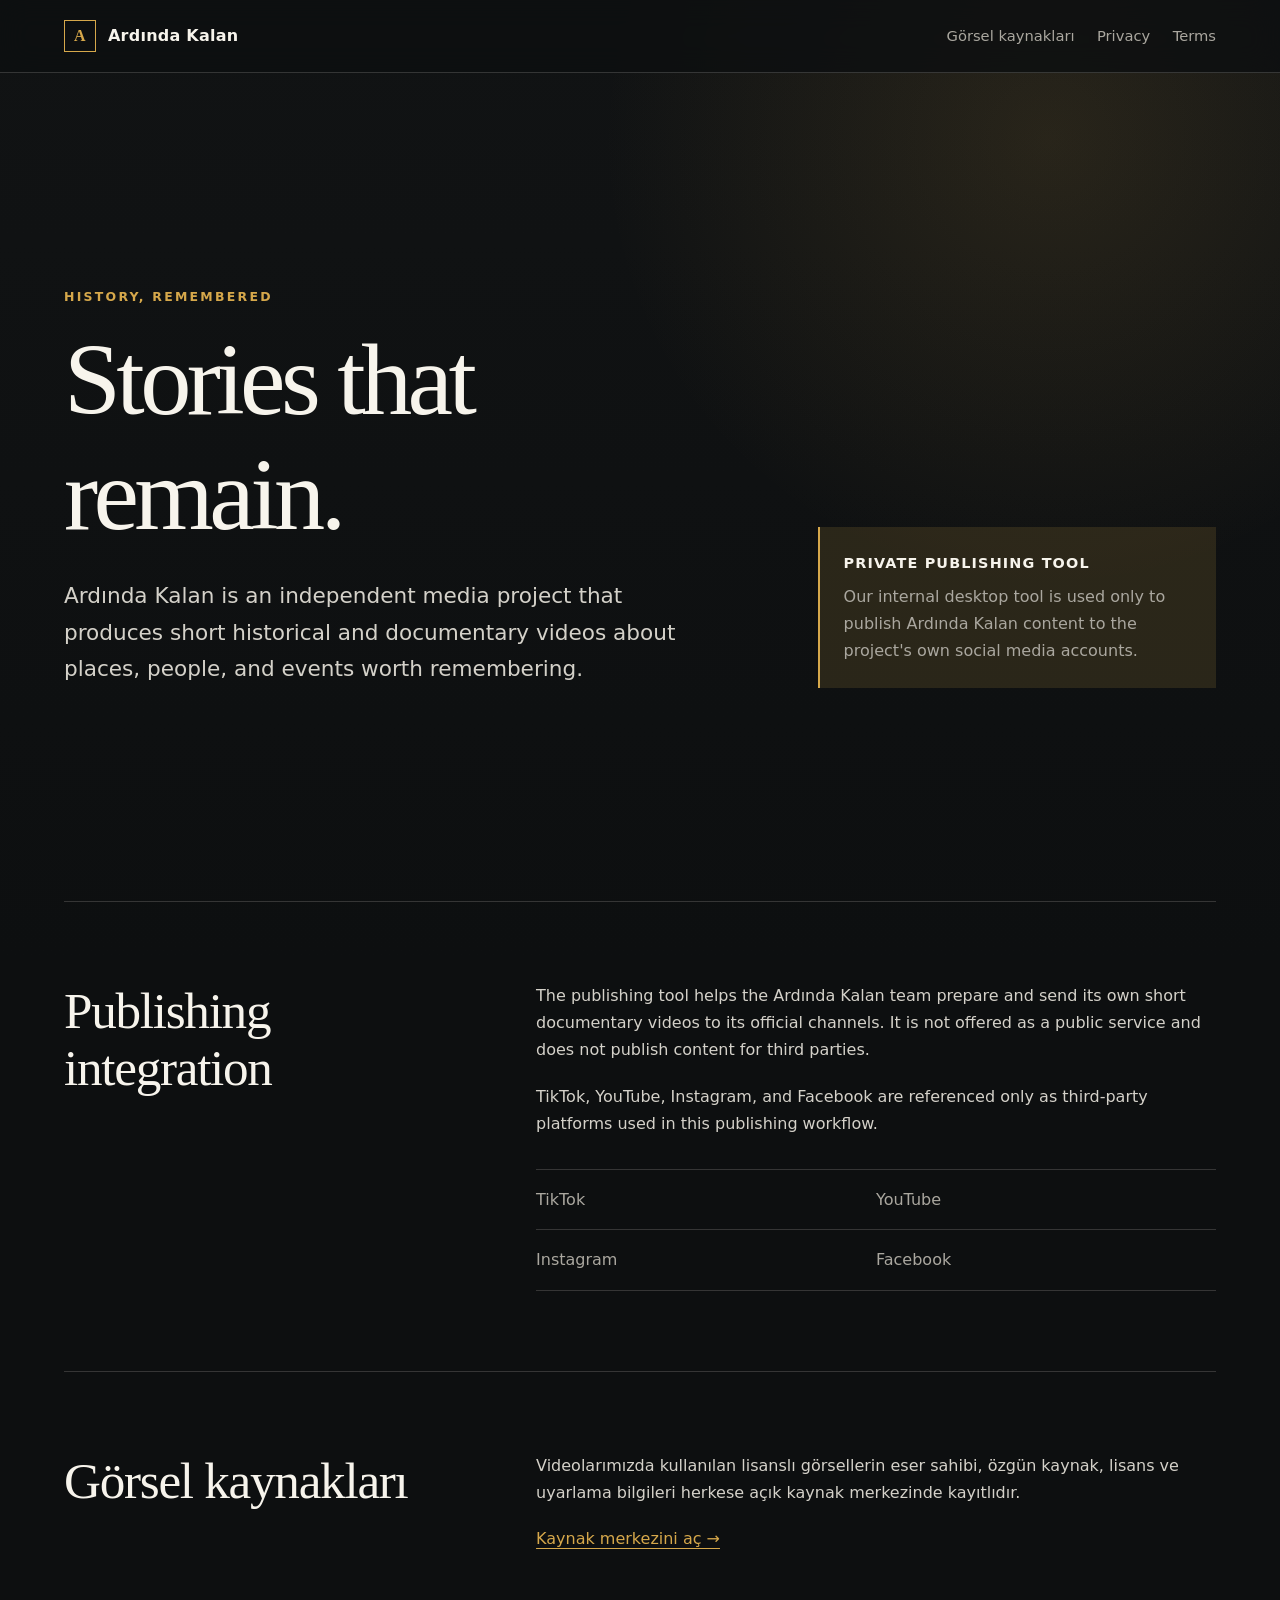
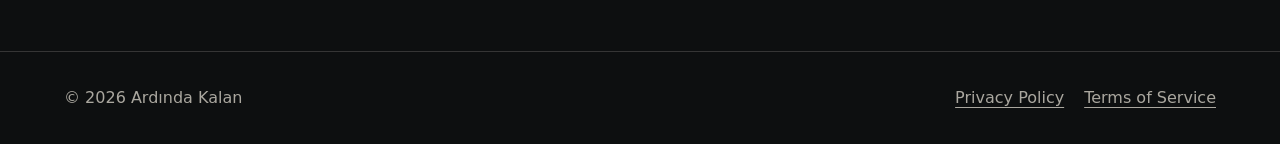
<file: index.html>
<!doctype html>
<html lang="en">
<head>
  <meta charset="utf-8">
  <meta name="viewport" content="width=device-width, initial-scale=1">
  <title>Ardında Kalan — Short Historical Documentaries</title>
  <meta name="description" content="Ardında Kalan is an independent media project producing short historical and documentary stories.">
  <link rel="icon" type="image/svg+xml" href="data:image/svg+xml,%3Csvg xmlns='http://www.w3.org/2000/svg' viewBox='0 0 32 32'%3E%3Crect width='32' height='32' fill='%230d0f10'/%3E%3Cpath d='M8 25 16 6l8 19h-4l-1.7-4.5h-5L11.6 25Zm6.5-8h2.6L15.8 13Z' fill='%23d6a84b'/%3E%3C/svg%3E">
  <link rel="stylesheet" href="styles.css">
</head>
<body>
  <header class="site-header">
    <nav class="nav" aria-label="Primary navigation">
      <a class="brand" href="index.html"><span class="brand-mark" aria-hidden="true">A</span> Ardında Kalan</a>
      <div class="nav-links">
        <a href="sources/index.html">Görsel kaynakları</a>
        <a href="privacy.html">Privacy</a>
        <a href="terms.html">Terms</a>
      </div>
    </nav>
  </header>
  <main>
    <section class="hero">
      <div>
        <p class="eyebrow">History, remembered</p>
        <h1>Stories that remain.</h1>
        <p class="lead">Ardında Kalan is an independent media project that produces short historical and documentary videos about places, people, and events worth remembering.</p>
      </div>
      <aside class="hero-note">
        <strong>Private publishing tool</strong>
        <p>Our internal desktop tool is used only to publish Ardında Kalan content to the project's own social media accounts.</p>
      </aside>
    </section>
    <section class="content-block" aria-labelledby="integration-title">
      <h2 id="integration-title">Publishing integration</h2>
      <div>
        <p>The publishing tool helps the Ardında Kalan team prepare and send its own short documentary videos to its official channels. It is not offered as a public service and does not publish content for third parties.</p>
        <p>TikTok, YouTube, Instagram, and Facebook are referenced only as third-party platforms used in this publishing workflow.</p>
        <ul class="platforms" aria-label="Supported publishing destinations">
          <li>TikTok</li>
          <li>YouTube</li>
          <li>Instagram</li>
          <li>Facebook</li>
        </ul>
      </div>
    </section>
      <section class="content-block" aria-labelledby="sources-title">
      <h2 id="sources-title">Görsel kaynakları</h2>
      <div><p>Videolarımızda kullanılan lisanslı görsellerin eser sahibi, özgün kaynak, lisans ve uyarlama bilgileri herkese açık kaynak merkezinde kayıtlıdır.</p><p><a class="text-link" href="sources/index.html">Kaynak merkezini aç →</a></p></div>
    </section>
  </main>
  <footer class="site-footer">
    <div class="footer-inner">
      <span>© 2026 Ardında Kalan</span>
      <div class="footer-links"><a href="privacy.html">Privacy Policy</a><a href="terms.html">Terms of Service</a></div>
    </div>
  </footer>
</body>
</html>
</file>
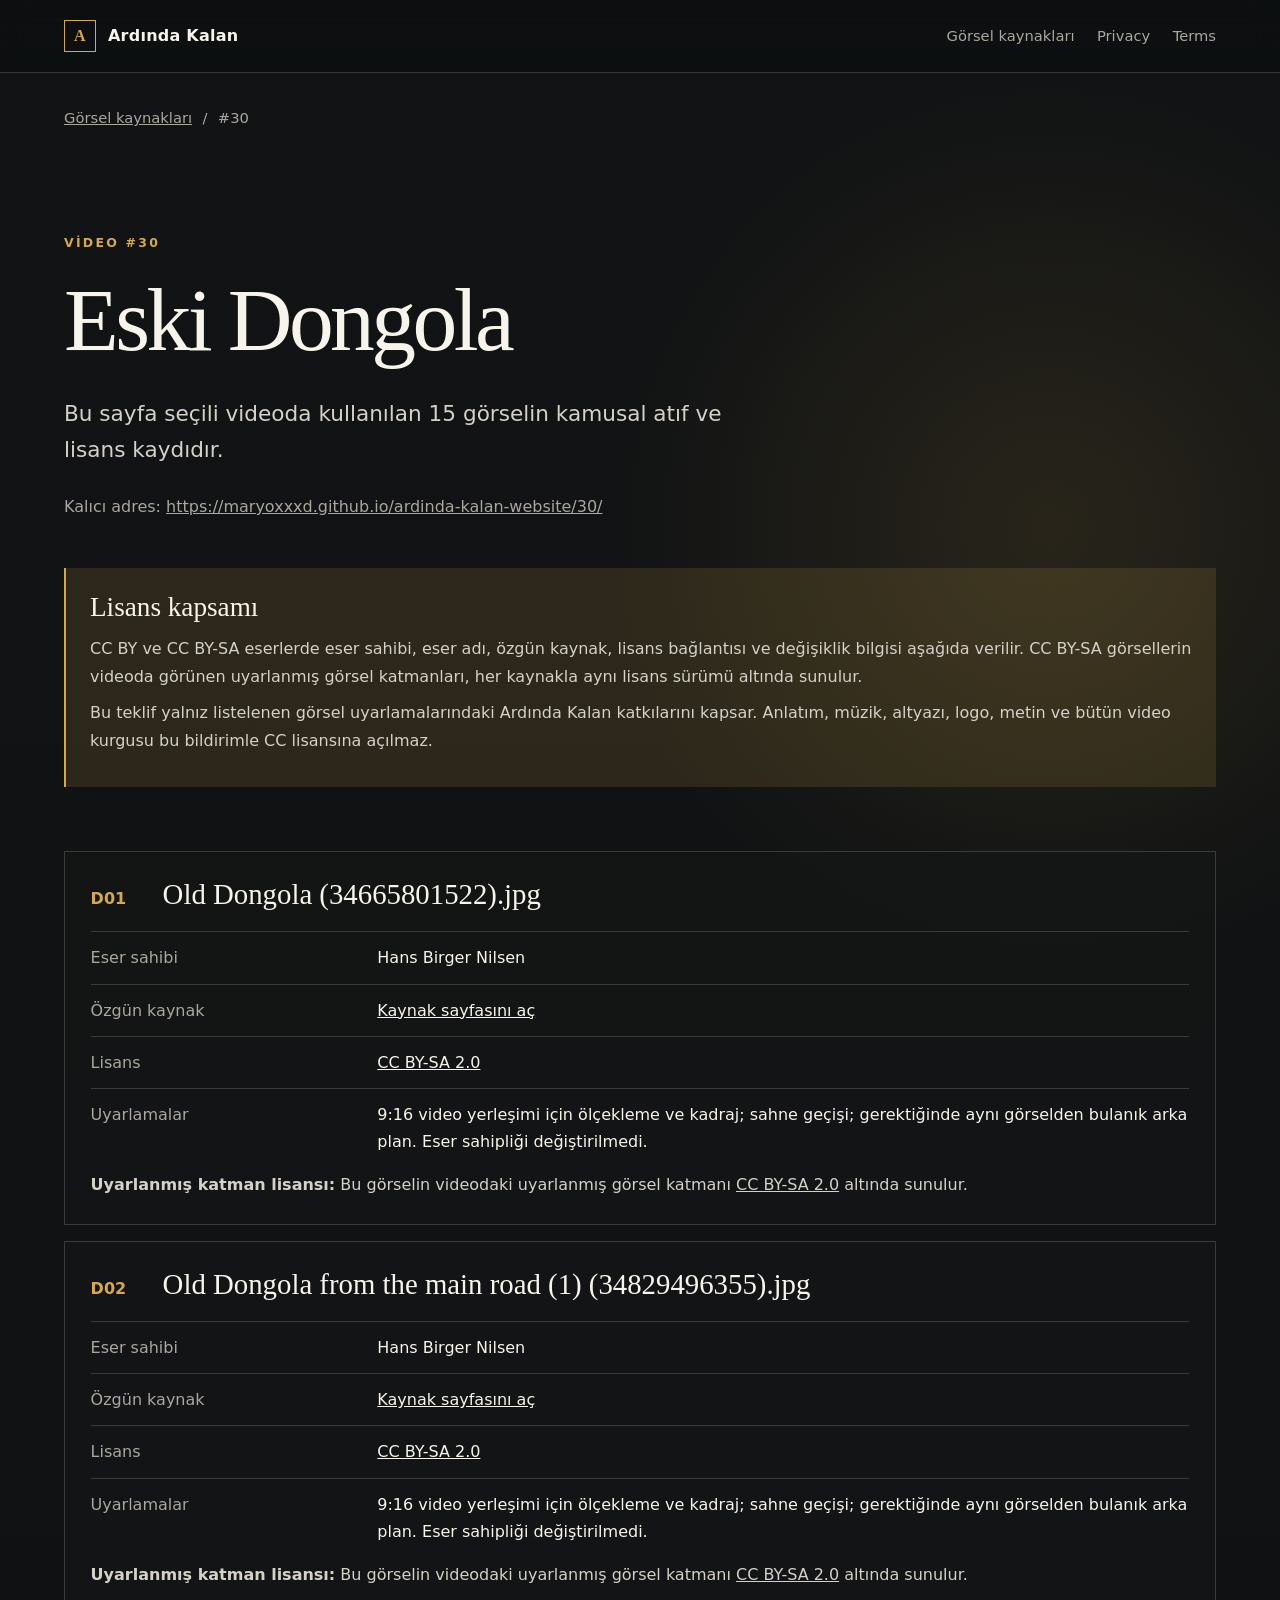
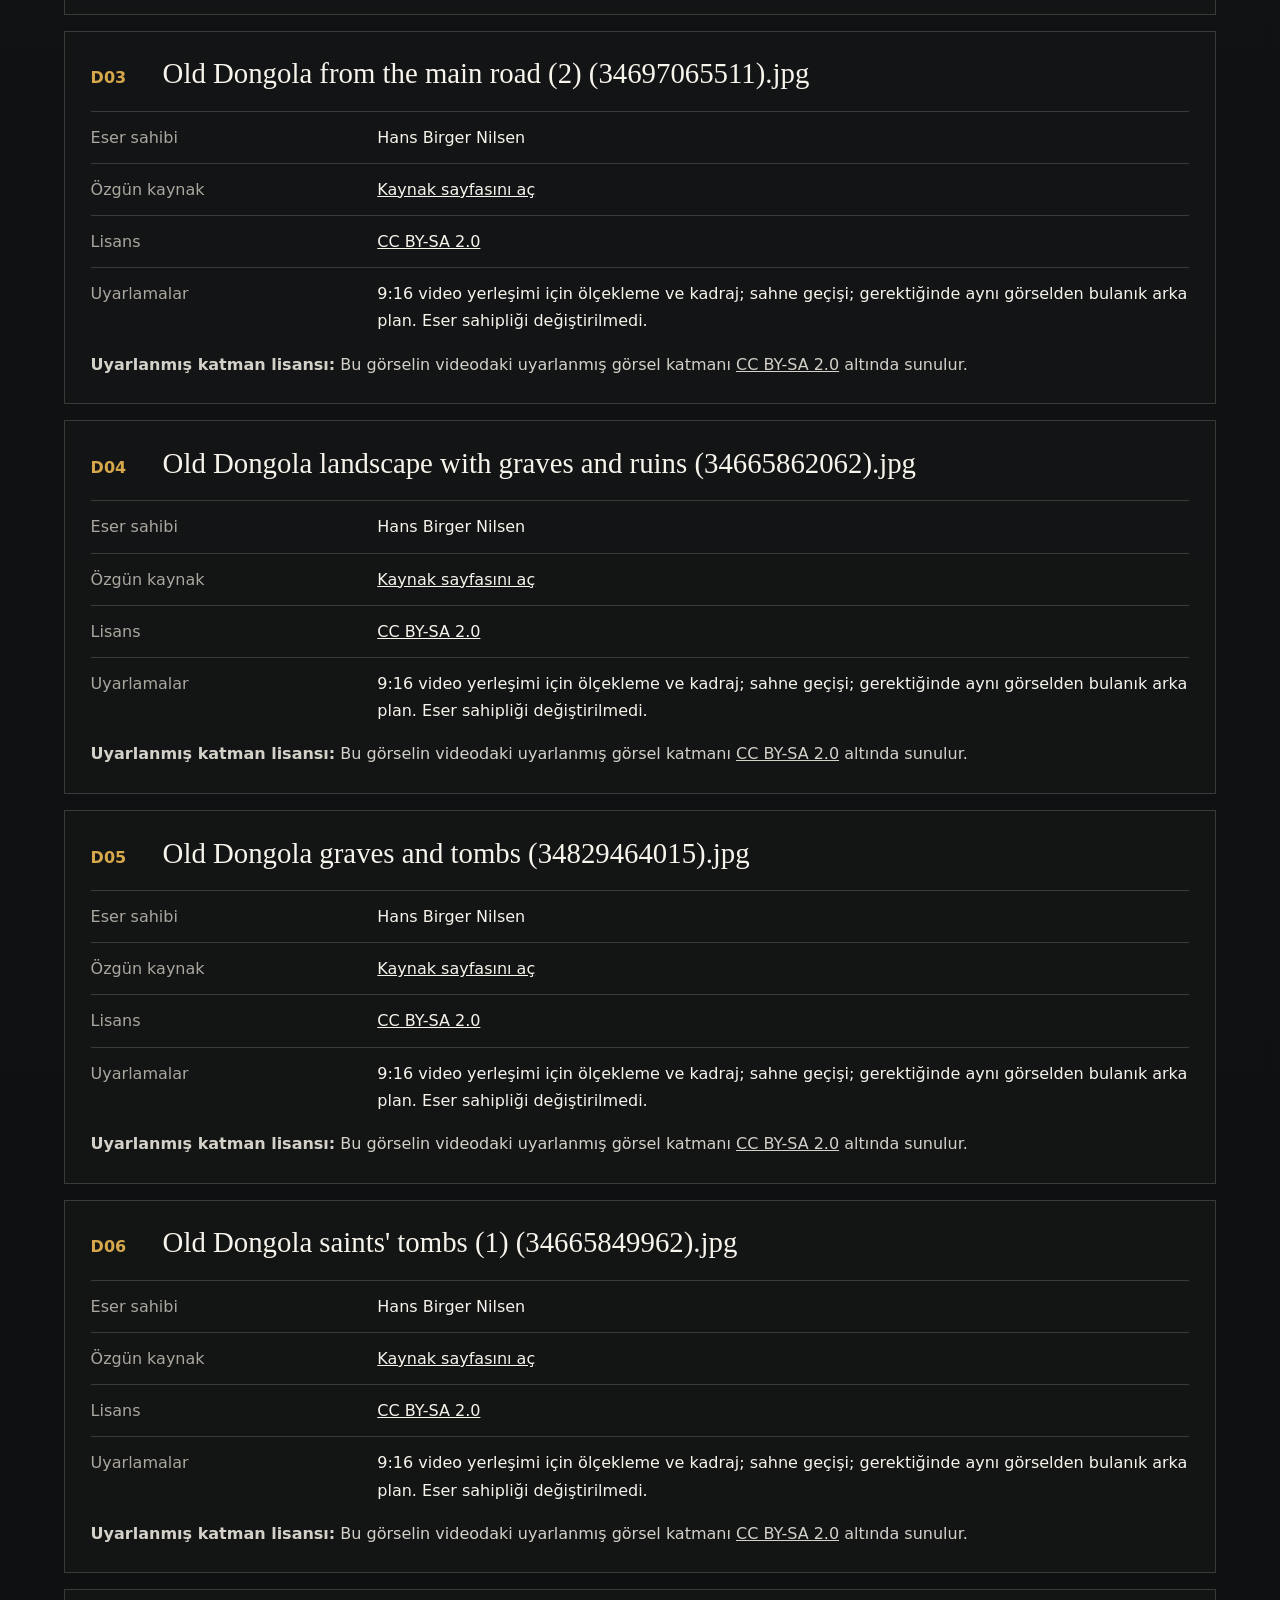
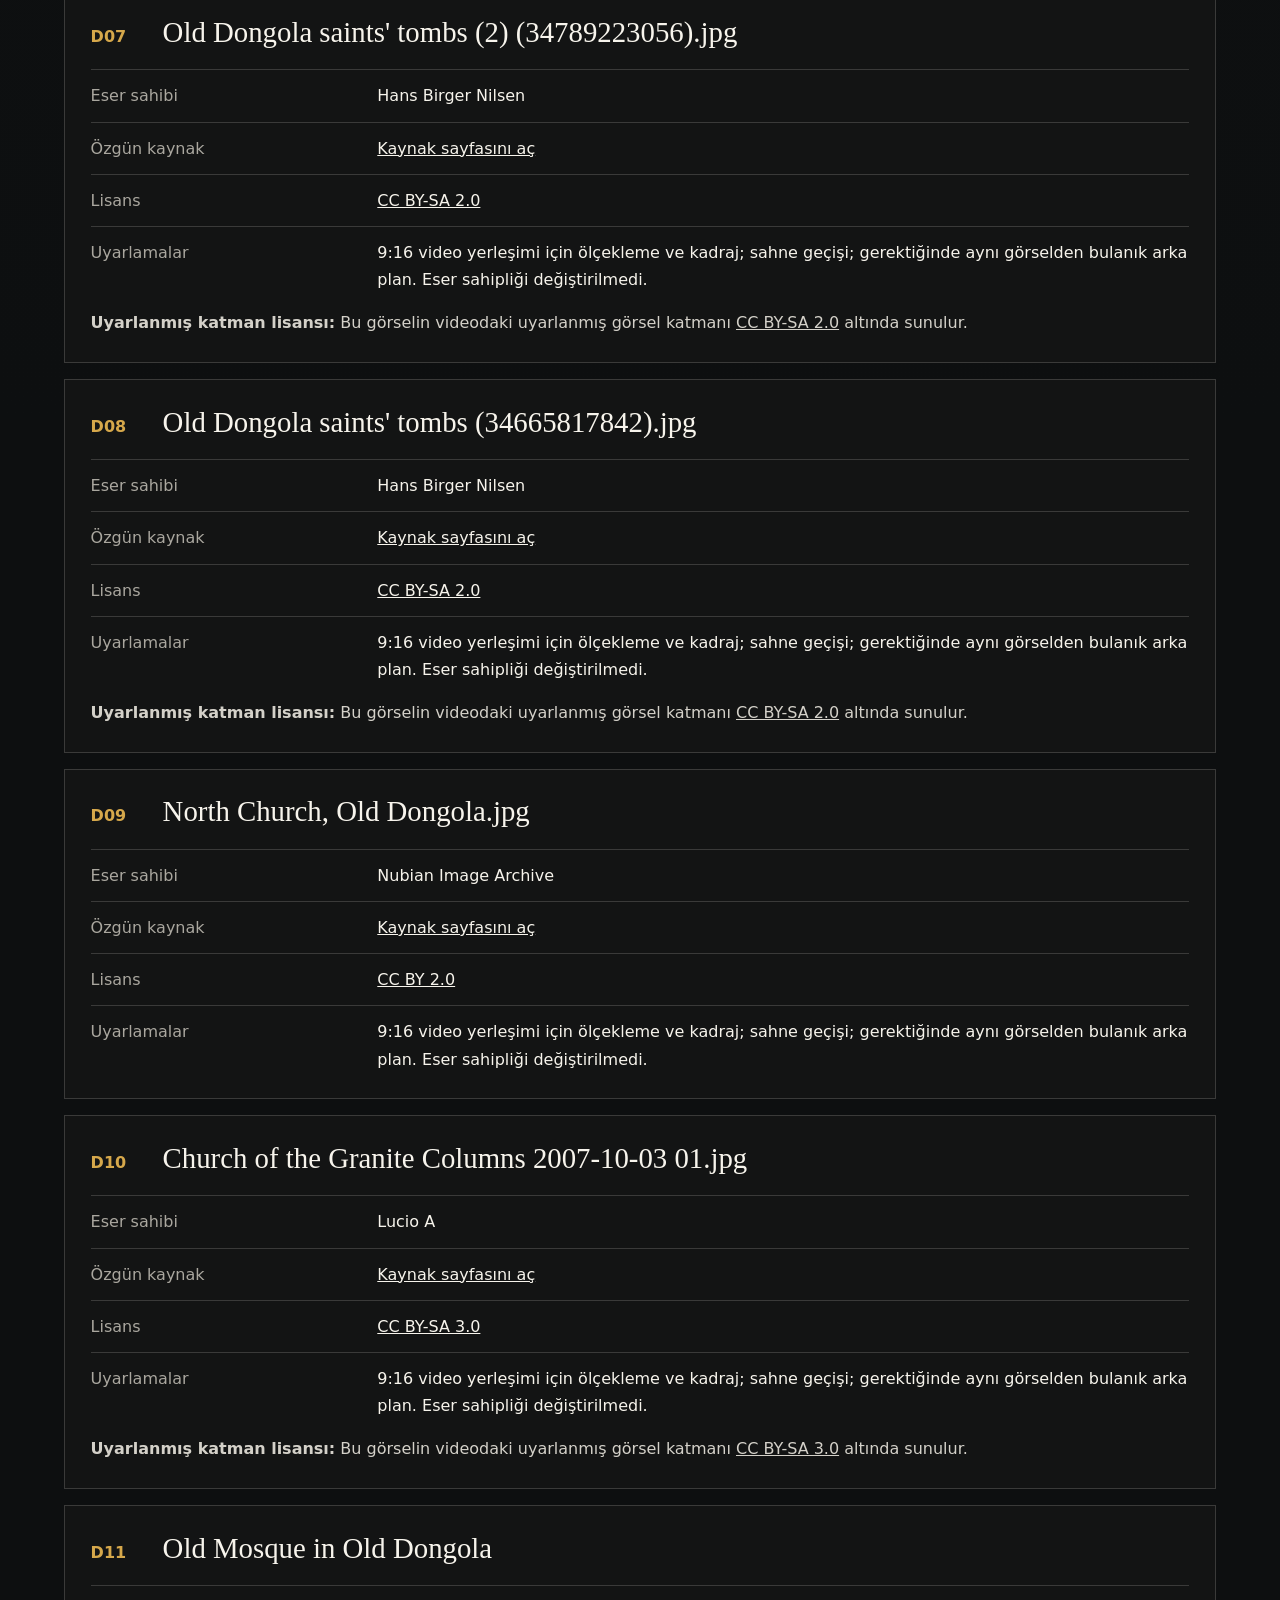
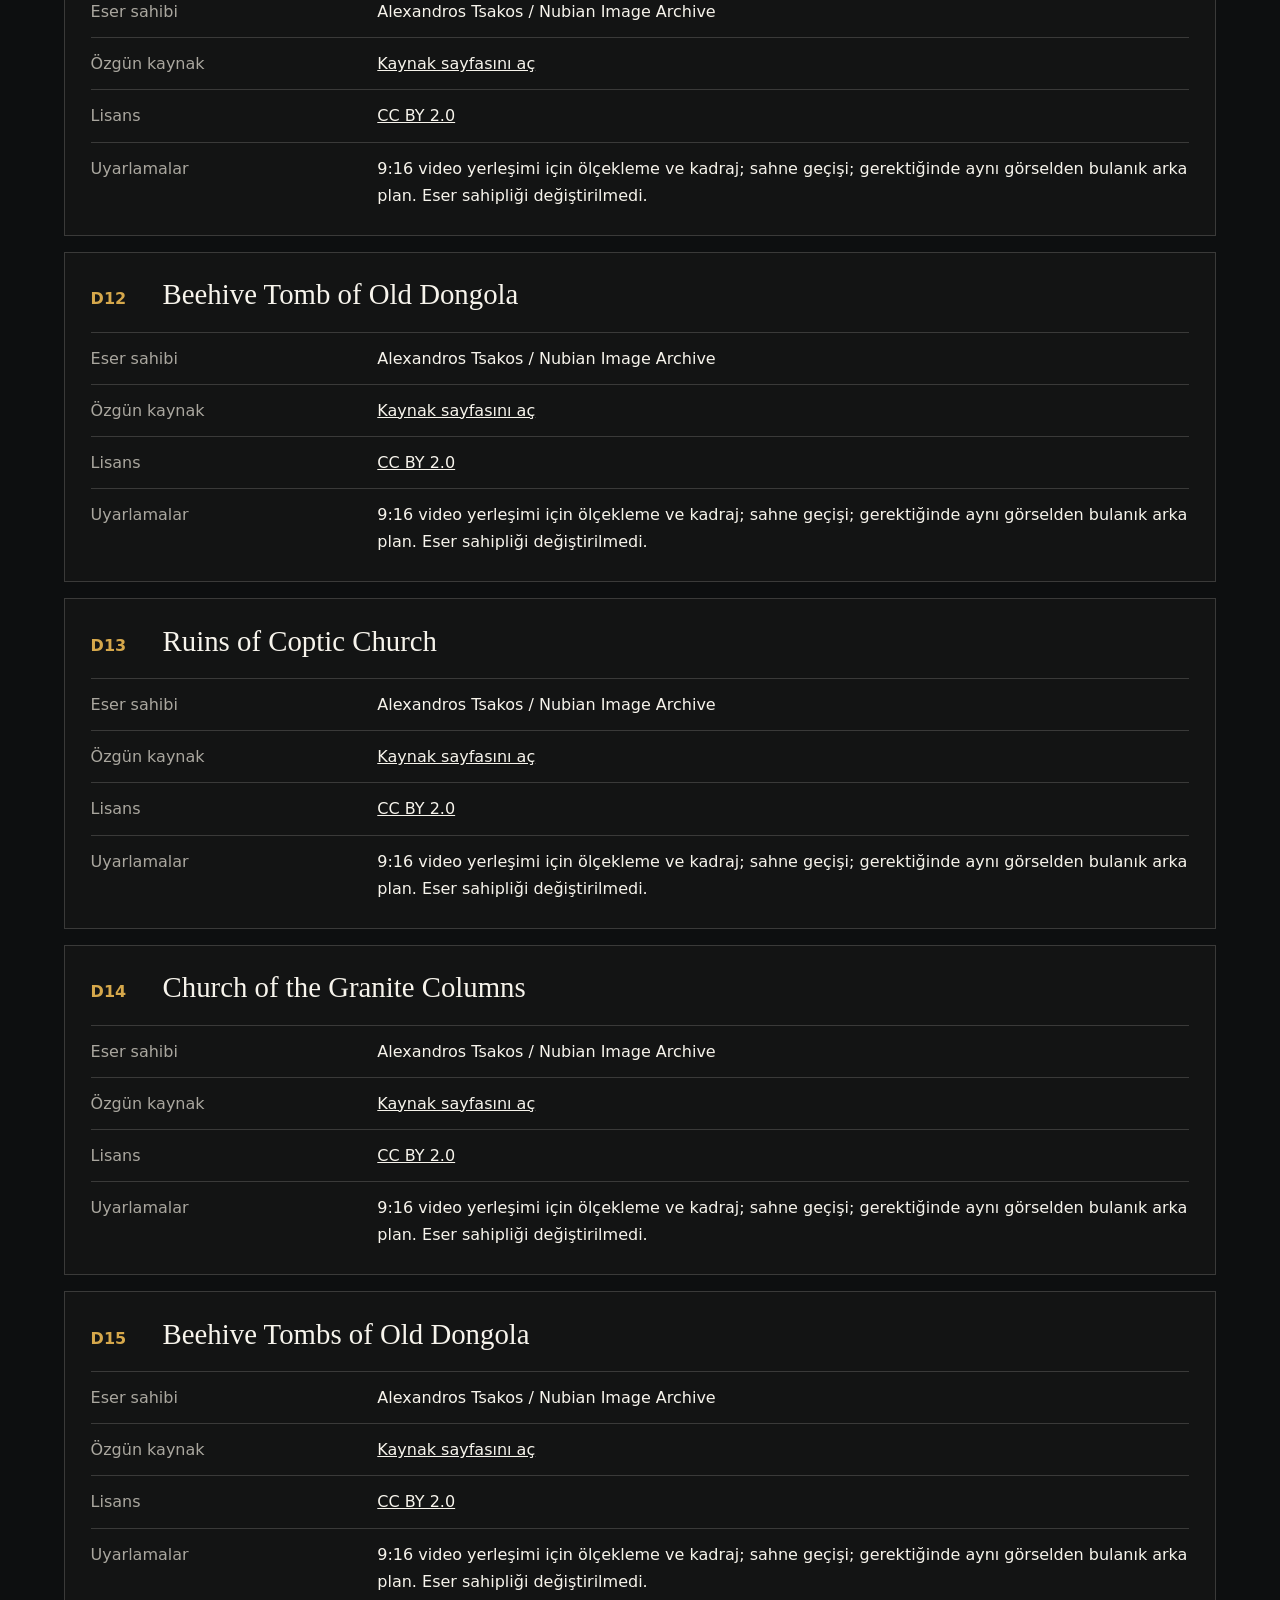
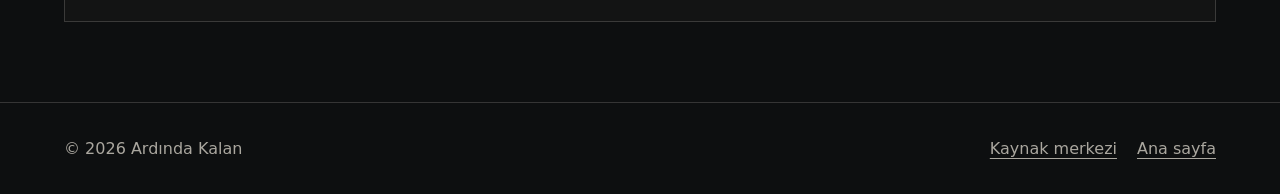
<file: 30/index.html>
<!doctype html>
<html lang="tr">
<head>
  <meta charset="utf-8">
  <meta name="viewport" content="width=device-width, initial-scale=1">
  <title>#30 Eski Dongola — Görsel kaynakları — Ardında Kalan</title>
  <meta name="description" content="Eski Dongola videosunda kullanılan görsellerin eser sahibi, kaynak, lisans ve uyarlama bilgileri">
  <link rel="stylesheet" href="../styles.css">
</head>
<body>
  <header class="site-header"><nav class="nav" aria-label="Ana gezinme">
    <a class="brand" href="../index.html"><span class="brand-mark" aria-hidden="true">A</span> Ardında Kalan</a>
    <div class="nav-links"><a href="../sources/index.html">Görsel kaynakları</a><a href="../privacy.html">Privacy</a><a href="../terms.html">Terms</a></div>
  </nav></header>
  <main><nav class="breadcrumbs" aria-label="İçerik yolu"><a href="../">Görsel kaynakları</a><span>/</span><span>#30</span></nav>
<section class="source-title">
  <p class="eyebrow">Video #30</p><h1>Eski Dongola</h1>
  <p class="lead">Bu sayfa seçili videoda kullanılan 15 görselin kamusal atıf ve lisans kaydıdır.</p>
  <div class="source-meta"><span>Kalıcı adres: <a href="https://maryoxxxd.github.io/ardinda-kalan-website/30/">https://maryoxxxd.github.io/ardinda-kalan-website/30/</a></span></div>
</section>
<section class="license-note"><h2>Lisans kapsamı</h2>
  <p>CC BY ve CC BY-SA eserlerde eser sahibi, eser adı, özgün kaynak, lisans bağlantısı ve değişiklik bilgisi aşağıda verilir. CC BY-SA görsellerin videoda görünen uyarlanmış görsel katmanları, her kaynakla aynı lisans sürümü altında sunulur.</p>
  <p>Bu teklif yalnız listelenen görsel uyarlamalarındaki Ardında Kalan katkılarını kapsar. Anlatım, müzik, altyazı, logo, metin ve bütün video kurgusu bu bildirimle CC lisansına açılmaz.</p>
</section>
<section class="source-list" aria-label="Görsel atıfları"><article class="source-entry" id="D01">
      <div class="source-entry-head"><span>D01</span><h2>Old Dongola (34665801522).jpg</h2></div>
      <dl>
        <div><dt>Eser sahibi</dt><dd>Hans Birger Nilsen</dd></div>
        <div><dt>Özgün kaynak</dt><dd><a href="https://commons.wikimedia.org/wiki/File:Old_Dongola_(34665801522).jpg" rel="noopener noreferrer">Kaynak sayfasını aç</a></dd></div>
        <div><dt>Lisans</dt><dd><a href="https://creativecommons.org/licenses/by-sa/2.0" rel="license noopener noreferrer">CC BY-SA 2.0</a></dd></div>
        <div><dt>Uyarlamalar</dt><dd>9:16 video yerleşimi için ölçekleme ve kadraj; sahne geçişi; gerektiğinde aynı görselden bulanık arka plan. Eser sahipliği değiştirilmedi.</dd></div>
      </dl>
      <p><strong>Uyarlanmış katman lisansı:</strong> Bu görselin videodaki uyarlanmış görsel katmanı <a rel="license" href="https://creativecommons.org/licenses/by-sa/2.0">CC BY-SA 2.0</a> altında sunulur.</p>
    </article>
<article class="source-entry" id="D02">
      <div class="source-entry-head"><span>D02</span><h2>Old Dongola from the main road (1) (34829496355).jpg</h2></div>
      <dl>
        <div><dt>Eser sahibi</dt><dd>Hans Birger Nilsen</dd></div>
        <div><dt>Özgün kaynak</dt><dd><a href="https://commons.wikimedia.org/wiki/File:Old_Dongola_from_the_main_road_(1)_(34829496355).jpg" rel="noopener noreferrer">Kaynak sayfasını aç</a></dd></div>
        <div><dt>Lisans</dt><dd><a href="https://creativecommons.org/licenses/by-sa/2.0" rel="license noopener noreferrer">CC BY-SA 2.0</a></dd></div>
        <div><dt>Uyarlamalar</dt><dd>9:16 video yerleşimi için ölçekleme ve kadraj; sahne geçişi; gerektiğinde aynı görselden bulanık arka plan. Eser sahipliği değiştirilmedi.</dd></div>
      </dl>
      <p><strong>Uyarlanmış katman lisansı:</strong> Bu görselin videodaki uyarlanmış görsel katmanı <a rel="license" href="https://creativecommons.org/licenses/by-sa/2.0">CC BY-SA 2.0</a> altında sunulur.</p>
    </article>
<article class="source-entry" id="D03">
      <div class="source-entry-head"><span>D03</span><h2>Old Dongola from the main road (2) (34697065511).jpg</h2></div>
      <dl>
        <div><dt>Eser sahibi</dt><dd>Hans Birger Nilsen</dd></div>
        <div><dt>Özgün kaynak</dt><dd><a href="https://commons.wikimedia.org/wiki/File:Old_Dongola_from_the_main_road_(2)_(34697065511).jpg" rel="noopener noreferrer">Kaynak sayfasını aç</a></dd></div>
        <div><dt>Lisans</dt><dd><a href="https://creativecommons.org/licenses/by-sa/2.0" rel="license noopener noreferrer">CC BY-SA 2.0</a></dd></div>
        <div><dt>Uyarlamalar</dt><dd>9:16 video yerleşimi için ölçekleme ve kadraj; sahne geçişi; gerektiğinde aynı görselden bulanık arka plan. Eser sahipliği değiştirilmedi.</dd></div>
      </dl>
      <p><strong>Uyarlanmış katman lisansı:</strong> Bu görselin videodaki uyarlanmış görsel katmanı <a rel="license" href="https://creativecommons.org/licenses/by-sa/2.0">CC BY-SA 2.0</a> altında sunulur.</p>
    </article>
<article class="source-entry" id="D04">
      <div class="source-entry-head"><span>D04</span><h2>Old Dongola landscape with graves and ruins (34665862062).jpg</h2></div>
      <dl>
        <div><dt>Eser sahibi</dt><dd>Hans Birger Nilsen</dd></div>
        <div><dt>Özgün kaynak</dt><dd><a href="https://commons.wikimedia.org/wiki/File:Old_Dongola_landscape_with_graves_and_ruins_(34665862062).jpg" rel="noopener noreferrer">Kaynak sayfasını aç</a></dd></div>
        <div><dt>Lisans</dt><dd><a href="https://creativecommons.org/licenses/by-sa/2.0" rel="license noopener noreferrer">CC BY-SA 2.0</a></dd></div>
        <div><dt>Uyarlamalar</dt><dd>9:16 video yerleşimi için ölçekleme ve kadraj; sahne geçişi; gerektiğinde aynı görselden bulanık arka plan. Eser sahipliği değiştirilmedi.</dd></div>
      </dl>
      <p><strong>Uyarlanmış katman lisansı:</strong> Bu görselin videodaki uyarlanmış görsel katmanı <a rel="license" href="https://creativecommons.org/licenses/by-sa/2.0">CC BY-SA 2.0</a> altında sunulur.</p>
    </article>
<article class="source-entry" id="D05">
      <div class="source-entry-head"><span>D05</span><h2>Old Dongola graves and tombs (34829464015).jpg</h2></div>
      <dl>
        <div><dt>Eser sahibi</dt><dd>Hans Birger Nilsen</dd></div>
        <div><dt>Özgün kaynak</dt><dd><a href="https://commons.wikimedia.org/wiki/File:Old_Dongola_graves_and_tombs_(34829464015).jpg" rel="noopener noreferrer">Kaynak sayfasını aç</a></dd></div>
        <div><dt>Lisans</dt><dd><a href="https://creativecommons.org/licenses/by-sa/2.0" rel="license noopener noreferrer">CC BY-SA 2.0</a></dd></div>
        <div><dt>Uyarlamalar</dt><dd>9:16 video yerleşimi için ölçekleme ve kadraj; sahne geçişi; gerektiğinde aynı görselden bulanık arka plan. Eser sahipliği değiştirilmedi.</dd></div>
      </dl>
      <p><strong>Uyarlanmış katman lisansı:</strong> Bu görselin videodaki uyarlanmış görsel katmanı <a rel="license" href="https://creativecommons.org/licenses/by-sa/2.0">CC BY-SA 2.0</a> altında sunulur.</p>
    </article>
<article class="source-entry" id="D06">
      <div class="source-entry-head"><span>D06</span><h2>Old Dongola saints&#39; tombs (1) (34665849962).jpg</h2></div>
      <dl>
        <div><dt>Eser sahibi</dt><dd>Hans Birger Nilsen</dd></div>
        <div><dt>Özgün kaynak</dt><dd><a href="https://commons.wikimedia.org/wiki/File:Old_Dongola_saints%27_tombs_(1)_(34665849962).jpg" rel="noopener noreferrer">Kaynak sayfasını aç</a></dd></div>
        <div><dt>Lisans</dt><dd><a href="https://creativecommons.org/licenses/by-sa/2.0" rel="license noopener noreferrer">CC BY-SA 2.0</a></dd></div>
        <div><dt>Uyarlamalar</dt><dd>9:16 video yerleşimi için ölçekleme ve kadraj; sahne geçişi; gerektiğinde aynı görselden bulanık arka plan. Eser sahipliği değiştirilmedi.</dd></div>
      </dl>
      <p><strong>Uyarlanmış katman lisansı:</strong> Bu görselin videodaki uyarlanmış görsel katmanı <a rel="license" href="https://creativecommons.org/licenses/by-sa/2.0">CC BY-SA 2.0</a> altında sunulur.</p>
    </article>
<article class="source-entry" id="D07">
      <div class="source-entry-head"><span>D07</span><h2>Old Dongola saints&#39; tombs (2) (34789223056).jpg</h2></div>
      <dl>
        <div><dt>Eser sahibi</dt><dd>Hans Birger Nilsen</dd></div>
        <div><dt>Özgün kaynak</dt><dd><a href="https://commons.wikimedia.org/wiki/File:Old_Dongola_saints%27_tombs_(2)_(34789223056).jpg" rel="noopener noreferrer">Kaynak sayfasını aç</a></dd></div>
        <div><dt>Lisans</dt><dd><a href="https://creativecommons.org/licenses/by-sa/2.0" rel="license noopener noreferrer">CC BY-SA 2.0</a></dd></div>
        <div><dt>Uyarlamalar</dt><dd>9:16 video yerleşimi için ölçekleme ve kadraj; sahne geçişi; gerektiğinde aynı görselden bulanık arka plan. Eser sahipliği değiştirilmedi.</dd></div>
      </dl>
      <p><strong>Uyarlanmış katman lisansı:</strong> Bu görselin videodaki uyarlanmış görsel katmanı <a rel="license" href="https://creativecommons.org/licenses/by-sa/2.0">CC BY-SA 2.0</a> altında sunulur.</p>
    </article>
<article class="source-entry" id="D08">
      <div class="source-entry-head"><span>D08</span><h2>Old Dongola saints&#39; tombs (34665817842).jpg</h2></div>
      <dl>
        <div><dt>Eser sahibi</dt><dd>Hans Birger Nilsen</dd></div>
        <div><dt>Özgün kaynak</dt><dd><a href="https://commons.wikimedia.org/wiki/File:Old_Dongola_saints%27_tombs_(34665817842).jpg" rel="noopener noreferrer">Kaynak sayfasını aç</a></dd></div>
        <div><dt>Lisans</dt><dd><a href="https://creativecommons.org/licenses/by-sa/2.0" rel="license noopener noreferrer">CC BY-SA 2.0</a></dd></div>
        <div><dt>Uyarlamalar</dt><dd>9:16 video yerleşimi için ölçekleme ve kadraj; sahne geçişi; gerektiğinde aynı görselden bulanık arka plan. Eser sahipliği değiştirilmedi.</dd></div>
      </dl>
      <p><strong>Uyarlanmış katman lisansı:</strong> Bu görselin videodaki uyarlanmış görsel katmanı <a rel="license" href="https://creativecommons.org/licenses/by-sa/2.0">CC BY-SA 2.0</a> altında sunulur.</p>
    </article>
<article class="source-entry" id="D09">
      <div class="source-entry-head"><span>D09</span><h2>North Church, Old Dongola.jpg</h2></div>
      <dl>
        <div><dt>Eser sahibi</dt><dd>Nubian Image Archive</dd></div>
        <div><dt>Özgün kaynak</dt><dd><a href="https://commons.wikimedia.org/wiki/File:North_Church,_Old_Dongola.jpg" rel="noopener noreferrer">Kaynak sayfasını aç</a></dd></div>
        <div><dt>Lisans</dt><dd><a href="https://creativecommons.org/licenses/by/2.0" rel="license noopener noreferrer">CC BY 2.0</a></dd></div>
        <div><dt>Uyarlamalar</dt><dd>9:16 video yerleşimi için ölçekleme ve kadraj; sahne geçişi; gerektiğinde aynı görselden bulanık arka plan. Eser sahipliği değiştirilmedi.</dd></div>
      </dl>
      
    </article>
<article class="source-entry" id="D10">
      <div class="source-entry-head"><span>D10</span><h2>Church of the Granite Columns 2007-10-03 01.jpg</h2></div>
      <dl>
        <div><dt>Eser sahibi</dt><dd>Lucio A</dd></div>
        <div><dt>Özgün kaynak</dt><dd><a href="https://commons.wikimedia.org/wiki/File:Church_of_the_Granite_Columns_2007-10-03_01.jpg" rel="noopener noreferrer">Kaynak sayfasını aç</a></dd></div>
        <div><dt>Lisans</dt><dd><a href="https://creativecommons.org/licenses/by-sa/3.0/" rel="license noopener noreferrer">CC BY-SA 3.0</a></dd></div>
        <div><dt>Uyarlamalar</dt><dd>9:16 video yerleşimi için ölçekleme ve kadraj; sahne geçişi; gerektiğinde aynı görselden bulanık arka plan. Eser sahipliği değiştirilmedi.</dd></div>
      </dl>
      <p><strong>Uyarlanmış katman lisansı:</strong> Bu görselin videodaki uyarlanmış görsel katmanı <a rel="license" href="https://creativecommons.org/licenses/by-sa/3.0/">CC BY-SA 3.0</a> altında sunulur.</p>
    </article>
<article class="source-entry" id="D11">
      <div class="source-entry-head"><span>D11</span><h2>Old Mosque in Old Dongola</h2></div>
      <dl>
        <div><dt>Eser sahibi</dt><dd>Alexandros Tsakos / Nubian Image Archive</dd></div>
        <div><dt>Özgün kaynak</dt><dd><a href="https://www.flickr.com/photos/132357696@N07/30494294702/" rel="noopener noreferrer">Kaynak sayfasını aç</a></dd></div>
        <div><dt>Lisans</dt><dd><a href="https://creativecommons.org/licenses/by/2.0/" rel="license noopener noreferrer">CC BY 2.0</a></dd></div>
        <div><dt>Uyarlamalar</dt><dd>9:16 video yerleşimi için ölçekleme ve kadraj; sahne geçişi; gerektiğinde aynı görselden bulanık arka plan. Eser sahipliği değiştirilmedi.</dd></div>
      </dl>
      
    </article>
<article class="source-entry" id="D12">
      <div class="source-entry-head"><span>D12</span><h2>Beehive Tomb of Old Dongola</h2></div>
      <dl>
        <div><dt>Eser sahibi</dt><dd>Alexandros Tsakos / Nubian Image Archive</dd></div>
        <div><dt>Özgün kaynak</dt><dd><a href="https://www.flickr.com/photos/132357696@N07/30611245905/" rel="noopener noreferrer">Kaynak sayfasını aç</a></dd></div>
        <div><dt>Lisans</dt><dd><a href="https://creativecommons.org/licenses/by/2.0/" rel="license noopener noreferrer">CC BY 2.0</a></dd></div>
        <div><dt>Uyarlamalar</dt><dd>9:16 video yerleşimi için ölçekleme ve kadraj; sahne geçişi; gerektiğinde aynı görselden bulanık arka plan. Eser sahipliği değiştirilmedi.</dd></div>
      </dl>
      
    </article>
<article class="source-entry" id="D13">
      <div class="source-entry-head"><span>D13</span><h2>Ruins of Coptic Church</h2></div>
      <dl>
        <div><dt>Eser sahibi</dt><dd>Alexandros Tsakos / Nubian Image Archive</dd></div>
        <div><dt>Özgün kaynak</dt><dd><a href="https://www.flickr.com/photos/132357696@N07/30494319142/" rel="noopener noreferrer">Kaynak sayfasını aç</a></dd></div>
        <div><dt>Lisans</dt><dd><a href="https://creativecommons.org/licenses/by/2.0/" rel="license noopener noreferrer">CC BY 2.0</a></dd></div>
        <div><dt>Uyarlamalar</dt><dd>9:16 video yerleşimi için ölçekleme ve kadraj; sahne geçişi; gerektiğinde aynı görselden bulanık arka plan. Eser sahipliği değiştirilmedi.</dd></div>
      </dl>
      
    </article>
<article class="source-entry" id="D14">
      <div class="source-entry-head"><span>D14</span><h2>Church of the Granite Columns</h2></div>
      <dl>
        <div><dt>Eser sahibi</dt><dd>Alexandros Tsakos / Nubian Image Archive</dd></div>
        <div><dt>Özgün kaynak</dt><dd><a href="https://www.flickr.com/photos/132357696@N07/30575013126/" rel="noopener noreferrer">Kaynak sayfasını aç</a></dd></div>
        <div><dt>Lisans</dt><dd><a href="https://creativecommons.org/licenses/by/2.0/" rel="license noopener noreferrer">CC BY 2.0</a></dd></div>
        <div><dt>Uyarlamalar</dt><dd>9:16 video yerleşimi için ölçekleme ve kadraj; sahne geçişi; gerektiğinde aynı görselden bulanık arka plan. Eser sahipliği değiştirilmedi.</dd></div>
      </dl>
      
    </article>
<article class="source-entry" id="D15">
      <div class="source-entry-head"><span>D15</span><h2>Beehive Tombs of Old Dongola</h2></div>
      <dl>
        <div><dt>Eser sahibi</dt><dd>Alexandros Tsakos / Nubian Image Archive</dd></div>
        <div><dt>Özgün kaynak</dt><dd><a href="https://www.flickr.com/photos/132357696@N07/29979413134/" rel="noopener noreferrer">Kaynak sayfasını aç</a></dd></div>
        <div><dt>Lisans</dt><dd><a href="https://creativecommons.org/licenses/by/2.0/" rel="license noopener noreferrer">CC BY 2.0</a></dd></div>
        <div><dt>Uyarlamalar</dt><dd>9:16 video yerleşimi için ölçekleme ve kadraj; sahne geçişi; gerektiğinde aynı görselden bulanık arka plan. Eser sahipliği değiştirilmedi.</dd></div>
      </dl>
      
    </article></section></main>
  <footer class="site-footer"><div class="footer-inner"><span>© 2026 Ardında Kalan</span><div class="footer-links"><a href="../sources/index.html">Kaynak merkezi</a><a href="../index.html">Ana sayfa</a></div></div></footer>
</body>
</html>
</file>
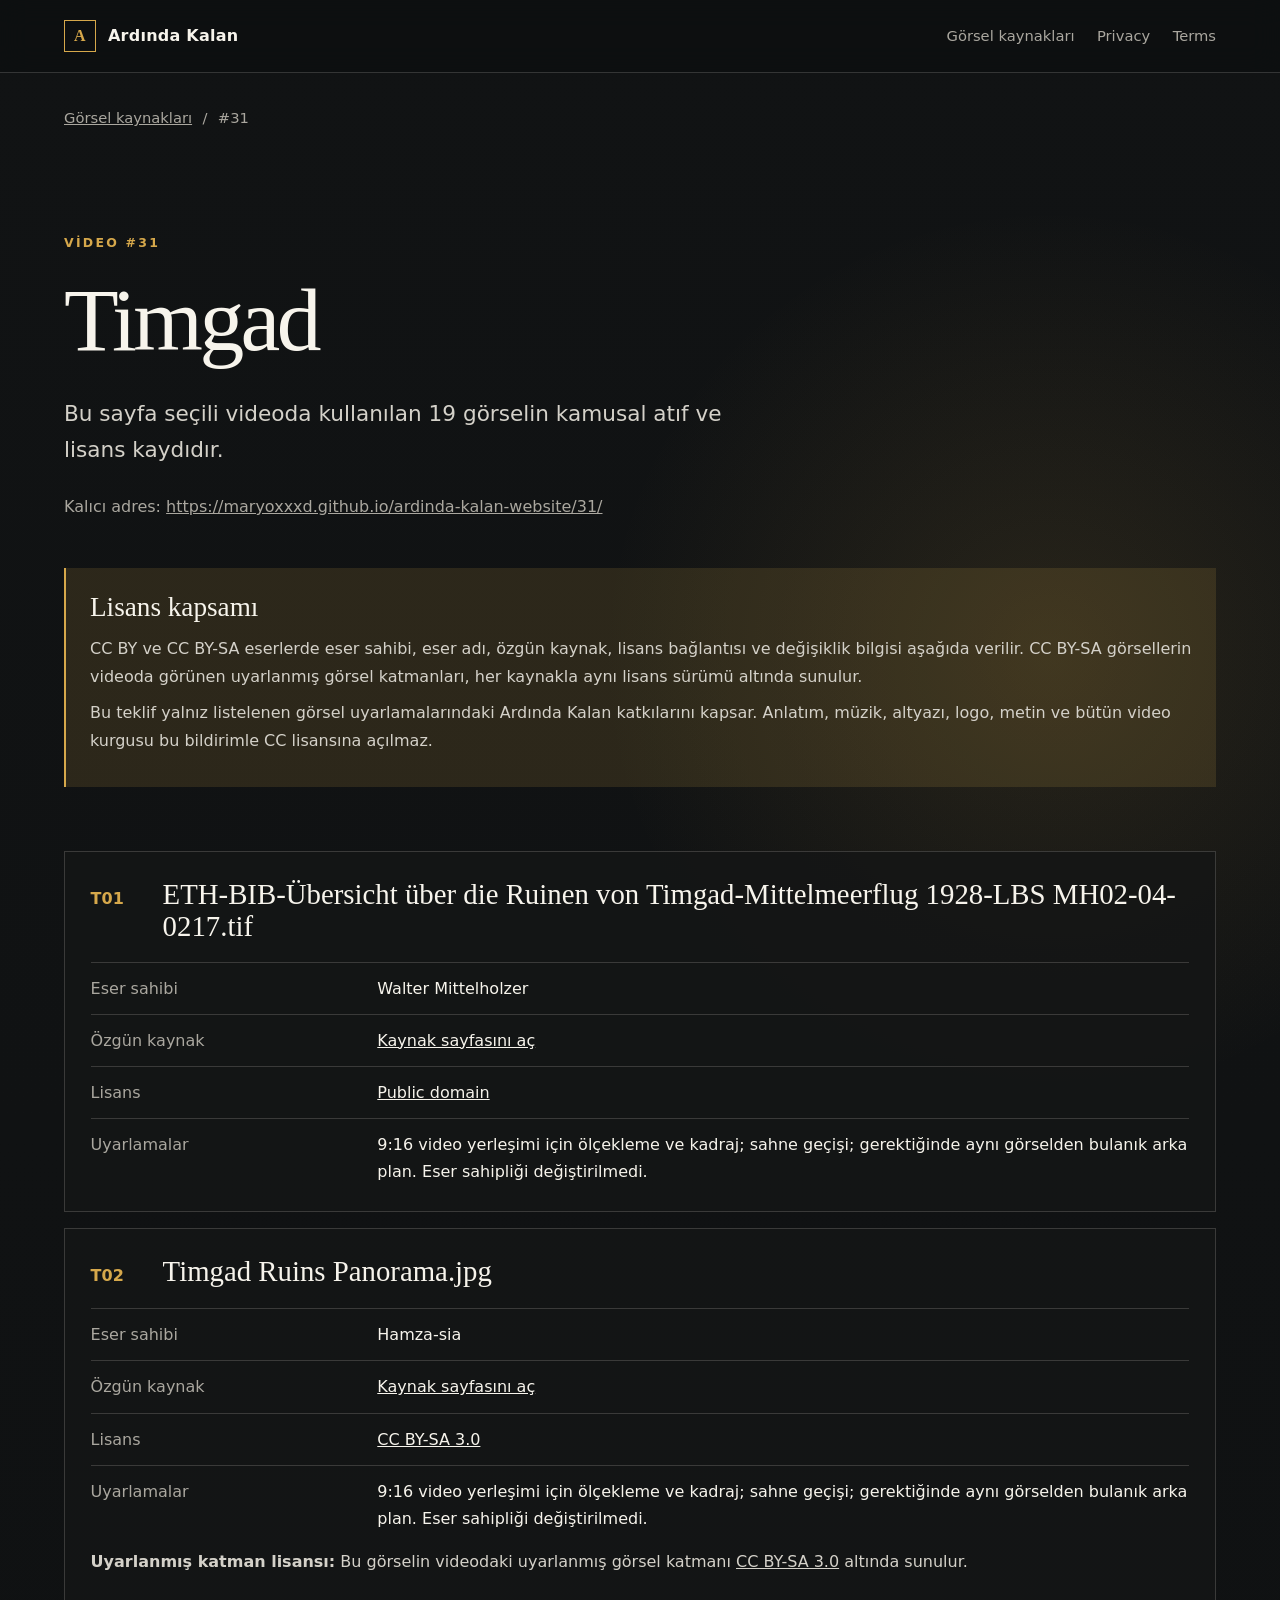
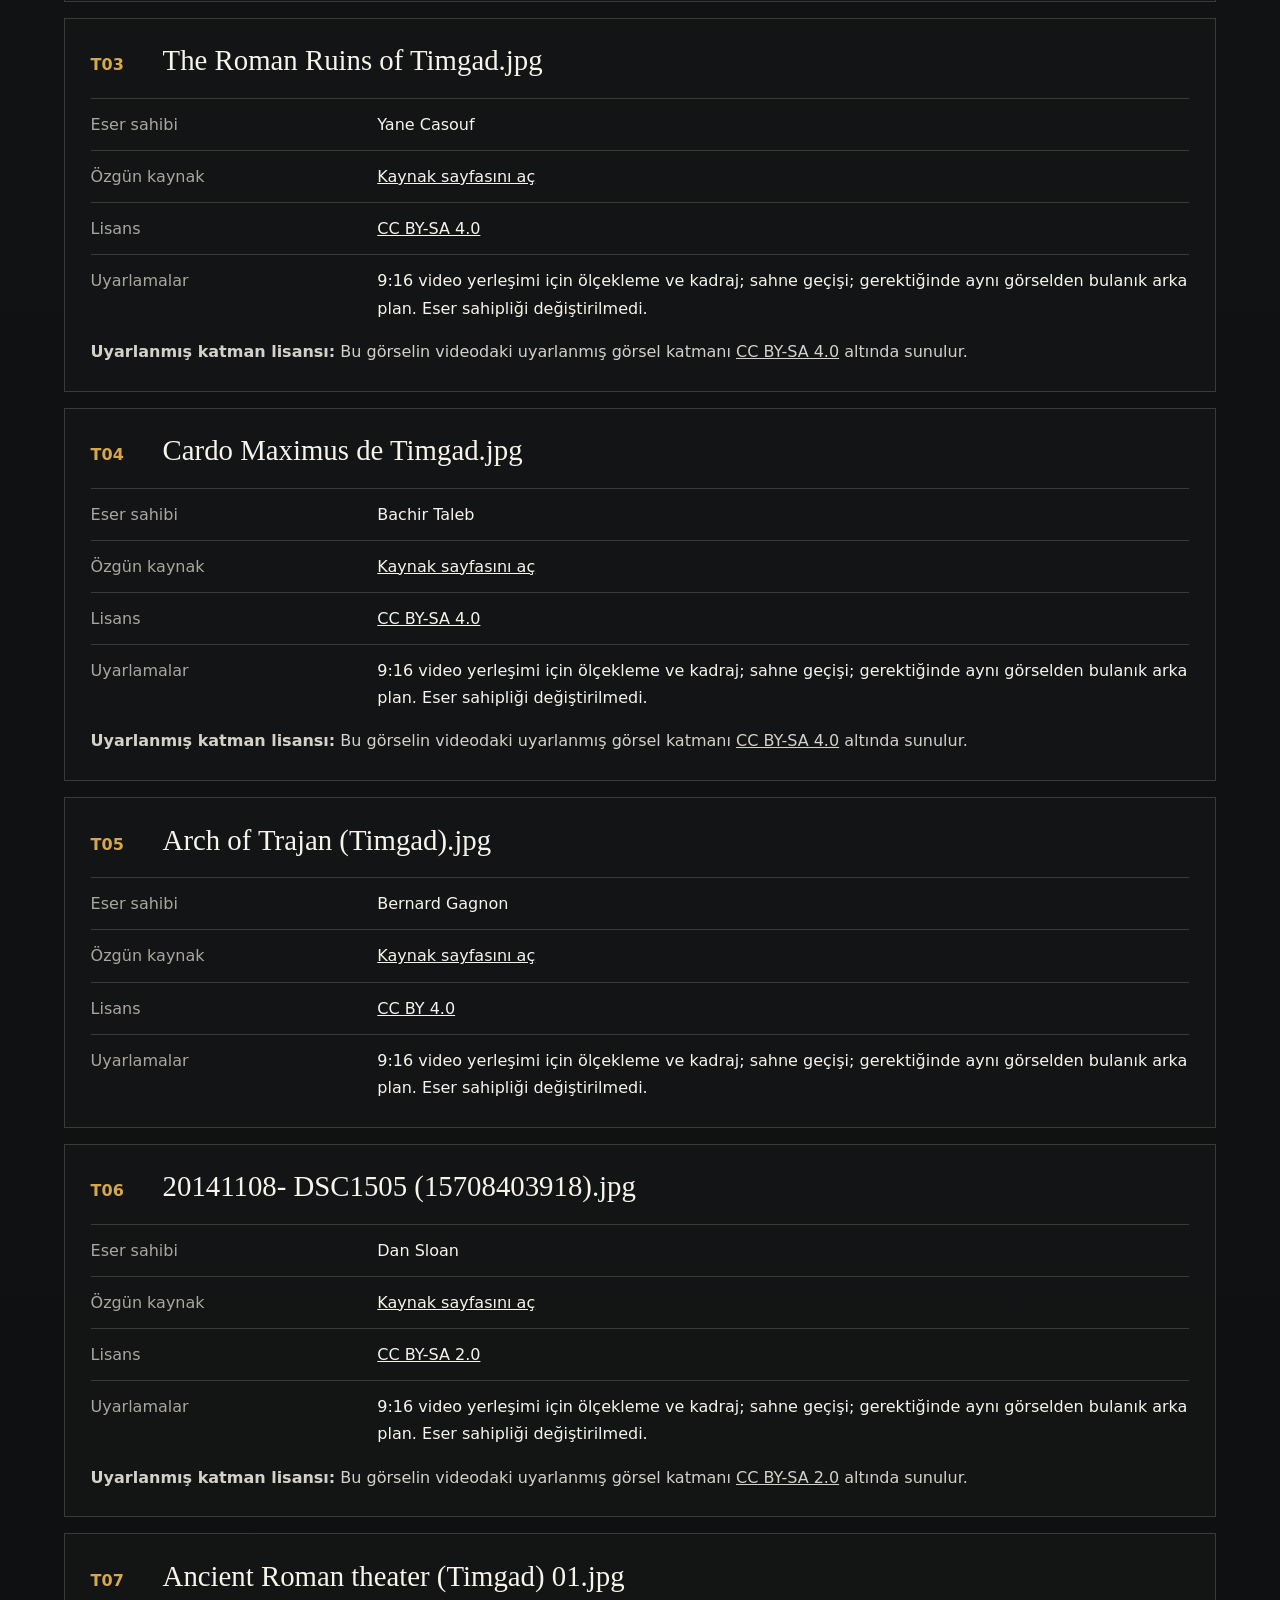
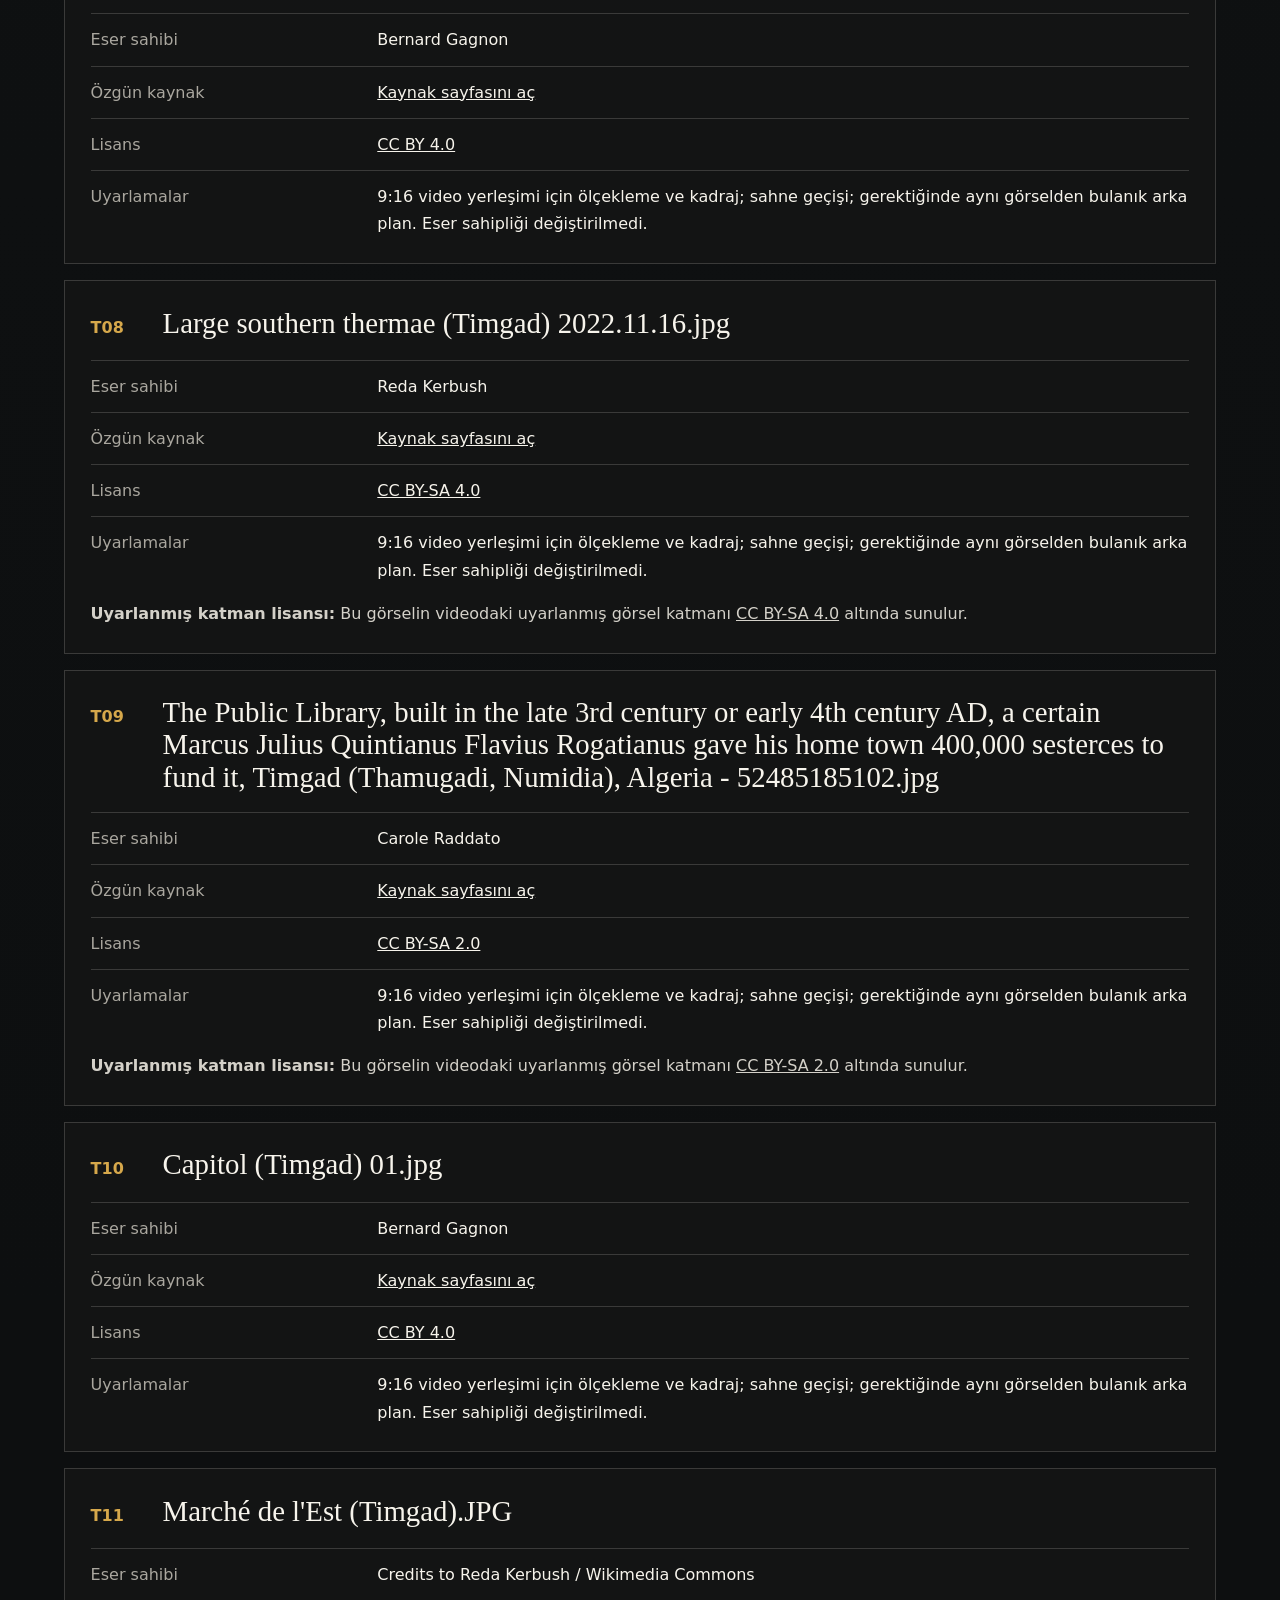
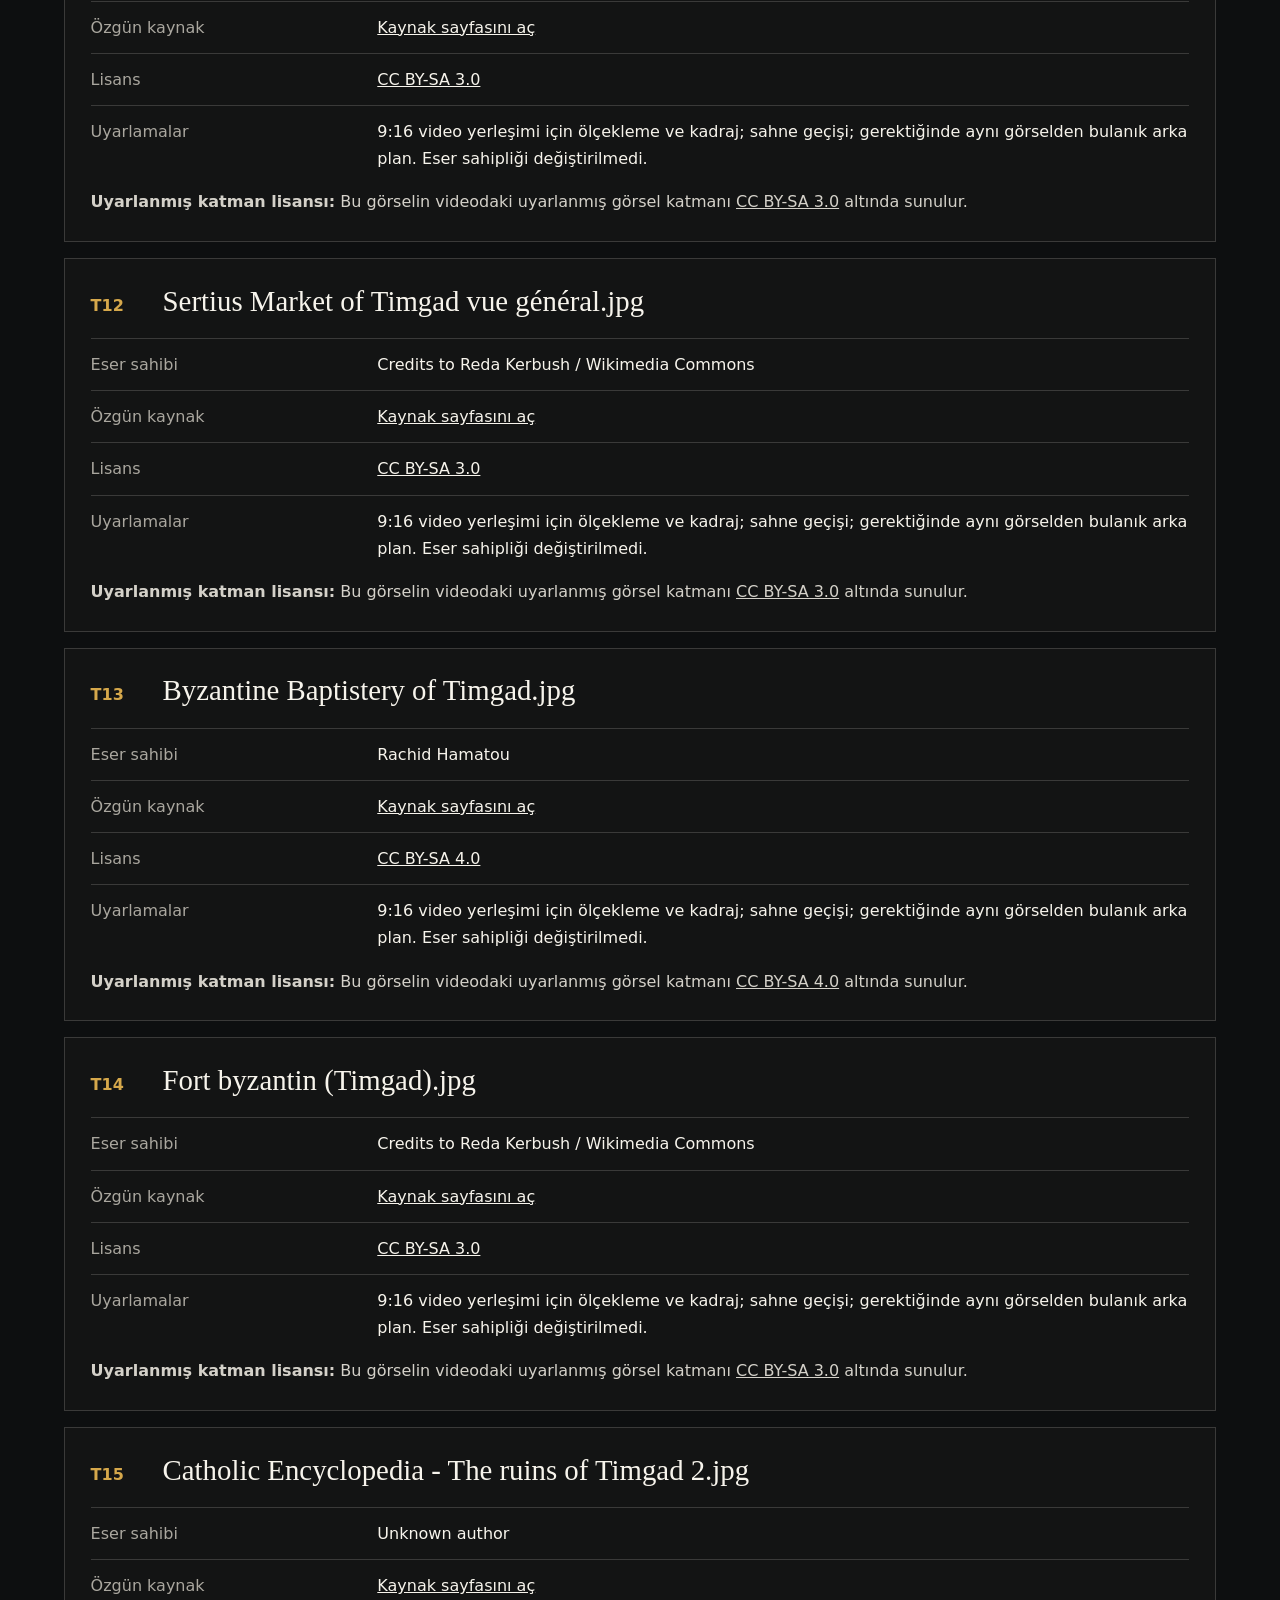
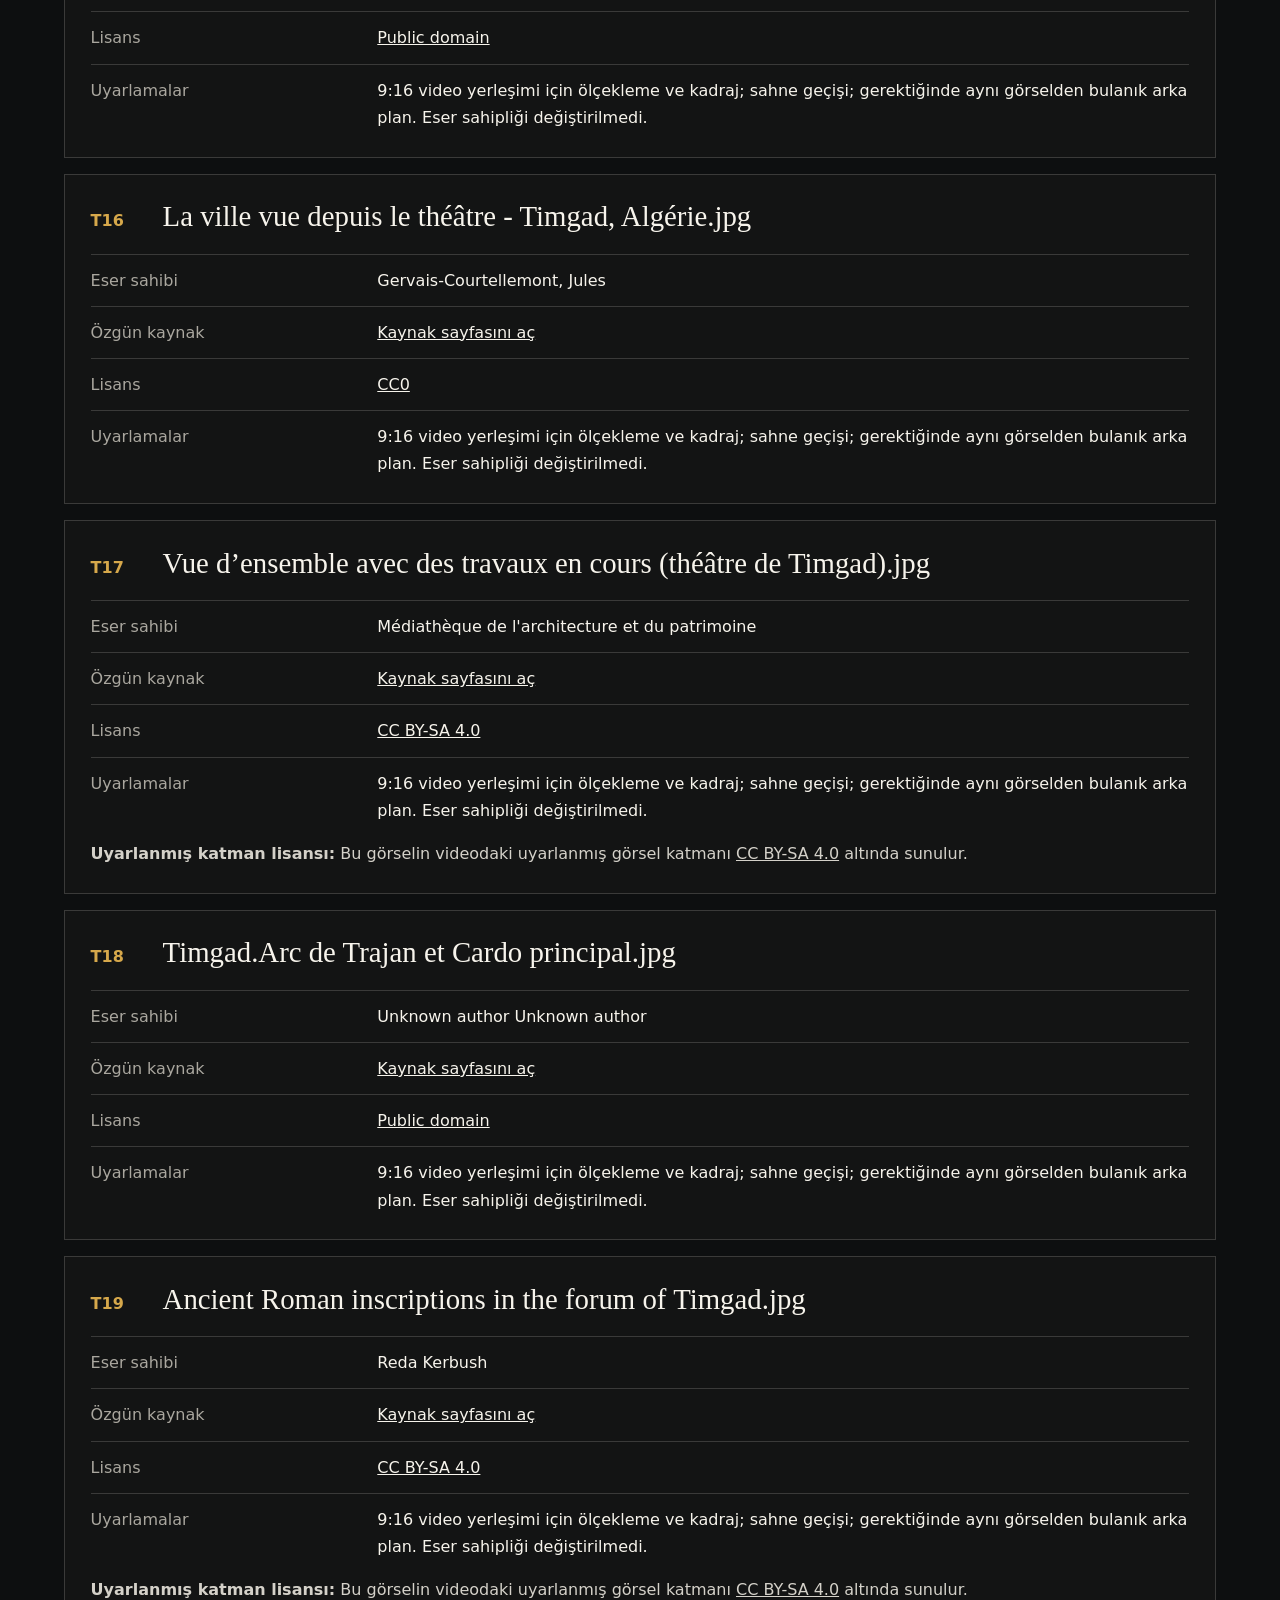
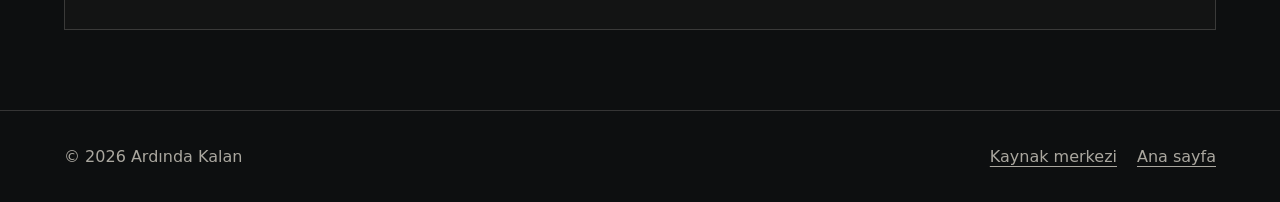
<file: 31/index.html>
<!doctype html>
<html lang="tr">
<head>
  <meta charset="utf-8">
  <meta name="viewport" content="width=device-width, initial-scale=1">
  <title>#31 Timgad — Görsel kaynakları — Ardında Kalan</title>
  <meta name="description" content="Timgad videosunda kullanılan görsellerin eser sahibi, kaynak, lisans ve uyarlama bilgileri">
  <link rel="stylesheet" href="../styles.css">
</head>
<body>
  <header class="site-header"><nav class="nav" aria-label="Ana gezinme">
    <a class="brand" href="../index.html"><span class="brand-mark" aria-hidden="true">A</span> Ardında Kalan</a>
    <div class="nav-links"><a href="../sources/index.html">Görsel kaynakları</a><a href="../privacy.html">Privacy</a><a href="../terms.html">Terms</a></div>
  </nav></header>
  <main><nav class="breadcrumbs" aria-label="İçerik yolu"><a href="../">Görsel kaynakları</a><span>/</span><span>#31</span></nav>
<section class="source-title">
  <p class="eyebrow">Video #31</p><h1>Timgad</h1>
  <p class="lead">Bu sayfa seçili videoda kullanılan 19 görselin kamusal atıf ve lisans kaydıdır.</p>
  <div class="source-meta"><span>Kalıcı adres: <a href="https://maryoxxxd.github.io/ardinda-kalan-website/31/">https://maryoxxxd.github.io/ardinda-kalan-website/31/</a></span></div>
</section>
<section class="license-note"><h2>Lisans kapsamı</h2>
  <p>CC BY ve CC BY-SA eserlerde eser sahibi, eser adı, özgün kaynak, lisans bağlantısı ve değişiklik bilgisi aşağıda verilir. CC BY-SA görsellerin videoda görünen uyarlanmış görsel katmanları, her kaynakla aynı lisans sürümü altında sunulur.</p>
  <p>Bu teklif yalnız listelenen görsel uyarlamalarındaki Ardında Kalan katkılarını kapsar. Anlatım, müzik, altyazı, logo, metin ve bütün video kurgusu bu bildirimle CC lisansına açılmaz.</p>
</section>
<section class="source-list" aria-label="Görsel atıfları"><article class="source-entry" id="T01">
      <div class="source-entry-head"><span>T01</span><h2>ETH-BIB-Übersicht über die Ruinen von Timgad-Mittelmeerflug 1928-LBS MH02-04-0217.tif</h2></div>
      <dl>
        <div><dt>Eser sahibi</dt><dd>Walter Mittelholzer</dd></div>
        <div><dt>Özgün kaynak</dt><dd><a href="https://commons.wikimedia.org/wiki/File:ETH-BIB-%C3%9Cbersicht_%C3%BCber_die_Ruinen_von_Timgad-Mittelmeerflug_1928-LBS_MH02-04-0217.tif" rel="noopener noreferrer">Kaynak sayfasını aç</a></dd></div>
        <div><dt>Lisans</dt><dd><a href="https://commons.wikimedia.org/wiki/File:ETH-BIB-%C3%9Cbersicht_%C3%BCber_die_Ruinen_von_Timgad-Mittelmeerflug_1928-LBS_MH02-04-0217.tif" rel="license noopener noreferrer">Public domain</a></dd></div>
        <div><dt>Uyarlamalar</dt><dd>9:16 video yerleşimi için ölçekleme ve kadraj; sahne geçişi; gerektiğinde aynı görselden bulanık arka plan. Eser sahipliği değiştirilmedi.</dd></div>
      </dl>
      
    </article>
<article class="source-entry" id="T02">
      <div class="source-entry-head"><span>T02</span><h2>Timgad Ruins Panorama.jpg</h2></div>
      <dl>
        <div><dt>Eser sahibi</dt><dd>Hamza-sia</dd></div>
        <div><dt>Özgün kaynak</dt><dd><a href="https://commons.wikimedia.org/wiki/File:Timgad_Ruins_Panorama.jpg" rel="noopener noreferrer">Kaynak sayfasını aç</a></dd></div>
        <div><dt>Lisans</dt><dd><a href="https://creativecommons.org/licenses/by-sa/3.0" rel="license noopener noreferrer">CC BY-SA 3.0</a></dd></div>
        <div><dt>Uyarlamalar</dt><dd>9:16 video yerleşimi için ölçekleme ve kadraj; sahne geçişi; gerektiğinde aynı görselden bulanık arka plan. Eser sahipliği değiştirilmedi.</dd></div>
      </dl>
      <p><strong>Uyarlanmış katman lisansı:</strong> Bu görselin videodaki uyarlanmış görsel katmanı <a rel="license" href="https://creativecommons.org/licenses/by-sa/3.0">CC BY-SA 3.0</a> altında sunulur.</p>
    </article>
<article class="source-entry" id="T03">
      <div class="source-entry-head"><span>T03</span><h2>The Roman Ruins of Timgad.jpg</h2></div>
      <dl>
        <div><dt>Eser sahibi</dt><dd>Yane Casouf</dd></div>
        <div><dt>Özgün kaynak</dt><dd><a href="https://commons.wikimedia.org/wiki/File:The_Roman_Ruins_of_Timgad.jpg" rel="noopener noreferrer">Kaynak sayfasını aç</a></dd></div>
        <div><dt>Lisans</dt><dd><a href="https://creativecommons.org/licenses/by-sa/4.0" rel="license noopener noreferrer">CC BY-SA 4.0</a></dd></div>
        <div><dt>Uyarlamalar</dt><dd>9:16 video yerleşimi için ölçekleme ve kadraj; sahne geçişi; gerektiğinde aynı görselden bulanık arka plan. Eser sahipliği değiştirilmedi.</dd></div>
      </dl>
      <p><strong>Uyarlanmış katman lisansı:</strong> Bu görselin videodaki uyarlanmış görsel katmanı <a rel="license" href="https://creativecommons.org/licenses/by-sa/4.0">CC BY-SA 4.0</a> altında sunulur.</p>
    </article>
<article class="source-entry" id="T04">
      <div class="source-entry-head"><span>T04</span><h2>Cardo Maximus de Timgad.jpg</h2></div>
      <dl>
        <div><dt>Eser sahibi</dt><dd>Bachir Taleb</dd></div>
        <div><dt>Özgün kaynak</dt><dd><a href="https://commons.wikimedia.org/wiki/File:Cardo_Maximus_de_Timgad.jpg" rel="noopener noreferrer">Kaynak sayfasını aç</a></dd></div>
        <div><dt>Lisans</dt><dd><a href="https://creativecommons.org/licenses/by-sa/4.0" rel="license noopener noreferrer">CC BY-SA 4.0</a></dd></div>
        <div><dt>Uyarlamalar</dt><dd>9:16 video yerleşimi için ölçekleme ve kadraj; sahne geçişi; gerektiğinde aynı görselden bulanık arka plan. Eser sahipliği değiştirilmedi.</dd></div>
      </dl>
      <p><strong>Uyarlanmış katman lisansı:</strong> Bu görselin videodaki uyarlanmış görsel katmanı <a rel="license" href="https://creativecommons.org/licenses/by-sa/4.0">CC BY-SA 4.0</a> altında sunulur.</p>
    </article>
<article class="source-entry" id="T05">
      <div class="source-entry-head"><span>T05</span><h2>Arch of Trajan (Timgad).jpg</h2></div>
      <dl>
        <div><dt>Eser sahibi</dt><dd>Bernard Gagnon</dd></div>
        <div><dt>Özgün kaynak</dt><dd><a href="https://commons.wikimedia.org/wiki/File:Arch_of_Trajan_(Timgad).jpg" rel="noopener noreferrer">Kaynak sayfasını aç</a></dd></div>
        <div><dt>Lisans</dt><dd><a href="https://creativecommons.org/licenses/by/4.0" rel="license noopener noreferrer">CC BY 4.0</a></dd></div>
        <div><dt>Uyarlamalar</dt><dd>9:16 video yerleşimi için ölçekleme ve kadraj; sahne geçişi; gerektiğinde aynı görselden bulanık arka plan. Eser sahipliği değiştirilmedi.</dd></div>
      </dl>
      
    </article>
<article class="source-entry" id="T06">
      <div class="source-entry-head"><span>T06</span><h2>20141108- DSC1505 (15708403918).jpg</h2></div>
      <dl>
        <div><dt>Eser sahibi</dt><dd>Dan Sloan</dd></div>
        <div><dt>Özgün kaynak</dt><dd><a href="https://commons.wikimedia.org/wiki/File:20141108-_DSC1505_(15708403918).jpg" rel="noopener noreferrer">Kaynak sayfasını aç</a></dd></div>
        <div><dt>Lisans</dt><dd><a href="https://creativecommons.org/licenses/by-sa/2.0" rel="license noopener noreferrer">CC BY-SA 2.0</a></dd></div>
        <div><dt>Uyarlamalar</dt><dd>9:16 video yerleşimi için ölçekleme ve kadraj; sahne geçişi; gerektiğinde aynı görselden bulanık arka plan. Eser sahipliği değiştirilmedi.</dd></div>
      </dl>
      <p><strong>Uyarlanmış katman lisansı:</strong> Bu görselin videodaki uyarlanmış görsel katmanı <a rel="license" href="https://creativecommons.org/licenses/by-sa/2.0">CC BY-SA 2.0</a> altında sunulur.</p>
    </article>
<article class="source-entry" id="T07">
      <div class="source-entry-head"><span>T07</span><h2>Ancient Roman theater (Timgad) 01.jpg</h2></div>
      <dl>
        <div><dt>Eser sahibi</dt><dd>Bernard Gagnon</dd></div>
        <div><dt>Özgün kaynak</dt><dd><a href="https://commons.wikimedia.org/wiki/File:Ancient_Roman_theater_(Timgad)_01.jpg" rel="noopener noreferrer">Kaynak sayfasını aç</a></dd></div>
        <div><dt>Lisans</dt><dd><a href="https://creativecommons.org/licenses/by/4.0" rel="license noopener noreferrer">CC BY 4.0</a></dd></div>
        <div><dt>Uyarlamalar</dt><dd>9:16 video yerleşimi için ölçekleme ve kadraj; sahne geçişi; gerektiğinde aynı görselden bulanık arka plan. Eser sahipliği değiştirilmedi.</dd></div>
      </dl>
      
    </article>
<article class="source-entry" id="T08">
      <div class="source-entry-head"><span>T08</span><h2>Large southern thermae (Timgad) 2022.11.16.jpg</h2></div>
      <dl>
        <div><dt>Eser sahibi</dt><dd>Reda Kerbush</dd></div>
        <div><dt>Özgün kaynak</dt><dd><a href="https://commons.wikimedia.org/wiki/File:Large_southern_thermae_(Timgad)_2022.11.16.jpg" rel="noopener noreferrer">Kaynak sayfasını aç</a></dd></div>
        <div><dt>Lisans</dt><dd><a href="https://creativecommons.org/licenses/by-sa/4.0" rel="license noopener noreferrer">CC BY-SA 4.0</a></dd></div>
        <div><dt>Uyarlamalar</dt><dd>9:16 video yerleşimi için ölçekleme ve kadraj; sahne geçişi; gerektiğinde aynı görselden bulanık arka plan. Eser sahipliği değiştirilmedi.</dd></div>
      </dl>
      <p><strong>Uyarlanmış katman lisansı:</strong> Bu görselin videodaki uyarlanmış görsel katmanı <a rel="license" href="https://creativecommons.org/licenses/by-sa/4.0">CC BY-SA 4.0</a> altında sunulur.</p>
    </article>
<article class="source-entry" id="T09">
      <div class="source-entry-head"><span>T09</span><h2>The Public Library, built in the late 3rd century or early 4th century AD, a certain Marcus Julius Quintianus Flavius Rogatianus gave his home town 400,000 sesterces to fund it, Timgad (Thamugadi, Numidia), Algeria - 52485185102.jpg</h2></div>
      <dl>
        <div><dt>Eser sahibi</dt><dd>Carole Raddato</dd></div>
        <div><dt>Özgün kaynak</dt><dd><a href="https://commons.wikimedia.org/wiki/File:The_Public_Library,_built_in_the_late_3rd_century_or_early_4th_century_AD,_a_certain_Marcus_Julius_Quintianus_Flavius_Rogatianus_gave_his_home_town_400,000_sesterces_to_fund_it,_Timgad_(Thamugadi,_Numidia),_Algeria_-_52485185102.jpg" rel="noopener noreferrer">Kaynak sayfasını aç</a></dd></div>
        <div><dt>Lisans</dt><dd><a href="https://creativecommons.org/licenses/by-sa/2.0" rel="license noopener noreferrer">CC BY-SA 2.0</a></dd></div>
        <div><dt>Uyarlamalar</dt><dd>9:16 video yerleşimi için ölçekleme ve kadraj; sahne geçişi; gerektiğinde aynı görselden bulanık arka plan. Eser sahipliği değiştirilmedi.</dd></div>
      </dl>
      <p><strong>Uyarlanmış katman lisansı:</strong> Bu görselin videodaki uyarlanmış görsel katmanı <a rel="license" href="https://creativecommons.org/licenses/by-sa/2.0">CC BY-SA 2.0</a> altında sunulur.</p>
    </article>
<article class="source-entry" id="T10">
      <div class="source-entry-head"><span>T10</span><h2>Capitol (Timgad) 01.jpg</h2></div>
      <dl>
        <div><dt>Eser sahibi</dt><dd>Bernard Gagnon</dd></div>
        <div><dt>Özgün kaynak</dt><dd><a href="https://commons.wikimedia.org/wiki/File:Capitol_(Timgad)_01.jpg" rel="noopener noreferrer">Kaynak sayfasını aç</a></dd></div>
        <div><dt>Lisans</dt><dd><a href="https://creativecommons.org/licenses/by/4.0" rel="license noopener noreferrer">CC BY 4.0</a></dd></div>
        <div><dt>Uyarlamalar</dt><dd>9:16 video yerleşimi için ölçekleme ve kadraj; sahne geçişi; gerektiğinde aynı görselden bulanık arka plan. Eser sahipliği değiştirilmedi.</dd></div>
      </dl>
      
    </article>
<article class="source-entry" id="T11">
      <div class="source-entry-head"><span>T11</span><h2>Marché de l&#39;Est (Timgad).JPG</h2></div>
      <dl>
        <div><dt>Eser sahibi</dt><dd>Credits to Reda Kerbush / Wikimedia Commons</dd></div>
        <div><dt>Özgün kaynak</dt><dd><a href="https://commons.wikimedia.org/wiki/File:March%C3%A9_de_l%27Est_(Timgad).JPG" rel="noopener noreferrer">Kaynak sayfasını aç</a></dd></div>
        <div><dt>Lisans</dt><dd><a href="https://creativecommons.org/licenses/by-sa/3.0" rel="license noopener noreferrer">CC BY-SA 3.0</a></dd></div>
        <div><dt>Uyarlamalar</dt><dd>9:16 video yerleşimi için ölçekleme ve kadraj; sahne geçişi; gerektiğinde aynı görselden bulanık arka plan. Eser sahipliği değiştirilmedi.</dd></div>
      </dl>
      <p><strong>Uyarlanmış katman lisansı:</strong> Bu görselin videodaki uyarlanmış görsel katmanı <a rel="license" href="https://creativecommons.org/licenses/by-sa/3.0">CC BY-SA 3.0</a> altında sunulur.</p>
    </article>
<article class="source-entry" id="T12">
      <div class="source-entry-head"><span>T12</span><h2>Sertius Market of Timgad vue général.jpg</h2></div>
      <dl>
        <div><dt>Eser sahibi</dt><dd>Credits to Reda Kerbush / Wikimedia Commons</dd></div>
        <div><dt>Özgün kaynak</dt><dd><a href="https://commons.wikimedia.org/wiki/File:Sertius_Market_of_Timgad_vue_g%C3%A9n%C3%A9ral.jpg" rel="noopener noreferrer">Kaynak sayfasını aç</a></dd></div>
        <div><dt>Lisans</dt><dd><a href="https://creativecommons.org/licenses/by-sa/3.0" rel="license noopener noreferrer">CC BY-SA 3.0</a></dd></div>
        <div><dt>Uyarlamalar</dt><dd>9:16 video yerleşimi için ölçekleme ve kadraj; sahne geçişi; gerektiğinde aynı görselden bulanık arka plan. Eser sahipliği değiştirilmedi.</dd></div>
      </dl>
      <p><strong>Uyarlanmış katman lisansı:</strong> Bu görselin videodaki uyarlanmış görsel katmanı <a rel="license" href="https://creativecommons.org/licenses/by-sa/3.0">CC BY-SA 3.0</a> altında sunulur.</p>
    </article>
<article class="source-entry" id="T13">
      <div class="source-entry-head"><span>T13</span><h2>Byzantine Baptistery of Timgad.jpg</h2></div>
      <dl>
        <div><dt>Eser sahibi</dt><dd>Rachid Hamatou</dd></div>
        <div><dt>Özgün kaynak</dt><dd><a href="https://commons.wikimedia.org/wiki/File:Byzantine_Baptistery_of_Timgad.jpg" rel="noopener noreferrer">Kaynak sayfasını aç</a></dd></div>
        <div><dt>Lisans</dt><dd><a href="https://creativecommons.org/licenses/by-sa/4.0" rel="license noopener noreferrer">CC BY-SA 4.0</a></dd></div>
        <div><dt>Uyarlamalar</dt><dd>9:16 video yerleşimi için ölçekleme ve kadraj; sahne geçişi; gerektiğinde aynı görselden bulanık arka plan. Eser sahipliği değiştirilmedi.</dd></div>
      </dl>
      <p><strong>Uyarlanmış katman lisansı:</strong> Bu görselin videodaki uyarlanmış görsel katmanı <a rel="license" href="https://creativecommons.org/licenses/by-sa/4.0">CC BY-SA 4.0</a> altında sunulur.</p>
    </article>
<article class="source-entry" id="T14">
      <div class="source-entry-head"><span>T14</span><h2>Fort byzantin (Timgad).jpg</h2></div>
      <dl>
        <div><dt>Eser sahibi</dt><dd>Credits to Reda Kerbush / Wikimedia Commons</dd></div>
        <div><dt>Özgün kaynak</dt><dd><a href="https://commons.wikimedia.org/wiki/File:Fort_byzantin_(Timgad).jpg" rel="noopener noreferrer">Kaynak sayfasını aç</a></dd></div>
        <div><dt>Lisans</dt><dd><a href="https://creativecommons.org/licenses/by-sa/3.0" rel="license noopener noreferrer">CC BY-SA 3.0</a></dd></div>
        <div><dt>Uyarlamalar</dt><dd>9:16 video yerleşimi için ölçekleme ve kadraj; sahne geçişi; gerektiğinde aynı görselden bulanık arka plan. Eser sahipliği değiştirilmedi.</dd></div>
      </dl>
      <p><strong>Uyarlanmış katman lisansı:</strong> Bu görselin videodaki uyarlanmış görsel katmanı <a rel="license" href="https://creativecommons.org/licenses/by-sa/3.0">CC BY-SA 3.0</a> altında sunulur.</p>
    </article>
<article class="source-entry" id="T15">
      <div class="source-entry-head"><span>T15</span><h2>Catholic Encyclopedia - The ruins of Timgad 2.jpg</h2></div>
      <dl>
        <div><dt>Eser sahibi</dt><dd>Unknown author</dd></div>
        <div><dt>Özgün kaynak</dt><dd><a href="https://commons.wikimedia.org/wiki/File:Catholic_Encyclopedia_-_The_ruins_of_Timgad_2.jpg" rel="noopener noreferrer">Kaynak sayfasını aç</a></dd></div>
        <div><dt>Lisans</dt><dd><a href="https://commons.wikimedia.org/wiki/File:Catholic_Encyclopedia_-_The_ruins_of_Timgad_2.jpg" rel="license noopener noreferrer">Public domain</a></dd></div>
        <div><dt>Uyarlamalar</dt><dd>9:16 video yerleşimi için ölçekleme ve kadraj; sahne geçişi; gerektiğinde aynı görselden bulanık arka plan. Eser sahipliği değiştirilmedi.</dd></div>
      </dl>
      
    </article>
<article class="source-entry" id="T16">
      <div class="source-entry-head"><span>T16</span><h2>La ville vue depuis le théâtre - Timgad, Algérie.jpg</h2></div>
      <dl>
        <div><dt>Eser sahibi</dt><dd>Gervais-Courtellemont, Jules</dd></div>
        <div><dt>Özgün kaynak</dt><dd><a href="https://commons.wikimedia.org/wiki/File:La_ville_vue_depuis_le_th%C3%A9%C3%A2tre_-_Timgad,_Alg%C3%A9rie.jpg" rel="noopener noreferrer">Kaynak sayfasını aç</a></dd></div>
        <div><dt>Lisans</dt><dd><a href="https://creativecommons.org/publicdomain/zero/1.0/deed.en" rel="license noopener noreferrer">CC0</a></dd></div>
        <div><dt>Uyarlamalar</dt><dd>9:16 video yerleşimi için ölçekleme ve kadraj; sahne geçişi; gerektiğinde aynı görselden bulanık arka plan. Eser sahipliği değiştirilmedi.</dd></div>
      </dl>
      
    </article>
<article class="source-entry" id="T17">
      <div class="source-entry-head"><span>T17</span><h2>Vue d’ensemble avec des travaux en cours (théâtre de Timgad).jpg</h2></div>
      <dl>
        <div><dt>Eser sahibi</dt><dd>Médiathèque de l&#39;architecture et du patrimoine</dd></div>
        <div><dt>Özgün kaynak</dt><dd><a href="https://commons.wikimedia.org/wiki/File:Vue_d%E2%80%99ensemble_avec_des_travaux_en_cours_(th%C3%A9%C3%A2tre_de_Timgad).jpg" rel="noopener noreferrer">Kaynak sayfasını aç</a></dd></div>
        <div><dt>Lisans</dt><dd><a href="https://creativecommons.org/licenses/by-sa/4.0" rel="license noopener noreferrer">CC BY-SA 4.0</a></dd></div>
        <div><dt>Uyarlamalar</dt><dd>9:16 video yerleşimi için ölçekleme ve kadraj; sahne geçişi; gerektiğinde aynı görselden bulanık arka plan. Eser sahipliği değiştirilmedi.</dd></div>
      </dl>
      <p><strong>Uyarlanmış katman lisansı:</strong> Bu görselin videodaki uyarlanmış görsel katmanı <a rel="license" href="https://creativecommons.org/licenses/by-sa/4.0">CC BY-SA 4.0</a> altında sunulur.</p>
    </article>
<article class="source-entry" id="T18">
      <div class="source-entry-head"><span>T18</span><h2>Timgad.Arc de Trajan et Cardo principal.jpg</h2></div>
      <dl>
        <div><dt>Eser sahibi</dt><dd>Unknown author Unknown author</dd></div>
        <div><dt>Özgün kaynak</dt><dd><a href="https://commons.wikimedia.org/wiki/File:Timgad.Arc_de_Trajan_et_Cardo_principal.jpg" rel="noopener noreferrer">Kaynak sayfasını aç</a></dd></div>
        <div><dt>Lisans</dt><dd><a href="https://commons.wikimedia.org/wiki/File:Timgad.Arc_de_Trajan_et_Cardo_principal.jpg" rel="license noopener noreferrer">Public domain</a></dd></div>
        <div><dt>Uyarlamalar</dt><dd>9:16 video yerleşimi için ölçekleme ve kadraj; sahne geçişi; gerektiğinde aynı görselden bulanık arka plan. Eser sahipliği değiştirilmedi.</dd></div>
      </dl>
      
    </article>
<article class="source-entry" id="T19">
      <div class="source-entry-head"><span>T19</span><h2>Ancient Roman inscriptions in the forum of Timgad.jpg</h2></div>
      <dl>
        <div><dt>Eser sahibi</dt><dd>Reda Kerbush</dd></div>
        <div><dt>Özgün kaynak</dt><dd><a href="https://commons.wikimedia.org/wiki/File:Ancient_Roman_inscriptions_in_the_forum_of_Timgad.jpg" rel="noopener noreferrer">Kaynak sayfasını aç</a></dd></div>
        <div><dt>Lisans</dt><dd><a href="https://creativecommons.org/licenses/by-sa/4.0" rel="license noopener noreferrer">CC BY-SA 4.0</a></dd></div>
        <div><dt>Uyarlamalar</dt><dd>9:16 video yerleşimi için ölçekleme ve kadraj; sahne geçişi; gerektiğinde aynı görselden bulanık arka plan. Eser sahipliği değiştirilmedi.</dd></div>
      </dl>
      <p><strong>Uyarlanmış katman lisansı:</strong> Bu görselin videodaki uyarlanmış görsel katmanı <a rel="license" href="https://creativecommons.org/licenses/by-sa/4.0">CC BY-SA 4.0</a> altında sunulur.</p>
    </article></section></main>
  <footer class="site-footer"><div class="footer-inner"><span>© 2026 Ardında Kalan</span><div class="footer-links"><a href="../sources/index.html">Kaynak merkezi</a><a href="../index.html">Ana sayfa</a></div></div></footer>
</body>
</html>
</file>
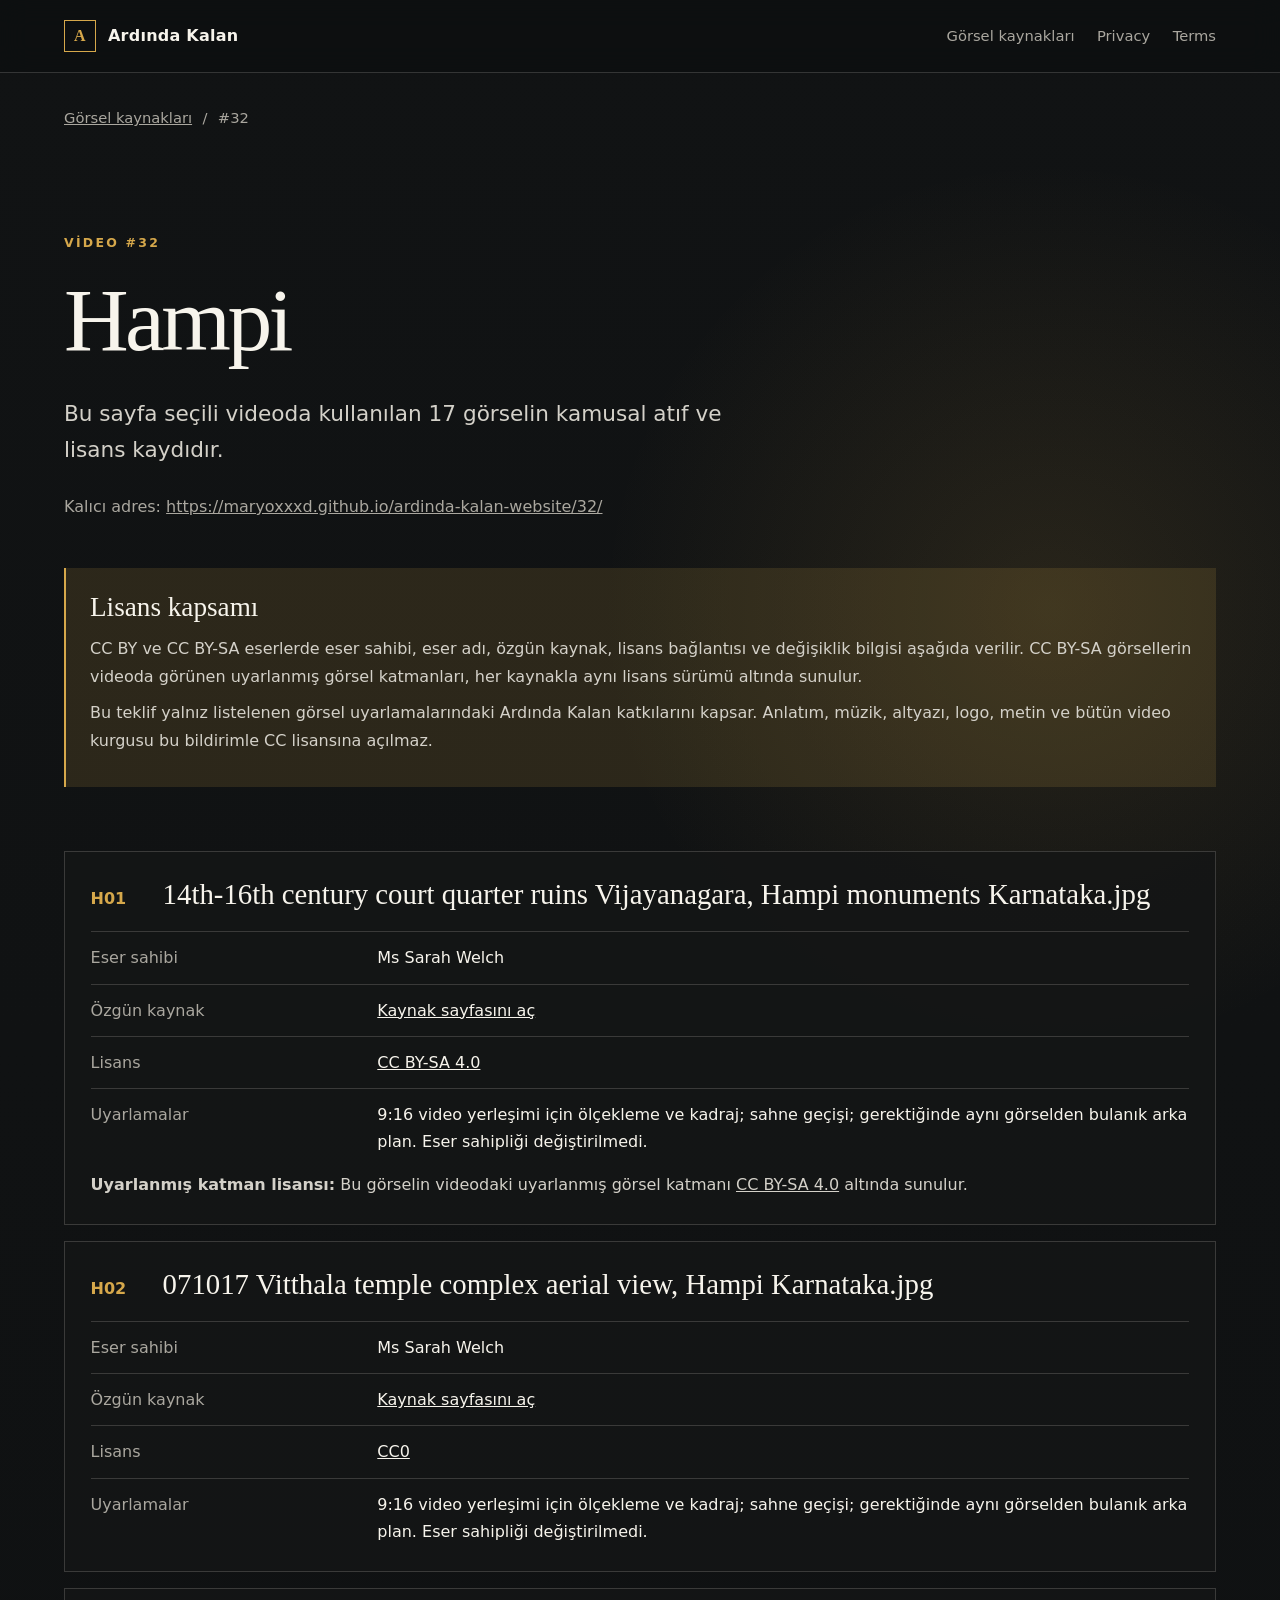
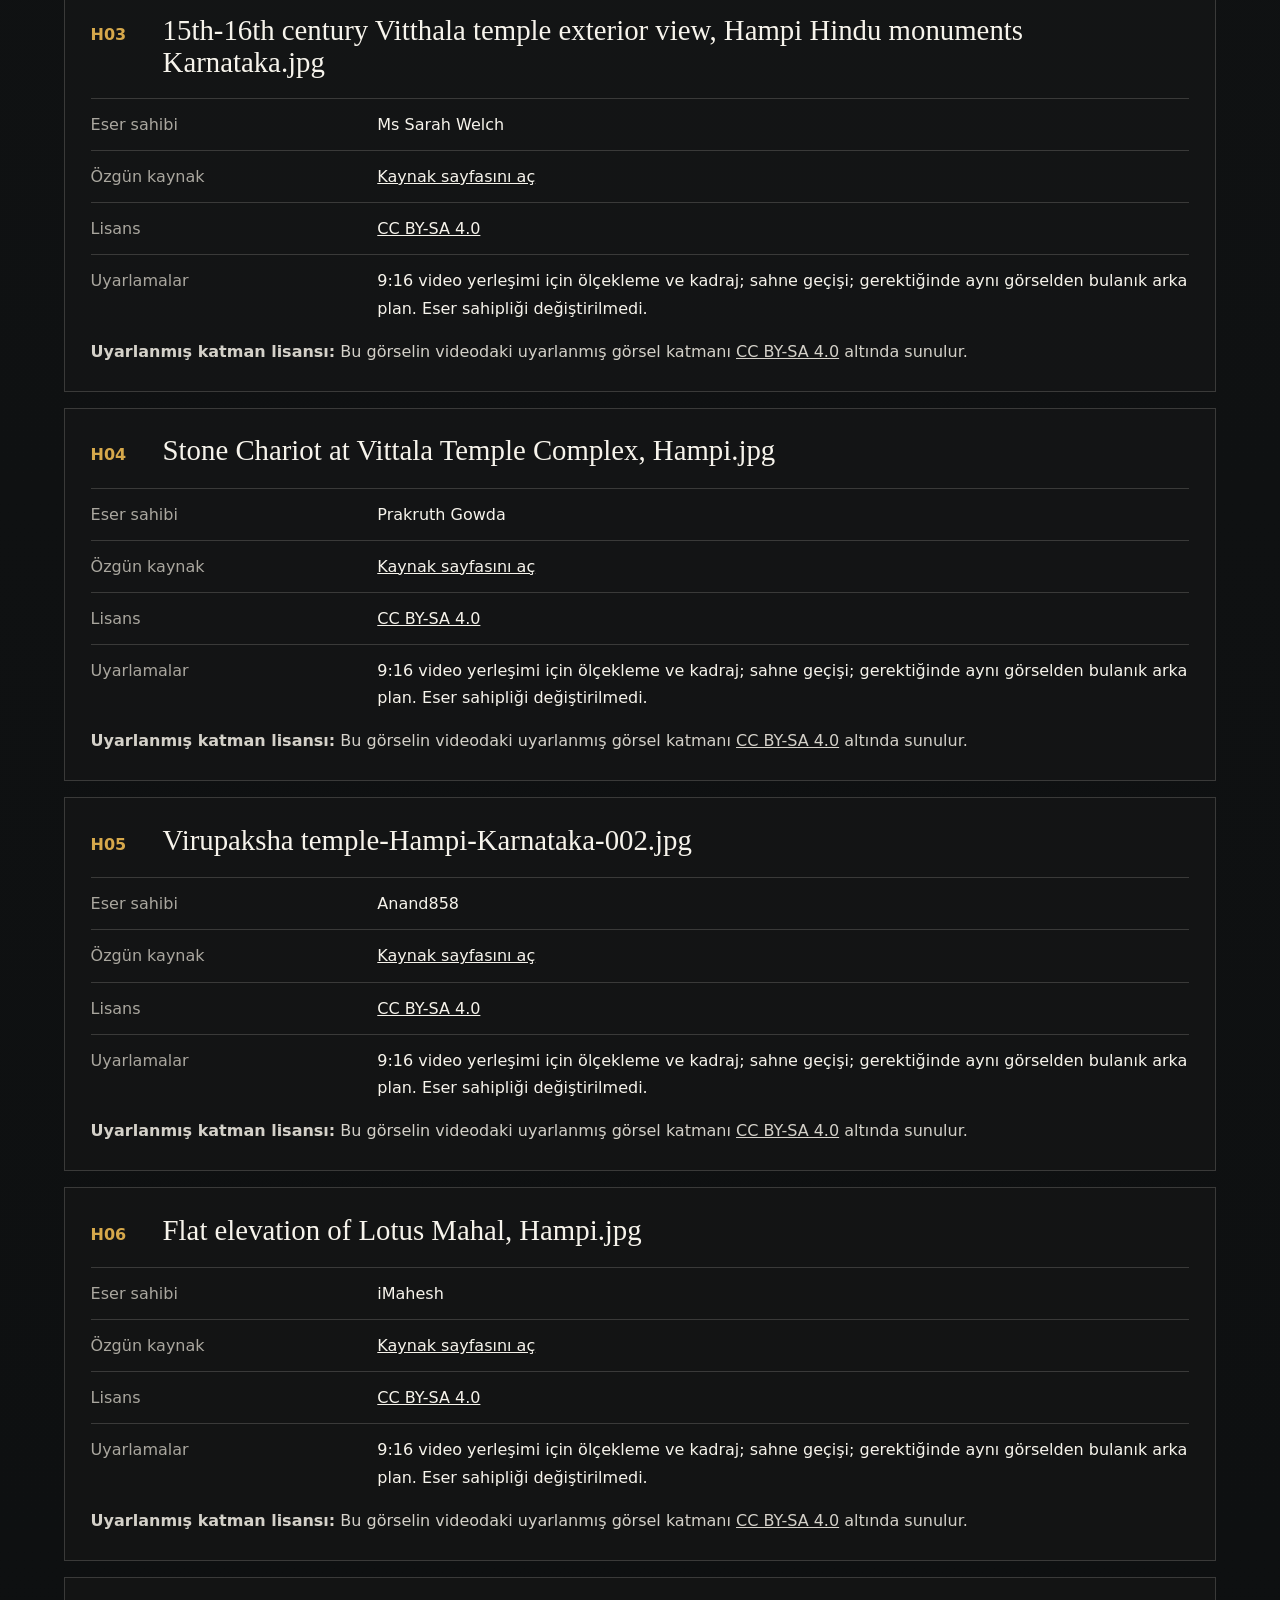
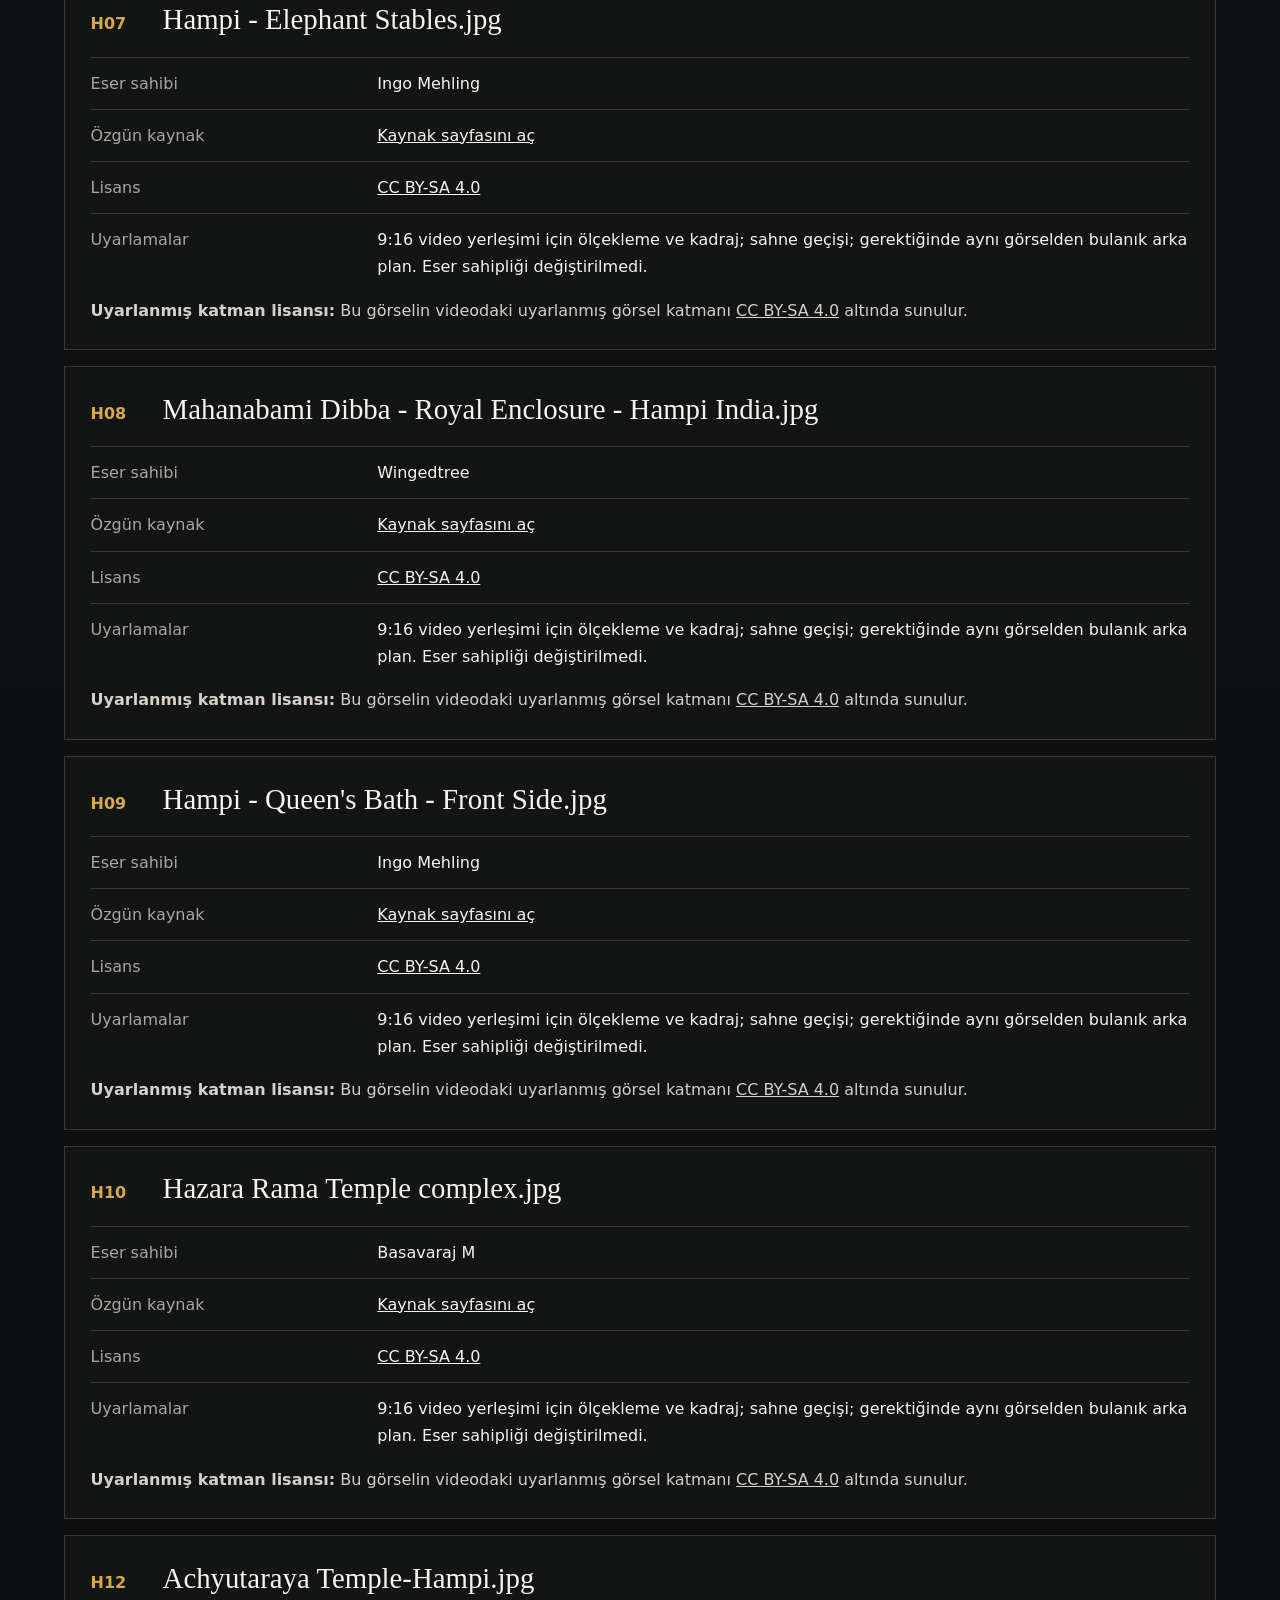
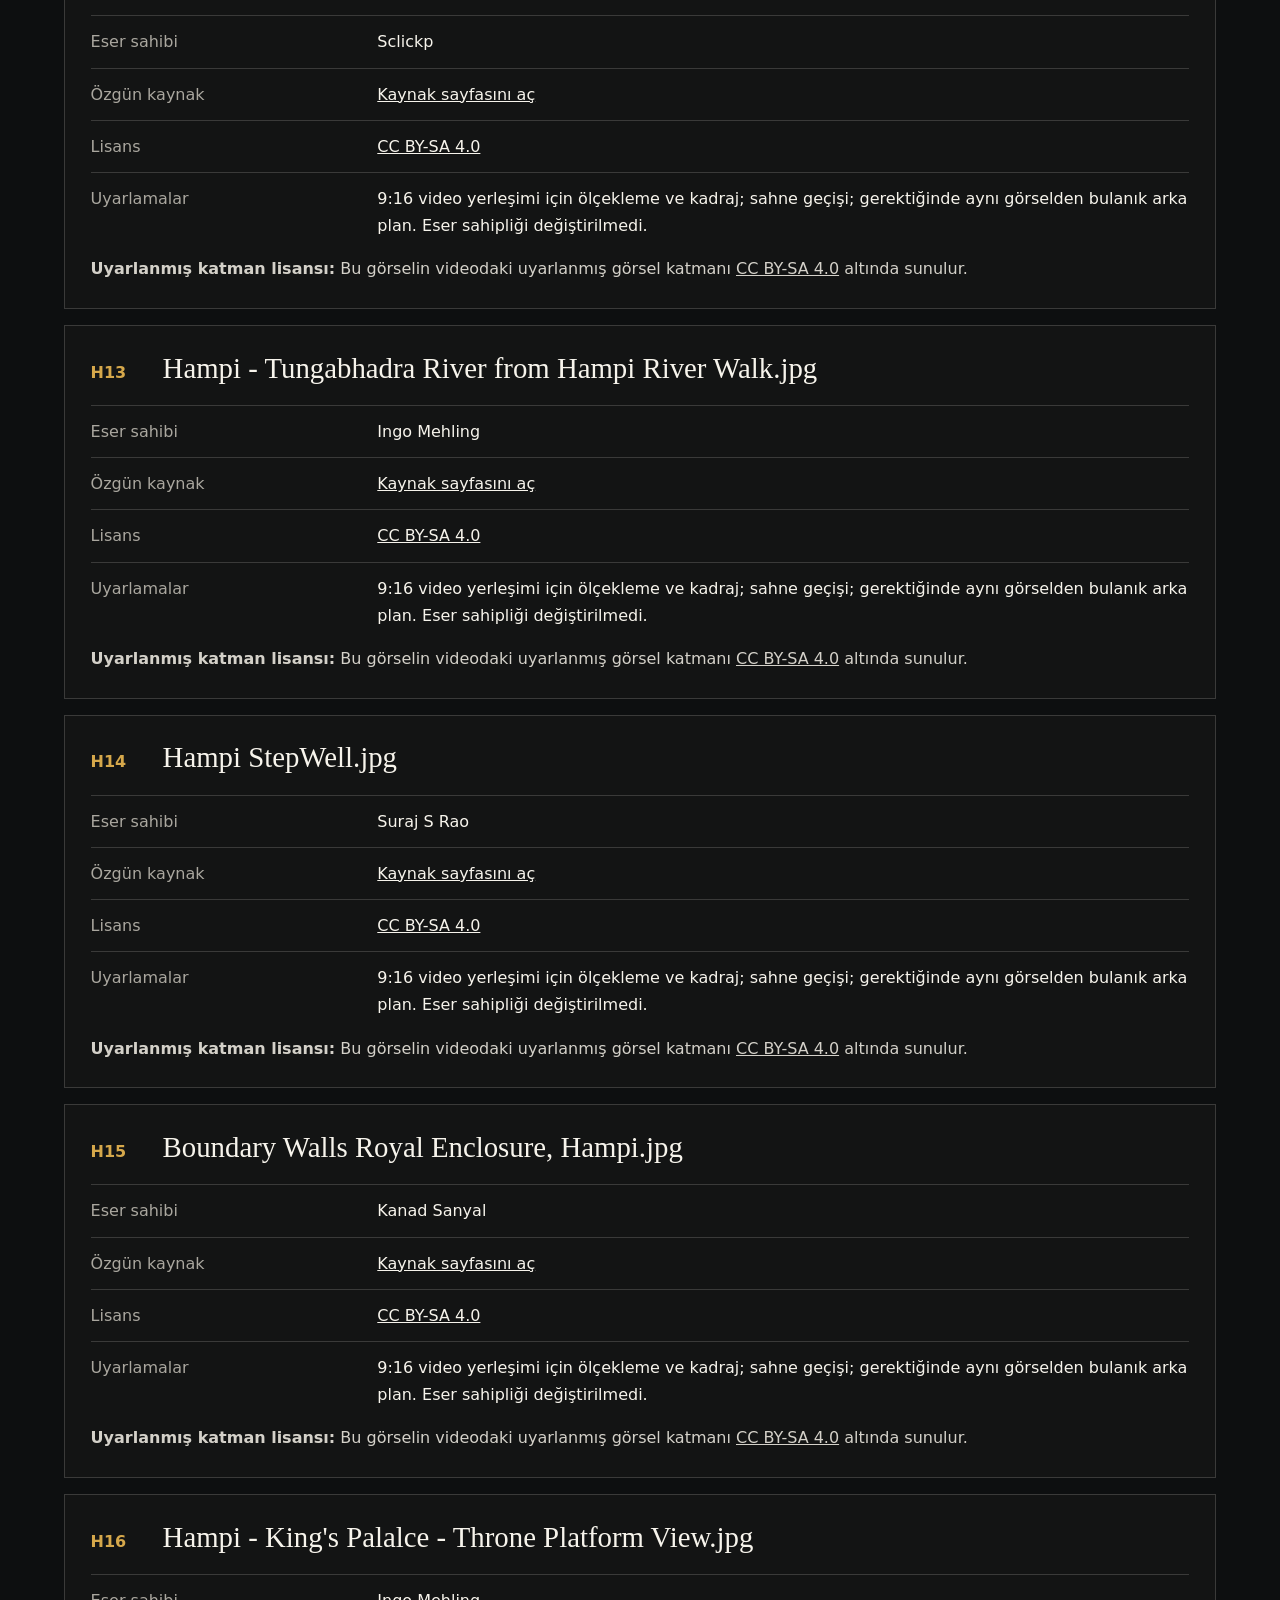
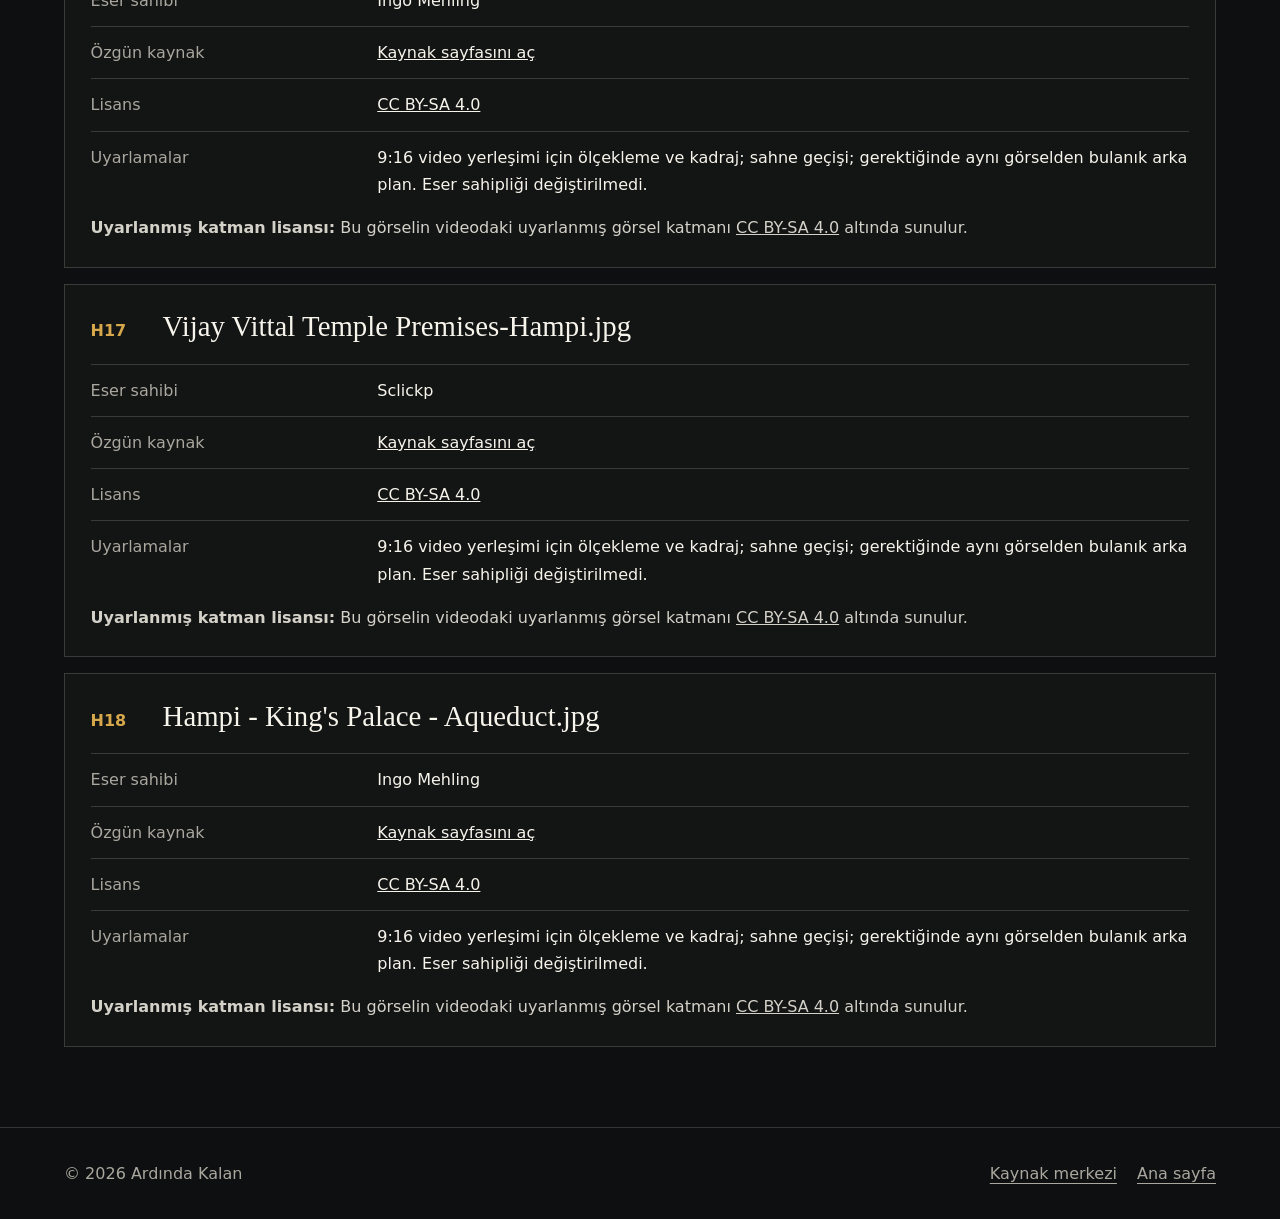
<file: 32/index.html>
<!doctype html>
<html lang="tr">
<head>
  <meta charset="utf-8">
  <meta name="viewport" content="width=device-width, initial-scale=1">
  <title>#32 Hampi — Görsel kaynakları — Ardında Kalan</title>
  <meta name="description" content="Hampi videosunda kullanılan görsellerin eser sahibi, kaynak, lisans ve uyarlama bilgileri">
  <link rel="stylesheet" href="../styles.css">
</head>
<body>
  <header class="site-header"><nav class="nav" aria-label="Ana gezinme">
    <a class="brand" href="../index.html"><span class="brand-mark" aria-hidden="true">A</span> Ardında Kalan</a>
    <div class="nav-links"><a href="../sources/index.html">Görsel kaynakları</a><a href="../privacy.html">Privacy</a><a href="../terms.html">Terms</a></div>
  </nav></header>
  <main><nav class="breadcrumbs" aria-label="İçerik yolu"><a href="../">Görsel kaynakları</a><span>/</span><span>#32</span></nav>
<section class="source-title">
  <p class="eyebrow">Video #32</p><h1>Hampi</h1>
  <p class="lead">Bu sayfa seçili videoda kullanılan 17 görselin kamusal atıf ve lisans kaydıdır.</p>
  <div class="source-meta"><span>Kalıcı adres: <a href="https://maryoxxxd.github.io/ardinda-kalan-website/32/">https://maryoxxxd.github.io/ardinda-kalan-website/32/</a></span></div>
</section>
<section class="license-note"><h2>Lisans kapsamı</h2>
  <p>CC BY ve CC BY-SA eserlerde eser sahibi, eser adı, özgün kaynak, lisans bağlantısı ve değişiklik bilgisi aşağıda verilir. CC BY-SA görsellerin videoda görünen uyarlanmış görsel katmanları, her kaynakla aynı lisans sürümü altında sunulur.</p>
  <p>Bu teklif yalnız listelenen görsel uyarlamalarındaki Ardında Kalan katkılarını kapsar. Anlatım, müzik, altyazı, logo, metin ve bütün video kurgusu bu bildirimle CC lisansına açılmaz.</p>
</section>
<section class="source-list" aria-label="Görsel atıfları"><article class="source-entry" id="H01">
      <div class="source-entry-head"><span>H01</span><h2>14th-16th century court quarter ruins Vijayanagara, Hampi monuments Karnataka.jpg</h2></div>
      <dl>
        <div><dt>Eser sahibi</dt><dd>Ms Sarah Welch</dd></div>
        <div><dt>Özgün kaynak</dt><dd><a href="https://commons.wikimedia.org/wiki/File:14th-16th_century_court_quarter_ruins_Vijayanagara,_Hampi_monuments_Karnataka.jpg" rel="noopener noreferrer">Kaynak sayfasını aç</a></dd></div>
        <div><dt>Lisans</dt><dd><a href="https://creativecommons.org/licenses/by-sa/4.0" rel="license noopener noreferrer">CC BY-SA 4.0</a></dd></div>
        <div><dt>Uyarlamalar</dt><dd>9:16 video yerleşimi için ölçekleme ve kadraj; sahne geçişi; gerektiğinde aynı görselden bulanık arka plan. Eser sahipliği değiştirilmedi.</dd></div>
      </dl>
      <p><strong>Uyarlanmış katman lisansı:</strong> Bu görselin videodaki uyarlanmış görsel katmanı <a rel="license" href="https://creativecommons.org/licenses/by-sa/4.0">CC BY-SA 4.0</a> altında sunulur.</p>
    </article>
<article class="source-entry" id="H02">
      <div class="source-entry-head"><span>H02</span><h2>071017 Vitthala temple complex aerial view, Hampi Karnataka.jpg</h2></div>
      <dl>
        <div><dt>Eser sahibi</dt><dd>Ms Sarah Welch</dd></div>
        <div><dt>Özgün kaynak</dt><dd><a href="https://commons.wikimedia.org/wiki/File:071017_Vitthala_temple_complex_aerial_view,_Hampi_Karnataka.jpg" rel="noopener noreferrer">Kaynak sayfasını aç</a></dd></div>
        <div><dt>Lisans</dt><dd><a href="https://creativecommons.org/publicdomain/zero/1.0/deed.en" rel="license noopener noreferrer">CC0</a></dd></div>
        <div><dt>Uyarlamalar</dt><dd>9:16 video yerleşimi için ölçekleme ve kadraj; sahne geçişi; gerektiğinde aynı görselden bulanık arka plan. Eser sahipliği değiştirilmedi.</dd></div>
      </dl>
      
    </article>
<article class="source-entry" id="H03">
      <div class="source-entry-head"><span>H03</span><h2>15th-16th century Vitthala temple exterior view, Hampi Hindu monuments Karnataka.jpg</h2></div>
      <dl>
        <div><dt>Eser sahibi</dt><dd>Ms Sarah Welch</dd></div>
        <div><dt>Özgün kaynak</dt><dd><a href="https://commons.wikimedia.org/wiki/File:15th-16th_century_Vitthala_temple_exterior_view,_Hampi_Hindu_monuments_Karnataka.jpg" rel="noopener noreferrer">Kaynak sayfasını aç</a></dd></div>
        <div><dt>Lisans</dt><dd><a href="https://creativecommons.org/licenses/by-sa/4.0" rel="license noopener noreferrer">CC BY-SA 4.0</a></dd></div>
        <div><dt>Uyarlamalar</dt><dd>9:16 video yerleşimi için ölçekleme ve kadraj; sahne geçişi; gerektiğinde aynı görselden bulanık arka plan. Eser sahipliği değiştirilmedi.</dd></div>
      </dl>
      <p><strong>Uyarlanmış katman lisansı:</strong> Bu görselin videodaki uyarlanmış görsel katmanı <a rel="license" href="https://creativecommons.org/licenses/by-sa/4.0">CC BY-SA 4.0</a> altında sunulur.</p>
    </article>
<article class="source-entry" id="H04">
      <div class="source-entry-head"><span>H04</span><h2>Stone Chariot at Vittala Temple Complex, Hampi.jpg</h2></div>
      <dl>
        <div><dt>Eser sahibi</dt><dd>Prakruth Gowda</dd></div>
        <div><dt>Özgün kaynak</dt><dd><a href="https://commons.wikimedia.org/wiki/File:Stone_Chariot_at_Vittala_Temple_Complex,_Hampi.jpg" rel="noopener noreferrer">Kaynak sayfasını aç</a></dd></div>
        <div><dt>Lisans</dt><dd><a href="https://creativecommons.org/licenses/by-sa/4.0" rel="license noopener noreferrer">CC BY-SA 4.0</a></dd></div>
        <div><dt>Uyarlamalar</dt><dd>9:16 video yerleşimi için ölçekleme ve kadraj; sahne geçişi; gerektiğinde aynı görselden bulanık arka plan. Eser sahipliği değiştirilmedi.</dd></div>
      </dl>
      <p><strong>Uyarlanmış katman lisansı:</strong> Bu görselin videodaki uyarlanmış görsel katmanı <a rel="license" href="https://creativecommons.org/licenses/by-sa/4.0">CC BY-SA 4.0</a> altında sunulur.</p>
    </article>
<article class="source-entry" id="H05">
      <div class="source-entry-head"><span>H05</span><h2>Virupaksha temple-Hampi-Karnataka-002.jpg</h2></div>
      <dl>
        <div><dt>Eser sahibi</dt><dd>Anand858</dd></div>
        <div><dt>Özgün kaynak</dt><dd><a href="https://commons.wikimedia.org/wiki/File:Virupaksha_temple-Hampi-Karnataka-002.jpg" rel="noopener noreferrer">Kaynak sayfasını aç</a></dd></div>
        <div><dt>Lisans</dt><dd><a href="https://creativecommons.org/licenses/by-sa/4.0" rel="license noopener noreferrer">CC BY-SA 4.0</a></dd></div>
        <div><dt>Uyarlamalar</dt><dd>9:16 video yerleşimi için ölçekleme ve kadraj; sahne geçişi; gerektiğinde aynı görselden bulanık arka plan. Eser sahipliği değiştirilmedi.</dd></div>
      </dl>
      <p><strong>Uyarlanmış katman lisansı:</strong> Bu görselin videodaki uyarlanmış görsel katmanı <a rel="license" href="https://creativecommons.org/licenses/by-sa/4.0">CC BY-SA 4.0</a> altında sunulur.</p>
    </article>
<article class="source-entry" id="H06">
      <div class="source-entry-head"><span>H06</span><h2>Flat elevation of Lotus Mahal, Hampi.jpg</h2></div>
      <dl>
        <div><dt>Eser sahibi</dt><dd>iMahesh</dd></div>
        <div><dt>Özgün kaynak</dt><dd><a href="https://commons.wikimedia.org/wiki/File:Flat_elevation_of_Lotus_Mahal,_Hampi.jpg" rel="noopener noreferrer">Kaynak sayfasını aç</a></dd></div>
        <div><dt>Lisans</dt><dd><a href="https://creativecommons.org/licenses/by-sa/4.0" rel="license noopener noreferrer">CC BY-SA 4.0</a></dd></div>
        <div><dt>Uyarlamalar</dt><dd>9:16 video yerleşimi için ölçekleme ve kadraj; sahne geçişi; gerektiğinde aynı görselden bulanık arka plan. Eser sahipliği değiştirilmedi.</dd></div>
      </dl>
      <p><strong>Uyarlanmış katman lisansı:</strong> Bu görselin videodaki uyarlanmış görsel katmanı <a rel="license" href="https://creativecommons.org/licenses/by-sa/4.0">CC BY-SA 4.0</a> altında sunulur.</p>
    </article>
<article class="source-entry" id="H07">
      <div class="source-entry-head"><span>H07</span><h2>Hampi - Elephant Stables.jpg</h2></div>
      <dl>
        <div><dt>Eser sahibi</dt><dd>Ingo Mehling</dd></div>
        <div><dt>Özgün kaynak</dt><dd><a href="https://commons.wikimedia.org/wiki/File:Hampi_-_Elephant_Stables.jpg" rel="noopener noreferrer">Kaynak sayfasını aç</a></dd></div>
        <div><dt>Lisans</dt><dd><a href="https://creativecommons.org/licenses/by-sa/4.0" rel="license noopener noreferrer">CC BY-SA 4.0</a></dd></div>
        <div><dt>Uyarlamalar</dt><dd>9:16 video yerleşimi için ölçekleme ve kadraj; sahne geçişi; gerektiğinde aynı görselden bulanık arka plan. Eser sahipliği değiştirilmedi.</dd></div>
      </dl>
      <p><strong>Uyarlanmış katman lisansı:</strong> Bu görselin videodaki uyarlanmış görsel katmanı <a rel="license" href="https://creativecommons.org/licenses/by-sa/4.0">CC BY-SA 4.0</a> altında sunulur.</p>
    </article>
<article class="source-entry" id="H08">
      <div class="source-entry-head"><span>H08</span><h2>Mahanabami Dibba - Royal Enclosure - Hampi India.jpg</h2></div>
      <dl>
        <div><dt>Eser sahibi</dt><dd>Wingedtree</dd></div>
        <div><dt>Özgün kaynak</dt><dd><a href="https://commons.wikimedia.org/wiki/File:Mahanabami_Dibba_-_Royal_Enclosure_-_Hampi_India.jpg" rel="noopener noreferrer">Kaynak sayfasını aç</a></dd></div>
        <div><dt>Lisans</dt><dd><a href="https://creativecommons.org/licenses/by-sa/4.0" rel="license noopener noreferrer">CC BY-SA 4.0</a></dd></div>
        <div><dt>Uyarlamalar</dt><dd>9:16 video yerleşimi için ölçekleme ve kadraj; sahne geçişi; gerektiğinde aynı görselden bulanık arka plan. Eser sahipliği değiştirilmedi.</dd></div>
      </dl>
      <p><strong>Uyarlanmış katman lisansı:</strong> Bu görselin videodaki uyarlanmış görsel katmanı <a rel="license" href="https://creativecommons.org/licenses/by-sa/4.0">CC BY-SA 4.0</a> altında sunulur.</p>
    </article>
<article class="source-entry" id="H09">
      <div class="source-entry-head"><span>H09</span><h2>Hampi - Queen&#39;s Bath - Front Side.jpg</h2></div>
      <dl>
        <div><dt>Eser sahibi</dt><dd>Ingo Mehling</dd></div>
        <div><dt>Özgün kaynak</dt><dd><a href="https://commons.wikimedia.org/wiki/File:Hampi_-_Queen%27s_Bath_-_Front_Side.jpg" rel="noopener noreferrer">Kaynak sayfasını aç</a></dd></div>
        <div><dt>Lisans</dt><dd><a href="https://creativecommons.org/licenses/by-sa/4.0" rel="license noopener noreferrer">CC BY-SA 4.0</a></dd></div>
        <div><dt>Uyarlamalar</dt><dd>9:16 video yerleşimi için ölçekleme ve kadraj; sahne geçişi; gerektiğinde aynı görselden bulanık arka plan. Eser sahipliği değiştirilmedi.</dd></div>
      </dl>
      <p><strong>Uyarlanmış katman lisansı:</strong> Bu görselin videodaki uyarlanmış görsel katmanı <a rel="license" href="https://creativecommons.org/licenses/by-sa/4.0">CC BY-SA 4.0</a> altında sunulur.</p>
    </article>
<article class="source-entry" id="H10">
      <div class="source-entry-head"><span>H10</span><h2>Hazara Rama Temple complex.jpg</h2></div>
      <dl>
        <div><dt>Eser sahibi</dt><dd>Basavaraj M</dd></div>
        <div><dt>Özgün kaynak</dt><dd><a href="https://commons.wikimedia.org/wiki/File:Hazara_Rama_Temple_complex.jpg" rel="noopener noreferrer">Kaynak sayfasını aç</a></dd></div>
        <div><dt>Lisans</dt><dd><a href="https://creativecommons.org/licenses/by-sa/4.0" rel="license noopener noreferrer">CC BY-SA 4.0</a></dd></div>
        <div><dt>Uyarlamalar</dt><dd>9:16 video yerleşimi için ölçekleme ve kadraj; sahne geçişi; gerektiğinde aynı görselden bulanık arka plan. Eser sahipliği değiştirilmedi.</dd></div>
      </dl>
      <p><strong>Uyarlanmış katman lisansı:</strong> Bu görselin videodaki uyarlanmış görsel katmanı <a rel="license" href="https://creativecommons.org/licenses/by-sa/4.0">CC BY-SA 4.0</a> altında sunulur.</p>
    </article>
<article class="source-entry" id="H12">
      <div class="source-entry-head"><span>H12</span><h2>Achyutaraya Temple-Hampi.jpg</h2></div>
      <dl>
        <div><dt>Eser sahibi</dt><dd>Sclickp</dd></div>
        <div><dt>Özgün kaynak</dt><dd><a href="https://commons.wikimedia.org/wiki/File:Achyutaraya_Temple-Hampi.jpg" rel="noopener noreferrer">Kaynak sayfasını aç</a></dd></div>
        <div><dt>Lisans</dt><dd><a href="https://creativecommons.org/licenses/by-sa/4.0" rel="license noopener noreferrer">CC BY-SA 4.0</a></dd></div>
        <div><dt>Uyarlamalar</dt><dd>9:16 video yerleşimi için ölçekleme ve kadraj; sahne geçişi; gerektiğinde aynı görselden bulanık arka plan. Eser sahipliği değiştirilmedi.</dd></div>
      </dl>
      <p><strong>Uyarlanmış katman lisansı:</strong> Bu görselin videodaki uyarlanmış görsel katmanı <a rel="license" href="https://creativecommons.org/licenses/by-sa/4.0">CC BY-SA 4.0</a> altında sunulur.</p>
    </article>
<article class="source-entry" id="H13">
      <div class="source-entry-head"><span>H13</span><h2>Hampi - Tungabhadra River from Hampi River Walk.jpg</h2></div>
      <dl>
        <div><dt>Eser sahibi</dt><dd>Ingo Mehling</dd></div>
        <div><dt>Özgün kaynak</dt><dd><a href="https://commons.wikimedia.org/wiki/File:Hampi_-_Tungabhadra_River_from_Hampi_River_Walk.jpg" rel="noopener noreferrer">Kaynak sayfasını aç</a></dd></div>
        <div><dt>Lisans</dt><dd><a href="https://creativecommons.org/licenses/by-sa/4.0" rel="license noopener noreferrer">CC BY-SA 4.0</a></dd></div>
        <div><dt>Uyarlamalar</dt><dd>9:16 video yerleşimi için ölçekleme ve kadraj; sahne geçişi; gerektiğinde aynı görselden bulanık arka plan. Eser sahipliği değiştirilmedi.</dd></div>
      </dl>
      <p><strong>Uyarlanmış katman lisansı:</strong> Bu görselin videodaki uyarlanmış görsel katmanı <a rel="license" href="https://creativecommons.org/licenses/by-sa/4.0">CC BY-SA 4.0</a> altında sunulur.</p>
    </article>
<article class="source-entry" id="H14">
      <div class="source-entry-head"><span>H14</span><h2>Hampi StepWell.jpg</h2></div>
      <dl>
        <div><dt>Eser sahibi</dt><dd>Suraj S Rao</dd></div>
        <div><dt>Özgün kaynak</dt><dd><a href="https://commons.wikimedia.org/wiki/File:Hampi_StepWell.jpg" rel="noopener noreferrer">Kaynak sayfasını aç</a></dd></div>
        <div><dt>Lisans</dt><dd><a href="https://creativecommons.org/licenses/by-sa/4.0" rel="license noopener noreferrer">CC BY-SA 4.0</a></dd></div>
        <div><dt>Uyarlamalar</dt><dd>9:16 video yerleşimi için ölçekleme ve kadraj; sahne geçişi; gerektiğinde aynı görselden bulanık arka plan. Eser sahipliği değiştirilmedi.</dd></div>
      </dl>
      <p><strong>Uyarlanmış katman lisansı:</strong> Bu görselin videodaki uyarlanmış görsel katmanı <a rel="license" href="https://creativecommons.org/licenses/by-sa/4.0">CC BY-SA 4.0</a> altında sunulur.</p>
    </article>
<article class="source-entry" id="H15">
      <div class="source-entry-head"><span>H15</span><h2>Boundary Walls Royal Enclosure, Hampi.jpg</h2></div>
      <dl>
        <div><dt>Eser sahibi</dt><dd>Kanad Sanyal</dd></div>
        <div><dt>Özgün kaynak</dt><dd><a href="https://commons.wikimedia.org/wiki/File:Boundary_Walls_Royal_Enclosure,_Hampi.jpg" rel="noopener noreferrer">Kaynak sayfasını aç</a></dd></div>
        <div><dt>Lisans</dt><dd><a href="https://creativecommons.org/licenses/by-sa/4.0" rel="license noopener noreferrer">CC BY-SA 4.0</a></dd></div>
        <div><dt>Uyarlamalar</dt><dd>9:16 video yerleşimi için ölçekleme ve kadraj; sahne geçişi; gerektiğinde aynı görselden bulanık arka plan. Eser sahipliği değiştirilmedi.</dd></div>
      </dl>
      <p><strong>Uyarlanmış katman lisansı:</strong> Bu görselin videodaki uyarlanmış görsel katmanı <a rel="license" href="https://creativecommons.org/licenses/by-sa/4.0">CC BY-SA 4.0</a> altında sunulur.</p>
    </article>
<article class="source-entry" id="H16">
      <div class="source-entry-head"><span>H16</span><h2>Hampi - King&#39;s Palalce - Throne Platform View.jpg</h2></div>
      <dl>
        <div><dt>Eser sahibi</dt><dd>Ingo Mehling</dd></div>
        <div><dt>Özgün kaynak</dt><dd><a href="https://commons.wikimedia.org/wiki/File:Hampi_-_King%27s_Palalce_-_Throne_Platform_View.jpg" rel="noopener noreferrer">Kaynak sayfasını aç</a></dd></div>
        <div><dt>Lisans</dt><dd><a href="https://creativecommons.org/licenses/by-sa/4.0" rel="license noopener noreferrer">CC BY-SA 4.0</a></dd></div>
        <div><dt>Uyarlamalar</dt><dd>9:16 video yerleşimi için ölçekleme ve kadraj; sahne geçişi; gerektiğinde aynı görselden bulanık arka plan. Eser sahipliği değiştirilmedi.</dd></div>
      </dl>
      <p><strong>Uyarlanmış katman lisansı:</strong> Bu görselin videodaki uyarlanmış görsel katmanı <a rel="license" href="https://creativecommons.org/licenses/by-sa/4.0">CC BY-SA 4.0</a> altında sunulur.</p>
    </article>
<article class="source-entry" id="H17">
      <div class="source-entry-head"><span>H17</span><h2>Vijay Vittal Temple Premises-Hampi.jpg</h2></div>
      <dl>
        <div><dt>Eser sahibi</dt><dd>Sclickp</dd></div>
        <div><dt>Özgün kaynak</dt><dd><a href="https://commons.wikimedia.org/wiki/File:Vijay_Vittal_Temple_Premises-Hampi.jpg" rel="noopener noreferrer">Kaynak sayfasını aç</a></dd></div>
        <div><dt>Lisans</dt><dd><a href="https://creativecommons.org/licenses/by-sa/4.0" rel="license noopener noreferrer">CC BY-SA 4.0</a></dd></div>
        <div><dt>Uyarlamalar</dt><dd>9:16 video yerleşimi için ölçekleme ve kadraj; sahne geçişi; gerektiğinde aynı görselden bulanık arka plan. Eser sahipliği değiştirilmedi.</dd></div>
      </dl>
      <p><strong>Uyarlanmış katman lisansı:</strong> Bu görselin videodaki uyarlanmış görsel katmanı <a rel="license" href="https://creativecommons.org/licenses/by-sa/4.0">CC BY-SA 4.0</a> altında sunulur.</p>
    </article>
<article class="source-entry" id="H18">
      <div class="source-entry-head"><span>H18</span><h2>Hampi - King&#39;s Palace - Aqueduct.jpg</h2></div>
      <dl>
        <div><dt>Eser sahibi</dt><dd>Ingo Mehling</dd></div>
        <div><dt>Özgün kaynak</dt><dd><a href="https://commons.wikimedia.org/wiki/File:Hampi_-_King%27s_Palace_-_Aqueduct.jpg" rel="noopener noreferrer">Kaynak sayfasını aç</a></dd></div>
        <div><dt>Lisans</dt><dd><a href="https://creativecommons.org/licenses/by-sa/4.0" rel="license noopener noreferrer">CC BY-SA 4.0</a></dd></div>
        <div><dt>Uyarlamalar</dt><dd>9:16 video yerleşimi için ölçekleme ve kadraj; sahne geçişi; gerektiğinde aynı görselden bulanık arka plan. Eser sahipliği değiştirilmedi.</dd></div>
      </dl>
      <p><strong>Uyarlanmış katman lisansı:</strong> Bu görselin videodaki uyarlanmış görsel katmanı <a rel="license" href="https://creativecommons.org/licenses/by-sa/4.0">CC BY-SA 4.0</a> altında sunulur.</p>
    </article></section></main>
  <footer class="site-footer"><div class="footer-inner"><span>© 2026 Ardında Kalan</span><div class="footer-links"><a href="../sources/index.html">Kaynak merkezi</a><a href="../index.html">Ana sayfa</a></div></div></footer>
</body>
</html>
</file>
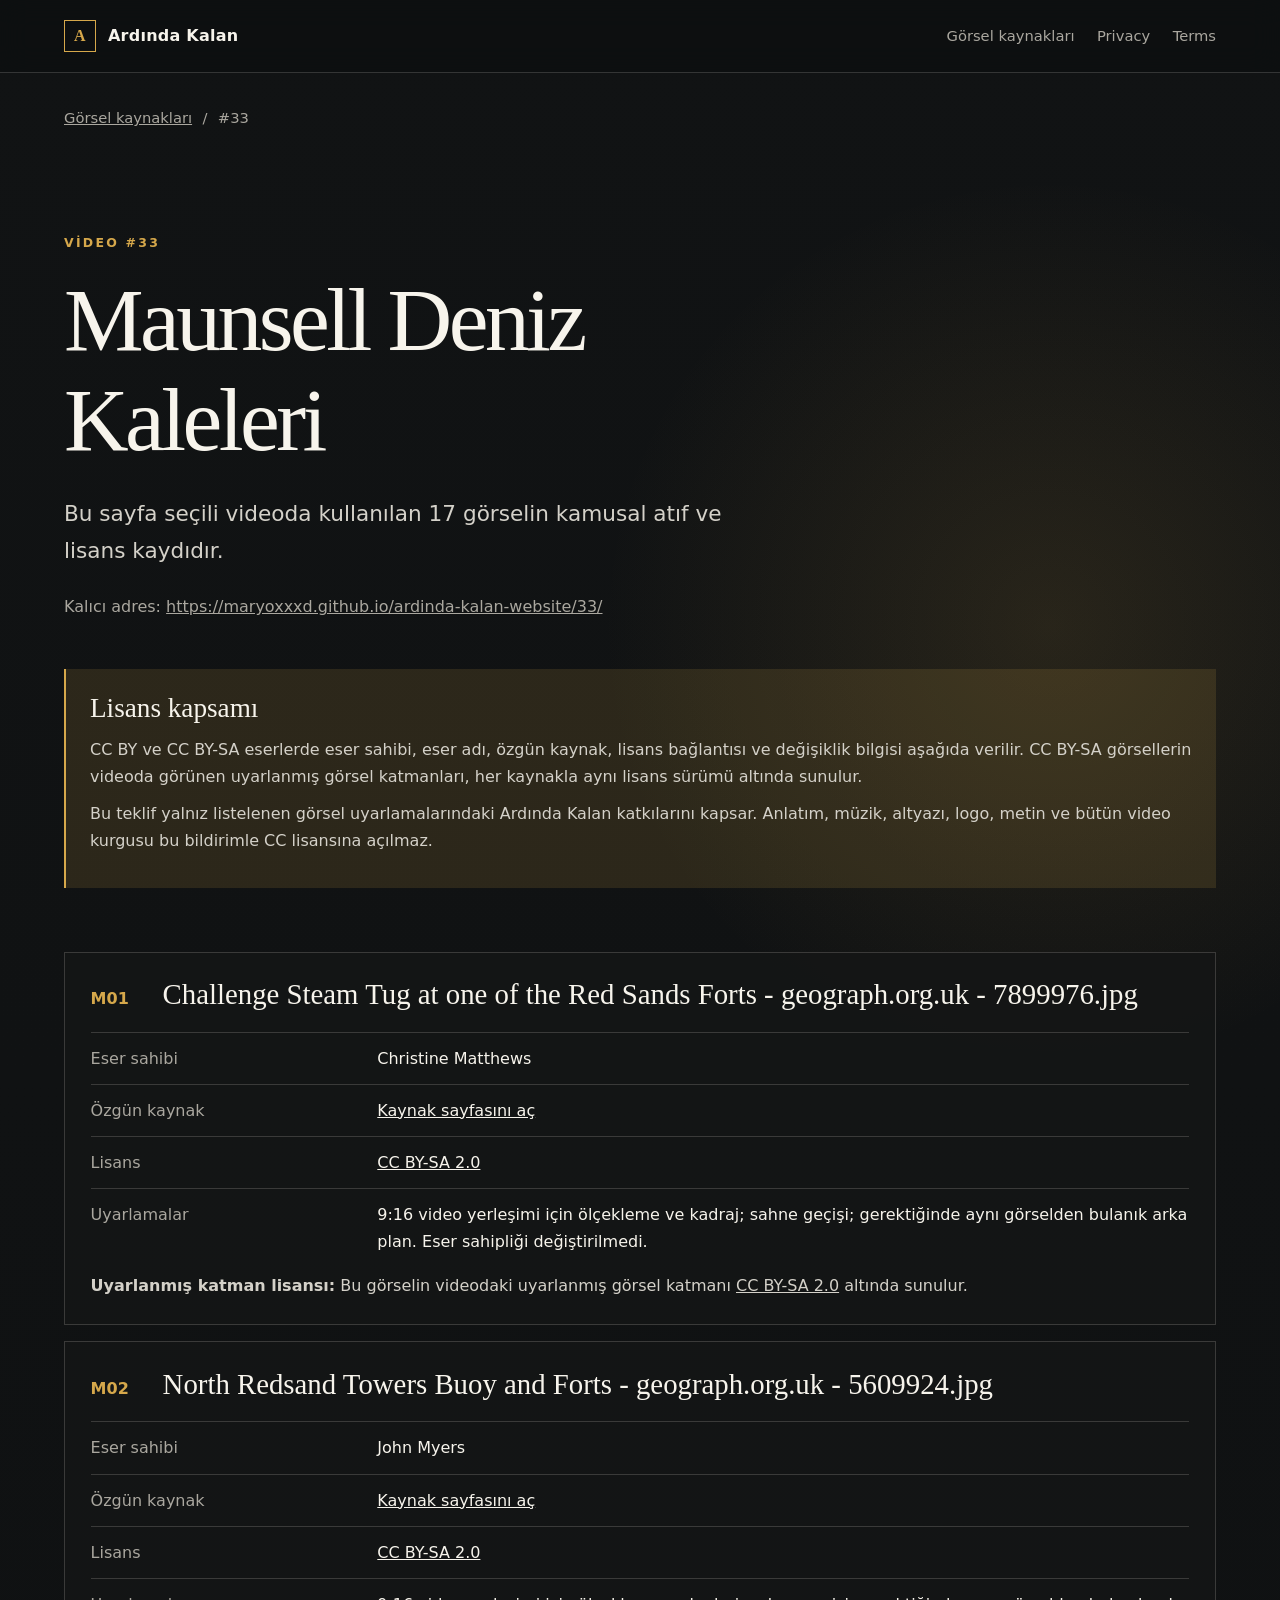
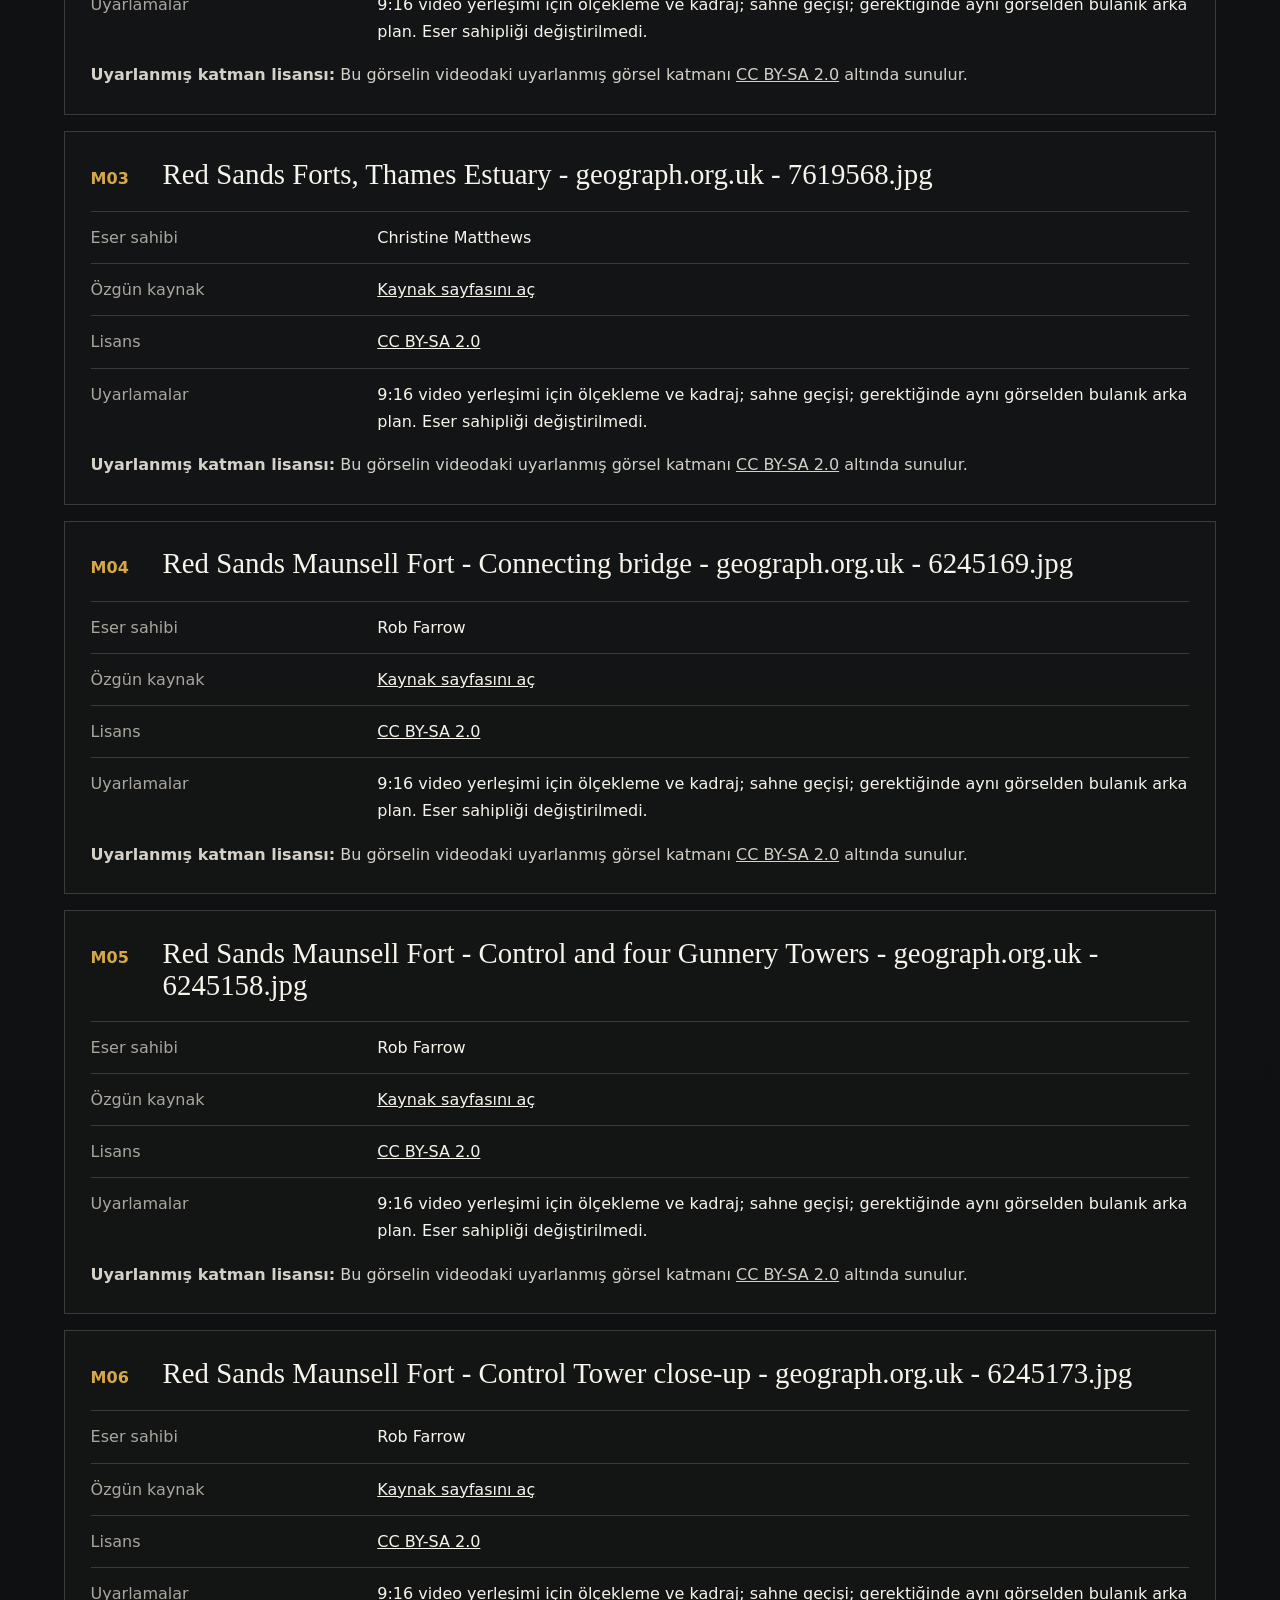
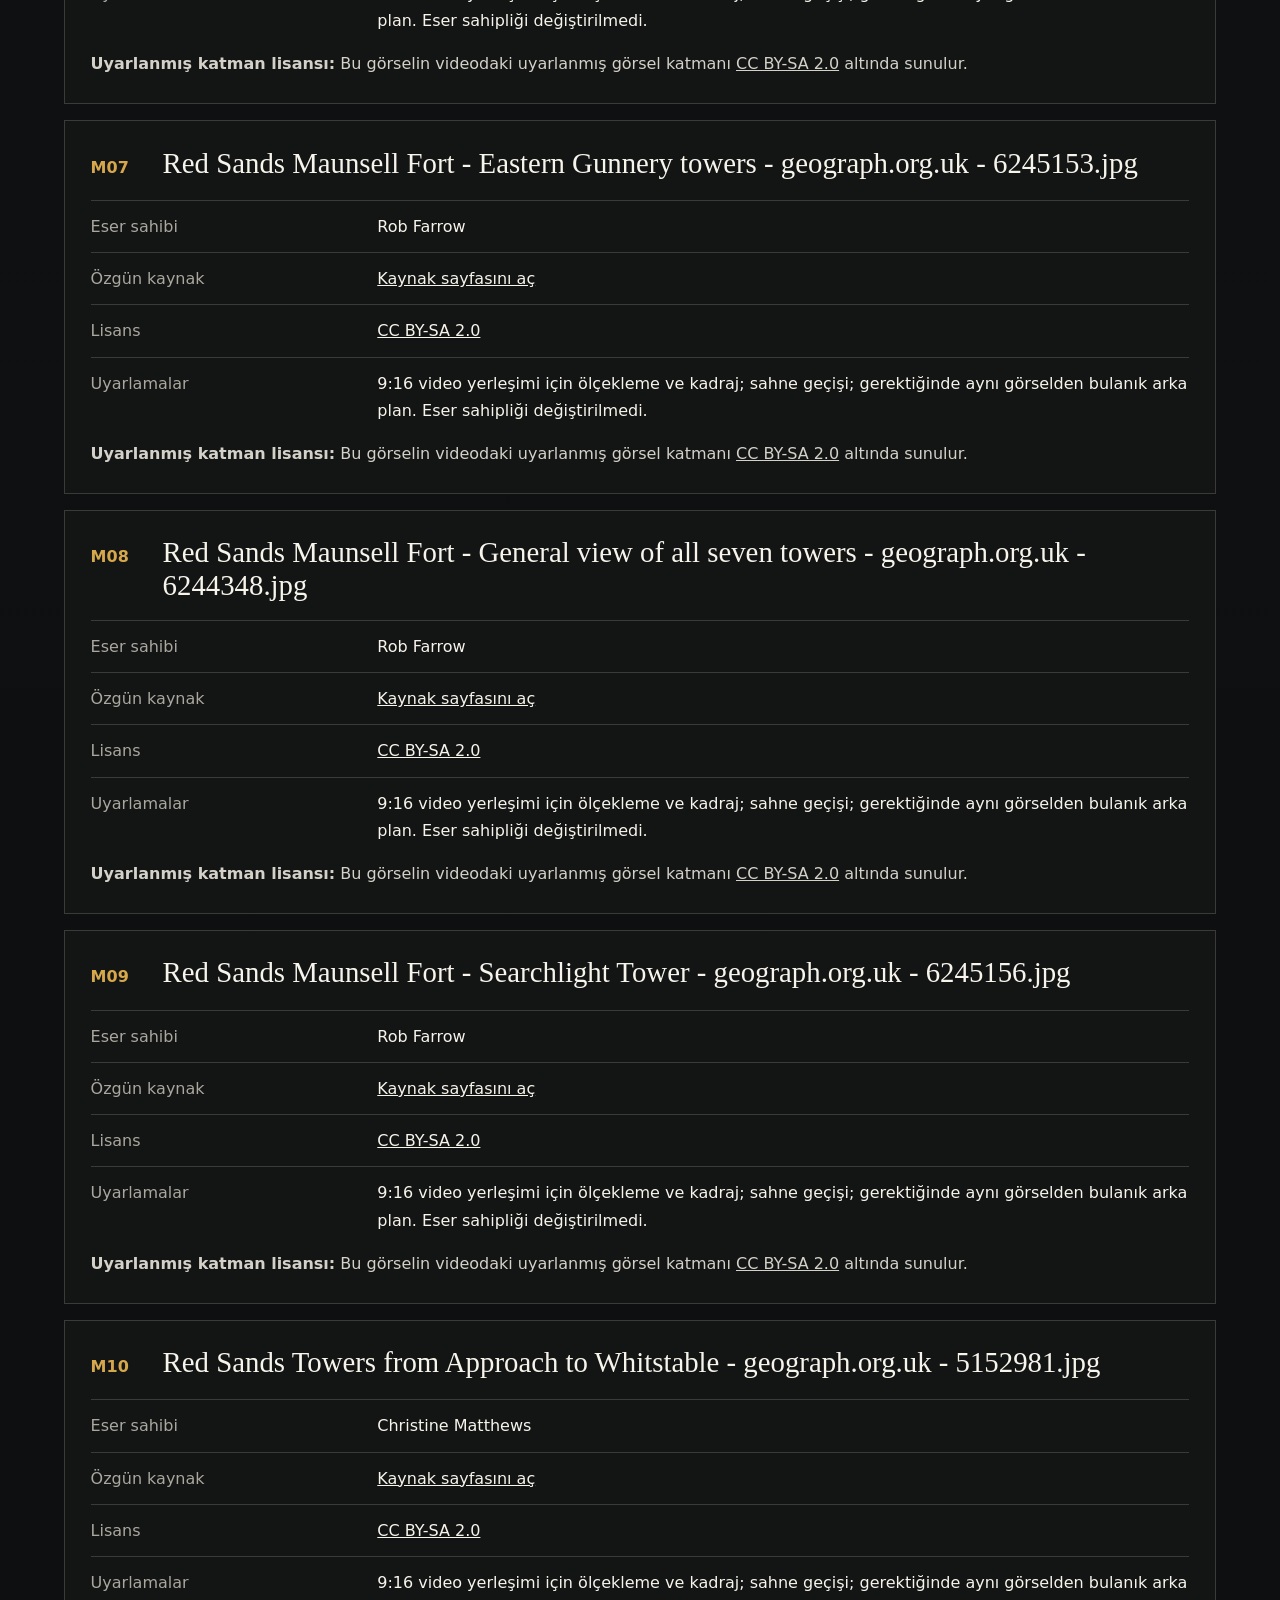
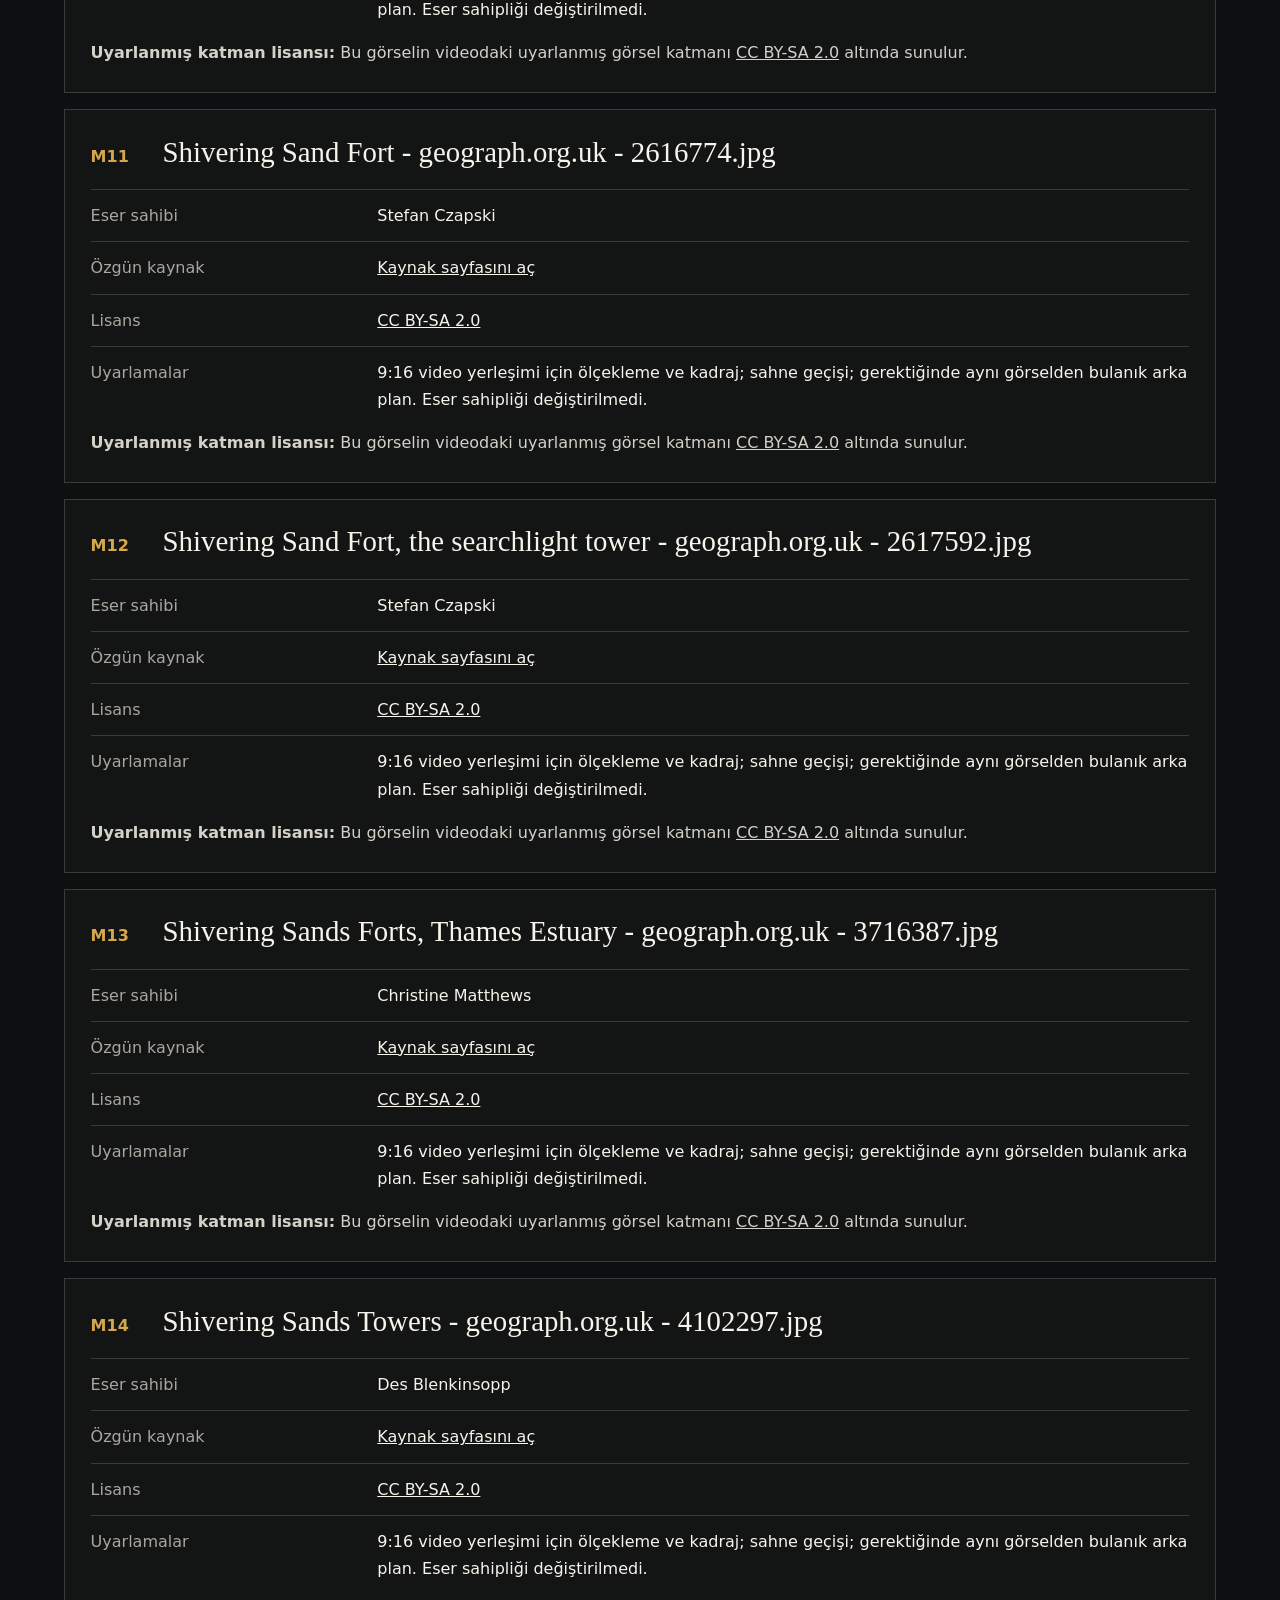
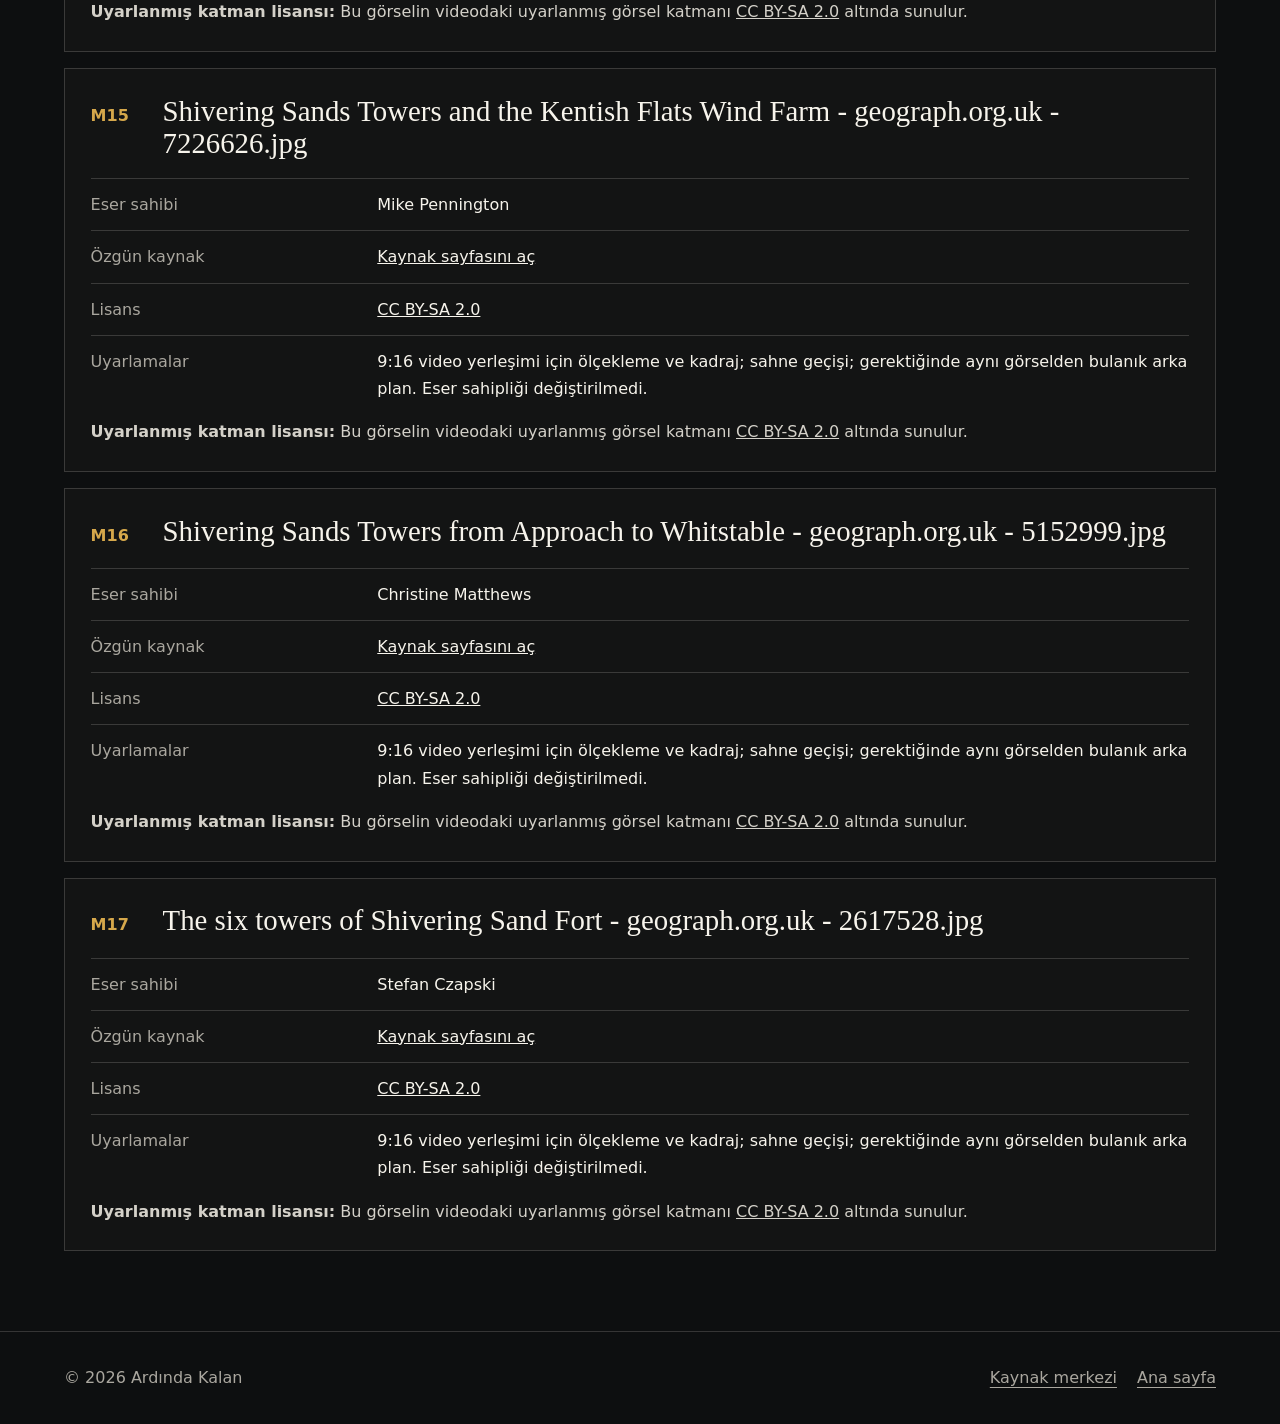
<file: 33/index.html>
<!doctype html>
<html lang="tr">
<head>
  <meta charset="utf-8">
  <meta name="viewport" content="width=device-width, initial-scale=1">
  <title>#33 Maunsell Deniz Kaleleri — Görsel kaynakları — Ardında Kalan</title>
  <meta name="description" content="Maunsell Deniz Kaleleri videosunda kullanılan görsellerin eser sahibi, kaynak, lisans ve uyarlama bilgileri">
  <link rel="stylesheet" href="../styles.css">
</head>
<body>
  <header class="site-header"><nav class="nav" aria-label="Ana gezinme">
    <a class="brand" href="../index.html"><span class="brand-mark" aria-hidden="true">A</span> Ardında Kalan</a>
    <div class="nav-links"><a href="../sources/index.html">Görsel kaynakları</a><a href="../privacy.html">Privacy</a><a href="../terms.html">Terms</a></div>
  </nav></header>
  <main><nav class="breadcrumbs" aria-label="İçerik yolu"><a href="../">Görsel kaynakları</a><span>/</span><span>#33</span></nav>
<section class="source-title">
  <p class="eyebrow">Video #33</p><h1>Maunsell Deniz Kaleleri</h1>
  <p class="lead">Bu sayfa seçili videoda kullanılan 17 görselin kamusal atıf ve lisans kaydıdır.</p>
  <div class="source-meta"><span>Kalıcı adres: <a href="https://maryoxxxd.github.io/ardinda-kalan-website/33/">https://maryoxxxd.github.io/ardinda-kalan-website/33/</a></span></div>
</section>
<section class="license-note"><h2>Lisans kapsamı</h2>
  <p>CC BY ve CC BY-SA eserlerde eser sahibi, eser adı, özgün kaynak, lisans bağlantısı ve değişiklik bilgisi aşağıda verilir. CC BY-SA görsellerin videoda görünen uyarlanmış görsel katmanları, her kaynakla aynı lisans sürümü altında sunulur.</p>
  <p>Bu teklif yalnız listelenen görsel uyarlamalarındaki Ardında Kalan katkılarını kapsar. Anlatım, müzik, altyazı, logo, metin ve bütün video kurgusu bu bildirimle CC lisansına açılmaz.</p>
</section>
<section class="source-list" aria-label="Görsel atıfları"><article class="source-entry" id="M01">
      <div class="source-entry-head"><span>M01</span><h2>Challenge Steam Tug at one of the Red Sands Forts - geograph.org.uk - 7899976.jpg</h2></div>
      <dl>
        <div><dt>Eser sahibi</dt><dd>Christine Matthews</dd></div>
        <div><dt>Özgün kaynak</dt><dd><a href="https://commons.wikimedia.org/wiki/File:Challenge_Steam_Tug_at_one_of_the_Red_Sands_Forts_-_geograph.org.uk_-_7899976.jpg" rel="noopener noreferrer">Kaynak sayfasını aç</a></dd></div>
        <div><dt>Lisans</dt><dd><a href="https://creativecommons.org/licenses/by-sa/2.0" rel="license noopener noreferrer">CC BY-SA 2.0</a></dd></div>
        <div><dt>Uyarlamalar</dt><dd>9:16 video yerleşimi için ölçekleme ve kadraj; sahne geçişi; gerektiğinde aynı görselden bulanık arka plan. Eser sahipliği değiştirilmedi.</dd></div>
      </dl>
      <p><strong>Uyarlanmış katman lisansı:</strong> Bu görselin videodaki uyarlanmış görsel katmanı <a rel="license" href="https://creativecommons.org/licenses/by-sa/2.0">CC BY-SA 2.0</a> altında sunulur.</p>
    </article>
<article class="source-entry" id="M02">
      <div class="source-entry-head"><span>M02</span><h2>North Redsand Towers Buoy and Forts - geograph.org.uk - 5609924.jpg</h2></div>
      <dl>
        <div><dt>Eser sahibi</dt><dd>John Myers</dd></div>
        <div><dt>Özgün kaynak</dt><dd><a href="https://commons.wikimedia.org/wiki/File:North_Redsand_Towers_Buoy_and_Forts_-_geograph.org.uk_-_5609924.jpg" rel="noopener noreferrer">Kaynak sayfasını aç</a></dd></div>
        <div><dt>Lisans</dt><dd><a href="https://creativecommons.org/licenses/by-sa/2.0" rel="license noopener noreferrer">CC BY-SA 2.0</a></dd></div>
        <div><dt>Uyarlamalar</dt><dd>9:16 video yerleşimi için ölçekleme ve kadraj; sahne geçişi; gerektiğinde aynı görselden bulanık arka plan. Eser sahipliği değiştirilmedi.</dd></div>
      </dl>
      <p><strong>Uyarlanmış katman lisansı:</strong> Bu görselin videodaki uyarlanmış görsel katmanı <a rel="license" href="https://creativecommons.org/licenses/by-sa/2.0">CC BY-SA 2.0</a> altında sunulur.</p>
    </article>
<article class="source-entry" id="M03">
      <div class="source-entry-head"><span>M03</span><h2>Red Sands Forts, Thames Estuary - geograph.org.uk - 7619568.jpg</h2></div>
      <dl>
        <div><dt>Eser sahibi</dt><dd>Christine Matthews</dd></div>
        <div><dt>Özgün kaynak</dt><dd><a href="https://commons.wikimedia.org/wiki/File:Red_Sands_Forts,_Thames_Estuary_-_geograph.org.uk_-_7619568.jpg" rel="noopener noreferrer">Kaynak sayfasını aç</a></dd></div>
        <div><dt>Lisans</dt><dd><a href="https://creativecommons.org/licenses/by-sa/2.0" rel="license noopener noreferrer">CC BY-SA 2.0</a></dd></div>
        <div><dt>Uyarlamalar</dt><dd>9:16 video yerleşimi için ölçekleme ve kadraj; sahne geçişi; gerektiğinde aynı görselden bulanık arka plan. Eser sahipliği değiştirilmedi.</dd></div>
      </dl>
      <p><strong>Uyarlanmış katman lisansı:</strong> Bu görselin videodaki uyarlanmış görsel katmanı <a rel="license" href="https://creativecommons.org/licenses/by-sa/2.0">CC BY-SA 2.0</a> altında sunulur.</p>
    </article>
<article class="source-entry" id="M04">
      <div class="source-entry-head"><span>M04</span><h2>Red Sands Maunsell Fort - Connecting bridge - geograph.org.uk - 6245169.jpg</h2></div>
      <dl>
        <div><dt>Eser sahibi</dt><dd>Rob Farrow</dd></div>
        <div><dt>Özgün kaynak</dt><dd><a href="https://commons.wikimedia.org/wiki/File:Red_Sands_Maunsell_Fort_-_Connecting_bridge_-_geograph.org.uk_-_6245169.jpg" rel="noopener noreferrer">Kaynak sayfasını aç</a></dd></div>
        <div><dt>Lisans</dt><dd><a href="https://creativecommons.org/licenses/by-sa/2.0" rel="license noopener noreferrer">CC BY-SA 2.0</a></dd></div>
        <div><dt>Uyarlamalar</dt><dd>9:16 video yerleşimi için ölçekleme ve kadraj; sahne geçişi; gerektiğinde aynı görselden bulanık arka plan. Eser sahipliği değiştirilmedi.</dd></div>
      </dl>
      <p><strong>Uyarlanmış katman lisansı:</strong> Bu görselin videodaki uyarlanmış görsel katmanı <a rel="license" href="https://creativecommons.org/licenses/by-sa/2.0">CC BY-SA 2.0</a> altında sunulur.</p>
    </article>
<article class="source-entry" id="M05">
      <div class="source-entry-head"><span>M05</span><h2>Red Sands Maunsell Fort - Control and four Gunnery Towers - geograph.org.uk - 6245158.jpg</h2></div>
      <dl>
        <div><dt>Eser sahibi</dt><dd>Rob Farrow</dd></div>
        <div><dt>Özgün kaynak</dt><dd><a href="https://commons.wikimedia.org/wiki/File:Red_Sands_Maunsell_Fort_-_Control_and_four_Gunnery_Towers_-_geograph.org.uk_-_6245158.jpg" rel="noopener noreferrer">Kaynak sayfasını aç</a></dd></div>
        <div><dt>Lisans</dt><dd><a href="https://creativecommons.org/licenses/by-sa/2.0" rel="license noopener noreferrer">CC BY-SA 2.0</a></dd></div>
        <div><dt>Uyarlamalar</dt><dd>9:16 video yerleşimi için ölçekleme ve kadraj; sahne geçişi; gerektiğinde aynı görselden bulanık arka plan. Eser sahipliği değiştirilmedi.</dd></div>
      </dl>
      <p><strong>Uyarlanmış katman lisansı:</strong> Bu görselin videodaki uyarlanmış görsel katmanı <a rel="license" href="https://creativecommons.org/licenses/by-sa/2.0">CC BY-SA 2.0</a> altında sunulur.</p>
    </article>
<article class="source-entry" id="M06">
      <div class="source-entry-head"><span>M06</span><h2>Red Sands Maunsell Fort - Control Tower close-up - geograph.org.uk - 6245173.jpg</h2></div>
      <dl>
        <div><dt>Eser sahibi</dt><dd>Rob Farrow</dd></div>
        <div><dt>Özgün kaynak</dt><dd><a href="https://commons.wikimedia.org/wiki/File:Red_Sands_Maunsell_Fort_-_Control_Tower_close-up_-_geograph.org.uk_-_6245173.jpg" rel="noopener noreferrer">Kaynak sayfasını aç</a></dd></div>
        <div><dt>Lisans</dt><dd><a href="https://creativecommons.org/licenses/by-sa/2.0" rel="license noopener noreferrer">CC BY-SA 2.0</a></dd></div>
        <div><dt>Uyarlamalar</dt><dd>9:16 video yerleşimi için ölçekleme ve kadraj; sahne geçişi; gerektiğinde aynı görselden bulanık arka plan. Eser sahipliği değiştirilmedi.</dd></div>
      </dl>
      <p><strong>Uyarlanmış katman lisansı:</strong> Bu görselin videodaki uyarlanmış görsel katmanı <a rel="license" href="https://creativecommons.org/licenses/by-sa/2.0">CC BY-SA 2.0</a> altında sunulur.</p>
    </article>
<article class="source-entry" id="M07">
      <div class="source-entry-head"><span>M07</span><h2>Red Sands Maunsell Fort - Eastern Gunnery towers - geograph.org.uk - 6245153.jpg</h2></div>
      <dl>
        <div><dt>Eser sahibi</dt><dd>Rob Farrow</dd></div>
        <div><dt>Özgün kaynak</dt><dd><a href="https://commons.wikimedia.org/wiki/File:Red_Sands_Maunsell_Fort_-_Eastern_Gunnery_towers_-_geograph.org.uk_-_6245153.jpg" rel="noopener noreferrer">Kaynak sayfasını aç</a></dd></div>
        <div><dt>Lisans</dt><dd><a href="https://creativecommons.org/licenses/by-sa/2.0" rel="license noopener noreferrer">CC BY-SA 2.0</a></dd></div>
        <div><dt>Uyarlamalar</dt><dd>9:16 video yerleşimi için ölçekleme ve kadraj; sahne geçişi; gerektiğinde aynı görselden bulanık arka plan. Eser sahipliği değiştirilmedi.</dd></div>
      </dl>
      <p><strong>Uyarlanmış katman lisansı:</strong> Bu görselin videodaki uyarlanmış görsel katmanı <a rel="license" href="https://creativecommons.org/licenses/by-sa/2.0">CC BY-SA 2.0</a> altında sunulur.</p>
    </article>
<article class="source-entry" id="M08">
      <div class="source-entry-head"><span>M08</span><h2>Red Sands Maunsell Fort - General view of all seven towers - geograph.org.uk - 6244348.jpg</h2></div>
      <dl>
        <div><dt>Eser sahibi</dt><dd>Rob Farrow</dd></div>
        <div><dt>Özgün kaynak</dt><dd><a href="https://commons.wikimedia.org/wiki/File:Red_Sands_Maunsell_Fort_-_General_view_of_all_seven_towers_-_geograph.org.uk_-_6244348.jpg" rel="noopener noreferrer">Kaynak sayfasını aç</a></dd></div>
        <div><dt>Lisans</dt><dd><a href="https://creativecommons.org/licenses/by-sa/2.0" rel="license noopener noreferrer">CC BY-SA 2.0</a></dd></div>
        <div><dt>Uyarlamalar</dt><dd>9:16 video yerleşimi için ölçekleme ve kadraj; sahne geçişi; gerektiğinde aynı görselden bulanık arka plan. Eser sahipliği değiştirilmedi.</dd></div>
      </dl>
      <p><strong>Uyarlanmış katman lisansı:</strong> Bu görselin videodaki uyarlanmış görsel katmanı <a rel="license" href="https://creativecommons.org/licenses/by-sa/2.0">CC BY-SA 2.0</a> altında sunulur.</p>
    </article>
<article class="source-entry" id="M09">
      <div class="source-entry-head"><span>M09</span><h2>Red Sands Maunsell Fort - Searchlight Tower - geograph.org.uk - 6245156.jpg</h2></div>
      <dl>
        <div><dt>Eser sahibi</dt><dd>Rob Farrow</dd></div>
        <div><dt>Özgün kaynak</dt><dd><a href="https://commons.wikimedia.org/wiki/File:Red_Sands_Maunsell_Fort_-_Searchlight_Tower_-_geograph.org.uk_-_6245156.jpg" rel="noopener noreferrer">Kaynak sayfasını aç</a></dd></div>
        <div><dt>Lisans</dt><dd><a href="https://creativecommons.org/licenses/by-sa/2.0" rel="license noopener noreferrer">CC BY-SA 2.0</a></dd></div>
        <div><dt>Uyarlamalar</dt><dd>9:16 video yerleşimi için ölçekleme ve kadraj; sahne geçişi; gerektiğinde aynı görselden bulanık arka plan. Eser sahipliği değiştirilmedi.</dd></div>
      </dl>
      <p><strong>Uyarlanmış katman lisansı:</strong> Bu görselin videodaki uyarlanmış görsel katmanı <a rel="license" href="https://creativecommons.org/licenses/by-sa/2.0">CC BY-SA 2.0</a> altında sunulur.</p>
    </article>
<article class="source-entry" id="M10">
      <div class="source-entry-head"><span>M10</span><h2>Red Sands Towers from Approach to Whitstable - geograph.org.uk - 5152981.jpg</h2></div>
      <dl>
        <div><dt>Eser sahibi</dt><dd>Christine Matthews</dd></div>
        <div><dt>Özgün kaynak</dt><dd><a href="https://commons.wikimedia.org/wiki/File:Red_Sands_Towers_from_Approach_to_Whitstable_-_geograph.org.uk_-_5152981.jpg" rel="noopener noreferrer">Kaynak sayfasını aç</a></dd></div>
        <div><dt>Lisans</dt><dd><a href="https://creativecommons.org/licenses/by-sa/2.0" rel="license noopener noreferrer">CC BY-SA 2.0</a></dd></div>
        <div><dt>Uyarlamalar</dt><dd>9:16 video yerleşimi için ölçekleme ve kadraj; sahne geçişi; gerektiğinde aynı görselden bulanık arka plan. Eser sahipliği değiştirilmedi.</dd></div>
      </dl>
      <p><strong>Uyarlanmış katman lisansı:</strong> Bu görselin videodaki uyarlanmış görsel katmanı <a rel="license" href="https://creativecommons.org/licenses/by-sa/2.0">CC BY-SA 2.0</a> altında sunulur.</p>
    </article>
<article class="source-entry" id="M11">
      <div class="source-entry-head"><span>M11</span><h2>Shivering Sand Fort - geograph.org.uk - 2616774.jpg</h2></div>
      <dl>
        <div><dt>Eser sahibi</dt><dd>Stefan Czapski</dd></div>
        <div><dt>Özgün kaynak</dt><dd><a href="https://commons.wikimedia.org/wiki/File:Shivering_Sand_Fort_-_geograph.org.uk_-_2616774.jpg" rel="noopener noreferrer">Kaynak sayfasını aç</a></dd></div>
        <div><dt>Lisans</dt><dd><a href="https://creativecommons.org/licenses/by-sa/2.0" rel="license noopener noreferrer">CC BY-SA 2.0</a></dd></div>
        <div><dt>Uyarlamalar</dt><dd>9:16 video yerleşimi için ölçekleme ve kadraj; sahne geçişi; gerektiğinde aynı görselden bulanık arka plan. Eser sahipliği değiştirilmedi.</dd></div>
      </dl>
      <p><strong>Uyarlanmış katman lisansı:</strong> Bu görselin videodaki uyarlanmış görsel katmanı <a rel="license" href="https://creativecommons.org/licenses/by-sa/2.0">CC BY-SA 2.0</a> altında sunulur.</p>
    </article>
<article class="source-entry" id="M12">
      <div class="source-entry-head"><span>M12</span><h2>Shivering Sand Fort, the searchlight tower - geograph.org.uk - 2617592.jpg</h2></div>
      <dl>
        <div><dt>Eser sahibi</dt><dd>Stefan Czapski</dd></div>
        <div><dt>Özgün kaynak</dt><dd><a href="https://commons.wikimedia.org/wiki/File:Shivering_Sand_Fort,_the_searchlight_tower_-_geograph.org.uk_-_2617592.jpg" rel="noopener noreferrer">Kaynak sayfasını aç</a></dd></div>
        <div><dt>Lisans</dt><dd><a href="https://creativecommons.org/licenses/by-sa/2.0" rel="license noopener noreferrer">CC BY-SA 2.0</a></dd></div>
        <div><dt>Uyarlamalar</dt><dd>9:16 video yerleşimi için ölçekleme ve kadraj; sahne geçişi; gerektiğinde aynı görselden bulanık arka plan. Eser sahipliği değiştirilmedi.</dd></div>
      </dl>
      <p><strong>Uyarlanmış katman lisansı:</strong> Bu görselin videodaki uyarlanmış görsel katmanı <a rel="license" href="https://creativecommons.org/licenses/by-sa/2.0">CC BY-SA 2.0</a> altında sunulur.</p>
    </article>
<article class="source-entry" id="M13">
      <div class="source-entry-head"><span>M13</span><h2>Shivering Sands Forts, Thames Estuary - geograph.org.uk - 3716387.jpg</h2></div>
      <dl>
        <div><dt>Eser sahibi</dt><dd>Christine Matthews</dd></div>
        <div><dt>Özgün kaynak</dt><dd><a href="https://commons.wikimedia.org/wiki/File:Shivering_Sands_Forts,_Thames_Estuary_-_geograph.org.uk_-_3716387.jpg" rel="noopener noreferrer">Kaynak sayfasını aç</a></dd></div>
        <div><dt>Lisans</dt><dd><a href="https://creativecommons.org/licenses/by-sa/2.0" rel="license noopener noreferrer">CC BY-SA 2.0</a></dd></div>
        <div><dt>Uyarlamalar</dt><dd>9:16 video yerleşimi için ölçekleme ve kadraj; sahne geçişi; gerektiğinde aynı görselden bulanık arka plan. Eser sahipliği değiştirilmedi.</dd></div>
      </dl>
      <p><strong>Uyarlanmış katman lisansı:</strong> Bu görselin videodaki uyarlanmış görsel katmanı <a rel="license" href="https://creativecommons.org/licenses/by-sa/2.0">CC BY-SA 2.0</a> altında sunulur.</p>
    </article>
<article class="source-entry" id="M14">
      <div class="source-entry-head"><span>M14</span><h2>Shivering Sands Towers - geograph.org.uk - 4102297.jpg</h2></div>
      <dl>
        <div><dt>Eser sahibi</dt><dd>Des Blenkinsopp</dd></div>
        <div><dt>Özgün kaynak</dt><dd><a href="https://commons.wikimedia.org/wiki/File:Shivering_Sands_Towers_-_geograph.org.uk_-_4102297.jpg" rel="noopener noreferrer">Kaynak sayfasını aç</a></dd></div>
        <div><dt>Lisans</dt><dd><a href="https://creativecommons.org/licenses/by-sa/2.0" rel="license noopener noreferrer">CC BY-SA 2.0</a></dd></div>
        <div><dt>Uyarlamalar</dt><dd>9:16 video yerleşimi için ölçekleme ve kadraj; sahne geçişi; gerektiğinde aynı görselden bulanık arka plan. Eser sahipliği değiştirilmedi.</dd></div>
      </dl>
      <p><strong>Uyarlanmış katman lisansı:</strong> Bu görselin videodaki uyarlanmış görsel katmanı <a rel="license" href="https://creativecommons.org/licenses/by-sa/2.0">CC BY-SA 2.0</a> altında sunulur.</p>
    </article>
<article class="source-entry" id="M15">
      <div class="source-entry-head"><span>M15</span><h2>Shivering Sands Towers and the Kentish Flats Wind Farm - geograph.org.uk - 7226626.jpg</h2></div>
      <dl>
        <div><dt>Eser sahibi</dt><dd>Mike Pennington</dd></div>
        <div><dt>Özgün kaynak</dt><dd><a href="https://commons.wikimedia.org/wiki/File:Shivering_Sands_Towers_and_the_Kentish_Flats_Wind_Farm_-_geograph.org.uk_-_7226626.jpg" rel="noopener noreferrer">Kaynak sayfasını aç</a></dd></div>
        <div><dt>Lisans</dt><dd><a href="https://creativecommons.org/licenses/by-sa/2.0" rel="license noopener noreferrer">CC BY-SA 2.0</a></dd></div>
        <div><dt>Uyarlamalar</dt><dd>9:16 video yerleşimi için ölçekleme ve kadraj; sahne geçişi; gerektiğinde aynı görselden bulanık arka plan. Eser sahipliği değiştirilmedi.</dd></div>
      </dl>
      <p><strong>Uyarlanmış katman lisansı:</strong> Bu görselin videodaki uyarlanmış görsel katmanı <a rel="license" href="https://creativecommons.org/licenses/by-sa/2.0">CC BY-SA 2.0</a> altında sunulur.</p>
    </article>
<article class="source-entry" id="M16">
      <div class="source-entry-head"><span>M16</span><h2>Shivering Sands Towers from Approach to Whitstable - geograph.org.uk - 5152999.jpg</h2></div>
      <dl>
        <div><dt>Eser sahibi</dt><dd>Christine Matthews</dd></div>
        <div><dt>Özgün kaynak</dt><dd><a href="https://commons.wikimedia.org/wiki/File:Shivering_Sands_Towers_from_Approach_to_Whitstable_-_geograph.org.uk_-_5152999.jpg" rel="noopener noreferrer">Kaynak sayfasını aç</a></dd></div>
        <div><dt>Lisans</dt><dd><a href="https://creativecommons.org/licenses/by-sa/2.0" rel="license noopener noreferrer">CC BY-SA 2.0</a></dd></div>
        <div><dt>Uyarlamalar</dt><dd>9:16 video yerleşimi için ölçekleme ve kadraj; sahne geçişi; gerektiğinde aynı görselden bulanık arka plan. Eser sahipliği değiştirilmedi.</dd></div>
      </dl>
      <p><strong>Uyarlanmış katman lisansı:</strong> Bu görselin videodaki uyarlanmış görsel katmanı <a rel="license" href="https://creativecommons.org/licenses/by-sa/2.0">CC BY-SA 2.0</a> altında sunulur.</p>
    </article>
<article class="source-entry" id="M17">
      <div class="source-entry-head"><span>M17</span><h2>The six towers of Shivering Sand Fort - geograph.org.uk - 2617528.jpg</h2></div>
      <dl>
        <div><dt>Eser sahibi</dt><dd>Stefan Czapski</dd></div>
        <div><dt>Özgün kaynak</dt><dd><a href="https://commons.wikimedia.org/wiki/File:The_six_towers_of_Shivering_Sand_Fort_-_geograph.org.uk_-_2617528.jpg" rel="noopener noreferrer">Kaynak sayfasını aç</a></dd></div>
        <div><dt>Lisans</dt><dd><a href="https://creativecommons.org/licenses/by-sa/2.0" rel="license noopener noreferrer">CC BY-SA 2.0</a></dd></div>
        <div><dt>Uyarlamalar</dt><dd>9:16 video yerleşimi için ölçekleme ve kadraj; sahne geçişi; gerektiğinde aynı görselden bulanık arka plan. Eser sahipliği değiştirilmedi.</dd></div>
      </dl>
      <p><strong>Uyarlanmış katman lisansı:</strong> Bu görselin videodaki uyarlanmış görsel katmanı <a rel="license" href="https://creativecommons.org/licenses/by-sa/2.0">CC BY-SA 2.0</a> altında sunulur.</p>
    </article></section></main>
  <footer class="site-footer"><div class="footer-inner"><span>© 2026 Ardında Kalan</span><div class="footer-links"><a href="../sources/index.html">Kaynak merkezi</a><a href="../index.html">Ana sayfa</a></div></div></footer>
</body>
</html>
</file>
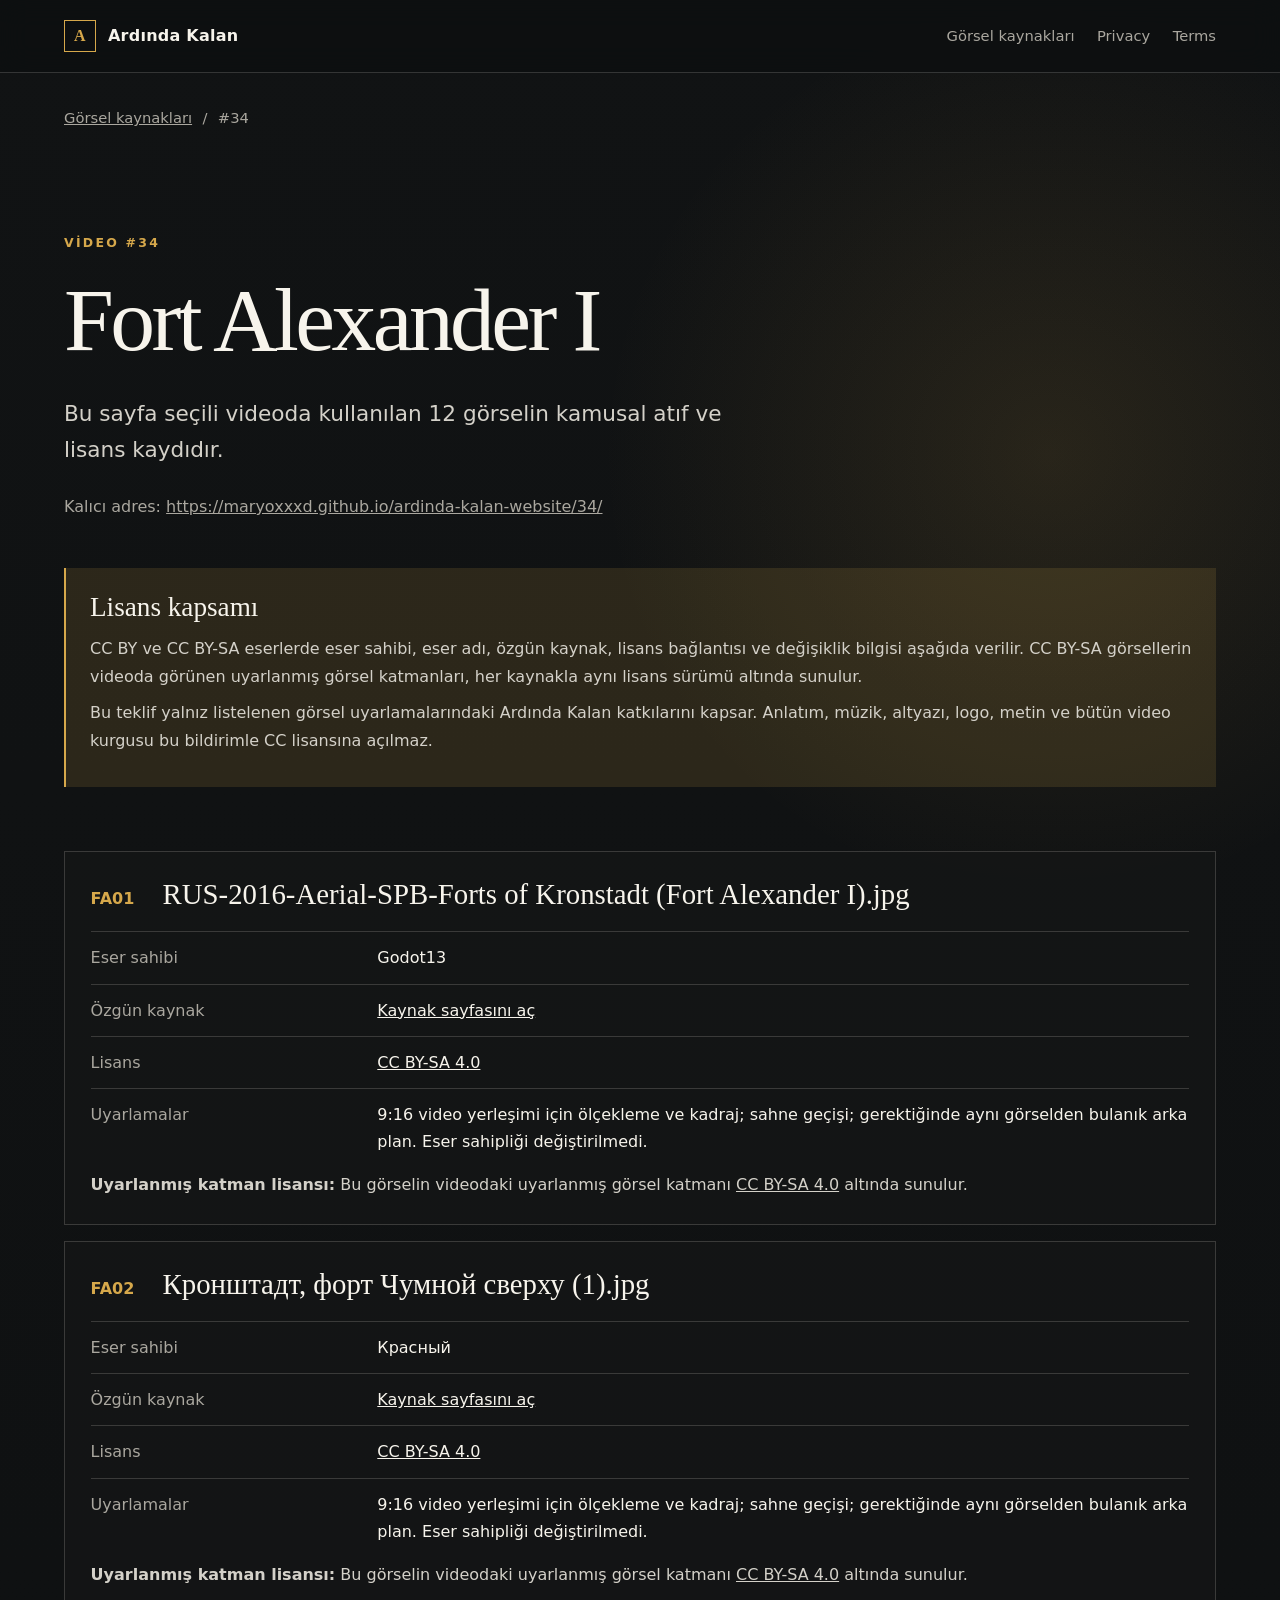
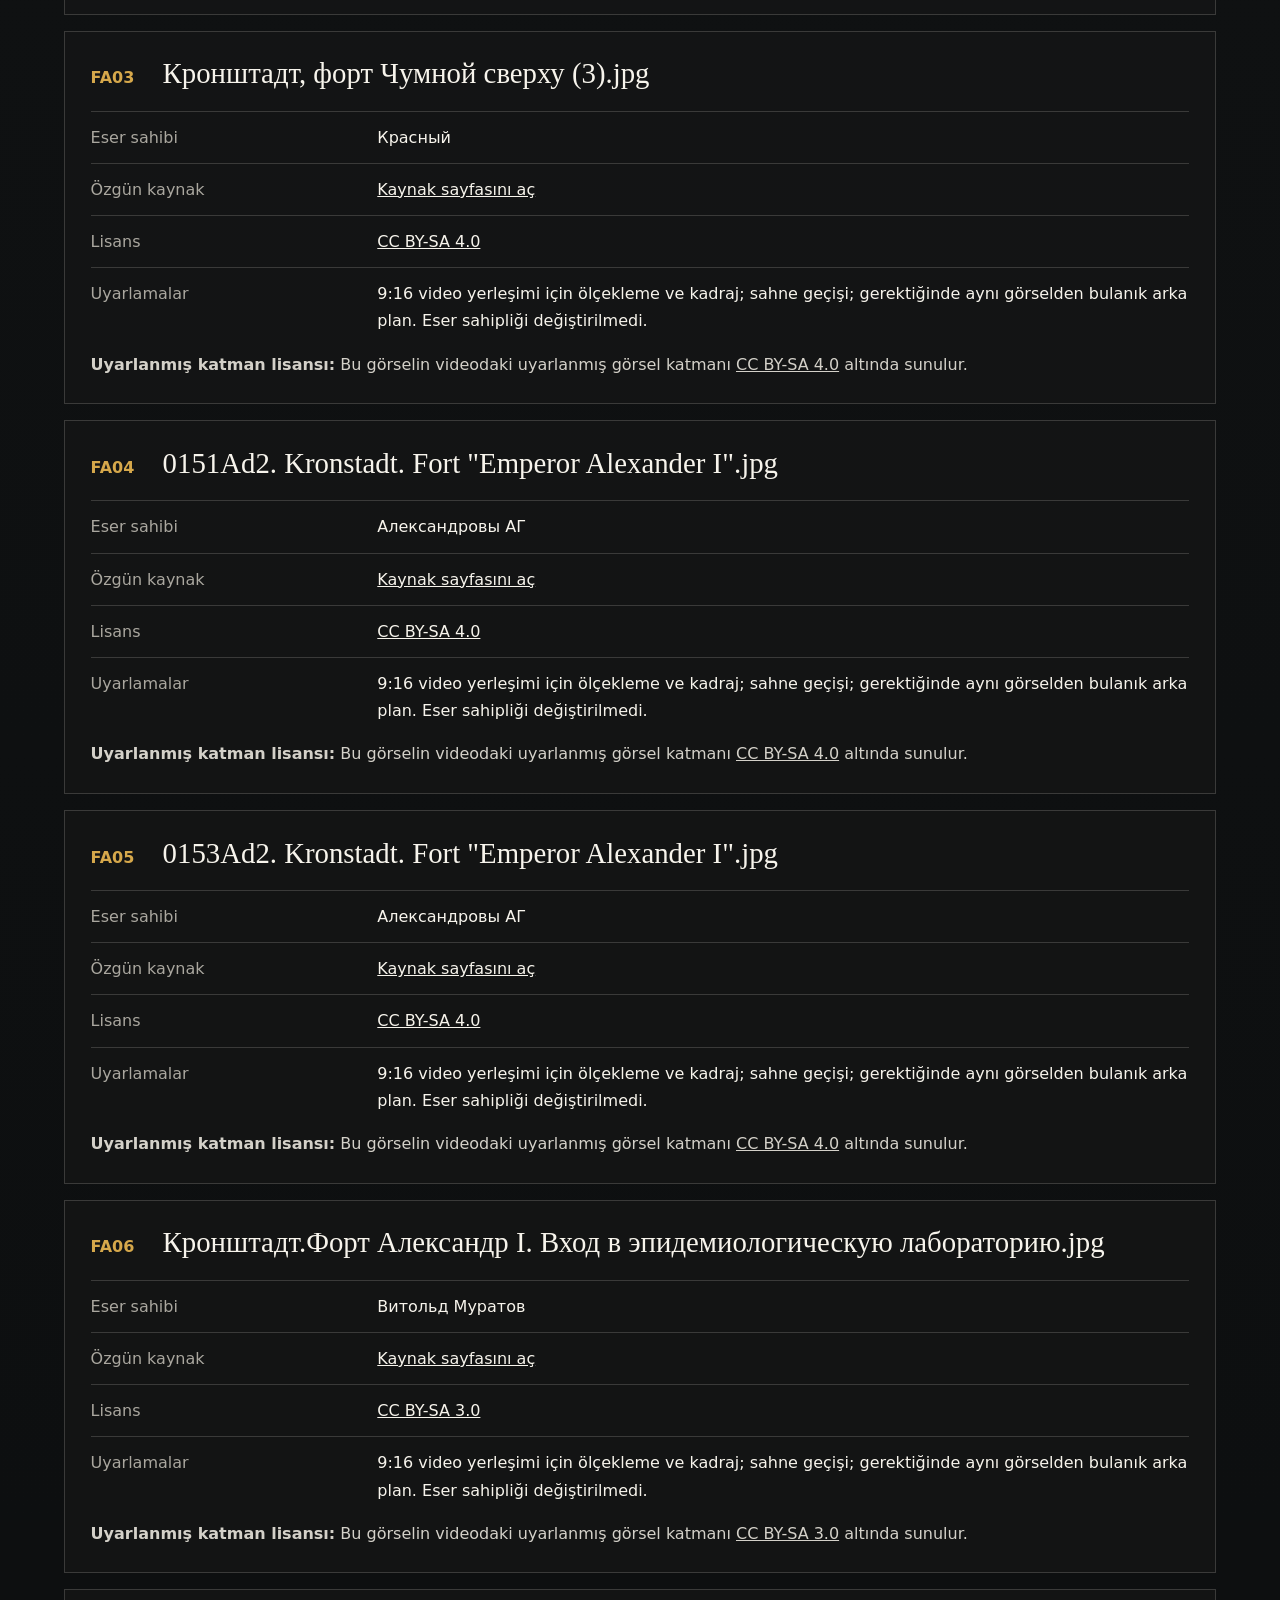
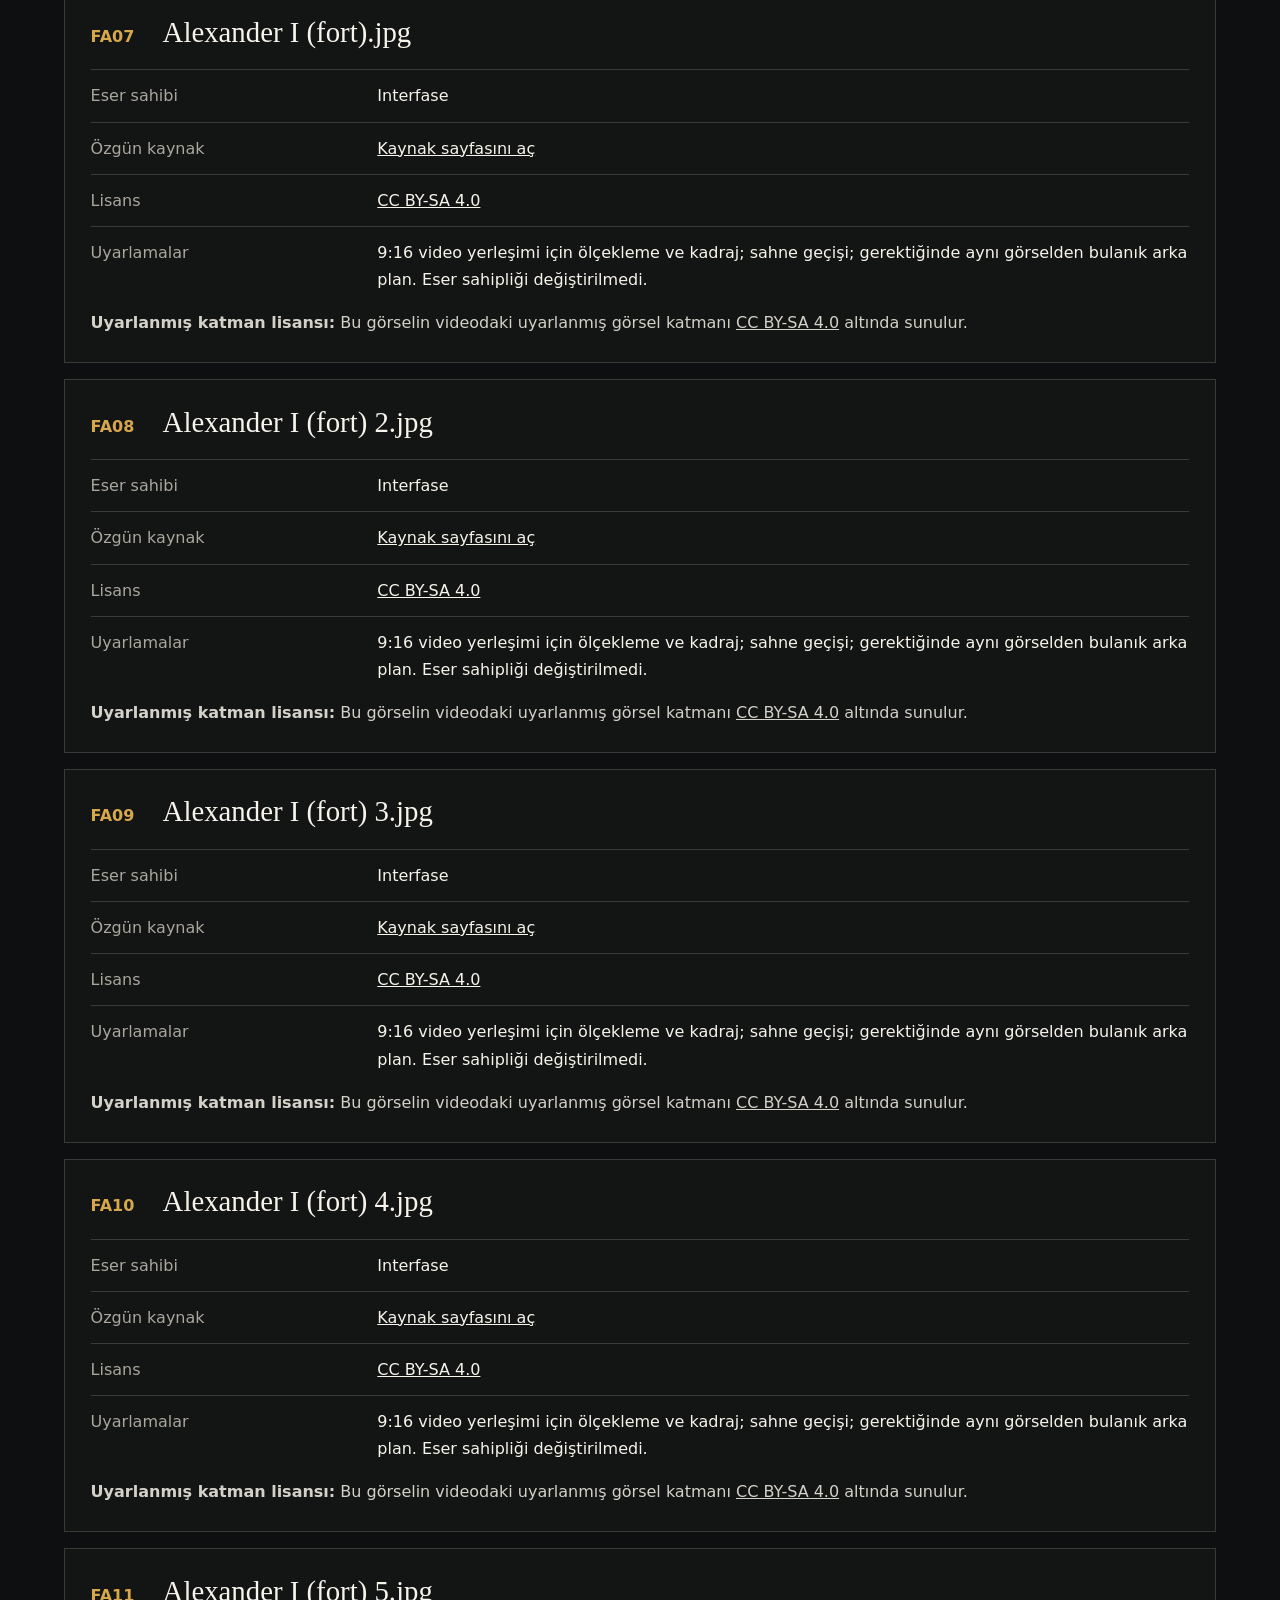
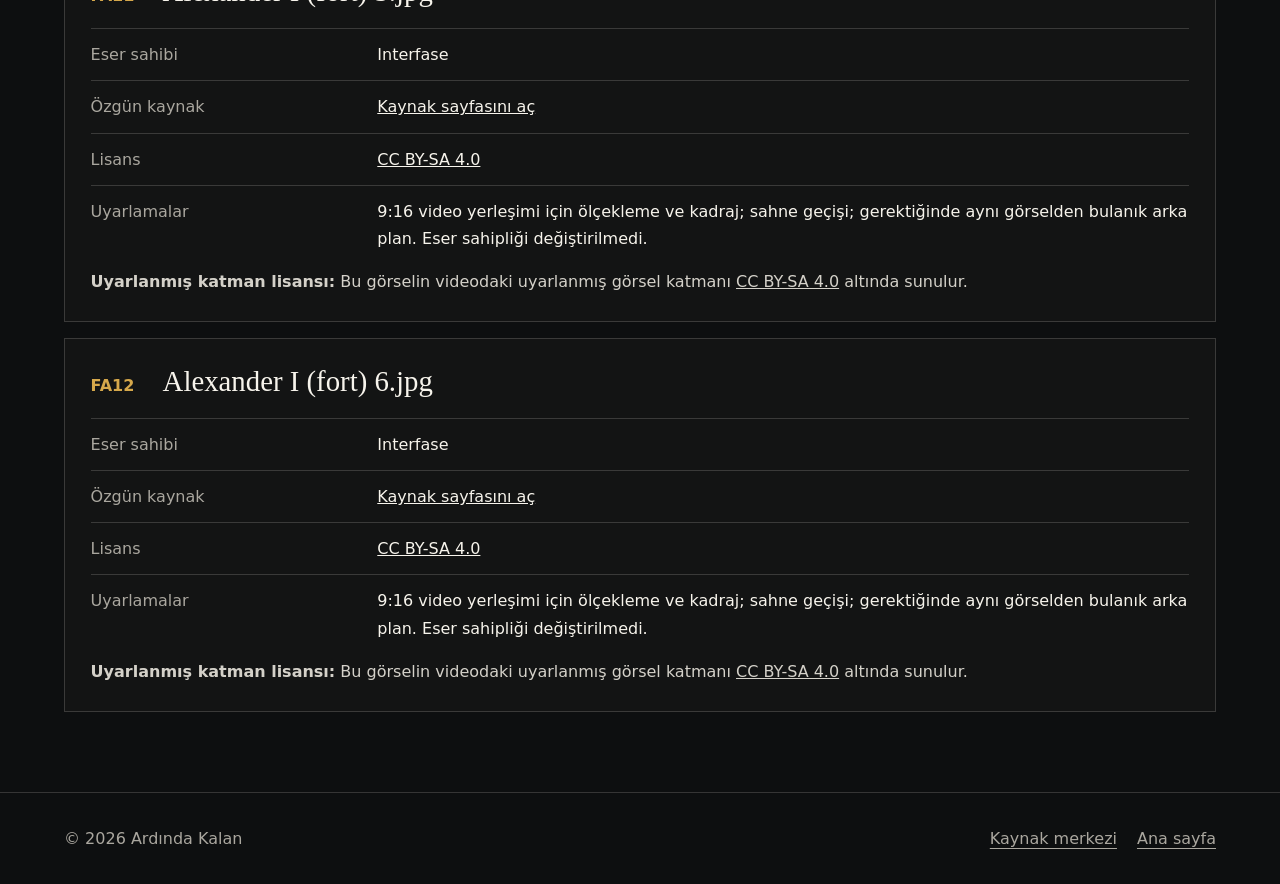
<file: 34/index.html>
<!doctype html>
<html lang="tr">
<head>
  <meta charset="utf-8">
  <meta name="viewport" content="width=device-width, initial-scale=1">
  <title>#34 Fort Alexander I — Görsel kaynakları — Ardında Kalan</title>
  <meta name="description" content="Fort Alexander I videosunda kullanılan görsellerin eser sahibi, kaynak, lisans ve uyarlama bilgileri">
  <link rel="stylesheet" href="../styles.css">
</head>
<body>
  <header class="site-header"><nav class="nav" aria-label="Ana gezinme">
    <a class="brand" href="../index.html"><span class="brand-mark" aria-hidden="true">A</span> Ardında Kalan</a>
    <div class="nav-links"><a href="../sources/index.html">Görsel kaynakları</a><a href="../privacy.html">Privacy</a><a href="../terms.html">Terms</a></div>
  </nav></header>
  <main><nav class="breadcrumbs" aria-label="İçerik yolu"><a href="../">Görsel kaynakları</a><span>/</span><span>#34</span></nav>
<section class="source-title">
  <p class="eyebrow">Video #34</p><h1>Fort Alexander I</h1>
  <p class="lead">Bu sayfa seçili videoda kullanılan 12 görselin kamusal atıf ve lisans kaydıdır.</p>
  <div class="source-meta"><span>Kalıcı adres: <a href="https://maryoxxxd.github.io/ardinda-kalan-website/34/">https://maryoxxxd.github.io/ardinda-kalan-website/34/</a></span></div>
</section>
<section class="license-note"><h2>Lisans kapsamı</h2>
  <p>CC BY ve CC BY-SA eserlerde eser sahibi, eser adı, özgün kaynak, lisans bağlantısı ve değişiklik bilgisi aşağıda verilir. CC BY-SA görsellerin videoda görünen uyarlanmış görsel katmanları, her kaynakla aynı lisans sürümü altında sunulur.</p>
  <p>Bu teklif yalnız listelenen görsel uyarlamalarındaki Ardında Kalan katkılarını kapsar. Anlatım, müzik, altyazı, logo, metin ve bütün video kurgusu bu bildirimle CC lisansına açılmaz.</p>
</section>
<section class="source-list" aria-label="Görsel atıfları"><article class="source-entry" id="FA01">
      <div class="source-entry-head"><span>FA01</span><h2>RUS-2016-Aerial-SPB-Forts of Kronstadt (Fort Alexander I).jpg</h2></div>
      <dl>
        <div><dt>Eser sahibi</dt><dd>Godot13</dd></div>
        <div><dt>Özgün kaynak</dt><dd><a href="https://commons.wikimedia.org/wiki/File:RUS-2016-Aerial-SPB-Forts_of_Kronstadt_(Fort_Alexander_I).jpg" rel="noopener noreferrer">Kaynak sayfasını aç</a></dd></div>
        <div><dt>Lisans</dt><dd><a href="https://creativecommons.org/licenses/by-sa/4.0" rel="license noopener noreferrer">CC BY-SA 4.0</a></dd></div>
        <div><dt>Uyarlamalar</dt><dd>9:16 video yerleşimi için ölçekleme ve kadraj; sahne geçişi; gerektiğinde aynı görselden bulanık arka plan. Eser sahipliği değiştirilmedi.</dd></div>
      </dl>
      <p><strong>Uyarlanmış katman lisansı:</strong> Bu görselin videodaki uyarlanmış görsel katmanı <a rel="license" href="https://creativecommons.org/licenses/by-sa/4.0">CC BY-SA 4.0</a> altında sunulur.</p>
    </article>
<article class="source-entry" id="FA02">
      <div class="source-entry-head"><span>FA02</span><h2>Кронштадт, форт Чумной сверху (1).jpg</h2></div>
      <dl>
        <div><dt>Eser sahibi</dt><dd>Красный</dd></div>
        <div><dt>Özgün kaynak</dt><dd><a href="https://commons.wikimedia.org/wiki/File:%D0%9A%D1%80%D0%BE%D0%BD%D1%88%D1%82%D0%B0%D0%B4%D1%82,_%D1%84%D0%BE%D1%80%D1%82_%D0%A7%D1%83%D0%BC%D0%BD%D0%BE%D0%B9_%D1%81%D0%B2%D0%B5%D1%80%D1%85%D1%83_(1).jpg" rel="noopener noreferrer">Kaynak sayfasını aç</a></dd></div>
        <div><dt>Lisans</dt><dd><a href="https://creativecommons.org/licenses/by-sa/4.0" rel="license noopener noreferrer">CC BY-SA 4.0</a></dd></div>
        <div><dt>Uyarlamalar</dt><dd>9:16 video yerleşimi için ölçekleme ve kadraj; sahne geçişi; gerektiğinde aynı görselden bulanık arka plan. Eser sahipliği değiştirilmedi.</dd></div>
      </dl>
      <p><strong>Uyarlanmış katman lisansı:</strong> Bu görselin videodaki uyarlanmış görsel katmanı <a rel="license" href="https://creativecommons.org/licenses/by-sa/4.0">CC BY-SA 4.0</a> altında sunulur.</p>
    </article>
<article class="source-entry" id="FA03">
      <div class="source-entry-head"><span>FA03</span><h2>Кронштадт, форт Чумной сверху (3).jpg</h2></div>
      <dl>
        <div><dt>Eser sahibi</dt><dd>Красный</dd></div>
        <div><dt>Özgün kaynak</dt><dd><a href="https://commons.wikimedia.org/wiki/File:%D0%9A%D1%80%D0%BE%D0%BD%D1%88%D1%82%D0%B0%D0%B4%D1%82,_%D1%84%D0%BE%D1%80%D1%82_%D0%A7%D1%83%D0%BC%D0%BD%D0%BE%D0%B9_%D1%81%D0%B2%D0%B5%D1%80%D1%85%D1%83_(3).jpg" rel="noopener noreferrer">Kaynak sayfasını aç</a></dd></div>
        <div><dt>Lisans</dt><dd><a href="https://creativecommons.org/licenses/by-sa/4.0" rel="license noopener noreferrer">CC BY-SA 4.0</a></dd></div>
        <div><dt>Uyarlamalar</dt><dd>9:16 video yerleşimi için ölçekleme ve kadraj; sahne geçişi; gerektiğinde aynı görselden bulanık arka plan. Eser sahipliği değiştirilmedi.</dd></div>
      </dl>
      <p><strong>Uyarlanmış katman lisansı:</strong> Bu görselin videodaki uyarlanmış görsel katmanı <a rel="license" href="https://creativecommons.org/licenses/by-sa/4.0">CC BY-SA 4.0</a> altında sunulur.</p>
    </article>
<article class="source-entry" id="FA04">
      <div class="source-entry-head"><span>FA04</span><h2>0151Ad2. Kronstadt. Fort &quot;Emperor Alexander I&quot;.jpg</h2></div>
      <dl>
        <div><dt>Eser sahibi</dt><dd>Александровы АГ</dd></div>
        <div><dt>Özgün kaynak</dt><dd><a href="https://commons.wikimedia.org/wiki/File:0151Ad2._Kronstadt._Fort_%22Emperor_Alexander_I%22.jpg" rel="noopener noreferrer">Kaynak sayfasını aç</a></dd></div>
        <div><dt>Lisans</dt><dd><a href="https://creativecommons.org/licenses/by-sa/4.0" rel="license noopener noreferrer">CC BY-SA 4.0</a></dd></div>
        <div><dt>Uyarlamalar</dt><dd>9:16 video yerleşimi için ölçekleme ve kadraj; sahne geçişi; gerektiğinde aynı görselden bulanık arka plan. Eser sahipliği değiştirilmedi.</dd></div>
      </dl>
      <p><strong>Uyarlanmış katman lisansı:</strong> Bu görselin videodaki uyarlanmış görsel katmanı <a rel="license" href="https://creativecommons.org/licenses/by-sa/4.0">CC BY-SA 4.0</a> altında sunulur.</p>
    </article>
<article class="source-entry" id="FA05">
      <div class="source-entry-head"><span>FA05</span><h2>0153Ad2. Kronstadt. Fort &quot;Emperor Alexander I&quot;.jpg</h2></div>
      <dl>
        <div><dt>Eser sahibi</dt><dd>Александровы АГ</dd></div>
        <div><dt>Özgün kaynak</dt><dd><a href="https://commons.wikimedia.org/wiki/File:0153Ad2._Kronstadt._Fort_%22Emperor_Alexander_I%22.jpg" rel="noopener noreferrer">Kaynak sayfasını aç</a></dd></div>
        <div><dt>Lisans</dt><dd><a href="https://creativecommons.org/licenses/by-sa/4.0" rel="license noopener noreferrer">CC BY-SA 4.0</a></dd></div>
        <div><dt>Uyarlamalar</dt><dd>9:16 video yerleşimi için ölçekleme ve kadraj; sahne geçişi; gerektiğinde aynı görselden bulanık arka plan. Eser sahipliği değiştirilmedi.</dd></div>
      </dl>
      <p><strong>Uyarlanmış katman lisansı:</strong> Bu görselin videodaki uyarlanmış görsel katmanı <a rel="license" href="https://creativecommons.org/licenses/by-sa/4.0">CC BY-SA 4.0</a> altında sunulur.</p>
    </article>
<article class="source-entry" id="FA06">
      <div class="source-entry-head"><span>FA06</span><h2>Кронштадт.Форт Александр I. Вход в эпидемиологическую лабораторию.jpg</h2></div>
      <dl>
        <div><dt>Eser sahibi</dt><dd>Витольд Муратов</dd></div>
        <div><dt>Özgün kaynak</dt><dd><a href="https://commons.wikimedia.org/wiki/File:%D0%9A%D1%80%D0%BE%D0%BD%D1%88%D1%82%D0%B0%D0%B4%D1%82.%D0%A4%D0%BE%D1%80%D1%82_%D0%90%D0%BB%D0%B5%D0%BA%D1%81%D0%B0%D0%BD%D0%B4%D1%80_I._%D0%92%D1%85%D0%BE%D0%B4_%D0%B2_%D1%8D%D0%BF%D0%B8%D0%B4%D0%B5%D0%BC%D0%B8%D0%BE%D0%BB%D0%BE%D0%B3%D0%B8%D1%87%D0%B5%D1%81%D0%BA%D1%83%D1%8E_%D0%BB%D0%B0%D0%B1%D0%BE%D1%80%D0%B0%D1%82%D0%BE%D1%80%D0%B8%D1%8E.jpg" rel="noopener noreferrer">Kaynak sayfasını aç</a></dd></div>
        <div><dt>Lisans</dt><dd><a href="https://creativecommons.org/licenses/by-sa/3.0" rel="license noopener noreferrer">CC BY-SA 3.0</a></dd></div>
        <div><dt>Uyarlamalar</dt><dd>9:16 video yerleşimi için ölçekleme ve kadraj; sahne geçişi; gerektiğinde aynı görselden bulanık arka plan. Eser sahipliği değiştirilmedi.</dd></div>
      </dl>
      <p><strong>Uyarlanmış katman lisansı:</strong> Bu görselin videodaki uyarlanmış görsel katmanı <a rel="license" href="https://creativecommons.org/licenses/by-sa/3.0">CC BY-SA 3.0</a> altında sunulur.</p>
    </article>
<article class="source-entry" id="FA07">
      <div class="source-entry-head"><span>FA07</span><h2>Alexander I (fort).jpg</h2></div>
      <dl>
        <div><dt>Eser sahibi</dt><dd>Interfase</dd></div>
        <div><dt>Özgün kaynak</dt><dd><a href="https://commons.wikimedia.org/wiki/File:Alexander_I_(fort).jpg" rel="noopener noreferrer">Kaynak sayfasını aç</a></dd></div>
        <div><dt>Lisans</dt><dd><a href="https://creativecommons.org/licenses/by-sa/4.0" rel="license noopener noreferrer">CC BY-SA 4.0</a></dd></div>
        <div><dt>Uyarlamalar</dt><dd>9:16 video yerleşimi için ölçekleme ve kadraj; sahne geçişi; gerektiğinde aynı görselden bulanık arka plan. Eser sahipliği değiştirilmedi.</dd></div>
      </dl>
      <p><strong>Uyarlanmış katman lisansı:</strong> Bu görselin videodaki uyarlanmış görsel katmanı <a rel="license" href="https://creativecommons.org/licenses/by-sa/4.0">CC BY-SA 4.0</a> altında sunulur.</p>
    </article>
<article class="source-entry" id="FA08">
      <div class="source-entry-head"><span>FA08</span><h2>Alexander I (fort) 2.jpg</h2></div>
      <dl>
        <div><dt>Eser sahibi</dt><dd>Interfase</dd></div>
        <div><dt>Özgün kaynak</dt><dd><a href="https://commons.wikimedia.org/wiki/File:Alexander_I_(fort)_2.jpg" rel="noopener noreferrer">Kaynak sayfasını aç</a></dd></div>
        <div><dt>Lisans</dt><dd><a href="https://creativecommons.org/licenses/by-sa/4.0" rel="license noopener noreferrer">CC BY-SA 4.0</a></dd></div>
        <div><dt>Uyarlamalar</dt><dd>9:16 video yerleşimi için ölçekleme ve kadraj; sahne geçişi; gerektiğinde aynı görselden bulanık arka plan. Eser sahipliği değiştirilmedi.</dd></div>
      </dl>
      <p><strong>Uyarlanmış katman lisansı:</strong> Bu görselin videodaki uyarlanmış görsel katmanı <a rel="license" href="https://creativecommons.org/licenses/by-sa/4.0">CC BY-SA 4.0</a> altında sunulur.</p>
    </article>
<article class="source-entry" id="FA09">
      <div class="source-entry-head"><span>FA09</span><h2>Alexander I (fort) 3.jpg</h2></div>
      <dl>
        <div><dt>Eser sahibi</dt><dd>Interfase</dd></div>
        <div><dt>Özgün kaynak</dt><dd><a href="https://commons.wikimedia.org/wiki/File:Alexander_I_(fort)_3.jpg" rel="noopener noreferrer">Kaynak sayfasını aç</a></dd></div>
        <div><dt>Lisans</dt><dd><a href="https://creativecommons.org/licenses/by-sa/4.0" rel="license noopener noreferrer">CC BY-SA 4.0</a></dd></div>
        <div><dt>Uyarlamalar</dt><dd>9:16 video yerleşimi için ölçekleme ve kadraj; sahne geçişi; gerektiğinde aynı görselden bulanık arka plan. Eser sahipliği değiştirilmedi.</dd></div>
      </dl>
      <p><strong>Uyarlanmış katman lisansı:</strong> Bu görselin videodaki uyarlanmış görsel katmanı <a rel="license" href="https://creativecommons.org/licenses/by-sa/4.0">CC BY-SA 4.0</a> altında sunulur.</p>
    </article>
<article class="source-entry" id="FA10">
      <div class="source-entry-head"><span>FA10</span><h2>Alexander I (fort) 4.jpg</h2></div>
      <dl>
        <div><dt>Eser sahibi</dt><dd>Interfase</dd></div>
        <div><dt>Özgün kaynak</dt><dd><a href="https://commons.wikimedia.org/wiki/File:Alexander_I_(fort)_4.jpg" rel="noopener noreferrer">Kaynak sayfasını aç</a></dd></div>
        <div><dt>Lisans</dt><dd><a href="https://creativecommons.org/licenses/by-sa/4.0" rel="license noopener noreferrer">CC BY-SA 4.0</a></dd></div>
        <div><dt>Uyarlamalar</dt><dd>9:16 video yerleşimi için ölçekleme ve kadraj; sahne geçişi; gerektiğinde aynı görselden bulanık arka plan. Eser sahipliği değiştirilmedi.</dd></div>
      </dl>
      <p><strong>Uyarlanmış katman lisansı:</strong> Bu görselin videodaki uyarlanmış görsel katmanı <a rel="license" href="https://creativecommons.org/licenses/by-sa/4.0">CC BY-SA 4.0</a> altında sunulur.</p>
    </article>
<article class="source-entry" id="FA11">
      <div class="source-entry-head"><span>FA11</span><h2>Alexander I (fort) 5.jpg</h2></div>
      <dl>
        <div><dt>Eser sahibi</dt><dd>Interfase</dd></div>
        <div><dt>Özgün kaynak</dt><dd><a href="https://commons.wikimedia.org/wiki/File:Alexander_I_(fort)_5.jpg" rel="noopener noreferrer">Kaynak sayfasını aç</a></dd></div>
        <div><dt>Lisans</dt><dd><a href="https://creativecommons.org/licenses/by-sa/4.0" rel="license noopener noreferrer">CC BY-SA 4.0</a></dd></div>
        <div><dt>Uyarlamalar</dt><dd>9:16 video yerleşimi için ölçekleme ve kadraj; sahne geçişi; gerektiğinde aynı görselden bulanık arka plan. Eser sahipliği değiştirilmedi.</dd></div>
      </dl>
      <p><strong>Uyarlanmış katman lisansı:</strong> Bu görselin videodaki uyarlanmış görsel katmanı <a rel="license" href="https://creativecommons.org/licenses/by-sa/4.0">CC BY-SA 4.0</a> altında sunulur.</p>
    </article>
<article class="source-entry" id="FA12">
      <div class="source-entry-head"><span>FA12</span><h2>Alexander I (fort) 6.jpg</h2></div>
      <dl>
        <div><dt>Eser sahibi</dt><dd>Interfase</dd></div>
        <div><dt>Özgün kaynak</dt><dd><a href="https://commons.wikimedia.org/wiki/File:Alexander_I_(fort)_6.jpg" rel="noopener noreferrer">Kaynak sayfasını aç</a></dd></div>
        <div><dt>Lisans</dt><dd><a href="https://creativecommons.org/licenses/by-sa/4.0" rel="license noopener noreferrer">CC BY-SA 4.0</a></dd></div>
        <div><dt>Uyarlamalar</dt><dd>9:16 video yerleşimi için ölçekleme ve kadraj; sahne geçişi; gerektiğinde aynı görselden bulanık arka plan. Eser sahipliği değiştirilmedi.</dd></div>
      </dl>
      <p><strong>Uyarlanmış katman lisansı:</strong> Bu görselin videodaki uyarlanmış görsel katmanı <a rel="license" href="https://creativecommons.org/licenses/by-sa/4.0">CC BY-SA 4.0</a> altında sunulur.</p>
    </article></section></main>
  <footer class="site-footer"><div class="footer-inner"><span>© 2026 Ardında Kalan</span><div class="footer-links"><a href="../sources/index.html">Kaynak merkezi</a><a href="../index.html">Ana sayfa</a></div></div></footer>
</body>
</html>
</file>
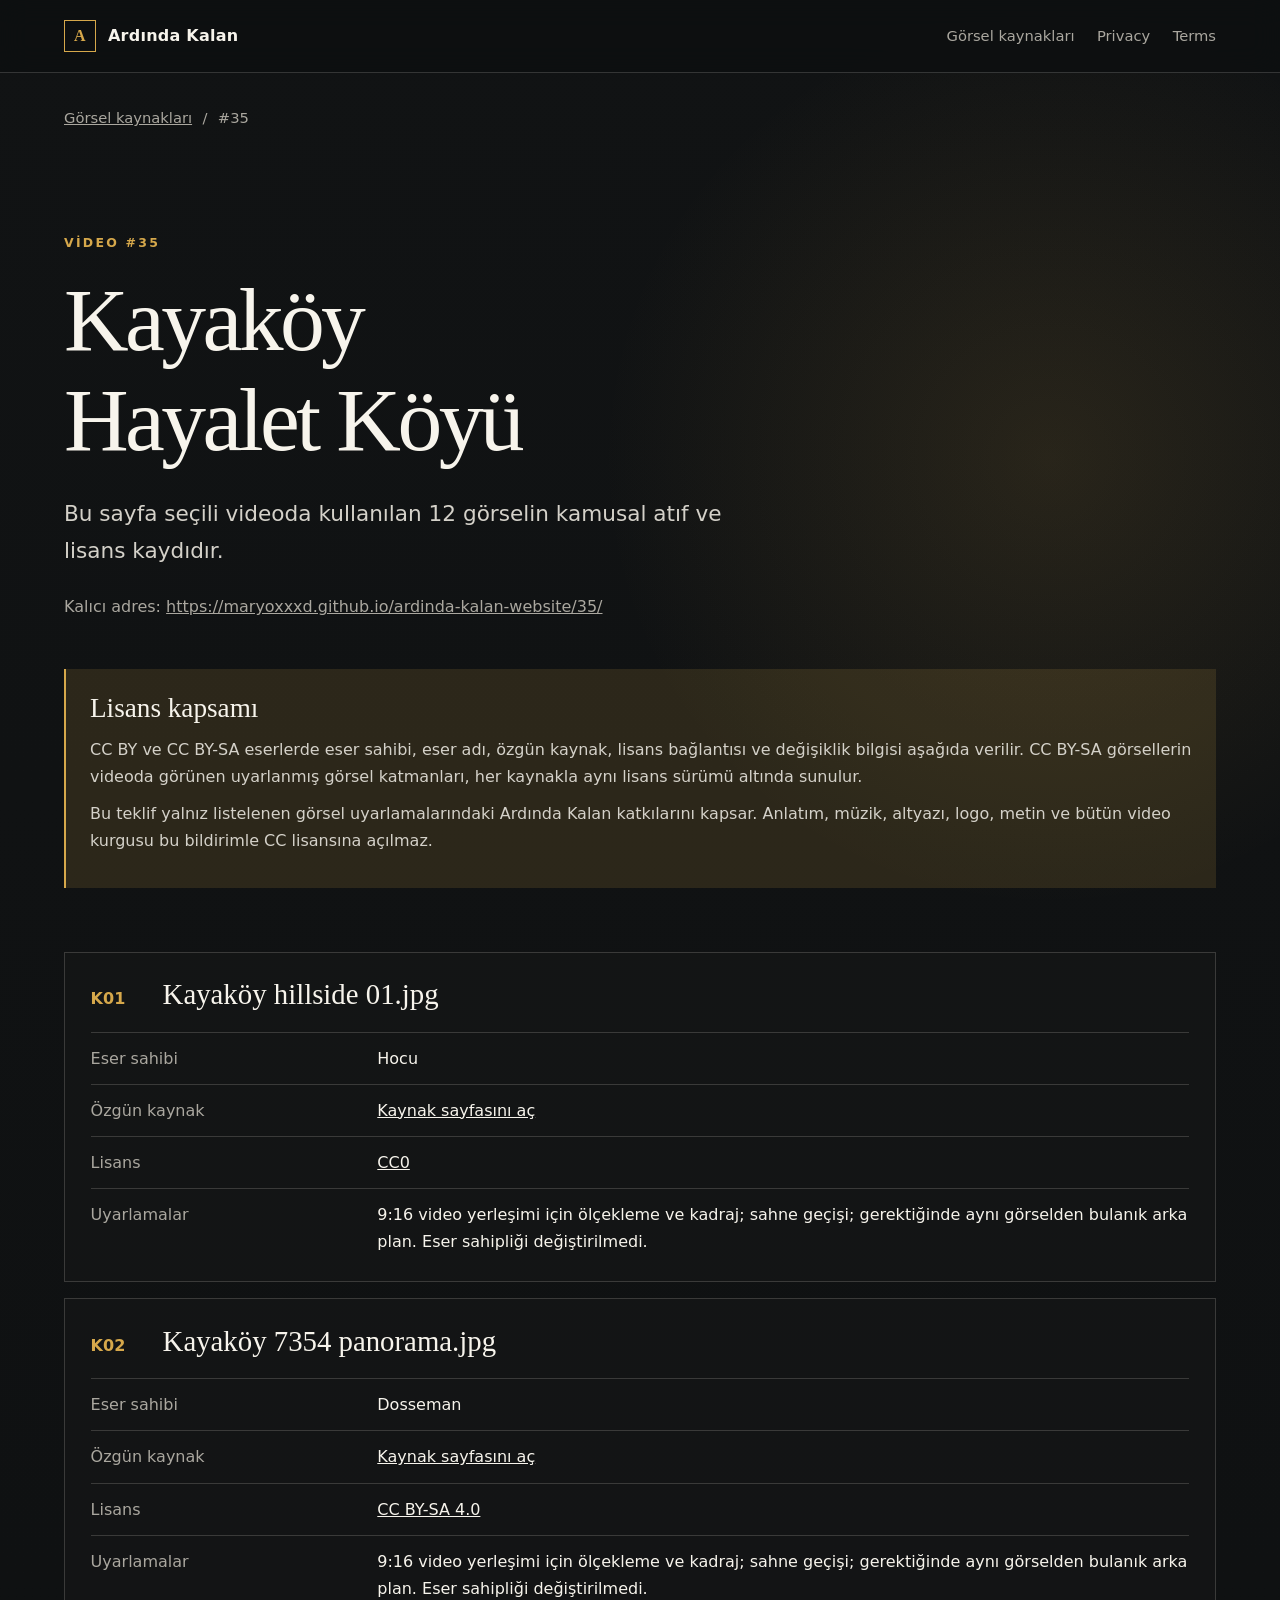
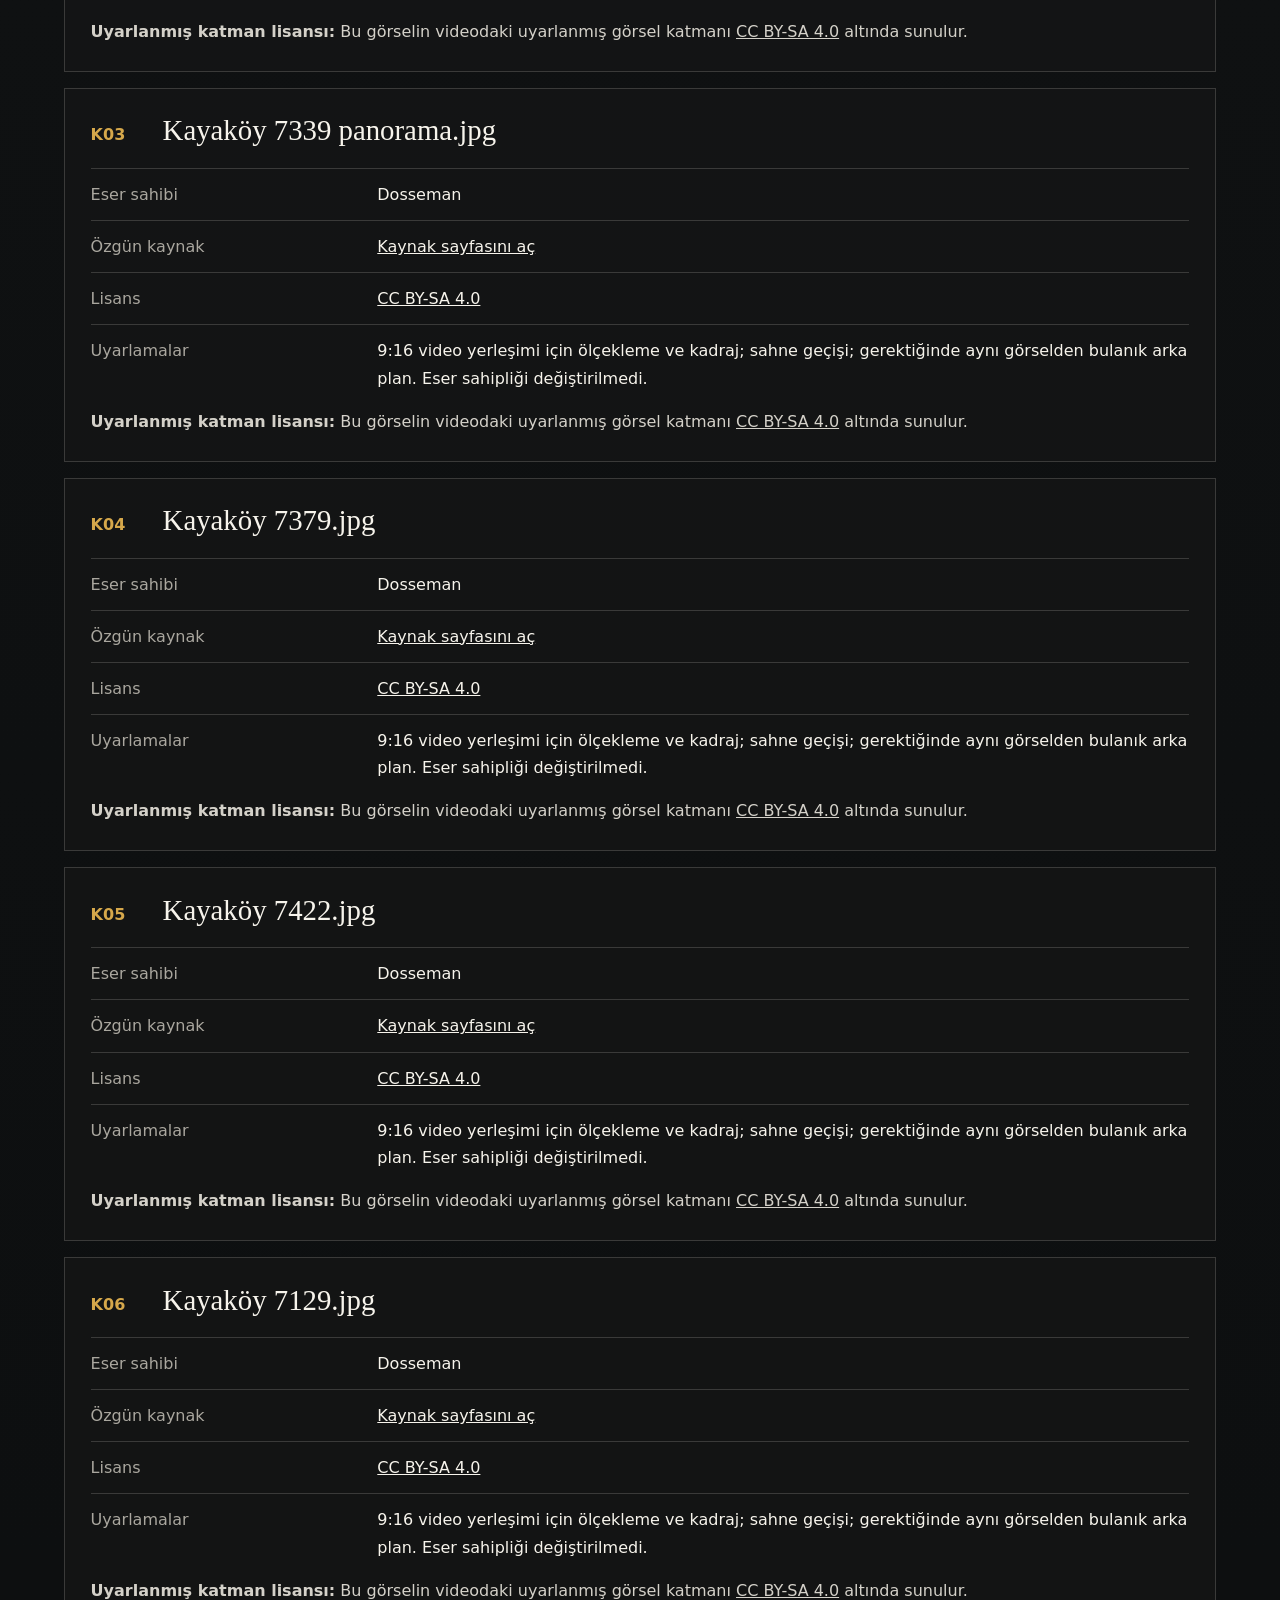
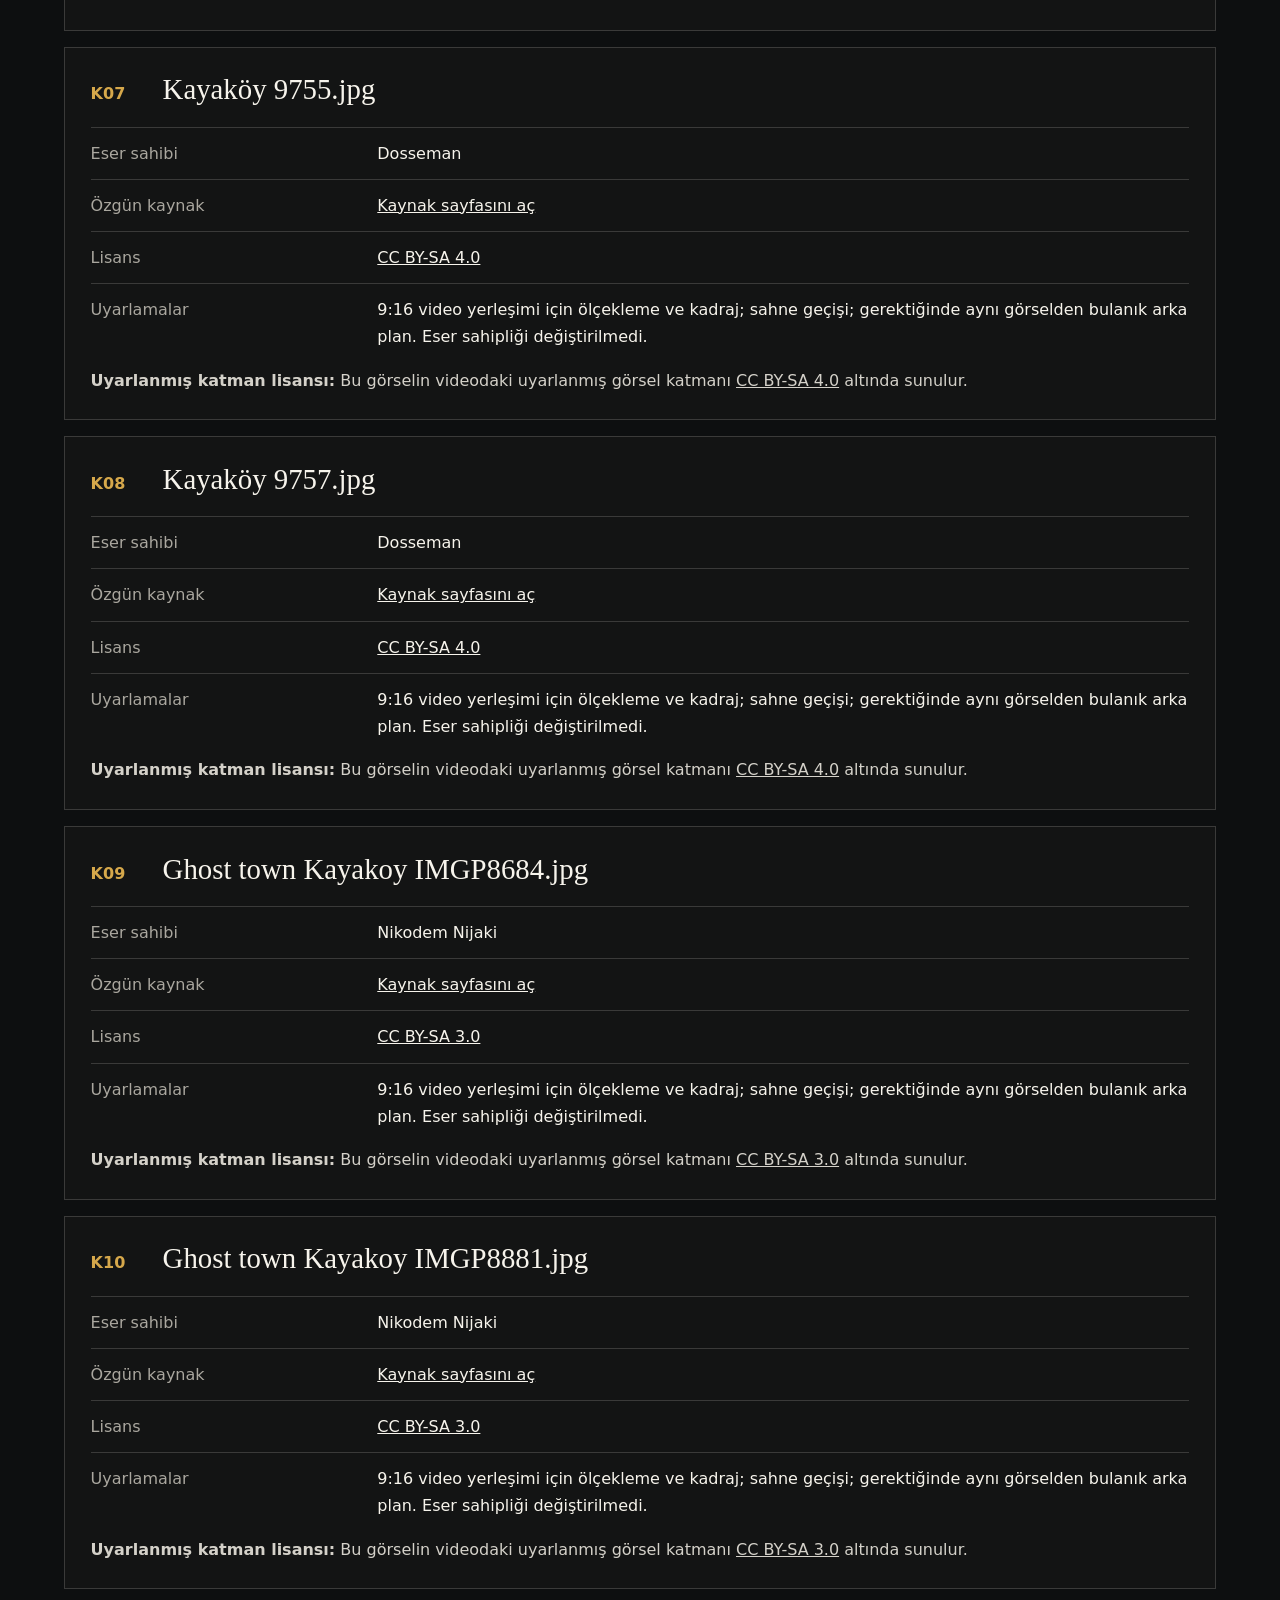
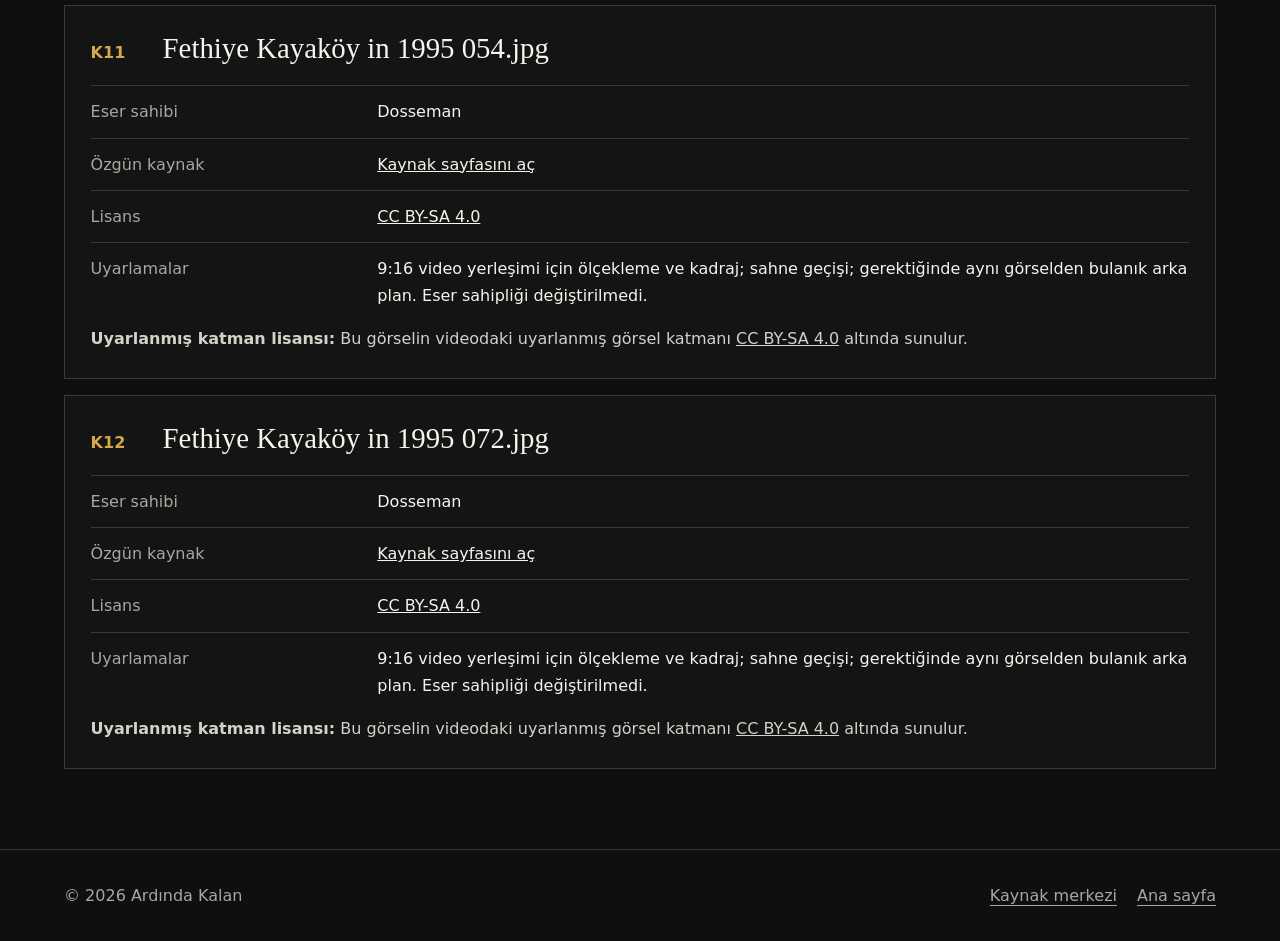
<file: 35/index.html>
<!doctype html>
<html lang="tr">
<head>
  <meta charset="utf-8">
  <meta name="viewport" content="width=device-width, initial-scale=1">
  <title>#35 Kayaköy Hayalet Köyü — Görsel kaynakları — Ardında Kalan</title>
  <meta name="description" content="Kayaköy Hayalet Köyü videosunda kullanılan görsellerin eser sahibi, kaynak, lisans ve uyarlama bilgileri">
  <link rel="stylesheet" href="../styles.css">
</head>
<body>
  <header class="site-header"><nav class="nav" aria-label="Ana gezinme">
    <a class="brand" href="../index.html"><span class="brand-mark" aria-hidden="true">A</span> Ardında Kalan</a>
    <div class="nav-links"><a href="../sources/index.html">Görsel kaynakları</a><a href="../privacy.html">Privacy</a><a href="../terms.html">Terms</a></div>
  </nav></header>
  <main><nav class="breadcrumbs" aria-label="İçerik yolu"><a href="../">Görsel kaynakları</a><span>/</span><span>#35</span></nav>
<section class="source-title">
  <p class="eyebrow">Video #35</p><h1>Kayaköy Hayalet Köyü</h1>
  <p class="lead">Bu sayfa seçili videoda kullanılan 12 görselin kamusal atıf ve lisans kaydıdır.</p>
  <div class="source-meta"><span>Kalıcı adres: <a href="https://maryoxxxd.github.io/ardinda-kalan-website/35/">https://maryoxxxd.github.io/ardinda-kalan-website/35/</a></span></div>
</section>
<section class="license-note"><h2>Lisans kapsamı</h2>
  <p>CC BY ve CC BY-SA eserlerde eser sahibi, eser adı, özgün kaynak, lisans bağlantısı ve değişiklik bilgisi aşağıda verilir. CC BY-SA görsellerin videoda görünen uyarlanmış görsel katmanları, her kaynakla aynı lisans sürümü altında sunulur.</p>
  <p>Bu teklif yalnız listelenen görsel uyarlamalarındaki Ardında Kalan katkılarını kapsar. Anlatım, müzik, altyazı, logo, metin ve bütün video kurgusu bu bildirimle CC lisansına açılmaz.</p>
</section>
<section class="source-list" aria-label="Görsel atıfları"><article class="source-entry" id="K01">
      <div class="source-entry-head"><span>K01</span><h2>Kayaköy hillside 01.jpg</h2></div>
      <dl>
        <div><dt>Eser sahibi</dt><dd>Hocu</dd></div>
        <div><dt>Özgün kaynak</dt><dd><a href="https://commons.wikimedia.org/wiki/File:Kayak%C3%B6y_hillside_01.jpg" rel="noopener noreferrer">Kaynak sayfasını aç</a></dd></div>
        <div><dt>Lisans</dt><dd><a href="https://creativecommons.org/publicdomain/zero/1.0/deed.en" rel="license noopener noreferrer">CC0</a></dd></div>
        <div><dt>Uyarlamalar</dt><dd>9:16 video yerleşimi için ölçekleme ve kadraj; sahne geçişi; gerektiğinde aynı görselden bulanık arka plan. Eser sahipliği değiştirilmedi.</dd></div>
      </dl>
      
    </article>
<article class="source-entry" id="K02">
      <div class="source-entry-head"><span>K02</span><h2>Kayaköy 7354 panorama.jpg</h2></div>
      <dl>
        <div><dt>Eser sahibi</dt><dd>Dosseman</dd></div>
        <div><dt>Özgün kaynak</dt><dd><a href="https://commons.wikimedia.org/wiki/File:Kayak%C3%B6y_7354_panorama.jpg" rel="noopener noreferrer">Kaynak sayfasını aç</a></dd></div>
        <div><dt>Lisans</dt><dd><a href="https://creativecommons.org/licenses/by-sa/4.0" rel="license noopener noreferrer">CC BY-SA 4.0</a></dd></div>
        <div><dt>Uyarlamalar</dt><dd>9:16 video yerleşimi için ölçekleme ve kadraj; sahne geçişi; gerektiğinde aynı görselden bulanık arka plan. Eser sahipliği değiştirilmedi.</dd></div>
      </dl>
      <p><strong>Uyarlanmış katman lisansı:</strong> Bu görselin videodaki uyarlanmış görsel katmanı <a rel="license" href="https://creativecommons.org/licenses/by-sa/4.0">CC BY-SA 4.0</a> altında sunulur.</p>
    </article>
<article class="source-entry" id="K03">
      <div class="source-entry-head"><span>K03</span><h2>Kayaköy 7339 panorama.jpg</h2></div>
      <dl>
        <div><dt>Eser sahibi</dt><dd>Dosseman</dd></div>
        <div><dt>Özgün kaynak</dt><dd><a href="https://commons.wikimedia.org/wiki/File:Kayak%C3%B6y_7339_panorama.jpg" rel="noopener noreferrer">Kaynak sayfasını aç</a></dd></div>
        <div><dt>Lisans</dt><dd><a href="https://creativecommons.org/licenses/by-sa/4.0" rel="license noopener noreferrer">CC BY-SA 4.0</a></dd></div>
        <div><dt>Uyarlamalar</dt><dd>9:16 video yerleşimi için ölçekleme ve kadraj; sahne geçişi; gerektiğinde aynı görselden bulanık arka plan. Eser sahipliği değiştirilmedi.</dd></div>
      </dl>
      <p><strong>Uyarlanmış katman lisansı:</strong> Bu görselin videodaki uyarlanmış görsel katmanı <a rel="license" href="https://creativecommons.org/licenses/by-sa/4.0">CC BY-SA 4.0</a> altında sunulur.</p>
    </article>
<article class="source-entry" id="K04">
      <div class="source-entry-head"><span>K04</span><h2>Kayaköy 7379.jpg</h2></div>
      <dl>
        <div><dt>Eser sahibi</dt><dd>Dosseman</dd></div>
        <div><dt>Özgün kaynak</dt><dd><a href="https://commons.wikimedia.org/wiki/File:Kayak%C3%B6y_7379.jpg" rel="noopener noreferrer">Kaynak sayfasını aç</a></dd></div>
        <div><dt>Lisans</dt><dd><a href="https://creativecommons.org/licenses/by-sa/4.0" rel="license noopener noreferrer">CC BY-SA 4.0</a></dd></div>
        <div><dt>Uyarlamalar</dt><dd>9:16 video yerleşimi için ölçekleme ve kadraj; sahne geçişi; gerektiğinde aynı görselden bulanık arka plan. Eser sahipliği değiştirilmedi.</dd></div>
      </dl>
      <p><strong>Uyarlanmış katman lisansı:</strong> Bu görselin videodaki uyarlanmış görsel katmanı <a rel="license" href="https://creativecommons.org/licenses/by-sa/4.0">CC BY-SA 4.0</a> altında sunulur.</p>
    </article>
<article class="source-entry" id="K05">
      <div class="source-entry-head"><span>K05</span><h2>Kayaköy 7422.jpg</h2></div>
      <dl>
        <div><dt>Eser sahibi</dt><dd>Dosseman</dd></div>
        <div><dt>Özgün kaynak</dt><dd><a href="https://commons.wikimedia.org/wiki/File:Kayak%C3%B6y_7422.jpg" rel="noopener noreferrer">Kaynak sayfasını aç</a></dd></div>
        <div><dt>Lisans</dt><dd><a href="https://creativecommons.org/licenses/by-sa/4.0" rel="license noopener noreferrer">CC BY-SA 4.0</a></dd></div>
        <div><dt>Uyarlamalar</dt><dd>9:16 video yerleşimi için ölçekleme ve kadraj; sahne geçişi; gerektiğinde aynı görselden bulanık arka plan. Eser sahipliği değiştirilmedi.</dd></div>
      </dl>
      <p><strong>Uyarlanmış katman lisansı:</strong> Bu görselin videodaki uyarlanmış görsel katmanı <a rel="license" href="https://creativecommons.org/licenses/by-sa/4.0">CC BY-SA 4.0</a> altında sunulur.</p>
    </article>
<article class="source-entry" id="K06">
      <div class="source-entry-head"><span>K06</span><h2>Kayaköy 7129.jpg</h2></div>
      <dl>
        <div><dt>Eser sahibi</dt><dd>Dosseman</dd></div>
        <div><dt>Özgün kaynak</dt><dd><a href="https://commons.wikimedia.org/wiki/File:Kayak%C3%B6y_7129.jpg" rel="noopener noreferrer">Kaynak sayfasını aç</a></dd></div>
        <div><dt>Lisans</dt><dd><a href="https://creativecommons.org/licenses/by-sa/4.0" rel="license noopener noreferrer">CC BY-SA 4.0</a></dd></div>
        <div><dt>Uyarlamalar</dt><dd>9:16 video yerleşimi için ölçekleme ve kadraj; sahne geçişi; gerektiğinde aynı görselden bulanık arka plan. Eser sahipliği değiştirilmedi.</dd></div>
      </dl>
      <p><strong>Uyarlanmış katman lisansı:</strong> Bu görselin videodaki uyarlanmış görsel katmanı <a rel="license" href="https://creativecommons.org/licenses/by-sa/4.0">CC BY-SA 4.0</a> altında sunulur.</p>
    </article>
<article class="source-entry" id="K07">
      <div class="source-entry-head"><span>K07</span><h2>Kayaköy 9755.jpg</h2></div>
      <dl>
        <div><dt>Eser sahibi</dt><dd>Dosseman</dd></div>
        <div><dt>Özgün kaynak</dt><dd><a href="https://commons.wikimedia.org/wiki/File:Kayak%C3%B6y_9755.jpg" rel="noopener noreferrer">Kaynak sayfasını aç</a></dd></div>
        <div><dt>Lisans</dt><dd><a href="https://creativecommons.org/licenses/by-sa/4.0" rel="license noopener noreferrer">CC BY-SA 4.0</a></dd></div>
        <div><dt>Uyarlamalar</dt><dd>9:16 video yerleşimi için ölçekleme ve kadraj; sahne geçişi; gerektiğinde aynı görselden bulanık arka plan. Eser sahipliği değiştirilmedi.</dd></div>
      </dl>
      <p><strong>Uyarlanmış katman lisansı:</strong> Bu görselin videodaki uyarlanmış görsel katmanı <a rel="license" href="https://creativecommons.org/licenses/by-sa/4.0">CC BY-SA 4.0</a> altında sunulur.</p>
    </article>
<article class="source-entry" id="K08">
      <div class="source-entry-head"><span>K08</span><h2>Kayaköy 9757.jpg</h2></div>
      <dl>
        <div><dt>Eser sahibi</dt><dd>Dosseman</dd></div>
        <div><dt>Özgün kaynak</dt><dd><a href="https://commons.wikimedia.org/wiki/File:Kayak%C3%B6y_9757.jpg" rel="noopener noreferrer">Kaynak sayfasını aç</a></dd></div>
        <div><dt>Lisans</dt><dd><a href="https://creativecommons.org/licenses/by-sa/4.0" rel="license noopener noreferrer">CC BY-SA 4.0</a></dd></div>
        <div><dt>Uyarlamalar</dt><dd>9:16 video yerleşimi için ölçekleme ve kadraj; sahne geçişi; gerektiğinde aynı görselden bulanık arka plan. Eser sahipliği değiştirilmedi.</dd></div>
      </dl>
      <p><strong>Uyarlanmış katman lisansı:</strong> Bu görselin videodaki uyarlanmış görsel katmanı <a rel="license" href="https://creativecommons.org/licenses/by-sa/4.0">CC BY-SA 4.0</a> altında sunulur.</p>
    </article>
<article class="source-entry" id="K09">
      <div class="source-entry-head"><span>K09</span><h2>Ghost town Kayakoy IMGP8684.jpg</h2></div>
      <dl>
        <div><dt>Eser sahibi</dt><dd>Nikodem Nijaki</dd></div>
        <div><dt>Özgün kaynak</dt><dd><a href="https://commons.wikimedia.org/wiki/File:Ghost_town_Kayakoy_IMGP8684.jpg" rel="noopener noreferrer">Kaynak sayfasını aç</a></dd></div>
        <div><dt>Lisans</dt><dd><a href="https://creativecommons.org/licenses/by-sa/3.0" rel="license noopener noreferrer">CC BY-SA 3.0</a></dd></div>
        <div><dt>Uyarlamalar</dt><dd>9:16 video yerleşimi için ölçekleme ve kadraj; sahne geçişi; gerektiğinde aynı görselden bulanık arka plan. Eser sahipliği değiştirilmedi.</dd></div>
      </dl>
      <p><strong>Uyarlanmış katman lisansı:</strong> Bu görselin videodaki uyarlanmış görsel katmanı <a rel="license" href="https://creativecommons.org/licenses/by-sa/3.0">CC BY-SA 3.0</a> altında sunulur.</p>
    </article>
<article class="source-entry" id="K10">
      <div class="source-entry-head"><span>K10</span><h2>Ghost town Kayakoy IMGP8881.jpg</h2></div>
      <dl>
        <div><dt>Eser sahibi</dt><dd>Nikodem Nijaki</dd></div>
        <div><dt>Özgün kaynak</dt><dd><a href="https://commons.wikimedia.org/wiki/File:Ghost_town_Kayakoy_IMGP8881.jpg" rel="noopener noreferrer">Kaynak sayfasını aç</a></dd></div>
        <div><dt>Lisans</dt><dd><a href="https://creativecommons.org/licenses/by-sa/3.0" rel="license noopener noreferrer">CC BY-SA 3.0</a></dd></div>
        <div><dt>Uyarlamalar</dt><dd>9:16 video yerleşimi için ölçekleme ve kadraj; sahne geçişi; gerektiğinde aynı görselden bulanık arka plan. Eser sahipliği değiştirilmedi.</dd></div>
      </dl>
      <p><strong>Uyarlanmış katman lisansı:</strong> Bu görselin videodaki uyarlanmış görsel katmanı <a rel="license" href="https://creativecommons.org/licenses/by-sa/3.0">CC BY-SA 3.0</a> altında sunulur.</p>
    </article>
<article class="source-entry" id="K11">
      <div class="source-entry-head"><span>K11</span><h2>Fethiye Kayaköy in 1995 054.jpg</h2></div>
      <dl>
        <div><dt>Eser sahibi</dt><dd>Dosseman</dd></div>
        <div><dt>Özgün kaynak</dt><dd><a href="https://commons.wikimedia.org/wiki/File:Fethiye_Kayak%C3%B6y_in_1995_054.jpg" rel="noopener noreferrer">Kaynak sayfasını aç</a></dd></div>
        <div><dt>Lisans</dt><dd><a href="https://creativecommons.org/licenses/by-sa/4.0" rel="license noopener noreferrer">CC BY-SA 4.0</a></dd></div>
        <div><dt>Uyarlamalar</dt><dd>9:16 video yerleşimi için ölçekleme ve kadraj; sahne geçişi; gerektiğinde aynı görselden bulanık arka plan. Eser sahipliği değiştirilmedi.</dd></div>
      </dl>
      <p><strong>Uyarlanmış katman lisansı:</strong> Bu görselin videodaki uyarlanmış görsel katmanı <a rel="license" href="https://creativecommons.org/licenses/by-sa/4.0">CC BY-SA 4.0</a> altında sunulur.</p>
    </article>
<article class="source-entry" id="K12">
      <div class="source-entry-head"><span>K12</span><h2>Fethiye Kayaköy in 1995 072.jpg</h2></div>
      <dl>
        <div><dt>Eser sahibi</dt><dd>Dosseman</dd></div>
        <div><dt>Özgün kaynak</dt><dd><a href="https://commons.wikimedia.org/wiki/File:Fethiye_Kayak%C3%B6y_in_1995_072.jpg" rel="noopener noreferrer">Kaynak sayfasını aç</a></dd></div>
        <div><dt>Lisans</dt><dd><a href="https://creativecommons.org/licenses/by-sa/4.0" rel="license noopener noreferrer">CC BY-SA 4.0</a></dd></div>
        <div><dt>Uyarlamalar</dt><dd>9:16 video yerleşimi için ölçekleme ve kadraj; sahne geçişi; gerektiğinde aynı görselden bulanık arka plan. Eser sahipliği değiştirilmedi.</dd></div>
      </dl>
      <p><strong>Uyarlanmış katman lisansı:</strong> Bu görselin videodaki uyarlanmış görsel katmanı <a rel="license" href="https://creativecommons.org/licenses/by-sa/4.0">CC BY-SA 4.0</a> altında sunulur.</p>
    </article></section></main>
  <footer class="site-footer"><div class="footer-inner"><span>© 2026 Ardında Kalan</span><div class="footer-links"><a href="../sources/index.html">Kaynak merkezi</a><a href="../index.html">Ana sayfa</a></div></div></footer>
</body>
</html>
</file>
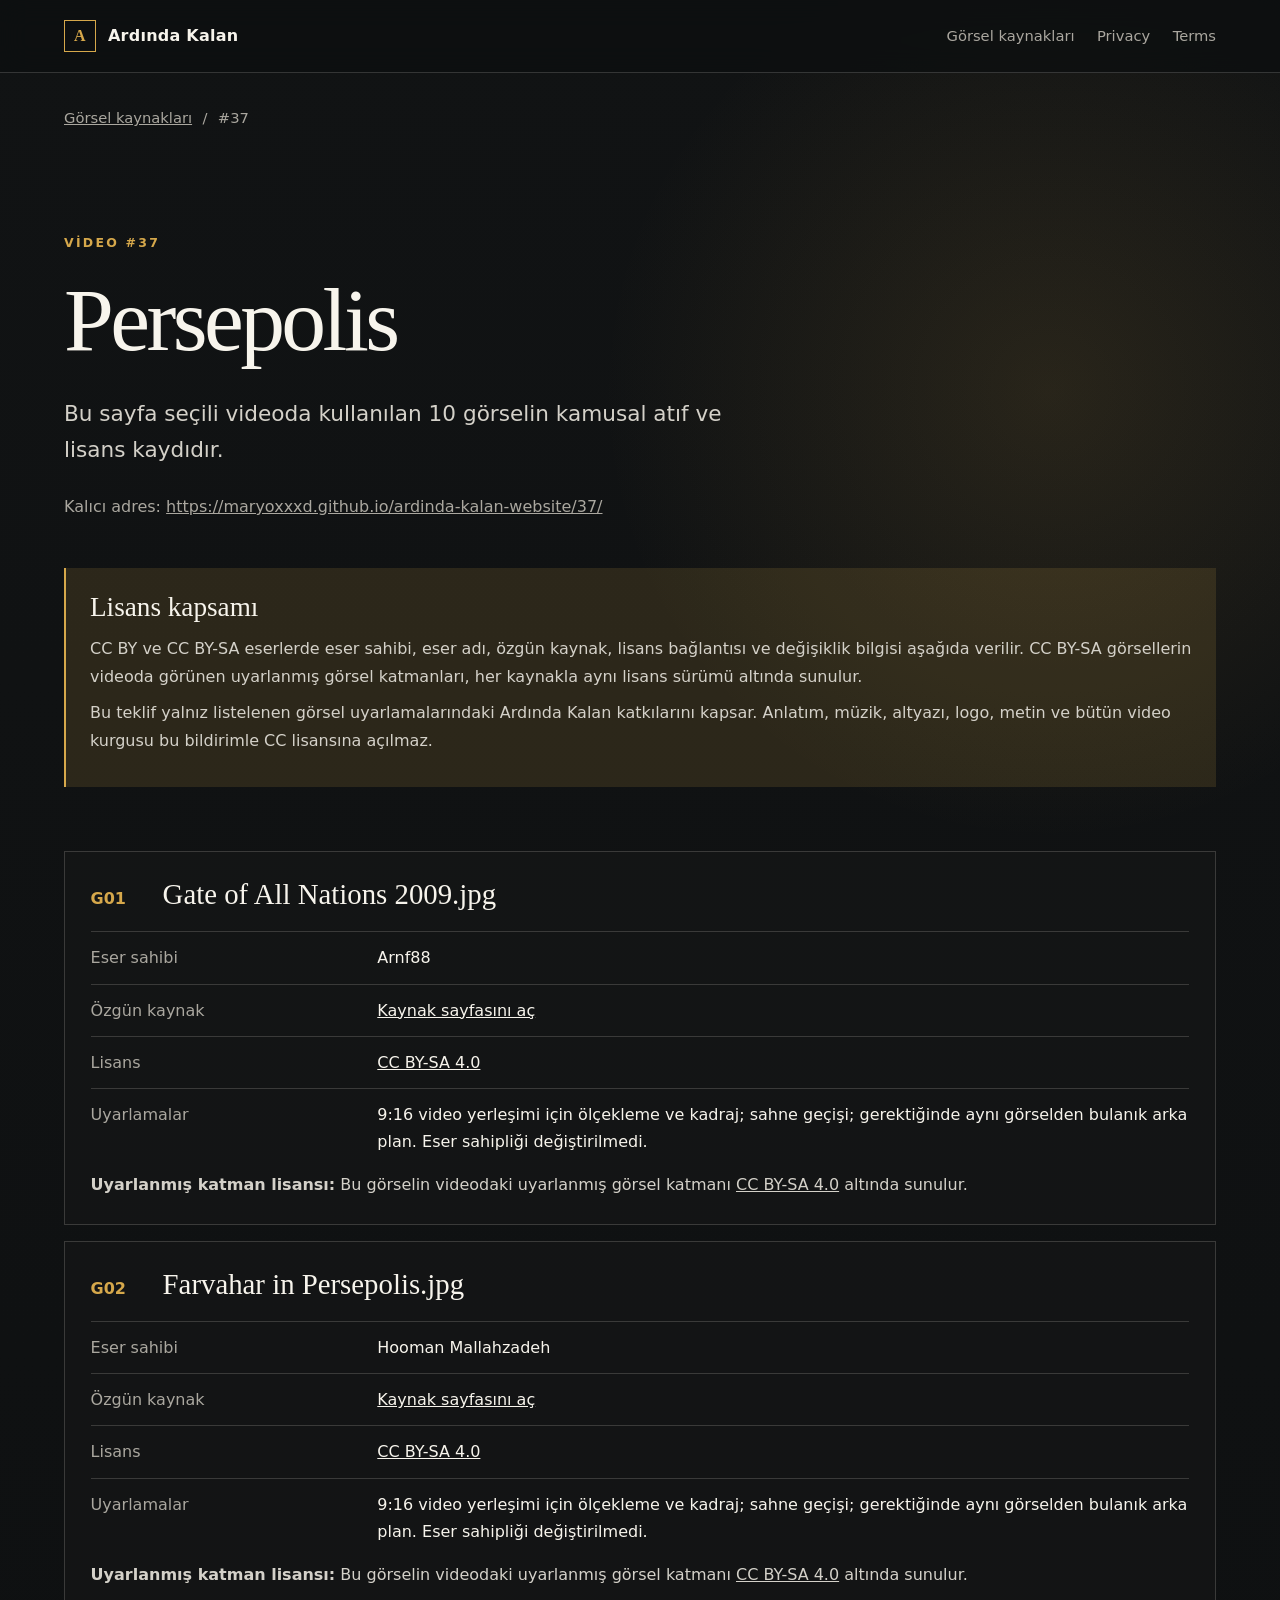
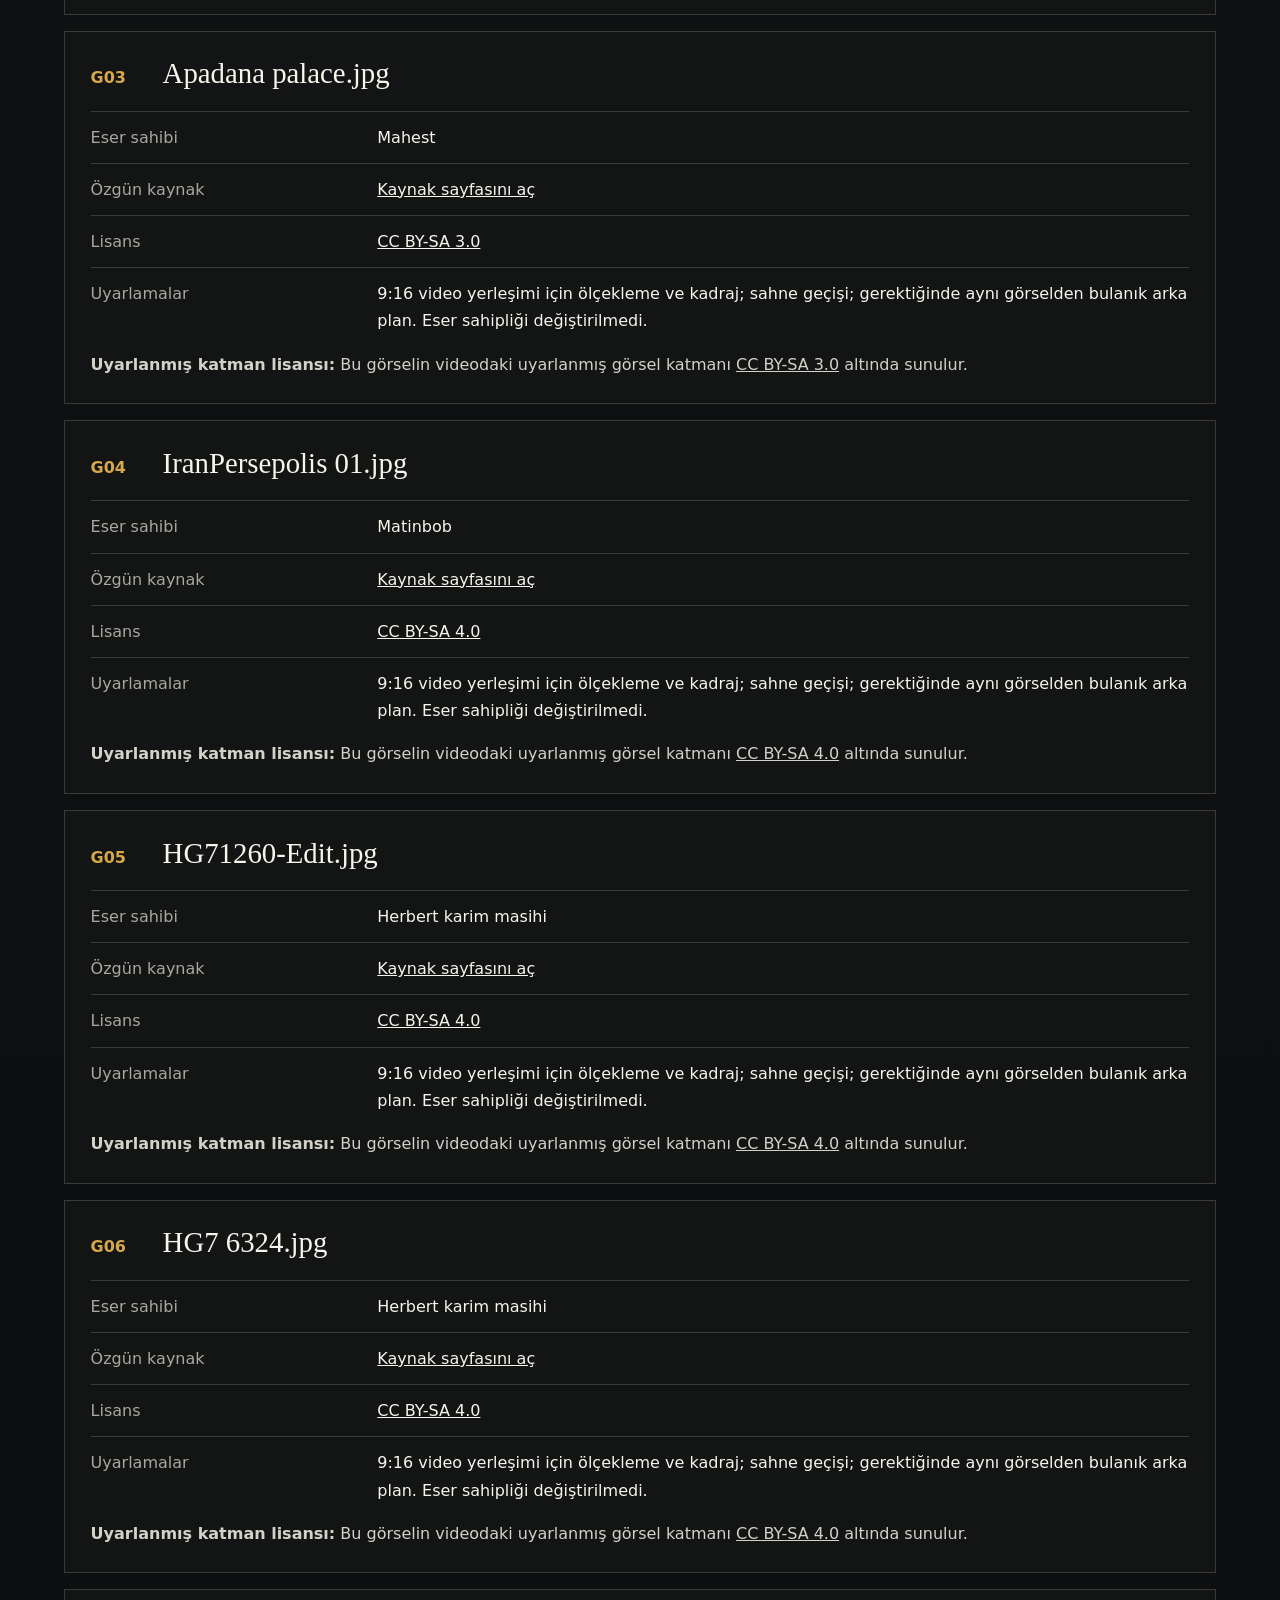
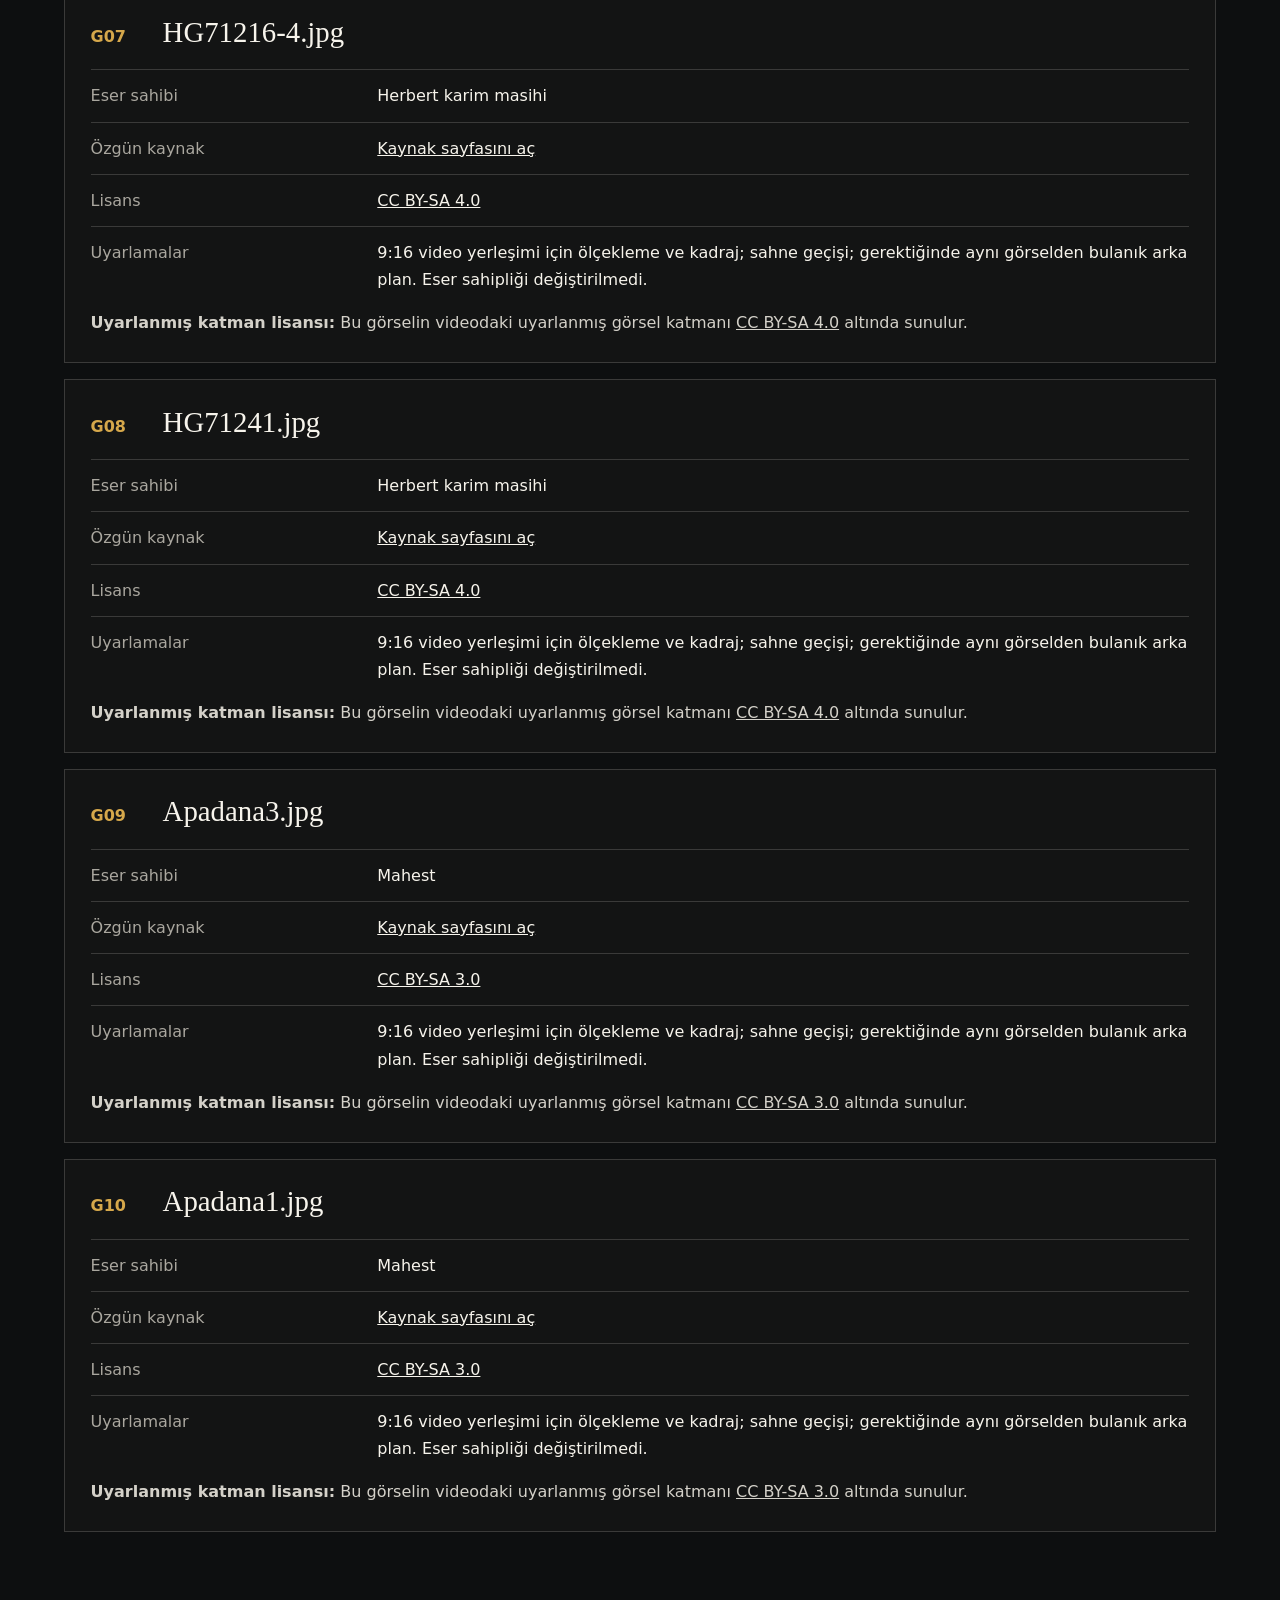
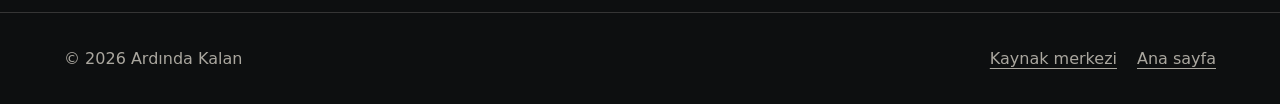
<file: 37/index.html>
<!doctype html>
<html lang="tr">
<head>
  <meta charset="utf-8">
  <meta name="viewport" content="width=device-width, initial-scale=1">
  <title>#37 Persepolis — Görsel kaynakları — Ardında Kalan</title>
  <meta name="description" content="Persepolis videosunda kullanılan görsellerin eser sahibi, kaynak, lisans ve uyarlama bilgileri">
  <link rel="stylesheet" href="../styles.css">
</head>
<body>
  <header class="site-header"><nav class="nav" aria-label="Ana gezinme">
    <a class="brand" href="../index.html"><span class="brand-mark" aria-hidden="true">A</span> Ardında Kalan</a>
    <div class="nav-links"><a href="../sources/index.html">Görsel kaynakları</a><a href="../privacy.html">Privacy</a><a href="../terms.html">Terms</a></div>
  </nav></header>
  <main><nav class="breadcrumbs" aria-label="İçerik yolu"><a href="../">Görsel kaynakları</a><span>/</span><span>#37</span></nav>
<section class="source-title">
  <p class="eyebrow">Video #37</p><h1>Persepolis</h1>
  <p class="lead">Bu sayfa seçili videoda kullanılan 10 görselin kamusal atıf ve lisans kaydıdır.</p>
  <div class="source-meta"><span>Kalıcı adres: <a href="https://maryoxxxd.github.io/ardinda-kalan-website/37/">https://maryoxxxd.github.io/ardinda-kalan-website/37/</a></span></div>
</section>
<section class="license-note"><h2>Lisans kapsamı</h2>
  <p>CC BY ve CC BY-SA eserlerde eser sahibi, eser adı, özgün kaynak, lisans bağlantısı ve değişiklik bilgisi aşağıda verilir. CC BY-SA görsellerin videoda görünen uyarlanmış görsel katmanları, her kaynakla aynı lisans sürümü altında sunulur.</p>
  <p>Bu teklif yalnız listelenen görsel uyarlamalarındaki Ardında Kalan katkılarını kapsar. Anlatım, müzik, altyazı, logo, metin ve bütün video kurgusu bu bildirimle CC lisansına açılmaz.</p>
</section>
<section class="source-list" aria-label="Görsel atıfları"><article class="source-entry" id="G01">
      <div class="source-entry-head"><span>G01</span><h2>Gate of All Nations 2009.jpg</h2></div>
      <dl>
        <div><dt>Eser sahibi</dt><dd>Arnf88</dd></div>
        <div><dt>Özgün kaynak</dt><dd><a href="https://commons.wikimedia.org/wiki/File:Gate_of_All_Nations_2009.jpg" rel="noopener noreferrer">Kaynak sayfasını aç</a></dd></div>
        <div><dt>Lisans</dt><dd><a href="https://creativecommons.org/licenses/by-sa/4.0" rel="license noopener noreferrer">CC BY-SA 4.0</a></dd></div>
        <div><dt>Uyarlamalar</dt><dd>9:16 video yerleşimi için ölçekleme ve kadraj; sahne geçişi; gerektiğinde aynı görselden bulanık arka plan. Eser sahipliği değiştirilmedi.</dd></div>
      </dl>
      <p><strong>Uyarlanmış katman lisansı:</strong> Bu görselin videodaki uyarlanmış görsel katmanı <a rel="license" href="https://creativecommons.org/licenses/by-sa/4.0">CC BY-SA 4.0</a> altında sunulur.</p>
    </article>
<article class="source-entry" id="G02">
      <div class="source-entry-head"><span>G02</span><h2>Farvahar in Persepolis.jpg</h2></div>
      <dl>
        <div><dt>Eser sahibi</dt><dd>Hooman Mallahzadeh</dd></div>
        <div><dt>Özgün kaynak</dt><dd><a href="https://commons.wikimedia.org/wiki/File:Farvahar_in_Persepolis.jpg" rel="noopener noreferrer">Kaynak sayfasını aç</a></dd></div>
        <div><dt>Lisans</dt><dd><a href="https://creativecommons.org/licenses/by-sa/4.0" rel="license noopener noreferrer">CC BY-SA 4.0</a></dd></div>
        <div><dt>Uyarlamalar</dt><dd>9:16 video yerleşimi için ölçekleme ve kadraj; sahne geçişi; gerektiğinde aynı görselden bulanık arka plan. Eser sahipliği değiştirilmedi.</dd></div>
      </dl>
      <p><strong>Uyarlanmış katman lisansı:</strong> Bu görselin videodaki uyarlanmış görsel katmanı <a rel="license" href="https://creativecommons.org/licenses/by-sa/4.0">CC BY-SA 4.0</a> altında sunulur.</p>
    </article>
<article class="source-entry" id="G03">
      <div class="source-entry-head"><span>G03</span><h2>Apadana palace.jpg</h2></div>
      <dl>
        <div><dt>Eser sahibi</dt><dd>Mahest</dd></div>
        <div><dt>Özgün kaynak</dt><dd><a href="https://commons.wikimedia.org/wiki/File:Apadana_palace.jpg" rel="noopener noreferrer">Kaynak sayfasını aç</a></dd></div>
        <div><dt>Lisans</dt><dd><a href="https://creativecommons.org/licenses/by-sa/3.0" rel="license noopener noreferrer">CC BY-SA 3.0</a></dd></div>
        <div><dt>Uyarlamalar</dt><dd>9:16 video yerleşimi için ölçekleme ve kadraj; sahne geçişi; gerektiğinde aynı görselden bulanık arka plan. Eser sahipliği değiştirilmedi.</dd></div>
      </dl>
      <p><strong>Uyarlanmış katman lisansı:</strong> Bu görselin videodaki uyarlanmış görsel katmanı <a rel="license" href="https://creativecommons.org/licenses/by-sa/3.0">CC BY-SA 3.0</a> altında sunulur.</p>
    </article>
<article class="source-entry" id="G04">
      <div class="source-entry-head"><span>G04</span><h2>IranPersepolis 01.jpg</h2></div>
      <dl>
        <div><dt>Eser sahibi</dt><dd>Matinbob</dd></div>
        <div><dt>Özgün kaynak</dt><dd><a href="https://commons.wikimedia.org/wiki/File:IranPersepolis_01.jpg" rel="noopener noreferrer">Kaynak sayfasını aç</a></dd></div>
        <div><dt>Lisans</dt><dd><a href="https://creativecommons.org/licenses/by-sa/4.0" rel="license noopener noreferrer">CC BY-SA 4.0</a></dd></div>
        <div><dt>Uyarlamalar</dt><dd>9:16 video yerleşimi için ölçekleme ve kadraj; sahne geçişi; gerektiğinde aynı görselden bulanık arka plan. Eser sahipliği değiştirilmedi.</dd></div>
      </dl>
      <p><strong>Uyarlanmış katman lisansı:</strong> Bu görselin videodaki uyarlanmış görsel katmanı <a rel="license" href="https://creativecommons.org/licenses/by-sa/4.0">CC BY-SA 4.0</a> altında sunulur.</p>
    </article>
<article class="source-entry" id="G05">
      <div class="source-entry-head"><span>G05</span><h2>HG71260-Edit.jpg</h2></div>
      <dl>
        <div><dt>Eser sahibi</dt><dd>Herbert karim masihi</dd></div>
        <div><dt>Özgün kaynak</dt><dd><a href="https://commons.wikimedia.org/wiki/File:HG71260-Edit.jpg" rel="noopener noreferrer">Kaynak sayfasını aç</a></dd></div>
        <div><dt>Lisans</dt><dd><a href="https://creativecommons.org/licenses/by-sa/4.0" rel="license noopener noreferrer">CC BY-SA 4.0</a></dd></div>
        <div><dt>Uyarlamalar</dt><dd>9:16 video yerleşimi için ölçekleme ve kadraj; sahne geçişi; gerektiğinde aynı görselden bulanık arka plan. Eser sahipliği değiştirilmedi.</dd></div>
      </dl>
      <p><strong>Uyarlanmış katman lisansı:</strong> Bu görselin videodaki uyarlanmış görsel katmanı <a rel="license" href="https://creativecommons.org/licenses/by-sa/4.0">CC BY-SA 4.0</a> altında sunulur.</p>
    </article>
<article class="source-entry" id="G06">
      <div class="source-entry-head"><span>G06</span><h2>HG7 6324.jpg</h2></div>
      <dl>
        <div><dt>Eser sahibi</dt><dd>Herbert karim masihi</dd></div>
        <div><dt>Özgün kaynak</dt><dd><a href="https://commons.wikimedia.org/wiki/File:HG7_6324.jpg" rel="noopener noreferrer">Kaynak sayfasını aç</a></dd></div>
        <div><dt>Lisans</dt><dd><a href="https://creativecommons.org/licenses/by-sa/4.0" rel="license noopener noreferrer">CC BY-SA 4.0</a></dd></div>
        <div><dt>Uyarlamalar</dt><dd>9:16 video yerleşimi için ölçekleme ve kadraj; sahne geçişi; gerektiğinde aynı görselden bulanık arka plan. Eser sahipliği değiştirilmedi.</dd></div>
      </dl>
      <p><strong>Uyarlanmış katman lisansı:</strong> Bu görselin videodaki uyarlanmış görsel katmanı <a rel="license" href="https://creativecommons.org/licenses/by-sa/4.0">CC BY-SA 4.0</a> altında sunulur.</p>
    </article>
<article class="source-entry" id="G07">
      <div class="source-entry-head"><span>G07</span><h2>HG71216-4.jpg</h2></div>
      <dl>
        <div><dt>Eser sahibi</dt><dd>Herbert karim masihi</dd></div>
        <div><dt>Özgün kaynak</dt><dd><a href="https://commons.wikimedia.org/wiki/File:HG71216-4.jpg" rel="noopener noreferrer">Kaynak sayfasını aç</a></dd></div>
        <div><dt>Lisans</dt><dd><a href="https://creativecommons.org/licenses/by-sa/4.0" rel="license noopener noreferrer">CC BY-SA 4.0</a></dd></div>
        <div><dt>Uyarlamalar</dt><dd>9:16 video yerleşimi için ölçekleme ve kadraj; sahne geçişi; gerektiğinde aynı görselden bulanık arka plan. Eser sahipliği değiştirilmedi.</dd></div>
      </dl>
      <p><strong>Uyarlanmış katman lisansı:</strong> Bu görselin videodaki uyarlanmış görsel katmanı <a rel="license" href="https://creativecommons.org/licenses/by-sa/4.0">CC BY-SA 4.0</a> altında sunulur.</p>
    </article>
<article class="source-entry" id="G08">
      <div class="source-entry-head"><span>G08</span><h2>HG71241.jpg</h2></div>
      <dl>
        <div><dt>Eser sahibi</dt><dd>Herbert karim masihi</dd></div>
        <div><dt>Özgün kaynak</dt><dd><a href="https://commons.wikimedia.org/wiki/File:HG71241.jpg" rel="noopener noreferrer">Kaynak sayfasını aç</a></dd></div>
        <div><dt>Lisans</dt><dd><a href="https://creativecommons.org/licenses/by-sa/4.0" rel="license noopener noreferrer">CC BY-SA 4.0</a></dd></div>
        <div><dt>Uyarlamalar</dt><dd>9:16 video yerleşimi için ölçekleme ve kadraj; sahne geçişi; gerektiğinde aynı görselden bulanık arka plan. Eser sahipliği değiştirilmedi.</dd></div>
      </dl>
      <p><strong>Uyarlanmış katman lisansı:</strong> Bu görselin videodaki uyarlanmış görsel katmanı <a rel="license" href="https://creativecommons.org/licenses/by-sa/4.0">CC BY-SA 4.0</a> altında sunulur.</p>
    </article>
<article class="source-entry" id="G09">
      <div class="source-entry-head"><span>G09</span><h2>Apadana3.jpg</h2></div>
      <dl>
        <div><dt>Eser sahibi</dt><dd>Mahest</dd></div>
        <div><dt>Özgün kaynak</dt><dd><a href="https://commons.wikimedia.org/wiki/File:Apadana3.jpg" rel="noopener noreferrer">Kaynak sayfasını aç</a></dd></div>
        <div><dt>Lisans</dt><dd><a href="https://creativecommons.org/licenses/by-sa/3.0" rel="license noopener noreferrer">CC BY-SA 3.0</a></dd></div>
        <div><dt>Uyarlamalar</dt><dd>9:16 video yerleşimi için ölçekleme ve kadraj; sahne geçişi; gerektiğinde aynı görselden bulanık arka plan. Eser sahipliği değiştirilmedi.</dd></div>
      </dl>
      <p><strong>Uyarlanmış katman lisansı:</strong> Bu görselin videodaki uyarlanmış görsel katmanı <a rel="license" href="https://creativecommons.org/licenses/by-sa/3.0">CC BY-SA 3.0</a> altında sunulur.</p>
    </article>
<article class="source-entry" id="G10">
      <div class="source-entry-head"><span>G10</span><h2>Apadana1.jpg</h2></div>
      <dl>
        <div><dt>Eser sahibi</dt><dd>Mahest</dd></div>
        <div><dt>Özgün kaynak</dt><dd><a href="https://commons.wikimedia.org/wiki/File:Apadana1.jpg" rel="noopener noreferrer">Kaynak sayfasını aç</a></dd></div>
        <div><dt>Lisans</dt><dd><a href="https://creativecommons.org/licenses/by-sa/3.0" rel="license noopener noreferrer">CC BY-SA 3.0</a></dd></div>
        <div><dt>Uyarlamalar</dt><dd>9:16 video yerleşimi için ölçekleme ve kadraj; sahne geçişi; gerektiğinde aynı görselden bulanık arka plan. Eser sahipliği değiştirilmedi.</dd></div>
      </dl>
      <p><strong>Uyarlanmış katman lisansı:</strong> Bu görselin videodaki uyarlanmış görsel katmanı <a rel="license" href="https://creativecommons.org/licenses/by-sa/3.0">CC BY-SA 3.0</a> altında sunulur.</p>
    </article></section></main>
  <footer class="site-footer"><div class="footer-inner"><span>© 2026 Ardında Kalan</span><div class="footer-links"><a href="../sources/index.html">Kaynak merkezi</a><a href="../index.html">Ana sayfa</a></div></div></footer>
</body>
</html>
</file>
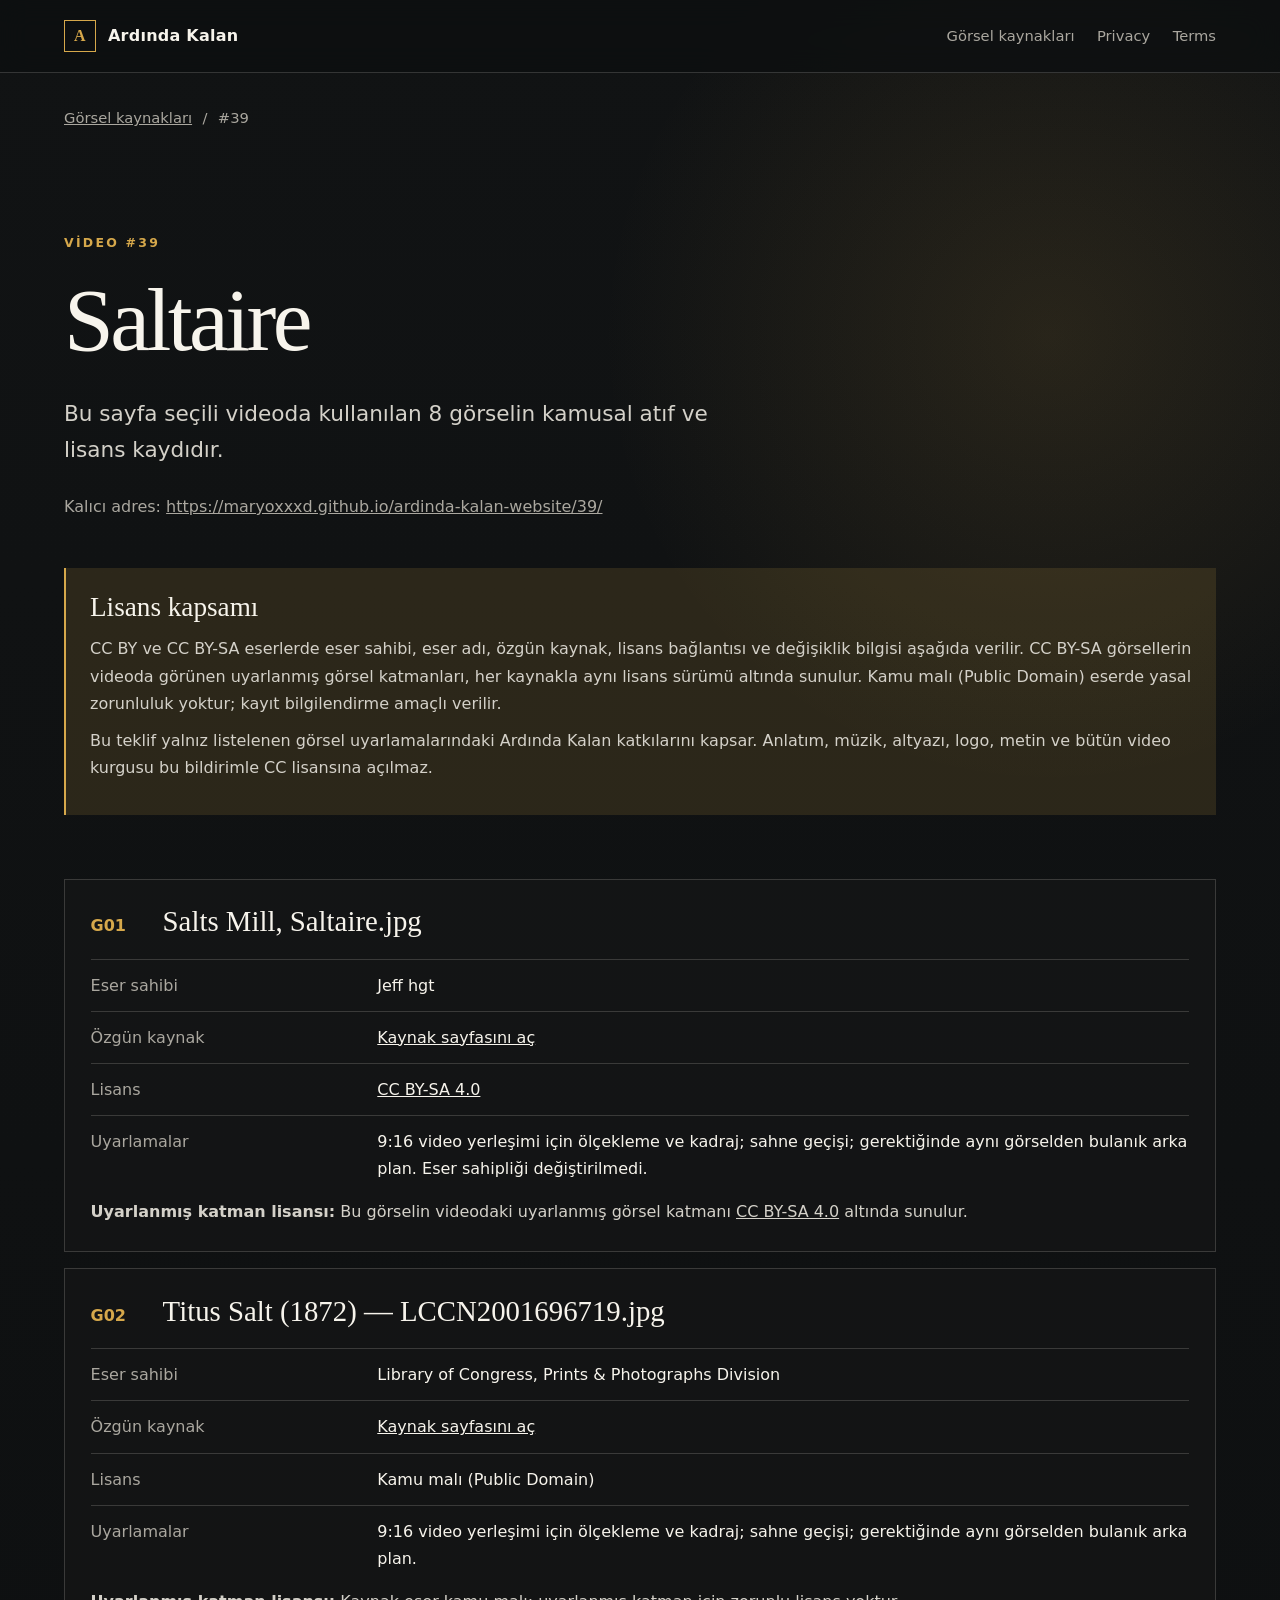
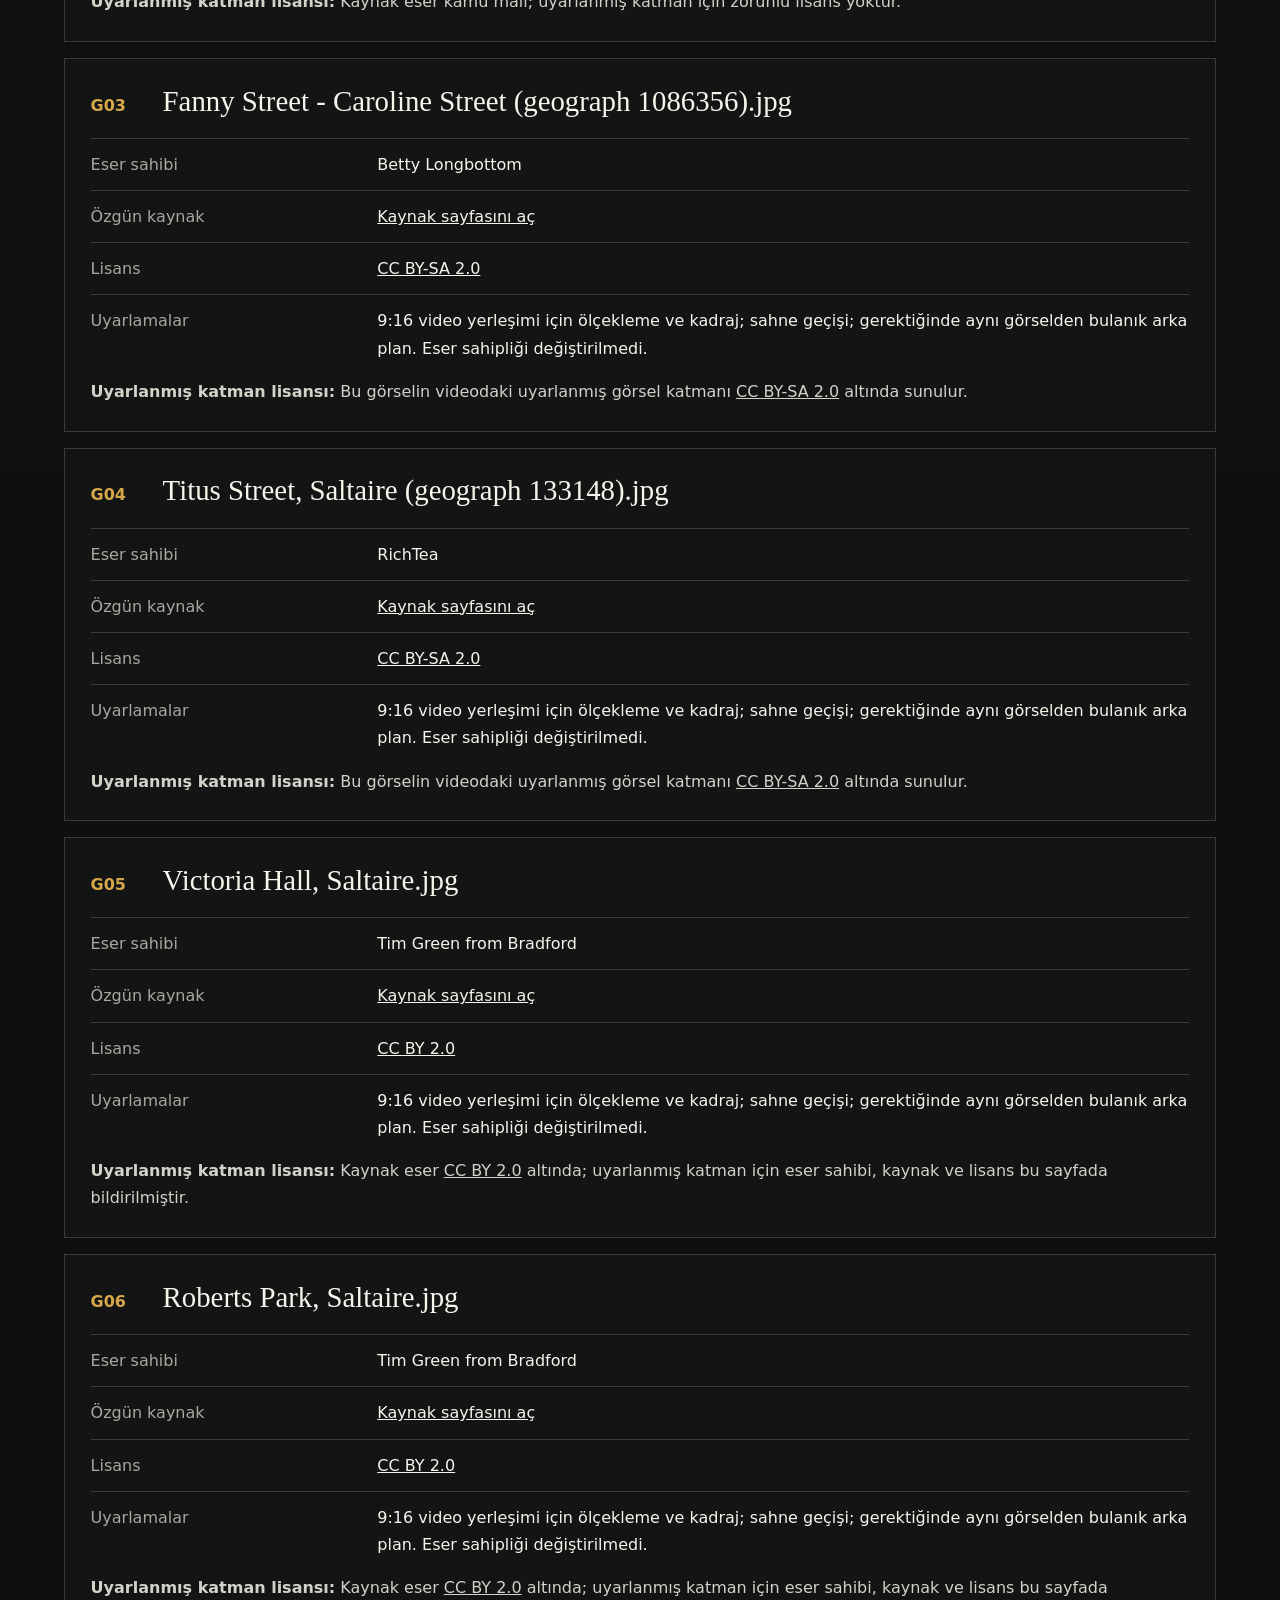
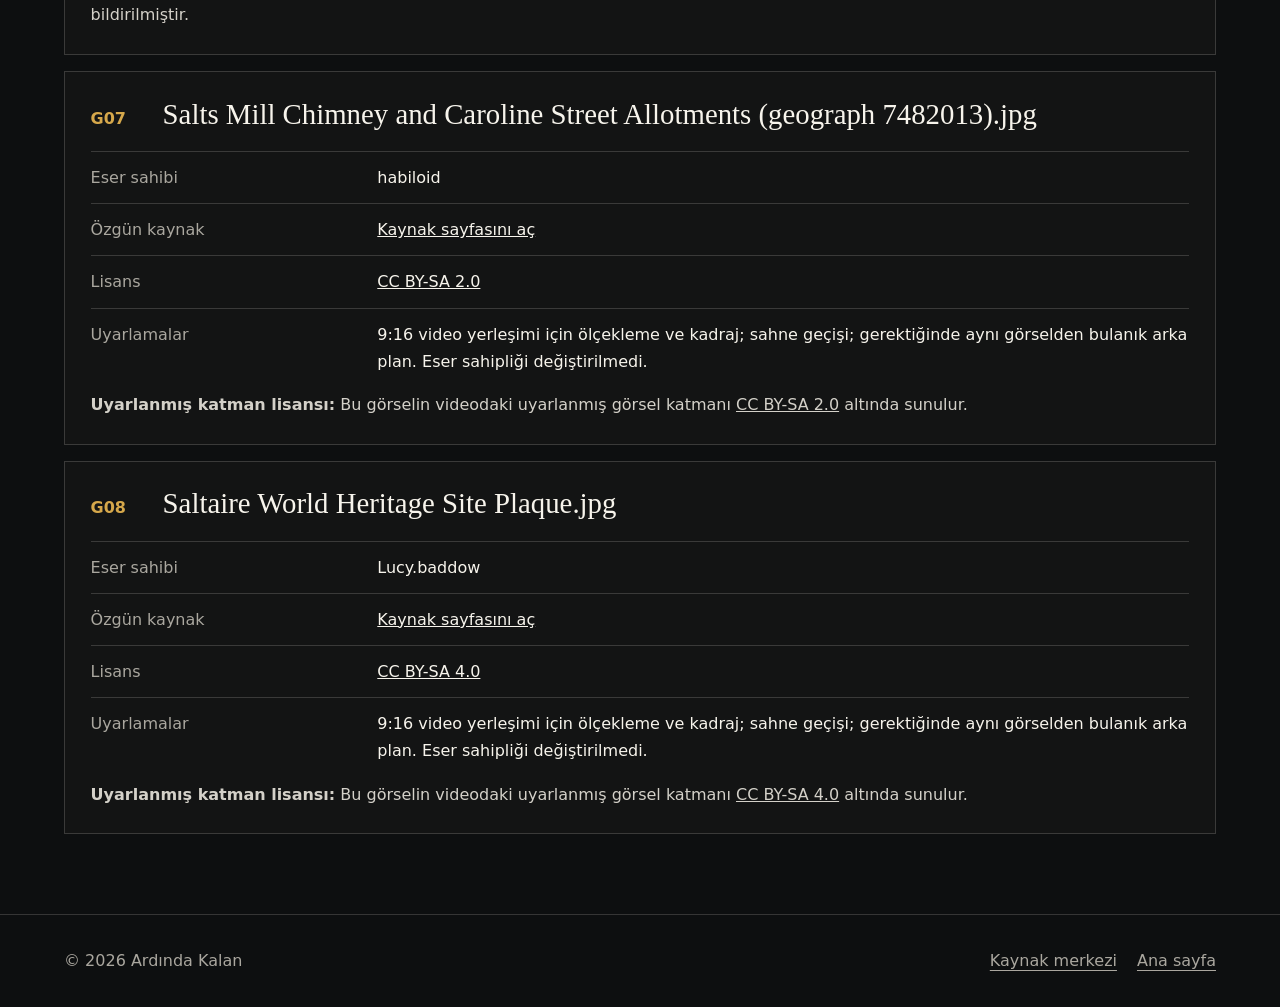
<file: 39/index.html>
<!doctype html>
<html lang="tr">
<head>
  <meta charset="utf-8">
  <meta name="viewport" content="width=device-width, initial-scale=1">
  <title>#39 Saltaire — Görsel kaynakları — Ardında Kalan</title>
  <meta name="description" content="Saltaire videosunda kullanılan görsellerin eser sahibi, kaynak, lisans ve uyarlama bilgileri">
  <link rel="stylesheet" href="../styles.css">
</head>
<body>
  <header class="site-header"><nav class="nav" aria-label="Ana gezinme">
    <a class="brand" href="../index.html"><span class="brand-mark" aria-hidden="true">A</span> Ardında Kalan</a>
    <div class="nav-links"><a href="../sources/index.html">Görsel kaynakları</a><a href="../privacy.html">Privacy</a><a href="../terms.html">Terms</a></div>
  </nav></header>
  <main><nav class="breadcrumbs" aria-label="İçerik yolu"><a href="../">Görsel kaynakları</a><span>/</span><span>#39</span></nav>
<section class="source-title">
  <p class="eyebrow">Video #39</p><h1>Saltaire</h1>
  <p class="lead">Bu sayfa seçili videoda kullanılan 8 görselin kamusal atıf ve lisans kaydıdır.</p>
  <div class="source-meta"><span>Kalıcı adres: <a href="https://maryoxxxd.github.io/ardinda-kalan-website/39/">https://maryoxxxd.github.io/ardinda-kalan-website/39/</a></span></div>
</section>
<section class="license-note"><h2>Lisans kapsamı</h2>
  <p>CC BY ve CC BY-SA eserlerde eser sahibi, eser adı, özgün kaynak, lisans bağlantısı ve değişiklik bilgisi aşağıda verilir. CC BY-SA görsellerin videoda görünen uyarlanmış görsel katmanları, her kaynakla aynı lisans sürümü altında sunulur. Kamu malı (Public Domain) eserde yasal zorunluluk yoktur; kayıt bilgilendirme amaçlı verilir.</p>
  <p>Bu teklif yalnız listelenen görsel uyarlamalarındaki Ardında Kalan katkılarını kapsar. Anlatım, müzik, altyazı, logo, metin ve bütün video kurgusu bu bildirimle CC lisansına açılmaz.</p>
</section>
<section class="source-list" aria-label="Görsel atıfları"><article class="source-entry" id="G01">
      <div class="source-entry-head"><span>G01</span><h2>Salts Mill, Saltaire.jpg</h2></div>
      <dl>
        <div><dt>Eser sahibi</dt><dd>Jeff hgt</dd></div>
        <div><dt>Özgün kaynak</dt><dd><a href="https://commons.wikimedia.org/wiki/File:Salts_Mill,_Saltaire.jpg" rel="noopener noreferrer">Kaynak sayfasını aç</a></dd></div>
        <div><dt>Lisans</dt><dd><a href="https://creativecommons.org/licenses/by-sa/4.0" rel="license noopener noreferrer">CC BY-SA 4.0</a></dd></div>
        <div><dt>Uyarlamalar</dt><dd>9:16 video yerleşimi için ölçekleme ve kadraj; sahne geçişi; gerektiğinde aynı görselden bulanık arka plan. Eser sahipliği değiştirilmedi.</dd></div>
      </dl>
      <p><strong>Uyarlanmış katman lisansı:</strong> Bu görselin videodaki uyarlanmış görsel katmanı <a rel="license" href="https://creativecommons.org/licenses/by-sa/4.0">CC BY-SA 4.0</a> altında sunulur.</p>
    </article>
<article class="source-entry" id="G02">
      <div class="source-entry-head"><span>G02</span><h2>Titus Salt (1872) — LCCN2001696719.jpg</h2></div>
      <dl>
        <div><dt>Eser sahibi</dt><dd>Library of Congress, Prints & Photographs Division</dd></div>
        <div><dt>Özgün kaynak</dt><dd><a href="https://commons.wikimedia.org/wiki/File:Titus_Salt_LCCN2001696719.jpg" rel="noopener noreferrer">Kaynak sayfasını aç</a></dd></div>
        <div><dt>Lisans</dt><dd>Kamu malı (Public Domain)</dd></div>
        <div><dt>Uyarlamalar</dt><dd>9:16 video yerleşimi için ölçekleme ve kadraj; sahne geçişi; gerektiğinde aynı görselden bulanık arka plan.</dd></div>
      </dl>
      <p><strong>Uyarlanmış katman lisansı:</strong> Kaynak eser kamu malı; uyarlanmış katman için zorunlu lisans yoktur.</p>
    </article>
<article class="source-entry" id="G03">
      <div class="source-entry-head"><span>G03</span><h2>Fanny Street - Caroline Street (geograph 1086356).jpg</h2></div>
      <dl>
        <div><dt>Eser sahibi</dt><dd>Betty Longbottom</dd></div>
        <div><dt>Özgün kaynak</dt><dd><a href="https://commons.wikimedia.org/wiki/File:Fanny_Street_-_Caroline_Street_-_geograph.org.uk_-_1086356.jpg" rel="noopener noreferrer">Kaynak sayfasını aç</a></dd></div>
        <div><dt>Lisans</dt><dd><a href="https://creativecommons.org/licenses/by-sa/2.0" rel="license noopener noreferrer">CC BY-SA 2.0</a></dd></div>
        <div><dt>Uyarlamalar</dt><dd>9:16 video yerleşimi için ölçekleme ve kadraj; sahne geçişi; gerektiğinde aynı görselden bulanık arka plan. Eser sahipliği değiştirilmedi.</dd></div>
      </dl>
      <p><strong>Uyarlanmış katman lisansı:</strong> Bu görselin videodaki uyarlanmış görsel katmanı <a rel="license" href="https://creativecommons.org/licenses/by-sa/2.0">CC BY-SA 2.0</a> altında sunulur.</p>
    </article>
<article class="source-entry" id="G04">
      <div class="source-entry-head"><span>G04</span><h2>Titus Street, Saltaire (geograph 133148).jpg</h2></div>
      <dl>
        <div><dt>Eser sahibi</dt><dd>RichTea</dd></div>
        <div><dt>Özgün kaynak</dt><dd><a href="https://commons.wikimedia.org/wiki/File:Titus_Street,_Saltaire_-_geograph.org.uk_-_133148.jpg" rel="noopener noreferrer">Kaynak sayfasını aç</a></dd></div>
        <div><dt>Lisans</dt><dd><a href="https://creativecommons.org/licenses/by-sa/2.0" rel="license noopener noreferrer">CC BY-SA 2.0</a></dd></div>
        <div><dt>Uyarlamalar</dt><dd>9:16 video yerleşimi için ölçekleme ve kadraj; sahne geçişi; gerektiğinde aynı görselden bulanık arka plan. Eser sahipliği değiştirilmedi.</dd></div>
      </dl>
      <p><strong>Uyarlanmış katman lisansı:</strong> Bu görselin videodaki uyarlanmış görsel katmanı <a rel="license" href="https://creativecommons.org/licenses/by-sa/2.0">CC BY-SA 2.0</a> altında sunulur.</p>
    </article>
<article class="source-entry" id="G05">
      <div class="source-entry-head"><span>G05</span><h2>Victoria Hall, Saltaire.jpg</h2></div>
      <dl>
        <div><dt>Eser sahibi</dt><dd>Tim Green from Bradford</dd></div>
        <div><dt>Özgün kaynak</dt><dd><a href="https://commons.wikimedia.org/wiki/File:Victoria_Hall,_Saltaire_(17172243529).jpg" rel="noopener noreferrer">Kaynak sayfasını aç</a></dd></div>
        <div><dt>Lisans</dt><dd><a href="https://creativecommons.org/licenses/by/2.0" rel="license noopener noreferrer">CC BY 2.0</a></dd></div>
        <div><dt>Uyarlamalar</dt><dd>9:16 video yerleşimi için ölçekleme ve kadraj; sahne geçişi; gerektiğinde aynı görselden bulanık arka plan. Eser sahipliği değiştirilmedi.</dd></div>
      </dl>
      <p><strong>Uyarlanmış katman lisansı:</strong> Kaynak eser <a rel="license" href="https://creativecommons.org/licenses/by/2.0">CC BY 2.0</a> altında; uyarlanmış katman için eser sahibi, kaynak ve lisans bu sayfada bildirilmiştir.</p>
    </article>
<article class="source-entry" id="G06">
      <div class="source-entry-head"><span>G06</span><h2>Roberts Park, Saltaire.jpg</h2></div>
      <dl>
        <div><dt>Eser sahibi</dt><dd>Tim Green from Bradford</dd></div>
        <div><dt>Özgün kaynak</dt><dd><a href="https://commons.wikimedia.org/wiki/File:Roberts_Park,_Saltaire_(16739022233).jpg" rel="noopener noreferrer">Kaynak sayfasını aç</a></dd></div>
        <div><dt>Lisans</dt><dd><a href="https://creativecommons.org/licenses/by/2.0" rel="license noopener noreferrer">CC BY 2.0</a></dd></div>
        <div><dt>Uyarlamalar</dt><dd>9:16 video yerleşimi için ölçekleme ve kadraj; sahne geçişi; gerektiğinde aynı görselden bulanık arka plan. Eser sahipliği değiştirilmedi.</dd></div>
      </dl>
      <p><strong>Uyarlanmış katman lisansı:</strong> Kaynak eser <a rel="license" href="https://creativecommons.org/licenses/by/2.0">CC BY 2.0</a> altında; uyarlanmış katman için eser sahibi, kaynak ve lisans bu sayfada bildirilmiştir.</p>
    </article>
<article class="source-entry" id="G07">
      <div class="source-entry-head"><span>G07</span><h2>Salts Mill Chimney and Caroline Street Allotments (geograph 7482013).jpg</h2></div>
      <dl>
        <div><dt>Eser sahibi</dt><dd>habiloid</dd></div>
        <div><dt>Özgün kaynak</dt><dd><a href="https://commons.wikimedia.org/wiki/File:Salts_Mill_Chimney_and_Caroline_Street_Allotments,_Saltaire,_Shipley_-_geograph.org.uk_-_7482013.jpg" rel="noopener noreferrer">Kaynak sayfasını aç</a></dd></div>
        <div><dt>Lisans</dt><dd><a href="https://creativecommons.org/licenses/by-sa/2.0" rel="license noopener noreferrer">CC BY-SA 2.0</a></dd></div>
        <div><dt>Uyarlamalar</dt><dd>9:16 video yerleşimi için ölçekleme ve kadraj; sahne geçişi; gerektiğinde aynı görselden bulanık arka plan. Eser sahipliği değiştirilmedi.</dd></div>
      </dl>
      <p><strong>Uyarlanmış katman lisansı:</strong> Bu görselin videodaki uyarlanmış görsel katmanı <a rel="license" href="https://creativecommons.org/licenses/by-sa/2.0">CC BY-SA 2.0</a> altında sunulur.</p>
    </article>
<article class="source-entry" id="G08">
      <div class="source-entry-head"><span>G08</span><h2>Saltaire World Heritage Site Plaque.jpg</h2></div>
      <dl>
        <div><dt>Eser sahibi</dt><dd>Lucy.baddow</dd></div>
        <div><dt>Özgün kaynak</dt><dd><a href="https://commons.wikimedia.org/wiki/File:Saltaire_World_Heritage_Site_Plaque.jpg" rel="noopener noreferrer">Kaynak sayfasını aç</a></dd></div>
        <div><dt>Lisans</dt><dd><a href="https://creativecommons.org/licenses/by-sa/4.0" rel="license noopener noreferrer">CC BY-SA 4.0</a></dd></div>
        <div><dt>Uyarlamalar</dt><dd>9:16 video yerleşimi için ölçekleme ve kadraj; sahne geçişi; gerektiğinde aynı görselden bulanık arka plan. Eser sahipliği değiştirilmedi.</dd></div>
      </dl>
      <p><strong>Uyarlanmış katman lisansı:</strong> Bu görselin videodaki uyarlanmış görsel katmanı <a rel="license" href="https://creativecommons.org/licenses/by-sa/4.0">CC BY-SA 4.0</a> altında sunulur.</p>
    </article></section></main>
  <footer class="site-footer"><div class="footer-inner"><span>© 2026 Ardında Kalan</span><div class="footer-links"><a href="../sources/index.html">Kaynak merkezi</a><a href="../index.html">Ana sayfa</a></div></div></footer>
</body>
</html>
</file>
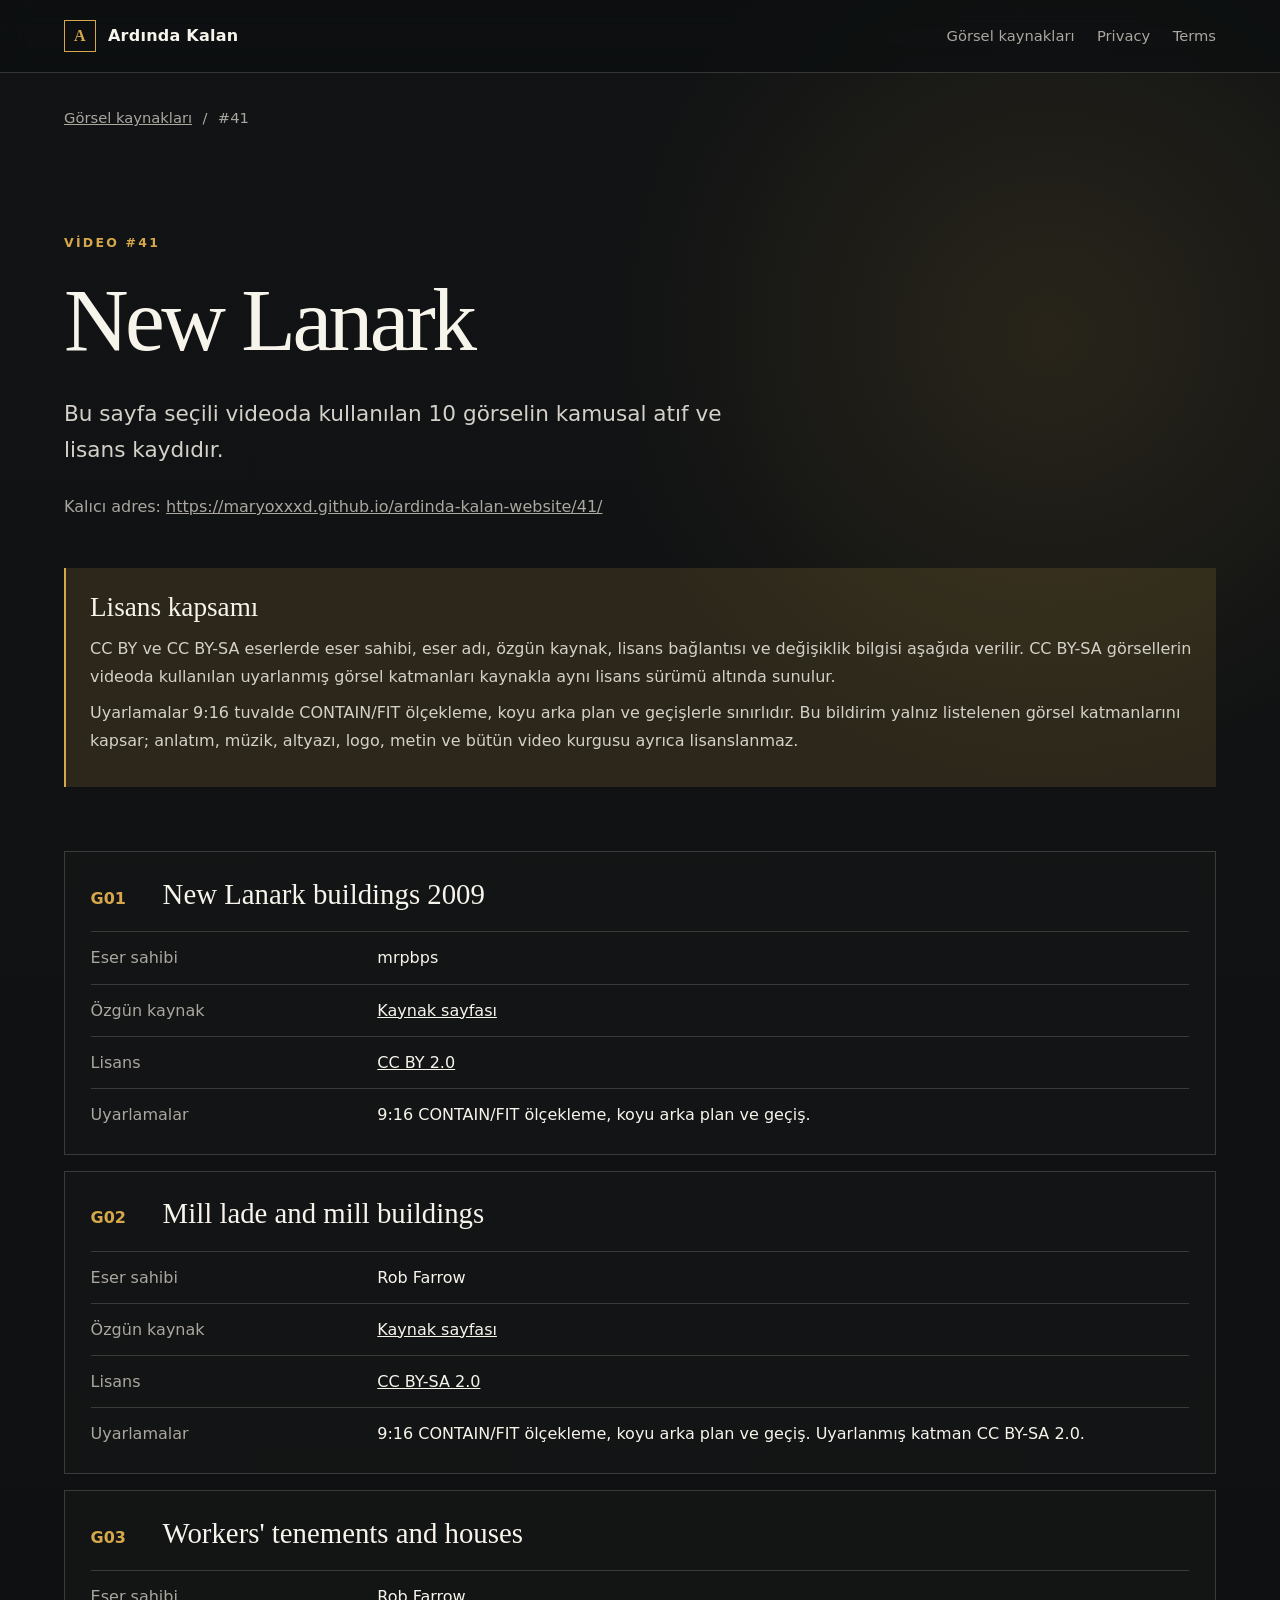
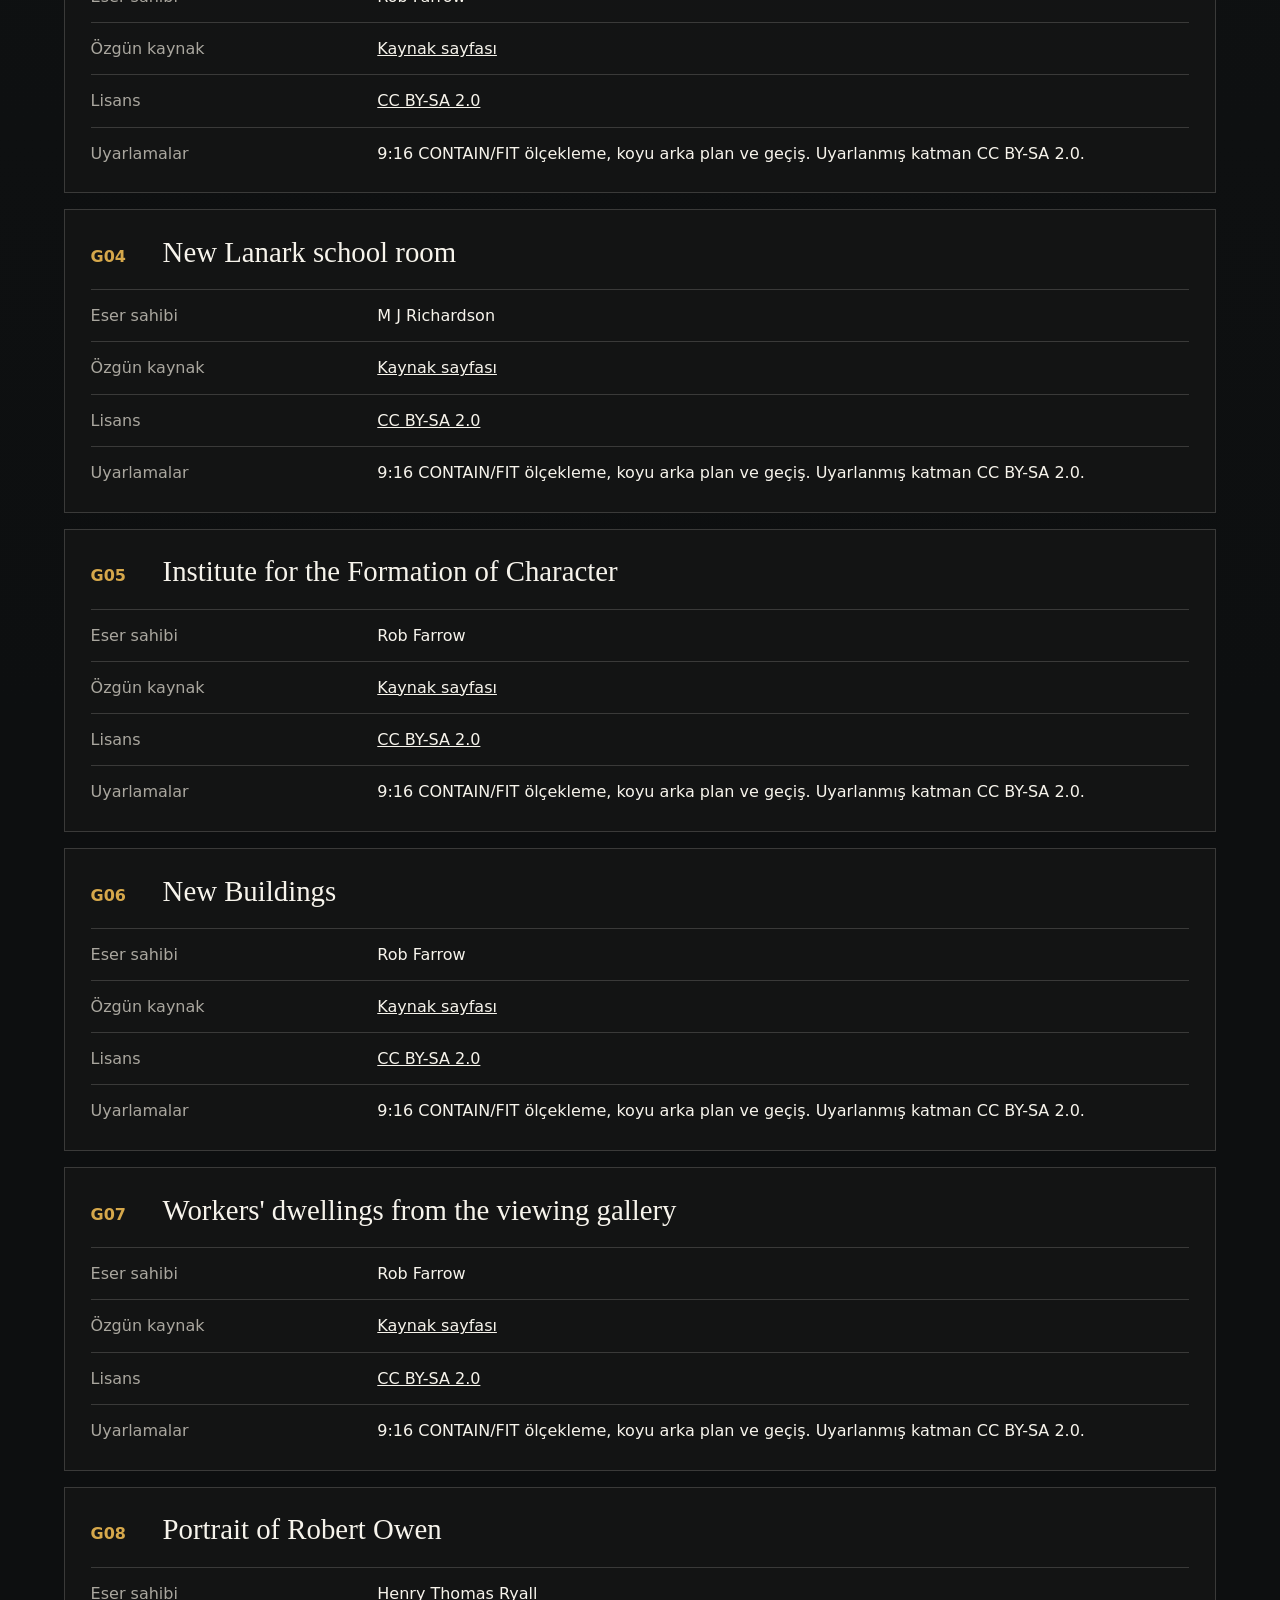
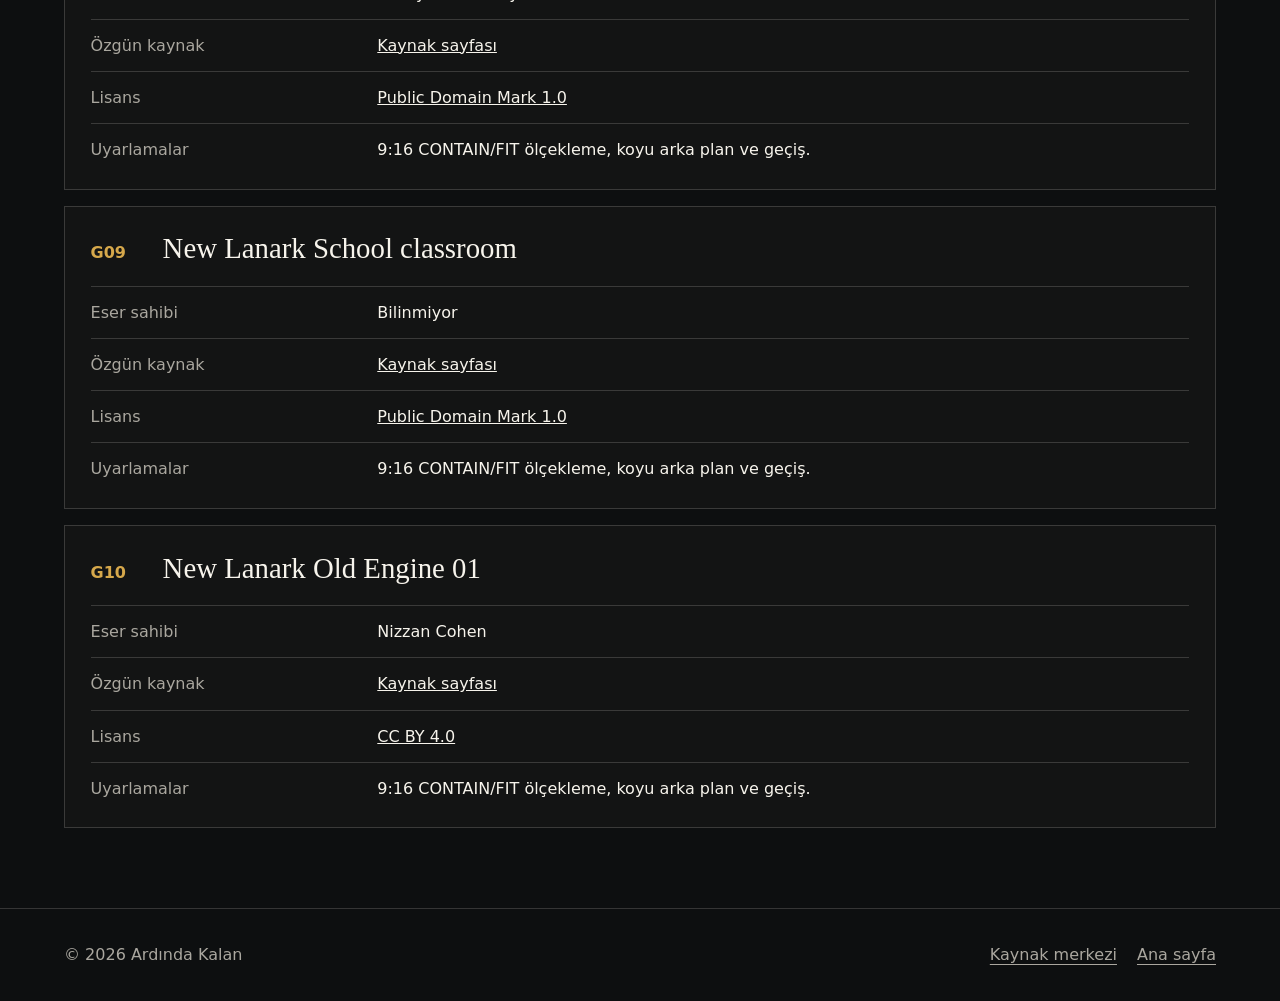
<file: 41/index.html>
<!doctype html>
<html lang="tr"><head><meta charset="utf-8"><meta name="viewport" content="width=device-width, initial-scale=1">
<title>#41 New Lanark — Görsel kaynakları — Ardında Kalan</title><meta name="description" content="New Lanark videosunda kullanılan görsellerin eser sahibi, kaynak, lisans ve uyarlama bilgileri"><link rel="stylesheet" href="../styles.css"></head>
<body><header class="site-header"><nav class="nav" aria-label="Ana gezinme"><a class="brand" href="../index.html"><span class="brand-mark" aria-hidden="true">A</span> Ardında Kalan</a><div class="nav-links"><a href="../sources/index.html">Görsel kaynakları</a><a href="../privacy.html">Privacy</a><a href="../terms.html">Terms</a></div></nav></header>
<main><nav class="breadcrumbs" aria-label="İçerik yolu"><a href="../sources/">Görsel kaynakları</a><span>/</span><span>#41</span></nav>
<section class="source-title"><p class="eyebrow">Video #41</p><h1>New Lanark</h1><p class="lead">Bu sayfa seçili videoda kullanılan 10 görselin kamusal atıf ve lisans kaydıdır.</p><div class="source-meta"><span>Kalıcı adres: <a href="https://maryoxxxd.github.io/ardinda-kalan-website/41/">https://maryoxxxd.github.io/ardinda-kalan-website/41/</a></span></div></section>
<section class="license-note"><h2>Lisans kapsamı</h2><p>CC BY ve CC BY-SA eserlerde eser sahibi, eser adı, özgün kaynak, lisans bağlantısı ve değişiklik bilgisi aşağıda verilir. CC BY-SA görsellerin videoda kullanılan uyarlanmış görsel katmanları kaynakla aynı lisans sürümü altında sunulur.</p><p>Uyarlamalar 9:16 tuvalde CONTAIN/FIT ölçekleme, koyu arka plan ve geçişlerle sınırlıdır. Bu bildirim yalnız listelenen görsel katmanlarını kapsar; anlatım, müzik, altyazı, logo, metin ve bütün video kurgusu ayrıca lisanslanmaz.</p></section>
<section class="source-list" aria-label="Görsel atıfları">
<article class="source-entry" id="G01"><div class="source-entry-head"><span>G01</span><h2>New Lanark buildings 2009</h2></div><dl><div><dt>Eser sahibi</dt><dd>mrpbps</dd></div><div><dt>Özgün kaynak</dt><dd><a href="https://commons.wikimedia.org/wiki/File:New_Lanark_buildings_2009.jpg">Kaynak sayfası</a></dd></div><div><dt>Lisans</dt><dd><a rel="license" href="https://creativecommons.org/licenses/by/2.0/">CC BY 2.0</a></dd></div><div><dt>Uyarlamalar</dt><dd>9:16 CONTAIN/FIT ölçekleme, koyu arka plan ve geçiş.</dd></div></dl></article>
<article class="source-entry" id="G02"><div class="source-entry-head"><span>G02</span><h2>Mill lade and mill buildings</h2></div><dl><div><dt>Eser sahibi</dt><dd>Rob Farrow</dd></div><div><dt>Özgün kaynak</dt><dd><a href="https://www.geograph.org.uk/photo/6256208">Kaynak sayfası</a></dd></div><div><dt>Lisans</dt><dd><a rel="license" href="https://creativecommons.org/licenses/by-sa/2.0/">CC BY-SA 2.0</a></dd></div><div><dt>Uyarlamalar</dt><dd>9:16 CONTAIN/FIT ölçekleme, koyu arka plan ve geçiş. Uyarlanmış katman CC BY-SA 2.0.</dd></div></dl></article>
<article class="source-entry" id="G03"><div class="source-entry-head"><span>G03</span><h2>Workers' tenements and houses</h2></div><dl><div><dt>Eser sahibi</dt><dd>Rob Farrow</dd></div><div><dt>Özgün kaynak</dt><dd><a href="https://www.geograph.org.uk/photo/6254341">Kaynak sayfası</a></dd></div><div><dt>Lisans</dt><dd><a rel="license" href="https://creativecommons.org/licenses/by-sa/2.0/">CC BY-SA 2.0</a></dd></div><div><dt>Uyarlamalar</dt><dd>9:16 CONTAIN/FIT ölçekleme, koyu arka plan ve geçiş. Uyarlanmış katman CC BY-SA 2.0.</dd></div></dl></article>
<article class="source-entry" id="G04"><div class="source-entry-head"><span>G04</span><h2>New Lanark school room</h2></div><dl><div><dt>Eser sahibi</dt><dd>M J Richardson</dd></div><div><dt>Özgün kaynak</dt><dd><a href="https://www.geograph.org.uk/photo/2328493">Kaynak sayfası</a></dd></div><div><dt>Lisans</dt><dd><a rel="license" href="https://creativecommons.org/licenses/by-sa/2.0/">CC BY-SA 2.0</a></dd></div><div><dt>Uyarlamalar</dt><dd>9:16 CONTAIN/FIT ölçekleme, koyu arka plan ve geçiş. Uyarlanmış katman CC BY-SA 2.0.</dd></div></dl></article>
<article class="source-entry" id="G05"><div class="source-entry-head"><span>G05</span><h2>Institute for the Formation of Character</h2></div><dl><div><dt>Eser sahibi</dt><dd>Rob Farrow</dd></div><div><dt>Özgün kaynak</dt><dd><a href="https://www.geograph.org.uk/photo/6254334">Kaynak sayfası</a></dd></div><div><dt>Lisans</dt><dd><a rel="license" href="https://creativecommons.org/licenses/by-sa/2.0/">CC BY-SA 2.0</a></dd></div><div><dt>Uyarlamalar</dt><dd>9:16 CONTAIN/FIT ölçekleme, koyu arka plan ve geçiş. Uyarlanmış katman CC BY-SA 2.0.</dd></div></dl></article>
<article class="source-entry" id="G06"><div class="source-entry-head"><span>G06</span><h2>New Buildings</h2></div><dl><div><dt>Eser sahibi</dt><dd>Rob Farrow</dd></div><div><dt>Özgün kaynak</dt><dd><a href="https://www.geograph.org.uk/photo/6254354">Kaynak sayfası</a></dd></div><div><dt>Lisans</dt><dd><a rel="license" href="https://creativecommons.org/licenses/by-sa/2.0/">CC BY-SA 2.0</a></dd></div><div><dt>Uyarlamalar</dt><dd>9:16 CONTAIN/FIT ölçekleme, koyu arka plan ve geçiş. Uyarlanmış katman CC BY-SA 2.0.</dd></div></dl></article>
<article class="source-entry" id="G07"><div class="source-entry-head"><span>G07</span><h2>Workers' dwellings from the viewing gallery</h2></div><dl><div><dt>Eser sahibi</dt><dd>Rob Farrow</dd></div><div><dt>Özgün kaynak</dt><dd><a href="https://www.geograph.org.uk/photo/6254442">Kaynak sayfası</a></dd></div><div><dt>Lisans</dt><dd><a rel="license" href="https://creativecommons.org/licenses/by-sa/2.0/">CC BY-SA 2.0</a></dd></div><div><dt>Uyarlamalar</dt><dd>9:16 CONTAIN/FIT ölçekleme, koyu arka plan ve geçiş. Uyarlanmış katman CC BY-SA 2.0.</dd></div></dl></article>
<article class="source-entry" id="G08"><div class="source-entry-head"><span>G08</span><h2>Portrait of Robert Owen</h2></div><dl><div><dt>Eser sahibi</dt><dd>Henry Thomas Ryall</dd></div><div><dt>Özgün kaynak</dt><dd><a href="https://commons.wikimedia.org/wiki/File:Portrait_of_Robert_Owen_(4674545).jpg">Kaynak sayfası</a></dd></div><div><dt>Lisans</dt><dd><a rel="license" href="https://creativecommons.org/publicdomain/mark/1.0/">Public Domain Mark 1.0</a></dd></div><div><dt>Uyarlamalar</dt><dd>9:16 CONTAIN/FIT ölçekleme, koyu arka plan ve geçiş.</dd></div></dl></article>
<article class="source-entry" id="G09"><div class="source-entry-head"><span>G09</span><h2>New Lanark School classroom</h2></div><dl><div><dt>Eser sahibi</dt><dd>Bilinmiyor</dd></div><div><dt>Özgün kaynak</dt><dd><a href="https://commons.wikimedia.org/wiki/File:New_Lanark_School_classroom.jpg">Kaynak sayfası</a></dd></div><div><dt>Lisans</dt><dd><a rel="license" href="https://creativecommons.org/publicdomain/mark/1.0/">Public Domain Mark 1.0</a></dd></div><div><dt>Uyarlamalar</dt><dd>9:16 CONTAIN/FIT ölçekleme, koyu arka plan ve geçiş.</dd></div></dl></article>
<article class="source-entry" id="G10"><div class="source-entry-head"><span>G10</span><h2>New Lanark Old Engine 01</h2></div><dl><div><dt>Eser sahibi</dt><dd>Nizzan Cohen</dd></div><div><dt>Özgün kaynak</dt><dd><a href="https://commons.wikimedia.org/wiki/File:New_Lanark_Old_Engine_01.jpg">Kaynak sayfası</a></dd></div><div><dt>Lisans</dt><dd><a rel="license" href="https://creativecommons.org/licenses/by/4.0/">CC BY 4.0</a></dd></div><div><dt>Uyarlamalar</dt><dd>9:16 CONTAIN/FIT ölçekleme, koyu arka plan ve geçiş.</dd></div></dl></article>
</section></main><footer class="site-footer"><div class="footer-inner"><span>© 2026 Ardında Kalan</span><div class="footer-links"><a href="../sources/index.html">Kaynak merkezi</a><a href="../index.html">Ana sayfa</a></div></div></footer></body></html>
</file>
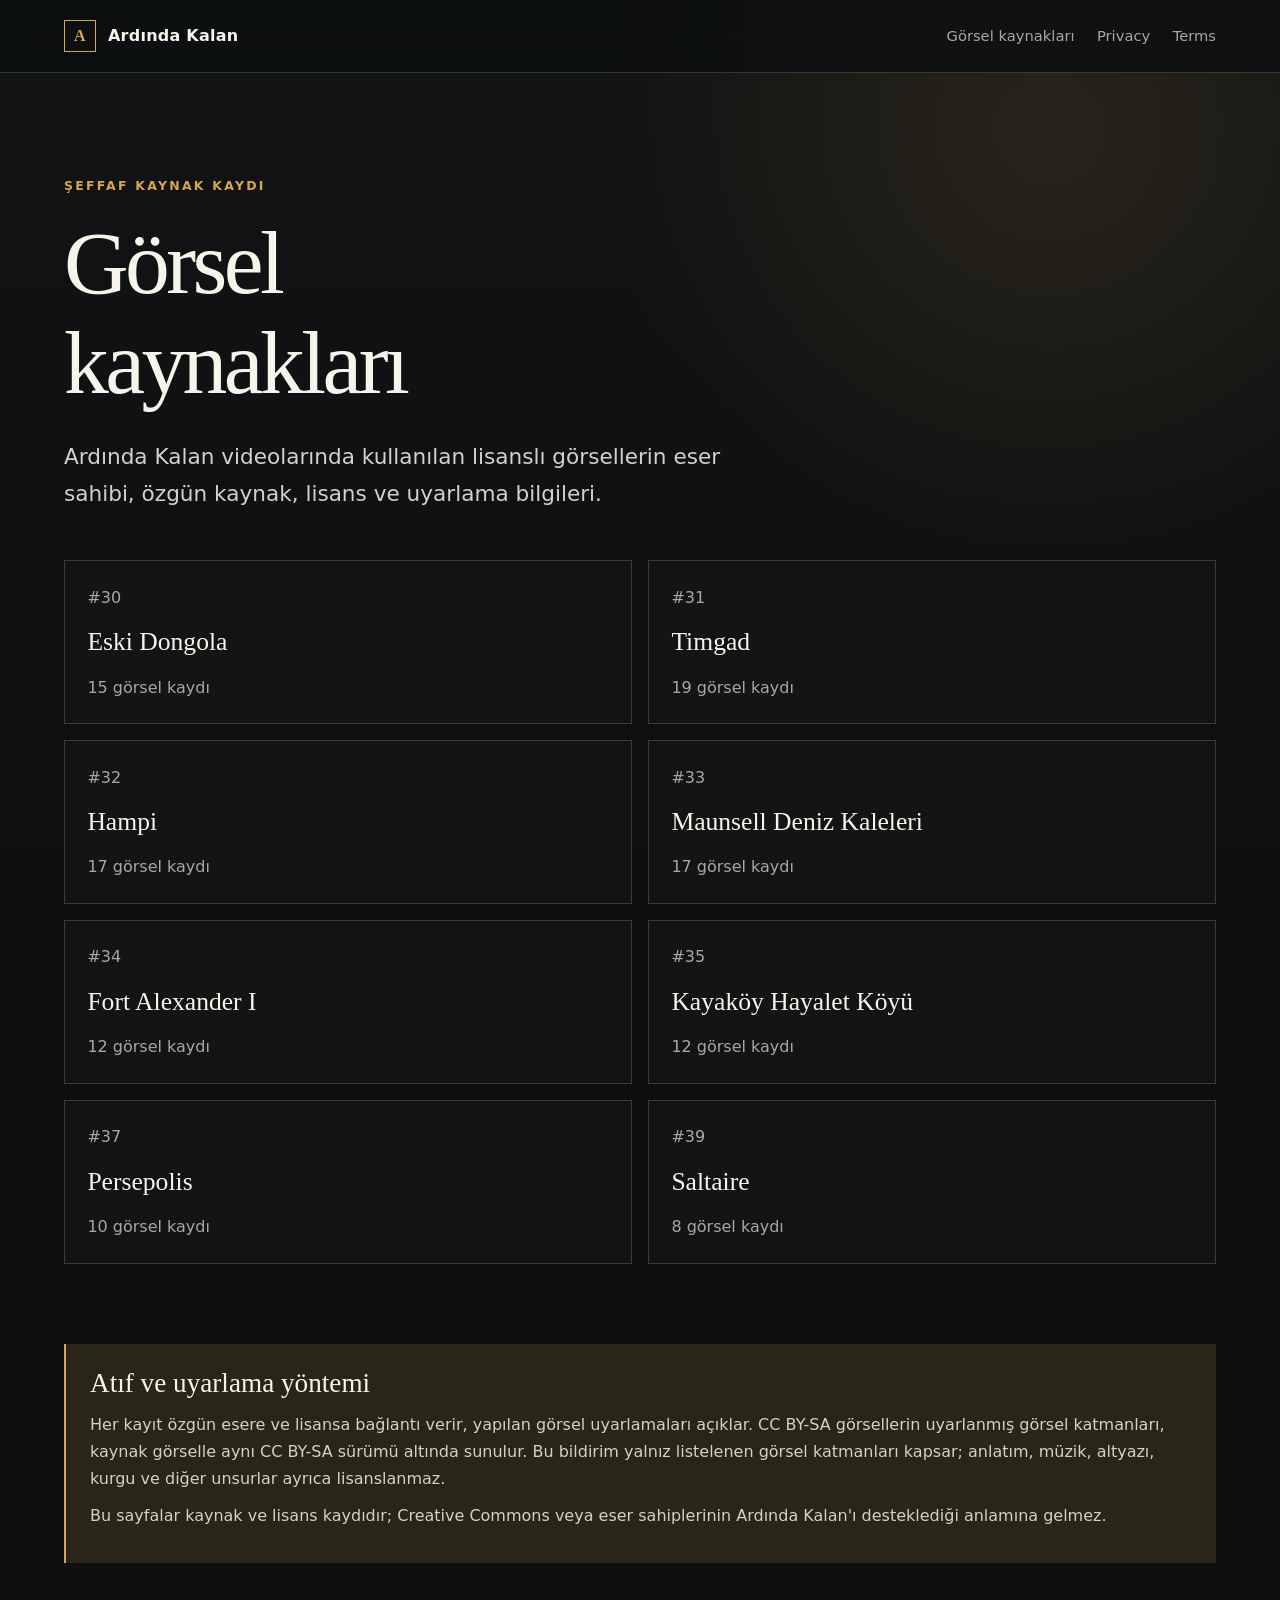
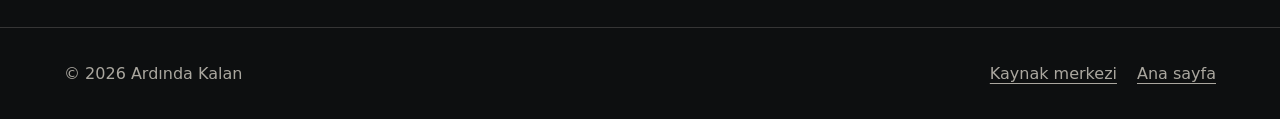
<file: sources/index.html>
<!doctype html>
<html lang="tr">
<head>
  <meta charset="utf-8">
  <meta name="viewport" content="width=device-width, initial-scale=1">
  <title>Görsel kaynakları — Ardında Kalan</title>
  <meta name="description" content="Ardında Kalan görsel kaynak ve lisans merkezi">
  <link rel="stylesheet" href="../styles.css">
</head>
<body>
  <header class="site-header"><nav class="nav" aria-label="Ana gezinme">
    <a class="brand" href="../index.html"><span class="brand-mark" aria-hidden="true">A</span> Ardında Kalan</a>
    <div class="nav-links"><a href="../sources/index.html">Görsel kaynakları</a><a href="../privacy.html">Privacy</a><a href="../terms.html">Terms</a></div>
  </nav></header>
  <main><section class="sources-hero">
  <p class="eyebrow">Şeffaf kaynak kaydı</p>
  <h1>Görsel kaynakları</h1>
  <p class="lead">Ardında Kalan videolarında kullanılan lisanslı görsellerin eser sahibi, özgün kaynak, lisans ve uyarlama bilgileri.</p>
</section>
<section class="sources-grid" aria-label="Video kaynak sayfaları"><a class="source-card" href="../30/">
  <span class="source-number">#30</span><strong>Eski Dongola</strong><span>15 görsel kaydı</span>
</a>
<a class="source-card" href="../31/">
  <span class="source-number">#31</span><strong>Timgad</strong><span>19 görsel kaydı</span>
</a>
<a class="source-card" href="../32/">
  <span class="source-number">#32</span><strong>Hampi</strong><span>17 görsel kaydı</span>
</a>
<a class="source-card" href="../33/">
  <span class="source-number">#33</span><strong>Maunsell Deniz Kaleleri</strong><span>17 görsel kaydı</span>
</a>
<a class="source-card" href="../34/">
  <span class="source-number">#34</span><strong>Fort Alexander I</strong><span>12 görsel kaydı</span>
</a>
<a class="source-card" href="../35/">
  <span class="source-number">#35</span><strong>Kayaköy Hayalet Köyü</strong><span>12 görsel kaydı</span>
</a>
<a class="source-card" href="../37/">
  <span class="source-number">#37</span><strong>Persepolis</strong><span>10 görsel kaydı</span>
</a>
<a class="source-card" href="../39/">
  <span class="source-number">#39</span><strong>Saltaire</strong><span>8 görsel kaydı</span>
</a></section>
<section class="license-note"><h2>Atıf ve uyarlama yöntemi</h2>
  <p>Her kayıt özgün esere ve lisansa bağlantı verir, yapılan görsel uyarlamaları açıklar. CC BY-SA görsellerin uyarlanmış görsel katmanları, kaynak görselle aynı CC BY-SA sürümü altında sunulur. Bu bildirim yalnız listelenen görsel katmanları kapsar; anlatım, müzik, altyazı, kurgu ve diğer unsurlar ayrıca lisanslanmaz.</p>
  <p>Bu sayfalar kaynak ve lisans kaydıdır; Creative Commons veya eser sahiplerinin Ardında Kalan'ı desteklediği anlamına gelmez.</p>
</section></main>
  <footer class="site-footer"><div class="footer-inner"><span>© 2026 Ardında Kalan</span><div class="footer-links"><a href="../sources/index.html">Kaynak merkezi</a><a href="../index.html">Ana sayfa</a></div></div></footer>
</body>
</html>
</file>
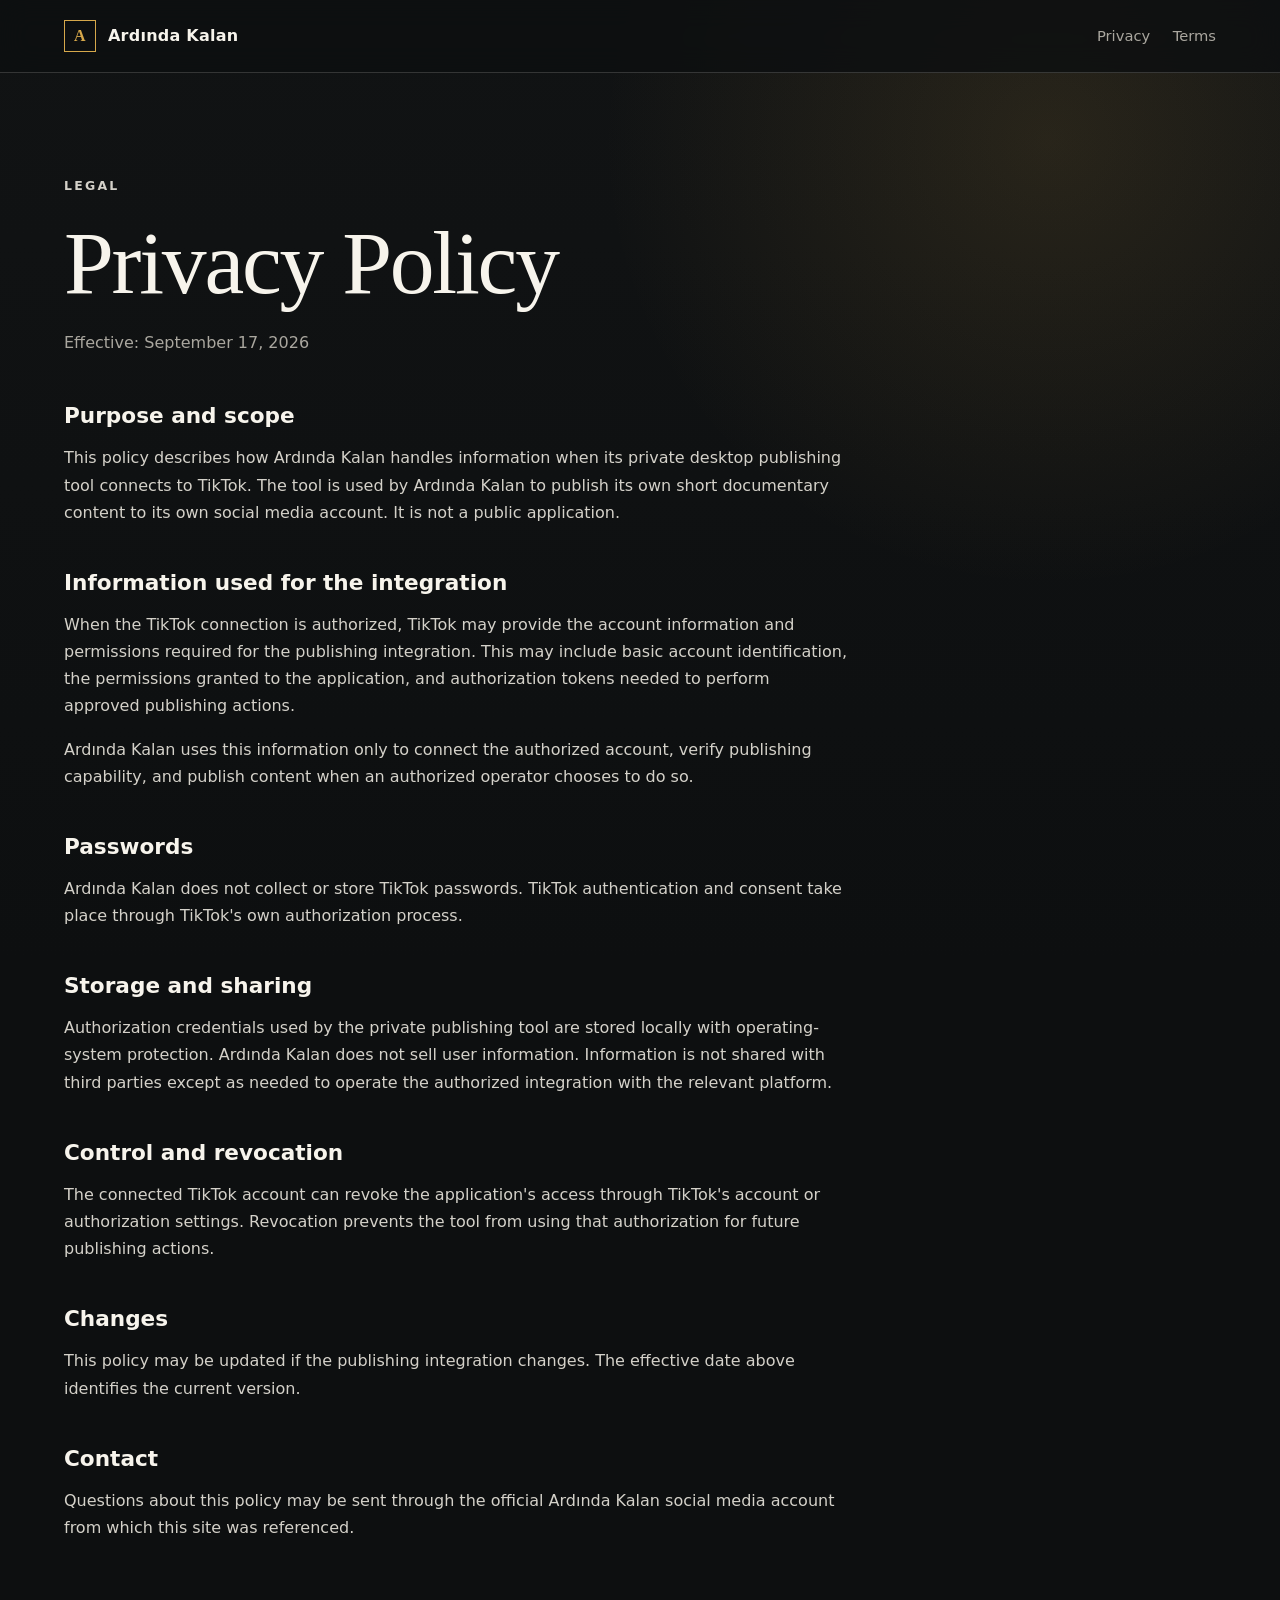
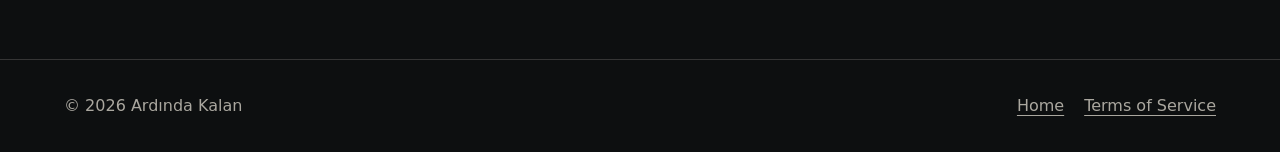
<file: privacy.html>
<!doctype html>
<html lang="en">
<head>
  <meta charset="utf-8">
  <meta name="viewport" content="width=device-width, initial-scale=1">
  <title>Privacy Policy — Ardında Kalan</title>
  <meta name="description" content="Privacy Policy for the Ardında Kalan private content publishing tool.">
  <link rel="icon" type="image/svg+xml" href="data:image/svg+xml,%3Csvg xmlns='http://www.w3.org/2000/svg' viewBox='0 0 32 32'%3E%3Crect width='32' height='32' fill='%230d0f10'/%3E%3Cpath d='M8 25 16 6l8 19h-4l-1.7-4.5h-5L11.6 25Zm6.5-8h2.6L15.8 13Z' fill='%23d6a84b'/%3E%3C/svg%3E">
  <link rel="stylesheet" href="styles.css">
</head>
<body>
  <header class="site-header">
    <nav class="nav" aria-label="Primary navigation">
      <a class="brand" href="index.html"><span class="brand-mark" aria-hidden="true">A</span> Ardında Kalan</a>
      <div class="nav-links"><a href="privacy.html" aria-current="page">Privacy</a><a href="terms.html">Terms</a></div>
    </nav>
  </header>
  <main>
    <article class="legal">
      <p class="eyebrow">Legal</p>
      <h1>Privacy Policy</h1>
      <p class="updated">Effective: September 17, 2026</p>

      <h2>Purpose and scope</h2>
      <p>This policy describes how Ardında Kalan handles information when its private desktop publishing tool connects to TikTok. The tool is used by Ardında Kalan to publish its own short documentary content to its own social media account. It is not a public application.</p>

      <h2>Information used for the integration</h2>
      <p>When the TikTok connection is authorized, TikTok may provide the account information and permissions required for the publishing integration. This may include basic account identification, the permissions granted to the application, and authorization tokens needed to perform approved publishing actions.</p>
      <p>Ardında Kalan uses this information only to connect the authorized account, verify publishing capability, and publish content when an authorized operator chooses to do so.</p>

      <h2>Passwords</h2>
      <p>Ardında Kalan does not collect or store TikTok passwords. TikTok authentication and consent take place through TikTok's own authorization process.</p>

      <h2>Storage and sharing</h2>
      <p>Authorization credentials used by the private publishing tool are stored locally with operating-system protection. Ardında Kalan does not sell user information. Information is not shared with third parties except as needed to operate the authorized integration with the relevant platform.</p>

      <h2>Control and revocation</h2>
      <p>The connected TikTok account can revoke the application's access through TikTok's account or authorization settings. Revocation prevents the tool from using that authorization for future publishing actions.</p>

      <h2>Changes</h2>
      <p>This policy may be updated if the publishing integration changes. The effective date above identifies the current version.</p>

      <h2>Contact</h2>
      <p>Questions about this policy may be sent through the official Ardında Kalan social media account from which this site was referenced.</p>
    </article>
  </main>
  <footer class="site-footer"><div class="footer-inner"><span>© 2026 Ardında Kalan</span><div class="footer-links"><a href="index.html">Home</a><a href="terms.html">Terms of Service</a></div></div></footer>
</body>
</html>
</file>
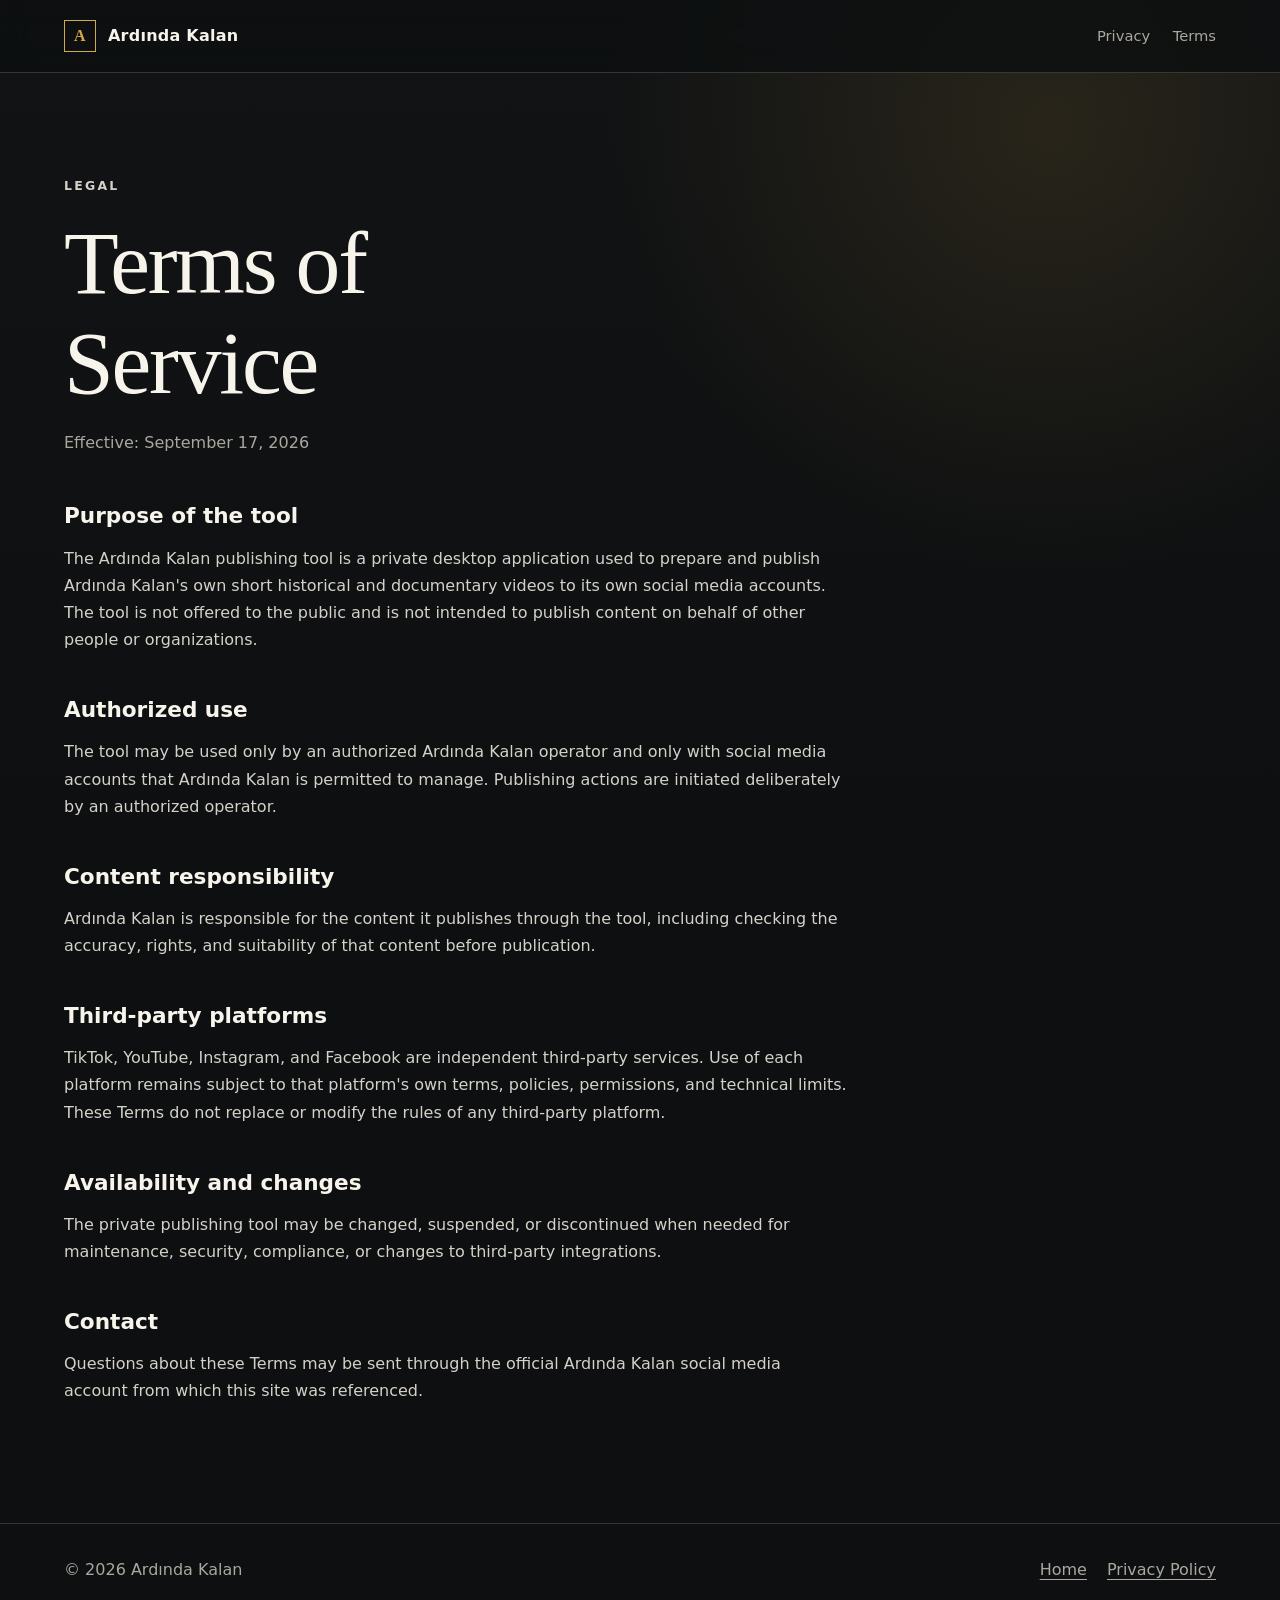
<file: terms.html>
<!doctype html>
<html lang="en">
<head>
  <meta charset="utf-8">
  <meta name="viewport" content="width=device-width, initial-scale=1">
  <title>Terms of Service — Ardında Kalan</title>
  <meta name="description" content="Terms of Service for the Ardında Kalan private content publishing tool.">
  <link rel="icon" type="image/svg+xml" href="data:image/svg+xml,%3Csvg xmlns='http://www.w3.org/2000/svg' viewBox='0 0 32 32'%3E%3Crect width='32' height='32' fill='%230d0f10'/%3E%3Cpath d='M8 25 16 6l8 19h-4l-1.7-4.5h-5L11.6 25Zm6.5-8h2.6L15.8 13Z' fill='%23d6a84b'/%3E%3C/svg%3E">
  <link rel="stylesheet" href="styles.css">
</head>
<body>
  <header class="site-header">
    <nav class="nav" aria-label="Primary navigation">
      <a class="brand" href="index.html"><span class="brand-mark" aria-hidden="true">A</span> Ardında Kalan</a>
      <div class="nav-links"><a href="privacy.html">Privacy</a><a href="terms.html" aria-current="page">Terms</a></div>
    </nav>
  </header>
  <main>
    <article class="legal">
      <p class="eyebrow">Legal</p>
      <h1>Terms of Service</h1>
      <p class="updated">Effective: September 17, 2026</p>

      <h2>Purpose of the tool</h2>
      <p>The Ardında Kalan publishing tool is a private desktop application used to prepare and publish Ardında Kalan's own short historical and documentary videos to its own social media accounts. The tool is not offered to the public and is not intended to publish content on behalf of other people or organizations.</p>

      <h2>Authorized use</h2>
      <p>The tool may be used only by an authorized Ardında Kalan operator and only with social media accounts that Ardında Kalan is permitted to manage. Publishing actions are initiated deliberately by an authorized operator.</p>

      <h2>Content responsibility</h2>
      <p>Ardında Kalan is responsible for the content it publishes through the tool, including checking the accuracy, rights, and suitability of that content before publication.</p>

      <h2>Third-party platforms</h2>
      <p>TikTok, YouTube, Instagram, and Facebook are independent third-party services. Use of each platform remains subject to that platform's own terms, policies, permissions, and technical limits. These Terms do not replace or modify the rules of any third-party platform.</p>

      <h2>Availability and changes</h2>
      <p>The private publishing tool may be changed, suspended, or discontinued when needed for maintenance, security, compliance, or changes to third-party integrations.</p>

      <h2>Contact</h2>
      <p>Questions about these Terms may be sent through the official Ardında Kalan social media account from which this site was referenced.</p>
    </article>
  </main>
  <footer class="site-footer"><div class="footer-inner"><span>© 2026 Ardında Kalan</span><div class="footer-links"><a href="index.html">Home</a><a href="privacy.html">Privacy Policy</a></div></div></footer>
</body>
</html>
</file>
<file: styles.css>
:root {
  color-scheme: dark;
  --ink: #f7f4ec;
  --muted: #aaa79f;
  --line: rgba(247, 244, 236, 0.17);
  --surface: rgba(20, 21, 22, 0.86);
  --accent: #d6a84b;
  --accent-soft: rgba(214, 168, 75, 0.14);
  --page: #0d0f10;
  --max: 72rem;
}

* { box-sizing: border-box; }

html { scroll-behavior: smooth; }

body {
  margin: 0;
  min-height: 100vh;
  color: var(--ink);
  background:
    radial-gradient(circle at 82% 8%, rgba(214, 168, 75, 0.12), transparent 28rem),
    linear-gradient(180deg, #111314 0%, var(--page) 55%);
  font-family: Inter, ui-sans-serif, system-ui, -apple-system, BlinkMacSystemFont, "Segoe UI", sans-serif;
  font-size: 1rem;
  line-height: 1.7;
}

a { color: inherit; }

.site-header {
  border-bottom: 1px solid var(--line);
  background: rgba(13, 15, 16, 0.82);
  backdrop-filter: blur(14px);
  position: sticky;
  top: 0;
  z-index: 10;
}

.nav {
  width: min(calc(100% - 2rem), var(--max));
  min-height: 4.5rem;
  margin: 0 auto;
  display: flex;
  align-items: center;
  justify-content: space-between;
  gap: 1.5rem;
}

.brand {
  display: inline-flex;
  align-items: center;
  gap: 0.75rem;
  text-decoration: none;
  font-weight: 750;
  letter-spacing: 0.015em;
}

.brand-mark {
  width: 2rem;
  height: 2rem;
  display: grid;
  place-items: center;
  border: 1px solid var(--accent);
  color: var(--accent);
  font-family: Georgia, serif;
  font-weight: 700;
}

.nav-links {
  display: flex;
  align-items: center;
  gap: 1.4rem;
  color: var(--muted);
  font-size: 0.92rem;
}

.nav-links a { text-decoration: none; }
.nav-links a:hover, .nav-links a:focus-visible { color: var(--ink); }

main {
  width: min(calc(100% - 2rem), var(--max));
  margin: 0 auto;
}

.hero {
  min-height: calc(100vh - 4.5rem);
  display: grid;
  align-content: center;
  grid-template-columns: minmax(0, 1.25fr) minmax(17rem, 0.75fr);
  gap: clamp(2rem, 7vw, 6rem);
  padding: 5rem 0;
}

.eyebrow {
  margin: 0 0 1rem;
  color: var(--accent);
  font-size: 0.78rem;
  font-weight: 750;
  letter-spacing: 0.18em;
  text-transform: uppercase;
}

h1, h2, h3 { line-height: 1.12; }

h1 {
  margin: 0;
  max-width: 12ch;
  font-family: Georgia, "Times New Roman", serif;
  font-size: clamp(3rem, 8vw, 7.2rem);
  font-weight: 500;
  letter-spacing: -0.045em;
}

.lead {
  max-width: 42rem;
  margin: 1.6rem 0 0;
  color: #d4d1c9;
  font-size: clamp(1.08rem, 2vw, 1.35rem);
}

.hero-note {
  align-self: end;
  padding: 1.5rem;
  border-left: 2px solid var(--accent);
  background: var(--accent-soft);
}

.hero-note strong {
  display: block;
  margin-bottom: 0.45rem;
  font-size: 0.9rem;
  letter-spacing: 0.08em;
  text-transform: uppercase;
}

.hero-note p { margin: 0; color: var(--muted); }

.content-block {
  display: grid;
  grid-template-columns: minmax(10rem, 0.36fr) minmax(0, 0.64fr);
  gap: clamp(2rem, 7vw, 6rem);
  padding: 5rem 0;
  border-top: 1px solid var(--line);
}

.content-block h2, .legal h1 {
  margin: 0;
  font-family: Georgia, "Times New Roman", serif;
  font-weight: 500;
  letter-spacing: -0.025em;
}

.content-block h2 { font-size: clamp(2rem, 4vw, 3.4rem); }
.content-block p { margin: 0 0 1.2rem; color: #d4d1c9; }

.platforms {
  margin: 2rem 0 0;
  padding: 0;
  display: grid;
  grid-template-columns: repeat(2, minmax(0, 1fr));
  list-style: none;
  border-top: 1px solid var(--line);
}

.platforms li {
  padding: 1rem 0;
  border-bottom: 1px solid var(--line);
  color: var(--muted);
}

.legal {
  max-width: 49rem;
  padding: clamp(4rem, 8vw, 7rem) 0;
}

.legal h1 { font-size: clamp(2.8rem, 7vw, 5.6rem); }
.legal .updated { margin: 1rem 0 3rem; color: var(--muted); }
.legal h2 { margin: 2.8rem 0 0.8rem; font-size: 1.35rem; }
.legal p, .legal li { color: #d4d1c9; }
.legal ul { padding-left: 1.2rem; }

.site-footer {
  border-top: 1px solid var(--line);
  color: var(--muted);
}

.footer-inner {
  width: min(calc(100% - 2rem), var(--max));
  margin: 0 auto;
  padding: 2rem 0;
  display: flex;
  justify-content: space-between;
  gap: 1rem;
  flex-wrap: wrap;
}

.footer-links { display: flex; gap: 1.25rem; }
.footer-links a { text-underline-offset: 0.25rem; }

@media (max-width: 720px) {
  .nav { align-items: flex-start; padding: 1rem 0; }
  .nav-links { gap: 0.8rem; flex-wrap: wrap; justify-content: flex-end; }
  .hero, .content-block { grid-template-columns: 1fr; }
  .hero { min-height: auto; padding: 5rem 0 4rem; }
  .hero-note { align-self: auto; }
  .platforms { grid-template-columns: 1fr; }
}

@media (max-width: 480px) {
  .nav { display: block; }
  .nav-links { margin-top: 0.8rem; justify-content: flex-start; }
  h1 { font-size: clamp(2.7rem, 16vw, 4.6rem); }
}


.sources-hero, .source-title { padding: clamp(4rem, 8vw, 7rem) 0 3rem; }
.sources-hero h1, .source-title h1 { margin: 0; font-family: Georgia, "Times New Roman", serif; font-size: clamp(2.8rem, 7vw, 5.8rem); font-weight: 500; letter-spacing: -0.04em; }
.sources-grid { display: grid; grid-template-columns: repeat(2, minmax(0, 1fr)); gap: 1rem; padding: 0 0 5rem; }
.source-card { min-height: 10rem; padding: 1.4rem; display: flex; flex-direction: column; justify-content: space-between; gap: .6rem; border: 1px solid var(--line); background: var(--surface); text-decoration: none; }
.source-card:hover, .source-card:focus-visible { border-color: var(--accent); transform: translateY(-2px); }
.source-card strong { font-family: Georgia, "Times New Roman", serif; font-size: 1.6rem; font-weight: 500; }
.source-card span:last-child, .source-number { color: var(--muted); }
.license-note { margin: 0 0 4rem; padding: 1.5rem; border-left: 2px solid var(--accent); background: var(--accent-soft); }
.license-note h2 { margin: 0 0 .8rem; font-family: Georgia, serif; font-size: 1.7rem; font-weight: 500; }
.license-note p { margin: .6rem 0; color: #d4d1c9; }
.breadcrumbs { display: flex; gap: .65rem; padding-top: 2rem; color: var(--muted); font-size: .92rem; }
.source-meta { display: grid; gap: .6rem; margin-top: 1.5rem; color: var(--muted); overflow-wrap: anywhere; }
.source-meta code { font-size: .78rem; }
.source-list { display: grid; gap: 1rem; padding-bottom: 5rem; }
.source-entry { padding: clamp(1rem, 3vw, 1.6rem); border: 1px solid var(--line); background: var(--surface); }
.source-entry-head { display: grid; grid-template-columns: 3.5rem 1fr; gap: 1rem; align-items: baseline; }
.source-entry-head span { color: var(--accent); font-weight: 750; }
.source-entry h2 { margin: 0; font-family: Georgia, serif; font-size: clamp(1.25rem, 3vw, 1.8rem); font-weight: 500; overflow-wrap: anywhere; }
.source-entry dl { margin: 1.2rem 0 0; display: grid; gap: .75rem; }
.source-entry dl div { display: grid; grid-template-columns: minmax(8rem, .25fr) minmax(0, .75fr); gap: 1rem; border-top: 1px solid var(--line); padding-top: .75rem; }
.source-entry dt { color: var(--muted); }
.source-entry dd { margin: 0; overflow-wrap: anywhere; }
.source-entry p { margin: 1rem 0 0; color: #d4d1c9; }
.text-link { color: var(--accent); text-underline-offset: .25rem; }
@media (max-width: 720px) { .sources-grid { grid-template-columns: 1fr; } .source-entry dl div { grid-template-columns: 1fr; gap: .2rem; } }
</file>
